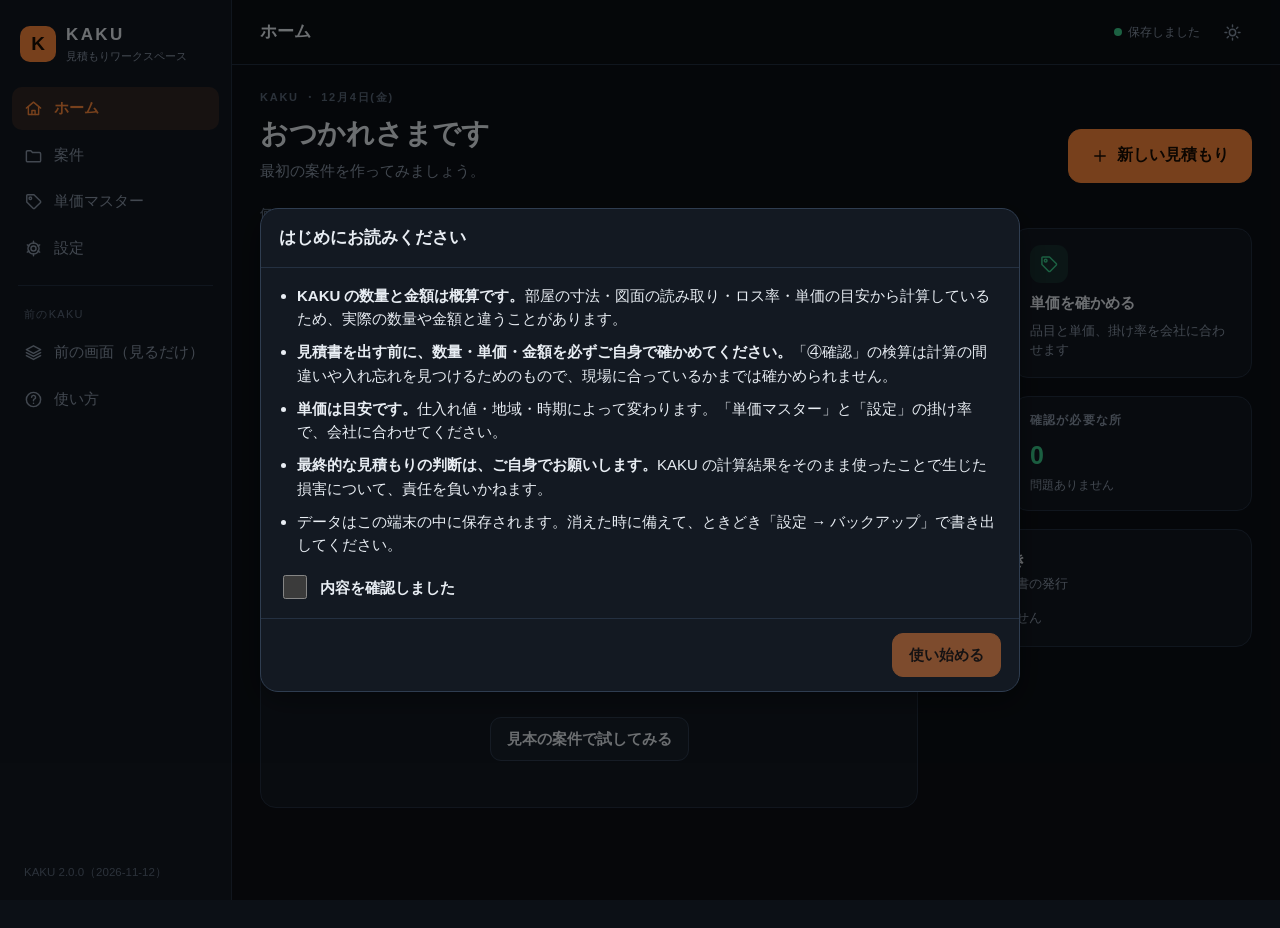
<file: index.html>
<!doctype html>
<html lang="ja" data-theme="dark">
<head>
<meta charset="utf-8">
<meta name="viewport" content="width=device-width,initial-scale=1,viewport-fit=cover">
<meta name="theme-color" content="#0c1016">
<meta name="apple-mobile-web-app-capable" content="yes">
<meta name="mobile-web-app-capable" content="yes">
<meta name="apple-mobile-web-app-status-bar-style" content="black-translucent">
<meta name="apple-mobile-web-app-title" content="KAKU">
<title>KAKU | 見積もりワークスペース</title>
<link rel="manifest" href="./manifest.json">
<link rel="icon" href="./icon-192.png">
<link rel="apple-touch-icon" href="./icon-192.png">
<link rel="stylesheet" href="./css/app.css">
<script>
  /* 画面が出る前に明るさを合わせる（ちらつき防止）。正式な設定は保存場所から読む */
  try { var t = localStorage.getItem('kaku2-theme'); if (t) document.documentElement.dataset.theme = t; } catch (e) {}
</script>
</head>
<body>
<div class="shell">
  <aside class="side" id="side"></aside>
  <div class="main">
    <header class="top" id="top"></header>
    <main class="content" id="view"><div class="empty">読み込んでいます…</div></main>
  </div>
</div>
<nav class="bottom" id="bottom"></nav>
<div id="print"></div>
<noscript>KAKU を使うには JavaScript を有効にしてください。</noscript>
<script type="module" src="./js/main.js"></script>
</body>
</html>
</file>
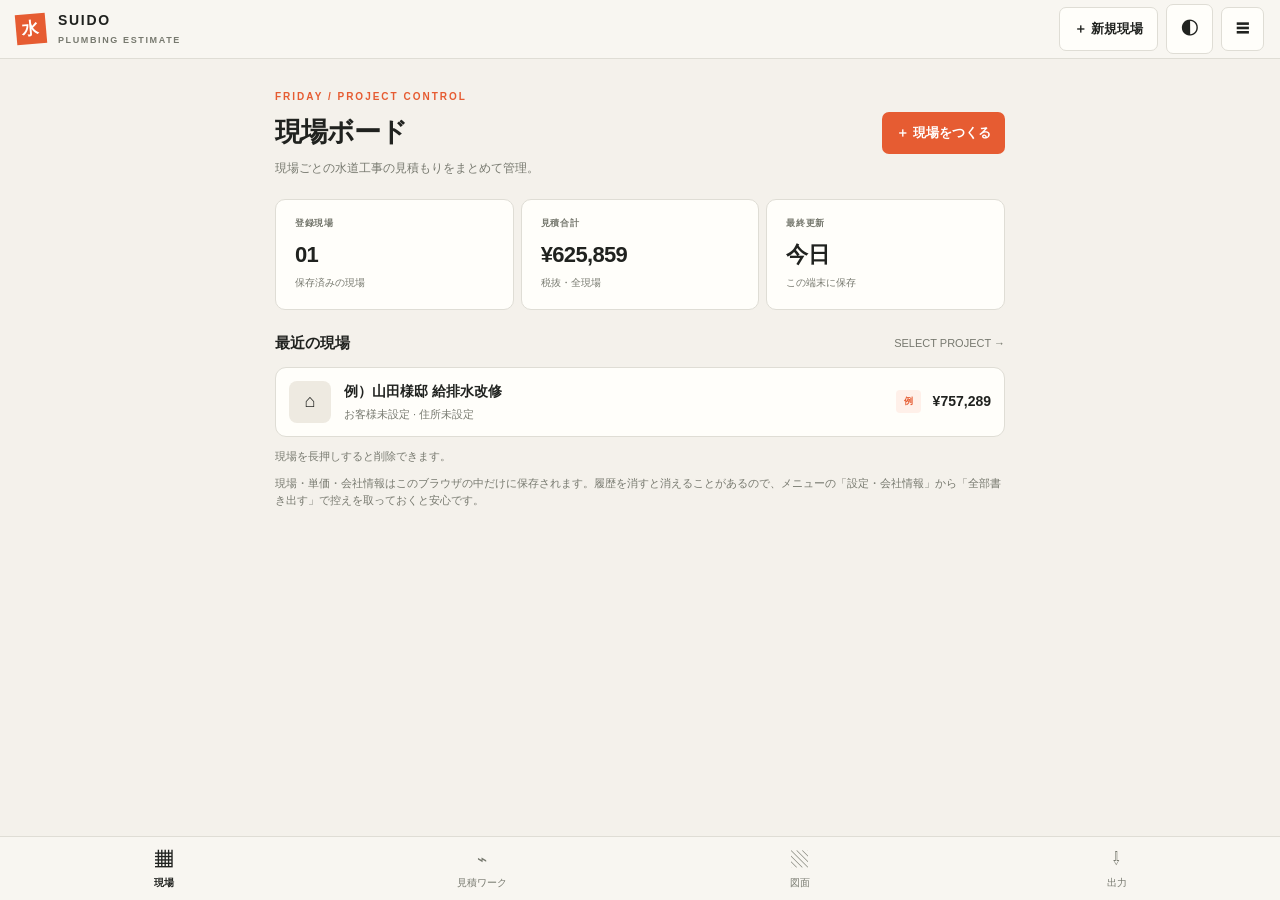
<file: suido/index.html>
<!doctype html><html lang="ja"><head><meta charset="utf-8"><meta name="viewport" content="width=device-width,initial-scale=1,maximum-scale=1,viewport-fit=cover">
<style>:root{color-scheme:light;padding-top:env(safe-area-inset-top,0px);padding-bottom:env(safe-area-inset-bottom,0px)}body{margin:0;font:14px system-ui,sans-serif;-webkit-text-size-adjust:100%}img{max-width:100%}[hidden]{display:none!important}</style>
</head><body>
<title>水道概算</title>
<link rel="manifest" href="manifest.json"><link rel="apple-touch-icon" href="icon-192.png"><meta name="theme-color" content="#f8f6f1"><meta name="apple-mobile-web-app-capable" content="yes"><meta name="apple-mobile-web-app-title" content="水道概算">
<meta name="claude:viewport-fit-sides" content="cover">
<style>
/* Layout: one phone-width column — rooms you measure on site, then the take-off by trade, then the total like the foot of an estimate sheet */
:root{
  --bg:#f2f1ee; --card:#ffffff; --fg:#22211f; --muted:#6d6a63; --line:#dedbd4;
  --ink:#1f4f66; --ink-soft:#e2edf2; --shu:#b7322c; --shu-soft:#f7e3e1;
  --f-display:"Dela Gothic One","Hiragino Sans","Noto Sans JP",sans-serif;
  --f-body:"Zen Kaku Gothic New","Hiragino Sans","Noto Sans JP",system-ui,sans-serif;
  --f-mono:"IBM Plex Mono",ui-monospace,"SF Mono",Menlo,monospace;
}
@media (prefers-color-scheme:dark){:root:not([data-theme="light"]){
  --bg:#141619; --card:#1d2024; --fg:#ebe9e4; --muted:#9c9890; --line:#30343a;
  --ink:#7fc0dd; --ink-soft:#1c3340; --shu:#f07a6f; --shu-soft:#3a1f1d; color-scheme:dark}}
:root[data-theme="dark"]{
  --bg:#141619; --card:#1d2024; --fg:#ebe9e4; --muted:#9c9890; --line:#30343a;
  --ink:#7fc0dd; --ink-soft:#1c3340; --shu:#f07a6f; --shu-soft:#3a1f1d; color-scheme:dark}
*{box-sizing:border-box}
body{background:var(--bg);color:var(--fg);font-family:var(--f-body);font-size:15px;line-height:1.6}
.wrap{max-width:600px;margin:0 auto;padding-block:20px 56px;padding-left:max(16px,env(safe-area-inset-left,0px));padding-right:max(16px,env(safe-area-inset-right,0px));display:flex;flex-direction:column;gap:20px}
h1{font-family:var(--f-display);font-size:24px;margin:0;letter-spacing:.02em}
.lead{margin:2px 0 0;color:var(--muted);font-size:13px}
h2{font-size:15px;margin:0 0 8px;font-weight:700;display:flex;align-items:center;justify-content:space-between;gap:8px}
.num{font-family:var(--f-mono);font-variant-numeric:tabular-nums}
button{font:inherit;color:inherit;cursor:pointer}
button:focus-visible,input:focus-visible,select:focus-visible{outline:2px solid var(--ink);outline-offset:2px}
input,select{font:inherit;font-size:16px;color:var(--fg);background:var(--bg);border:1px solid var(--line);border-radius:9px;padding:8px 9px;width:100%;min-width:0}
input[type=number]{font-family:var(--f-mono);text-align:right}

.total-card{background:var(--card);border:1px solid var(--line);border-radius:14px;padding:16px 18px;display:flex;flex-direction:column;gap:4px}
.total-card .label{font-size:12px;color:var(--muted);letter-spacing:.08em}
.big{font-family:var(--f-display);font-size:38px;line-height:1.1;color:var(--shu)}
.big small{font-size:16px;margin-left:4px}
.total-card .meta{font-size:12px;color:var(--muted)}

.room{background:var(--card);border:1px solid var(--line);border-radius:14px;padding:14px;display:flex;flex-direction:column;gap:10px}
.room-top{display:flex;gap:8px;align-items:center}
.room-top input{font-weight:700;font-family:var(--f-body);text-align:left}
.rm{border:1px solid var(--line);background:transparent;border-radius:9px;padding:8px 10px;color:var(--muted);font-size:13px;white-space:nowrap}
.rm.armed{background:var(--shu-soft);color:var(--shu);border-color:var(--shu)}
.dims{display:grid;grid-template-columns:repeat(3,1fr);gap:8px}
.dims2{display:grid;grid-template-columns:repeat(3,1fr);gap:8px}
.f{display:flex;flex-direction:column;gap:3px;min-width:0}
.f label{font-size:11px;color:var(--muted)}
.room-calc{display:flex;flex-wrap:wrap;gap:6px 14px;font-size:12px;color:var(--muted);border-top:1px dashed var(--line);padding-top:8px}
.room-calc b{color:var(--fg);font-family:var(--f-mono);font-weight:600}
.example{font-size:10px;background:var(--ink-soft);color:var(--ink);border-radius:4px;padding:1px 6px;font-weight:500}
.keep{display:flex;flex-direction:column;gap:6px;background:var(--bg);border-radius:10px;padding:10px}
.keep-title{font-size:12px;font-weight:700;color:var(--ink)}
.keep-row{display:grid;grid-template-columns:1fr 1fr;gap:8px}
.kin{display:flex;gap:6px}
.kin input{background:var(--card)}
.all{border:1px solid var(--line);background:var(--card);border-radius:9px;padding:0 10px;font-size:12px;color:var(--ink);white-space:nowrap}
.add{border:1px dashed var(--ink);background:transparent;color:var(--ink);border-radius:12px;padding:12px;font-weight:700}

.sheet{background:var(--card);border:1px solid var(--line);border-radius:14px;overflow:hidden}
.grp{padding:8px 14px;background:var(--ink-soft);color:var(--ink);font-size:12px;font-weight:700;letter-spacing:.06em}
.line{display:grid;grid-template-columns:22px 1fr auto;gap:4px 10px;padding:10px 14px;border-top:1px solid var(--line);align-items:center}
.line.off{opacity:.45}
.line input[type=checkbox]{width:18px;height:18px;padding:0;accent-color:var(--ink)}
.line .nm{font-weight:500;min-width:0}
.line .nm small{display:block;color:var(--muted);font-size:11px;font-family:var(--f-mono)}
.line .amt{font-family:var(--f-mono);font-weight:600;text-align:right}
.line .price{grid-column:2/4;display:flex;align-items:center;gap:6px;font-size:12px;color:var(--muted)}
.line .price input{width:90px;padding:5px 7px;font-size:14px}
.lump{display:grid;grid-template-columns:1fr auto 28px;gap:8px;padding:8px 14px;border-top:1px solid var(--line);align-items:center}
.lump .ln{font-family:var(--f-body);text-align:left;padding:6px 8px;font-size:14px}
.lamt{display:flex;align-items:center;gap:4px;font-size:12px;color:var(--muted)}
.lamt input{width:100px;padding:6px 7px;font-size:14px}
.lx{width:28px;height:28px;border:0;background:transparent;color:var(--muted);font-size:16px;border-radius:8px}
.ladd{display:block;width:100%;border:0;border-top:1px solid var(--line);background:transparent;color:var(--ink);padding:10px;font-weight:700;font-size:14px}
.line .price{flex-wrap:wrap}
.line .price .qty{width:70px}
.foot{padding:12px 14px;border-top:2px solid var(--fg);display:flex;flex-direction:column;gap:6px}
.fr{display:flex;justify-content:space-between;align-items:center;gap:8px;font-size:14px}
.fr .num{font-weight:600}
.fr input{width:64px;padding:4px 6px;font-size:14px}
.fr.grand{font-size:17px;font-weight:700;color:var(--shu)}
.note{font-size:12px;color:var(--muted)}
.settings{background:var(--card);border:1px solid var(--line);border-radius:14px;padding:14px;display:grid;grid-template-columns:1fr 1fr;gap:10px}
.settings .note{grid-column:1/-1}
details summary{cursor:pointer;font-weight:700;font-size:15px;margin-bottom:8px}
.reset{border:1px solid var(--line);background:transparent;border-radius:9px;padding:8px 12px;font-size:13px;color:var(--muted)}
.ck{width:24px;height:24px;padding:0;border:2px solid var(--ink);border-radius:6px;background:var(--card);display:grid;place-items:center;touch-action:manipulation}
.ck[aria-checked="true"]{background:var(--ink)}
.ck[aria-checked="true"]::after{content:"";width:6px;height:11px;border:solid var(--card);border-width:0 2.5px 2.5px 0;transform:translateY(-1px) rotate(45deg)}
.line{grid-template-columns:24px 1fr auto}
.line .nm{cursor:pointer}
.both{display:flex;align-items:center;gap:10px;font-size:13px}
.both span{cursor:pointer}
.both .ml{cursor:pointer}
.netrow{display:flex;flex-wrap:wrap;align-items:center;gap:6px}
.netlabel{font-size:12px;color:var(--muted);margin-right:2px}
.netbtn{font-size:12px;text-decoration:none;color:var(--ink);border:1px solid var(--ink);border-radius:999px;padding:3px 10px}
.netadd{font-size:12px;border:1px dashed var(--line);background:transparent;border-radius:999px;padding:3px 10px;color:var(--fg)}
.sbox{position:relative}
.sbox input{padding-right:40px}
.sclear{position:absolute;right:6px;top:50%;transform:translateY(-50%);width:28px;height:28px;border:0;border-radius:50%;background:var(--line);color:var(--fg);font-size:16px;line-height:1;padding:0;display:grid;place-items:center}
.pcat.fold{display:flex;align-items:center;gap:10px;width:100%;border:0;border-bottom:1px solid var(--line);text-align:left;font-size:14px;letter-spacing:.02em;padding:12px max(16px,env(safe-area-inset-left,0px));cursor:pointer}
.pcat.fold .pm{flex:none;width:22px;height:22px;border-radius:6px;background:var(--card);color:var(--ink);display:grid;place-items:center;font-size:15px;font-weight:700}
.pcat.fold .fn{flex:1}
.pcat.fold .fc{font-size:11px;font-weight:500;color:var(--muted)}
.pcat.fold .fc b{color:var(--shu);font-weight:700}
.matsHead{display:flex;align-items:center;gap:10px;width:100%;text-align:left;background:var(--ink-soft);color:var(--ink);border:0;border-radius:10px;padding:10px 12px;font-weight:700;font-size:14px}
.matsHead .pm{flex:none;width:22px;height:22px;border-radius:6px;background:var(--card);display:grid;place-items:center;font-size:15px}
.matsHead .fn{flex:1}
.matsHead .fc{font-size:11px;font-weight:500;color:var(--muted)}
.errbar{position:fixed;left:0;right:0;top:0;z-index:80;display:flex;gap:10px;align-items:flex-start;background:var(--shu);color:#fff;
  padding:calc(10px + env(safe-area-inset-top,0px)) max(16px,env(safe-area-inset-right,0px)) 12px max(16px,env(safe-area-inset-left,0px));box-shadow:0 4px 16px rgba(0,0,0,.25)}
.errbar[hidden]{display:none!important}
.errtxt{flex:1;display:flex;flex-direction:column;gap:2px;font-size:13px;min-width:0}
.errtxt b{font-size:15px}
.errtxt small{opacity:.85;font-family:var(--f-mono);font-size:11px;word-break:break-all}
#errClose{flex:none;border:1px solid rgba(255,255,255,.7);background:transparent;color:#fff;border-radius:8px;padding:6px 10px;font-size:13px}
.topbar{display:flex;align-items:flex-start;gap:12px}
.menu-btn{flex:none;width:44px;height:44px;border-radius:12px;border:1px solid var(--line);background:var(--card);display:grid;place-items:center;padding:0}
.menu-btn span{display:block;width:18px;height:2px;background:var(--fg);border-radius:2px;box-shadow:0 6px 0 var(--fg),0 -6px 0 var(--fg)}
.warn{display:flex;align-items:center;justify-content:space-between;gap:10px;background:var(--shu-soft);color:var(--shu);border-radius:10px;padding:8px 12px;font-size:13px;font-weight:500}
.warn button{border:1px solid var(--shu);background:transparent;color:var(--shu);border-radius:8px;padding:4px 10px;font-size:12px;white-space:nowrap}
.mats{display:grid;grid-template-columns:1fr 1fr;gap:8px}
.mats .f.wide{grid-column:1/-1}
.pick{display:flex;align-items:center;justify-content:space-between;gap:6px;text-align:left;width:100%;min-width:0;background:var(--bg);border:1px solid var(--line);border-radius:9px;padding:7px 9px;font-size:14px}
.pick .pn{min-width:0;overflow:hidden;text-overflow:ellipsis;white-space:nowrap}
.pick .pn small{color:var(--muted);margin-left:4px;font-size:11px}
.pick .chev{color:var(--muted);flex:none}
.pick.none .pn{color:var(--muted)}
.line .amt.unset{color:var(--shu);font-family:var(--f-body);font-size:12px;font-weight:500}
.xline{display:grid;grid-template-columns:1fr auto 28px;gap:4px 10px;padding:10px 14px;border-top:1px solid var(--line);align-items:center}
.xline .nm{min-width:0;font-weight:500}
.xline .nm small{display:block;color:var(--muted);font-size:11px}
.xline .ctl{grid-column:1/3;display:flex;align-items:center;gap:6px;font-size:12px;color:var(--muted);flex-wrap:wrap}
.xline .ctl input{width:80px;padding:5px 7px;font-size:14px}
.xline .amt{font-family:var(--f-mono);font-weight:600;text-align:right}
.xline .amt.unset{color:var(--shu);font-family:var(--f-body);font-size:12px;font-weight:500}

.jobs{display:flex;gap:6px;overflow-x:auto;padding-bottom:4px;scrollbar-width:none}
.jobs::-webkit-scrollbar{display:none}
.job{flex:none;max-width:12em;overflow:hidden;text-overflow:ellipsis;white-space:nowrap;border:1px solid var(--line);background:var(--card);border-radius:10px;padding:7px 12px;font-size:13px}
.job[aria-pressed="true"]{background:var(--ink);border-color:var(--ink);color:var(--card);font-weight:700}
.job.new{border-style:dashed;color:var(--ink)}
.jobhead{display:flex;flex-direction:column;gap:8px}
.jobhead #jobName{font-family:var(--f-body);text-align:left;font-size:18px;font-weight:700;background:var(--card)}
.jobact{display:flex;gap:8px;flex-wrap:wrap}
.act.paper{flex:none;width:auto;padding:9px 8px;font-size:13px}
.totbar{position:fixed;left:0;right:0;bottom:0;z-index:40;background:var(--card);border-top:1px solid var(--line);box-shadow:0 -2px 10px rgba(0,0,0,.06);padding:8px max(14px,env(safe-area-inset-right,0px)) calc(8px + env(safe-area-inset-bottom,0px)) max(14px,env(safe-area-inset-left,0px))}
.tb-in{max-width:720px;margin:0 auto;display:flex;align-items:center;justify-content:space-between;gap:10px}
.tb-l{display:flex;flex-direction:column;min-width:0}
.tb-label{font-size:11px;color:var(--muted);letter-spacing:.06em}
.tb-meta{font-size:clamp(10px,2.8vw,12px);color:var(--muted);white-space:nowrap;overflow:hidden;text-overflow:ellipsis}
.tb-big{font-size:clamp(22px,6.5vw,28px);font-weight:700;font-variant-numeric:tabular-nums;white-space:nowrap;color:var(--shu,#c0392b)}
.tb-big small{font-size:13px;margin-left:2px}
.wrap{padding-bottom:calc(84px + env(safe-area-inset-bottom,0px))!important}
.impcard{border:1px solid var(--line);border-radius:12px;background:var(--card);padding:clamp(8px,2.5vw,12px);display:flex;flex-direction:column;gap:6px}
.improw{display:flex;gap:8px;align-items:center}
.redhint{color:#c62828;font-weight:700;font-size:clamp(11px,3.1vw,13px);margin:0;line-height:1.4}
@media (prefers-color-scheme: dark){.redhint{color:#ff6b6b}}
.qbtn{flex:none;width:32px;height:32px;border-radius:50%;border:2px solid currentColor;background:transparent;color:inherit;font-weight:700;font-size:15px;padding:0;line-height:1}
.impguide{border:1px solid var(--line);border-radius:8px;padding:4px 8px;font-size:clamp(11px,3.2vw,13px)}
.impguide table{border-collapse:collapse;width:100%}
.impguide td{padding:5px 4px;border-bottom:1px solid var(--line);vertical-align:top;text-align:left}
.impguide .gr{font-size:16px;font-weight:700;width:1.5em;text-align:center}
.filebtn{position:relative;flex:1;min-width:0;display:flex;align-items:center;justify-content:center;border-radius:10px;padding:9px 10px;font-weight:700;font-size:clamp(13px,3.6vw,15px);background:var(--ink);color:var(--card);cursor:pointer;white-space:nowrap}
.filebtn input{position:absolute;inset:0;opacity:0;cursor:pointer}
.impunit{display:flex;gap:6px;align-items:center;flex-wrap:wrap;font-size:12px}
.impunit select{width:auto;min-width:5em;padding:4px 8px;font-size:13px;flex:none}
.impunit label{font-size:12px;color:inherit}
.imprm{border:1px solid var(--line);border-radius:10px;padding:6px 8px;margin-top:6px;display:flex;flex-direction:column;gap:4px}
.imprm.off{opacity:.5}
.imptop{display:flex;gap:6px;align-items:center}
.imptop input{flex:1;min-width:0;font-weight:700;font-size:15px;text-align:left}
.impgrid{display:grid;grid-template-columns:repeat(auto-fit,minmax(min(30%,96px),1fr));gap:4px}
.impgrid label{font-size:10px}
.impgrid input{font-size:14px;padding:6px;min-width:0;width:100%}
.impreplace{display:flex;gap:6px;align-items:center;margin:6px 0;font-size:12px}
.rgtools{display:flex;flex-wrap:wrap;gap:6px 12px;align-items:center;font-size:12px;margin-top:4px}
.rgtools select,.rgtools input{width:auto;min-width:0;padding:4px 6px;font-size:13px}
.rgtools input[type=number]{width:4.5em}
.rgzoom{margin-left:auto;display:flex;gap:4px}.rgzoom button{width:36px;height:32px;border:1px solid var(--line);border-radius:8px;background:var(--card);font-size:16px}
.rgview{max-height:60vh;overflow:auto;border:1px solid var(--line);border-radius:8px;background:#fff;margin-top:6px;-webkit-overflow-scrolling:touch}
.rgview svg{display:block;height:auto}
.rgview line{stroke:#555;stroke-width:1;vector-effect:non-scaling-stroke}
.rgview .rgoff line{stroke:#bbb;stroke-dasharray:2 2}
.rgview .rgfill rect{fill:rgba(216,90,40,.42);stroke:none}
.rgview svg{cursor:pointer}
.rgview text{fill:#1f6fb2;font-weight:700;text-anchor:middle;dominant-baseline:middle;cursor:pointer;paint-order:stroke;stroke:#fff;stroke-width:3px;vector-effect:non-scaling-stroke}
.rgview text.on{fill:#b23b0e}
.rgsum{display:flex;justify-content:space-between;flex-wrap:wrap;gap:6px;font-size:13px;margin-top:6px}
.rgno{flex:none;min-width:1.8em;height:1.8em;border-radius:50%;background:#b23b0e;color:#fff;font-weight:700;font-size:12px;display:flex;align-items:center;justify-content:center}
.rggroups{margin-top:8px;font-size:12px}.rggroups summary{font-weight:700;padding:6px 0;cursor:pointer}
.rgg{display:flex;gap:6px;align-items:center;padding:4px 0;border-bottom:1px solid var(--line)}
.rgg .gn{flex:1;min-width:0;overflow:hidden;text-overflow:ellipsis;white-space:nowrap}.rgg .gl{font-variant-numeric:tabular-nums;white-space:nowrap}
.swp{display:inline-block;margin-left:6px;font-size:10px;font-weight:700;padding:0 5px;border-radius:4px;border:1px solid currentColor;opacity:.8}
.line .chg{color:var(--muted);font-weight:400}
.docbox{border:1px solid var(--line);border-radius:12px;background:var(--card);padding:4px 12px}
.docbox summary{font-size:13px;font-weight:700;padding:8px 0;cursor:pointer}
.docgrid{display:grid;grid-template-columns:1fr 1fr;gap:8px;padding-bottom:10px}
.docgrid .wide{grid-column:1/-1}
.docgrid input,.docgrid select,.docgrid textarea,.cogrid input,.cogrid textarea{font-family:var(--f-body);text-align:left;font-size:15px;width:100%;border:1px solid var(--line);border-radius:8px;padding:8px 10px;background:var(--bg,#fff);color:inherit}
.docgrid textarea,.cogrid textarea{min-height:64px;resize:vertical}
.cogrid{display:grid;grid-template-columns:1fr 1fr;gap:8px}
.cogrid .wide{grid-column:1/-1}
.act{border:1px solid var(--line);background:var(--card);border-radius:10px;padding:9px 12px;font-size:13px}
.act.strong{flex:1;background:var(--ink);border-color:var(--ink);color:var(--card);font-weight:700}
.act.armed{background:var(--shu-soft);color:var(--shu);border-color:var(--shu)}
.act:disabled{opacity:.6}
.overlay{position:fixed;inset:0;z-index:50;background:rgba(10,12,14,.45);display:flex}
.panel{background:var(--card);color:var(--fg);display:flex;flex-direction:column;width:100%;max-width:520px;height:100%;padding-top:env(safe-area-inset-top,0px);padding-bottom:env(safe-area-inset-bottom,0px)}
[hidden]{display:none!important}
.overlay[hidden]{display:none!important}
.overlay.sheet-mode{align-items:flex-end;justify-content:center}
.overlay.sheet-mode .panel{height:82%;border-radius:16px 16px 0 0;padding-top:0}
.ph{display:flex;align-items:center;gap:10px;padding:14px max(16px,env(safe-area-inset-left,0px)) 10px;border-bottom:1px solid var(--line)}
.ph h3{margin:0;font-size:16px;flex:1}
.close{border:1px solid var(--line);background:var(--bg);border-radius:10px;padding:6px 12px;font-size:14px}
.psearch{padding:10px max(16px,env(safe-area-inset-left,0px));display:flex;flex-direction:column;gap:8px;border-bottom:1px solid var(--line)}
.psearch input{font-family:var(--f-body);text-align:left}
.chiprow{display:flex;gap:6px;overflow-x:auto;padding-bottom:2px}
.chip{flex:none;border:1px solid var(--line);background:var(--bg);border-radius:999px;padding:4px 11px;font-size:12px}
.chip[aria-pressed="true"]{background:var(--ink);border-color:var(--ink);color:var(--card)}
.plist{flex:1;overflow-y:auto;-webkit-overflow-scrolling:touch}
.pcat{position:sticky;top:0;background:var(--ink-soft);color:var(--ink);font-size:11px;font-weight:700;letter-spacing:.06em;padding:6px max(16px,env(safe-area-inset-left,0px))}
.popt{display:flex;flex-direction:column;align-items:flex-start;gap:1px;width:100%;text-align:left;border:0;border-bottom:1px solid var(--line);background:transparent;padding:11px max(16px,env(safe-area-inset-left,0px))}
.popt small{color:var(--muted);font-size:12px}
.popt.cur{background:var(--ink-soft)}
.mrow{display:grid;grid-template-columns:1fr auto;gap:2px 10px;align-items:center;padding:10px max(16px,env(safe-area-inset-left,0px));border-bottom:1px solid var(--line)}
.mrow .nm{min-width:0;font-size:14px;font-weight:500}
.mrow .nm small{display:block;color:var(--muted);font-size:11px;font-weight:400}
.mrow .pin{display:flex;align-items:center;gap:4px;font-size:11px;color:var(--muted)}
.mrow .pin input{width:96px;padding:6px 7px;font-size:15px}
.mrow .del{grid-column:1/-1;justify-self:start;border:0;background:transparent;color:var(--shu);font-size:12px;padding:0}
.mrow.unset .pin input{border-color:var(--shu)}
.tag{display:inline-block;margin-left:6px;font-size:10px;background:var(--ink-soft);color:var(--ink);border-radius:4px;padding:0 5px}
.tag.est{background:var(--shu-soft);color:var(--shu)}
.msec{padding:14px max(16px,env(safe-area-inset-left,0px));display:flex;flex-direction:column;gap:10px;border-bottom:1px solid var(--line)}
.msec h4{margin:0;font-size:14px}
.g2{display:grid;grid-template-columns:1fr 1fr;gap:8px}
.primary{background:var(--ink);color:var(--card);border:0;border-radius:10px;padding:10px;font-weight:700}
.empty-list{padding:24px 16px;color:var(--muted);font-size:13px;text-align:center}
</style>
<style>
/* 水道概算の追加分 */
.seg{display:flex;border:1px solid var(--line);border-radius:9px;overflow:hidden}
.seg button{flex:1;border:0;background:var(--bg);padding:7px 4px;font-size:13px;white-space:nowrap}
.seg button[aria-pressed="true"]{background:var(--ink);color:var(--card);font-weight:700}
.sysbadge{flex:none;font-size:12px;font-weight:700;border-radius:6px;padding:3px 8px;color:#fff}
.sys-w{background:#2f7fc1}.sys-h{background:#d0573e}.sys-d{background:#6b6f76}.sys-v{background:#8a7a5c}.sys-r{background:#3c9a8c}
.run{border-left:5px solid var(--line)}
.run.s-w{border-left-color:#2f7fc1}.run.s-h{border-left-color:#d0573e}.run.s-d{border-left-color:#6b6f76}.run.s-v{border-left-color:#8a7a5c}.run.s-r{border-left-color:#3c9a8c}
.g3{display:grid;grid-template-columns:repeat(3,1fr);gap:8px}
.chk{display:flex;flex-wrap:wrap;gap:8px 16px}
.quick{display:flex;flex-wrap:wrap;gap:6px}
.quick button{border:1px solid var(--ink);color:var(--ink);background:transparent;border-radius:999px;padding:5px 12px;font-size:13px}
.line .price .auto{font-size:11px;color:var(--ink);border:0;background:transparent;padding:0 2px;text-decoration:underline}
.line .nm .rn{display:block;color:var(--muted);font-size:11px;font-family:var(--f-body)}
.intro{background:var(--ink-soft);color:var(--ink);border-radius:12px;padding:10px 12px;font-size:13px;display:flex;gap:10px;align-items:flex-start;justify-content:space-between}
.intro button{flex:none;border:1px solid var(--ink);background:transparent;color:var(--ink);border-radius:8px;padding:4px 10px;font-size:12px}
.jf{display:grid;grid-template-columns:1fr 1fr 1fr;gap:6px}
.jf .f label{font-size:10px}
.cadd{display:grid;grid-template-columns:1fr 1fr;gap:8px}
.cadd .wide{grid-column:1/-1}

/* ===== KAKUと同じ見た目（水道版） ===== */
:root,:root:not([data-theme="light"]),:root[data-theme="dark"]{
  --bg:#f4f1eb;--card:#fffefa;--fg:#20221f;--muted:#77796f;--line:#dfddd5;
  --ink:#20221f;--ink-soft:#efebe3;--shu:#e65c32;--shu-soft:#fff0e9;--green:#496b58;
  --f-display:-apple-system,BlinkMacSystemFont,"Hiragino Kaku Gothic ProN","Hiragino Sans",Meiryo,sans-serif;
  --f-body:-apple-system,BlinkMacSystemFont,"Hiragino Kaku Gothic ProN","Hiragino Sans",Meiryo,sans-serif;
  --f-mono:-apple-system,BlinkMacSystemFont,"Hiragino Kaku Gothic ProN",sans-serif;color-scheme:light}
body{background:var(--bg);color:var(--fg);font-size:14px;line-height:1.5}
.top{height:58px;padding:0 16px;padding-top:env(safe-area-inset-top,0px);box-sizing:content-box;display:flex;align-items:center;justify-content:space-between;border-bottom:1px solid var(--line);background:#f8f6f1;position:sticky;top:0;z-index:30}
.brand{display:flex;align-items:center;gap:12px;font-weight:850;letter-spacing:.12em}
.mark{width:30px;height:30px;background:var(--shu);color:#fff;display:grid;place-items:center;font-size:17px;font-weight:900;transform:rotate(-5deg)}
.brand small{display:block;color:var(--muted);font-size:9px;letter-spacing:.18em;font-weight:600;margin-top:3px}
.topright{display:flex;align-items:center;gap:8px}
.btn{border:0;border-radius:7px;padding:11px 14px;background:var(--ink);color:#fff;font-weight:750;font-size:13px;white-space:nowrap}
.btn.orange{background:var(--shu)}.btn.light{background:var(--card);color:var(--ink);border:1px solid var(--line)}.btn.ghost{background:transparent;color:var(--muted);padding:8px}
.app{max-width:760px;margin:0 auto;padding:22px max(15px,env(safe-area-inset-left,0px)) calc(150px + env(safe-area-inset-bottom,0px)) max(15px,env(safe-area-inset-right,0px))}
.eyebrow{font-size:10px;letter-spacing:.2em;color:var(--shu);font-weight:850}
.headline{display:flex;justify-content:space-between;align-items:flex-start;gap:14px;margin:8px 0 22px}
.headline h1,.workhead h1{font-family:var(--f-body);font-size:27px;letter-spacing:-.04em;margin:0;font-weight:850}
.workhead h1{font-size:24px;margin:4px 0 2px;word-break:break-all}
.sub{color:var(--muted);font-size:12px;margin-top:6px}
.stats{display:grid;grid-template-columns:repeat(3,1fr);gap:7px;margin-bottom:22px}
.stat{background:var(--card);border:1px solid var(--line);border-radius:10px;padding:12px}
.stat label{display:block;color:var(--muted);font-size:9px;font-weight:700;letter-spacing:.08em}
.stat strong{display:block;font-size:18px;margin-top:8px;letter-spacing:-.03em;word-break:break-all}
.stat small{color:var(--muted);font-size:10px}
.sectionhead{display:flex;justify-content:space-between;align-items:center;gap:8px;margin:0 0 12px}
.sectionhead h2{font-size:15px;margin:0;font-weight:850;display:block}
.sectionhead h2 .note{font-weight:500;margin-left:4px}
.dash .sectionhead{margin-top:6px}
.project{background:var(--card);border:1px solid var(--line);border-radius:11px;padding:13px;display:flex;align-items:center;justify-content:space-between;gap:12px;margin-bottom:9px;cursor:pointer;-webkit-touch-callout:none;-webkit-user-select:none;user-select:none;transition:transform .15s,box-shadow .15s}
.project.pressing{transform:scale(.97);box-shadow:0 0 0 2px var(--shu) inset}
.project-left{display:flex;align-items:center;gap:13px;min-width:0}
.project-icon{flex:none;width:42px;height:42px;border-radius:8px;background:#eeeae1;display:grid;place-items:center;font-size:18px}
.project h3{font-size:14px;margin:0 0 4px;overflow:hidden;text-overflow:ellipsis;white-space:nowrap}
.project p{margin:0;color:var(--muted);font-size:11px}
.pright{display:flex;align-items:center;gap:12px;flex:none}
.ptag{font-size:9px;background:#edf1e9;color:var(--green);padding:5px 8px;border-radius:4px;font-weight:800}
.ptag.ex{background:var(--shu-soft);color:var(--shu)}
.money{font-weight:850;font-size:14px;white-space:nowrap}
.mini{font-size:11px;color:var(--muted)}
.workspace{display:none}.workspace.show{display:block}.dash.hide{display:none}
.back{border:0;background:none;padding:0;color:var(--muted);font-size:12px;font-weight:700;margin-bottom:14px}
.workhead{margin-bottom:12px}
.tabs{display:flex;gap:2px;border-bottom:1px solid var(--line);margin:12px 0 16px;overflow-x:auto;scrollbar-width:none;position:sticky;top:calc(58px + env(safe-area-inset-top,0px));background:var(--bg);z-index:20}
.tabs::-webkit-scrollbar{display:none}
.tab{border:0;background:none;padding:12px 13px;color:var(--muted);font-size:13px;font-weight:750;white-space:nowrap;border-bottom:2px solid transparent}
.tab.on{color:var(--shu);border-color:var(--shu)}
.tpanel{display:none}.tpanel.on{display:block}
.card{background:var(--card);border:1px solid var(--line);border-radius:10px;padding:16px;margin-bottom:13px}
.card>.note{margin:8px 0 0}
.stack{display:flex;flex-direction:column;gap:12px}
.room{background:#fff;border-radius:9px;border:1px solid var(--line)}
.add{display:block;width:100%;margin-top:12px;border:1px dashed #c8c4b9;background:#faf9f5;color:var(--ink);border-radius:9px;padding:13px;font-weight:750}
input,select{background:#fff;border-radius:6px}
.seg button[aria-pressed="true"]{background:var(--ink)}
.quick{display:flex;flex-wrap:wrap;gap:6px;margin-bottom:6px}
.quick button{border:1px solid var(--line);color:var(--ink);background:#fff;border-radius:999px;padding:7px 12px;font-size:13px;font-weight:650}
#quickSpecial button{border-color:var(--shu);color:var(--shu);background:var(--shu-soft)}
.grp{background:var(--ink-soft);color:var(--ink)}
.intro{background:var(--shu-soft);color:var(--fg);margin-bottom:10px}
.intro button{border-color:var(--shu);color:var(--shu)}
.warn{margin-bottom:10px}
.jobhead{display:flex;flex-direction:column;gap:10px}
.jobhead #jobName{font-size:17px;font-weight:700}
.act.strong{background:var(--shu);border-color:var(--shu);color:#fff}
.docbox{border:0;padding:0;background:transparent}
.mobilebar{display:flex;position:fixed;bottom:0;left:0;right:0;background:#f8f6f1;border-top:1px solid var(--line);justify-content:space-around;padding:9px 5px calc(9px + env(safe-area-inset-bottom,0px));z-index:35}
.mobilebar button{border:0;background:none;color:var(--muted);font-size:10px;display:grid;gap:3px;justify-items:center;min-width:60px}
.mobilebar button.on{color:var(--ink);font-weight:800}
.mobilebar span{font-size:17px}
.totbar{position:fixed;left:12px;right:12px;bottom:calc(64px + env(safe-area-inset-bottom,0px));z-index:34;background:var(--ink);color:#fff;border-radius:12px;padding:10px 14px;display:flex;align-items:center;justify-content:space-between;gap:10px;box-shadow:0 10px 26px #20221f40;border:0;max-width:736px;margin:0 auto;cursor:pointer}
.totbar[hidden]{display:none!important}
.tb-l{display:flex;align-items:baseline;gap:10px;min-width:0;flex-direction:row}
.tb-label{font-size:11px;color:#b9bbb2;letter-spacing:.04em;white-space:nowrap}
.tb-big{font-size:22px;font-weight:850;color:#fff;letter-spacing:-.02em;white-space:nowrap}
.tb-big small{font-size:12px;margin-left:2px;color:#d4d5ce}
.tb-meta{font-size:11px;color:#d4d5ce;white-space:nowrap;overflow:hidden;text-overflow:ellipsis}
.toast{position:fixed;bottom:calc(130px + env(safe-area-inset-bottom,0px));left:50%;transform:translateX(-50%);background:#20221f;color:#fff;padding:11px 18px;border-radius:30px;font-size:12px;z-index:90;opacity:0;pointer-events:none;transition:.2s;max-width:86vw;text-align:center}
.toast.show{opacity:1}
.overlay#askBox{align-items:center;justify-content:center;z-index:95}
.askin{background:var(--card);border-radius:12px;padding:18px;width:min(340px,88vw);display:flex;flex-direction:column;gap:14px}
.askin p{margin:0;font-size:14px;line-height:1.6;white-space:pre-line}
.askbtn{display:flex;gap:8px;justify-content:flex-end}
.lenrow{display:flex;gap:6px;align-items:flex-end}
.lenrow .f{flex:1}
.measure{flex:none;border:1px solid var(--line);background:#faf9f5;border-radius:6px;padding:8px 10px;font-size:12px;font-weight:700;color:var(--ink);white-space:nowrap}
.layers{display:flex;flex-direction:column;gap:6px}
.layers .lt{font-size:11px;color:var(--muted)}
.lay{display:grid;grid-template-columns:1fr auto;gap:6px;align-items:center}
.laddb{align-self:flex-start;border:0;background:none;color:var(--muted);font-size:12px;font-weight:700;padding:4px 0}
.hchk{display:flex;flex-wrap:wrap;gap:8px 16px}
/* なぞって長さ */
.trbar{display:flex;flex-wrap:wrap;gap:6px;align-items:center;margin:8px 0}
.trview{position:relative;overflow:auto;max-height:62vh;border:1px solid var(--line);border-radius:8px;background:#e9e6de;-webkit-overflow-scrolling:touch;touch-action:pan-x pan-y}
.trview svg{display:block}
.trhint{font-size:13px;font-weight:700;margin:6px 0}
.trlen{font-size:22px;font-weight:850}
.trfile{position:relative;display:inline-flex;align-items:center;justify-content:center;border:1px dashed #c8c4b9;border-radius:10px;padding:28px 14px;background:#faf9f5;text-align:center;width:100%;flex-direction:column;gap:4px}
.trfile input{position:absolute;inset:0;opacity:0}
.trrow{display:grid;grid-template-columns:1fr auto auto;gap:8px;align-items:center;padding:8px 0;border-top:1px solid var(--line);font-size:13px}
.helpsec{border-bottom:1px solid var(--line);padding:4px 0}.helpsec summary{font-weight:700;padding:10px 0;cursor:pointer}.helpsec p{margin:0 0 10px;font-size:13px;line-height:1.7}
@media(min-width:761px){.app{padding-top:30px}.stat{padding:17px 19px}.stat strong{font-size:22px}}
.jobact .act{white-space:nowrap}
.estmark{margin-left:6px;font-size:10px;font-weight:700;color:var(--shu);background:var(--shu-soft);border-radius:4px;padding:1px 5px}
.tb-l{gap:8px}.tb-meta{max-width:42%;font-size:10px}
@media(max-width:400px){.tb-big{font-size:20px}}

/* 合計バー：原価と見積金額の2段、利益%をその場で変える */
.totbar{flex-direction:column;align-items:stretch;gap:4px;padding:9px 12px 8px;cursor:default}
.tb-row{display:flex;align-items:center;justify-content:space-between;gap:8px}
.tb-cost{font-size:12px;color:#d4d5ce;border-bottom:1px solid #ffffff22;padding-bottom:5px;cursor:pointer}
.tb-cv{font-weight:750;color:#fff;font-size:14px}.tb-cv small{font-size:11px;color:#d4d5ce;margin-left:2px}
.tb-main .tb-l{display:flex;flex-direction:column;gap:0;cursor:pointer;min-width:0}
.tb-main .tb-label{font-size:10px}
.mk{display:flex;align-items:center;gap:4px;flex:none;background:#ffffff14;border-radius:9px;padding:3px}
.mkb{width:34px;height:34px;border:0;border-radius:7px;background:#ffffff22;color:#fff;font-size:18px;font-weight:700;padding:0}
.mkl{display:flex;align-items:center;gap:3px;font-size:11px;color:#d4d5ce;font-weight:700}
.mkl input{width:46px;padding:5px 4px;font-size:16px;font-weight:800;text-align:center;border:0;border-radius:6px;background:#fff;color:#20221f}
.tb-meta{max-width:none;font-size:10px;color:#b9bbb2;cursor:pointer}
.app{padding-bottom:calc(200px + env(safe-area-inset-bottom,0px))}
.toast{bottom:calc(180px + env(safe-area-inset-bottom,0px))}
.foot .fr.cost{color:var(--muted);font-size:13px}
/* CAD図面から器具を数える */
.cadview{border:1px solid #e3dfd5;border-radius:10px;background:#fff;overflow:auto;max-height:62vh;margin:6px 0;-webkit-overflow-scrolling:touch}
.cadview svg{display:block;height:auto;max-width:none}
.cadsel{display:flex;gap:8px;align-items:center;margin:8px 0}.cadsel select{flex:1}
.cadtbl{width:100%;border-collapse:collapse;margin-top:6px}.cadtbl td{padding:7px 4px;border-bottom:1px solid #eee9de}.cadtbl td.num{text-align:right;font-weight:700}
.cadsw{display:inline-block;width:10px;height:10px;border-radius:3px;margin-right:6px;vertical-align:-1px}
p.note.warn{color:#a34a17}
.cadtbl select{font-size:14px;padding:6px 4px;max-width:100%}
</style>
<style id="suido-theme">html[data-sk=dark] #errClose{border:1px solid rgba(42,52,70,0.7)!important}html[data-sk=dark] .rgview{background:#151b27!important}html[data-sk=dark] .rgview line{stroke:#556074!important}html[data-sk=dark] .rgview .rgoff line{stroke:#2a3446!important}html[data-sk=dark] .rgview .rgfill rect{fill:rgba(47,127,245,0.42)!important}html[data-sk=dark] .rgview text{stroke:#2a3446!important}html[data-sk=dark] .docgrid input,html[data-sk=dark] .docgrid select,html[data-sk=dark] .docgrid textarea,html[data-sk=dark] .cogrid input,html[data-sk=dark] .cogrid textarea{background:var(--bg,#151b27)!important}html[data-sk=dark] .overlay{background:rgba(7,10,16,0.45)!important}html[data-sk=dark] .sys-h{background:#2f7ff5!important}html[data-sk=dark] .run.s-h{border-left-color:#2f7ff5!important}html[data-sk=dark] .run.s-d{border-left-color:#556074!important}html[data-sk=dark] .run.s-v{border-left-color:#556074!important}html[data-sk=dark] .top{background:#1b2331!important}html[data-sk=dark] .project-icon{background:#1b2331!important}html[data-sk=dark] .ptag{background:#1b2331!important}html[data-sk=dark] .room{background:#151b27!important}html[data-sk=dark] .add{border:1px dashed #2a3446!important;background:#151b27!important}html[data-sk=dark] input,html[data-sk=dark] select{background:#151b27!important}html[data-sk=dark] .quick button{background:#151b27!important}html[data-sk=dark] .mobilebar{background:#1b2331!important}html[data-sk=dark] .toast{background:#070a10!important}html[data-sk=dark] .measure{background:#151b27!important}html[data-sk=dark] .trview{background:#1b2331!important}html[data-sk=dark] .trfile{border:1px dashed #2a3446!important;background:#151b27!important}html[data-sk=dark] .tb-cost{border-bottom:1px solid rgba(42,52,70,0.133)!important}html[data-sk=dark] .mk{background:rgba(21,27,39,0.078)!important}html[data-sk=dark] .mkb{background:rgba(21,27,39,0.133)!important}html[data-sk=dark] .mkl input{background:#151b27!important;color:#e7ecf4!important}html[data-sk=dark] .cadview{border:1px solid #2a3446!important;background:#151b27!important}html[data-sk=dark] .cadtbl td{border-bottom:1px solid #2a3446!important}/* ---- 暗い画面（KAKUの暗い画面と同じ色） ---- */
html:root[data-sk=dark]{--bg:#0d1119;--card:#151b27;--fg:#e7ecf4;--muted:#98a3b3;--line:#2a3446;--ink:#e7ecf4;--ink-soft:#1b2331;--shu:#2f7ff5;--shu-soft:#16233a;--green:#5fbf8f;color-scheme:dark;background:#0d1119}
html[data-sk=dark] body{background:radial-gradient(1200px 600px at 20% -10%,#14203a 0,#0d1119 60%) fixed,#0d1119!important;color:#e7ecf4}
html[data-sk=dark] .top{background:rgba(13,17,25,.86)!important;backdrop-filter:blur(12px);-webkit-backdrop-filter:blur(12px)}
html[data-sk=dark] .mark{background:linear-gradient(135deg,#2f7ff5,#5cc8ff)!important;box-shadow:0 0 18px #2f7ff566}
html[data-sk=dark] .btn.orange{background:linear-gradient(180deg,#3b8bff,#1f6fe8)!important;border-color:#3b8bff!important;color:#fff!important;box-shadow:0 6px 18px #2f7ff540}
html[data-sk=dark] .btn.light,html[data-sk=dark] .btn.ghost{background:#1b2331!important;color:#e7ecf4!important;border-color:#2a3446!important}
html[data-sk=dark] input,html[data-sk=dark] select,html[data-sk=dark] textarea{background:#151b27!important;color:#e7ecf4!important;border-color:#2a3446!important}
html[data-sk=dark] .cadview{background-color:#0a0e15!important;background-image:linear-gradient(#ffffff08 1px,transparent 1px),linear-gradient(90deg,#ffffff08 1px,transparent 1px);background-size:22px 22px;border-color:#2a3446!important}
html[data-sk=dark] .cadview svg>path{stroke:#cfd7e3!important}
html[data-sk=dark] .cadview svg g[data-fx] rect{filter:drop-shadow(0 0 2px currentColor)}
html[data-sk=dark] .cadview svg g[data-fx]{color:#ffc940}
.skbtn{font-size:17px}
/* 明るい画面で「黒い背景に白い文字」だった所：暗い画面では青か濃い紺にする */
html[data-sk=dark] .totbar{background:linear-gradient(180deg,#1a2740,#111a2b)!important;color:#fff!important;border:1px solid #2f4366!important;box-shadow:0 10px 30px #000a!important}
html[data-sk=dark] .chip[aria-pressed="true"],html[data-sk=dark] .seg button[aria-pressed="true"],html[data-sk=dark] .job[aria-pressed="true"],html[data-sk=dark] .ck[aria-checked="true"],html[data-sk=dark] .act.strong,html[data-sk=dark] .primary{background:#2f7ff5!important;color:#fff!important;border-color:#2f7ff5!important}
html[data-sk=dark] .btn,html[data-sk=dark] .filebtn{background:#26324a;color:#fff;border-color:#33425f}
html[data-sk=dark] .menu-btn span{background:#e7ecf4}
/* ---- iPhoneを横にした時：上の帯・合計・下のボタンを小さくして、中身を広く ---- */
@media (max-height:500px) and (orientation:landscape){
  .top{height:42px!important}.topright .btn{padding:5px 10px!important;min-height:0!important}.brand small{display:none}.mark{width:26px;height:26px;font-size:15px}
  .tabs{top:calc(42px + env(safe-area-inset-top,0px))!important;margin:6px 0 10px!important}
  .app{max-width:none!important;padding-top:12px!important;padding-bottom:calc(110px + env(safe-area-inset-bottom,0px))!important}
  .mobilebar{padding:4px max(5px,env(safe-area-inset-right,0px)) calc(3px + env(safe-area-inset-bottom,0px)) max(5px,env(safe-area-inset-left,0px))!important}.mobilebar span{font-size:15px!important}
  .totbar{left:auto!important;right:max(12px,env(safe-area-inset-right,0px))!important;width:min(560px,70vw);margin:0!important;bottom:calc(46px + env(safe-area-inset-bottom,0px))!important;padding:5px 12px!important;gap:0!important}
  .totbar .tb-cost,.totbar .tb-meta{display:none!important}
  .totbar .tb-big{font-size:20px!important}
  .cadview{max-height:calc(100vh - 150px)!important}
}
</style>
<script>
/* 画面の明るさ（自動・暗い・明るい）。iPhoneの設定に合わせるのが最初の設定 */
(function(){const K='suido-theme';const get=()=>{try{return localStorage.getItem(K)||'auto'}catch(e){return'auto'}};
  const L={auto:'iPhoneの設定に合わせる',dark:'暗い画面',light:'明るい画面'};
  function apply(){const m=get(),dark=m==='dark'||(m==='auto'&&window.matchMedia&&matchMedia('(prefers-color-scheme: dark)').matches);
    document.documentElement.setAttribute('data-sk',dark?'dark':'light');const mt=document.querySelector('meta[name=theme-color]');if(mt)mt.setAttribute('content',dark?'#0d1119':'#f8f6f1');
    const b=document.getElementById('skThemeBtn');if(b){b.textContent=m==='auto'?'◐':m==='dark'?'☾':'☀';b.setAttribute('aria-label','画面の明るさ：'+L[m])}}
  window.skThemeCycle=function(){const o=['auto','dark','light'],m=o[(o.indexOf(get())+1)%3];try{localStorage.setItem(K,m)}catch(e){}apply();if(typeof toast==='function')toast('画面の明るさ：'+L[m])};
  apply();try{matchMedia('(prefers-color-scheme: dark)').addEventListener('change',apply)}catch(e){}
  const add=()=>{const t=document.querySelector('.top .topright');if(!t||document.getElementById('skThemeBtn'))return;const b=document.createElement('button');b.id='skThemeBtn';b.className='btn light skbtn';b.onclick=window.skThemeCycle;t.insertBefore(b,document.getElementById('menuBtn'));apply()};
  if(document.readyState==='loading')document.addEventListener('DOMContentLoaded',add);else add()})();
</script>


<header class="top">
  <div class="brand"><div class="mark">水</div><div>SUIDO<small>PLUMBING ESTIMATE</small></div></div>
  <div class="topright"><button class="btn light" id="newJobTop">＋ 新規現場</button><button class="btn light" id="menuBtn" aria-label="メニュー（単価・設定・使い方）">☰</button></div>
</header>
<main class="app">
  <!-- 現場ボード -->
  <section class="dash" id="dash">
    <div class="eyebrow" id="dashDay">PROJECT CONTROL</div>
    <div class="headline"><div><h1>現場ボード</h1><div class="sub">現場ごとの水道工事の見積もりをまとめて管理。</div></div><button class="btn orange" id="newJobDash">＋ 現場をつくる</button></div>
    <div class="stats">
      <div class="stat"><label>登録現場</label><strong id="stCount">00</strong><small>保存済みの現場</small></div>
      <div class="stat"><label>見積合計</label><strong id="stSum">¥0</strong><small>税抜・全現場</small></div>
      <div class="stat"><label>最終更新</label><strong>今日</strong><small>この端末に保存</small></div>
    </div>
    <div class="sectionhead"><h2>最近の現場</h2><span class="mini">SELECT PROJECT →</span></div>
    <div id="jobList"></div>
    <p class="mini" id="jobListHint">現場を長押しすると削除できます。</p>
    <p class="mini" id="storeNote"></p>
  </section>

  <!-- 見積ワーク -->
  <section class="workspace" id="ws">
    <button class="back" id="backBtn">← 現場ボード</button>
    <div class="workhead"><div><div class="eyebrow">ESTIMATE WORKSPACE</div><h1 id="wsTitle">現場</h1><div class="sub" id="wsMeta"></div></div></div>
    <div class="intro" id="exNote" hidden><span>最初は使い方が分かるように<b>例</b>が入っています。自分の現場を入れる時は、現場ボードの「＋ 現場をつくる」から始めてください。</span><button id="exClear">例を消す</button></div>
    <div class="warn" id="warn" hidden><span id="warnText"></span><button id="warnBtn">単価を入れる</button></div>
    <div class="tabs" role="tablist">
      <button class="tab on" data-tab="work">見積ワーク</button><button class="tab" data-tab="sheet">見積明細</button><button class="tab" data-tab="draw">図面・写真</button><button class="tab" data-tab="info">出力・宛名</button>
    </div>

    <div class="tpanel on" id="tp-work">
      <section class="card" aria-label="配管">
        <div class="sectionhead"><h2>配管 <span class="note">系統・管の種類・長さ（m）</span></h2></div>
        <div id="runs" class="stack"></div>
        <button class="add" id="addRun">＋ 配管を追加</button>
        <p class="note">継手と支持金具は長さから目安の数を出します。多い・少ないは各配管の「継手の多さ」か、見積明細で数を直してください。</p>
      </section>
      <section class="card" aria-label="器具">
        <div class="sectionhead"><h2>器具の取付・交換 <span class="note">トイレ・水栓・給湯器・桝など</span></h2></div>
        <div id="fixes" class="stack"></div>
        <button class="add" id="addFix">＋ 器具を追加</button>
      </section>
      <section class="card" aria-label="屋外の掘削">
        <div class="sectionhead"><h2>屋外の掘削・埋め戻し <span class="note">引込み・屋外排水など</span></h2></div>
        <div id="digs" class="stack"></div>
        <button class="add" id="addDig">＋ 掘る所を追加</button>
      </section>
      <section class="card" aria-label="床・壁の解体と復旧" id="restCard" hidden>
        <div class="sectionhead"><h2>床・壁の解体と復旧 <span class="note">配管のために開ける所</span></h2></div>
        <div id="rests" class="stack"></div>
        <button class="add" id="addRest">＋ 開ける所を追加</button>
      </section>
      <section class="card" aria-label="室内の土間のカッター・はつり" id="hatsuCard" hidden>
        <div class="sectionhead"><h2>室内の土間のカッター・はつり <span class="note">トイレの排水の付け替えなど</span></h2></div>
        <div id="hatsus" class="stack"></div>
        <button class="add" id="addHatsu">＋ はつる所を追加</button>
      </section>
      <section class="card" aria-label="申請・検査・修理">
        <div class="sectionhead"><h2>追加する工事・申請・修理など</h2></div>
        <div class="quick" id="quickSpecial"></div>
        <div class="quick" id="quick"></div>
        <p class="note">押すと一覧から選べます。選んだ項目は見積明細の「追加した項目」に入ります。</p>
      </section>
    </div>

    <div class="tpanel" id="tp-sheet">
      <section class="card" aria-label="工事ごとの数量と金額">
        <div class="sectionhead"><h2>工事ごとの数量と金額</h2></div>
        <div class="sheet" id="sheet"></div>
        <p class="note" style="margin-top:8px">チェックを外すとその行は計算から外れます。数量は手で直せます（「自動」で元に戻ります）。単価が空の行は金額に入りません。単価はどの現場でも共通です。</p>
      </section>
    </div>

    <div class="tpanel" id="tp-draw">
      <section class="card" id="cadCard"></section>
      <section class="card" id="traceCard"></section>
    </div>

    <div class="tpanel" id="tp-info">
      <section class="card jobhead" aria-label="現場">
        <div class="f"><label for="jobName">現場名</label><input id="jobName" placeholder="例）山田様邸 給排水改修" autocomplete="off"></div>
        <div class="jobact">
          <button id="pdfBtn" class="act strong">見積書PDF</button>
          <select id="paperSel" class="act paper" aria-label="用紙と向き"></select>
          <button id="csvBtn" class="act">CSV</button>
          <button id="dupBtn" class="act">複製</button>
          <button id="delBtn" class="act">消す</button>
        </div>
        <span class="note" id="jobMsg" role="status"></span>
      </section>
      <section class="card"><details class="docbox" id="docBox" open><summary>見積書の情報（宛名・工事名・工期など）</summary><div class="docgrid" id="docGrid"></div></details></section>
    </div>
  </section>
</main>

<nav class="mobilebar" aria-label="切り替え">
  <button data-go="board"><span>▦</span>現場</button><button data-go="work"><span>⌁</span>見積ワーク</button><button data-go="draw"><span>▧</span>図面</button><button data-go="info"><span>⇩</span>出力</button>
</nav>

<div class="totbar" id="totbar" hidden>
  <div class="tb-row tb-cost" data-go-sheet><span class="tb-label">原価（税抜）</span><span class="tb-cv"><span id="costTop">0</span><small>円</small></span></div>
  <div class="tb-row tb-main"><div class="tb-l" data-go-sheet><span class="tb-label">見積金額（税込）</span><span class="tb-big"><span id="grandTop">0</span><small>円</small></span></div>
    <div class="mk" aria-label="原価に乗せる利益"><button type="button" class="mkb" data-mk="-5" aria-label="5%下げる">－</button><label class="mkl">利益<input id="mkIn" type="number" inputmode="numeric" min="0" max="300" step="1">%</label><button type="button" class="mkb" data-mk="5" aria-label="5%上げる">＋</button></div></div>
  <div class="tb-meta" id="metaTop" data-go-sheet></div>
</div>
<div class="toast" id="toast" role="status"></div>
<div class="overlay" id="askBox" hidden><div class="askin" role="dialog" aria-modal="true"><p id="askText"></p><div class="askbtn"><button class="btn light" id="askNo">やめる</button><button class="btn orange" id="askYes">削除する</button></div></div></div>
<div id="jobs" hidden></div><span id="jobCount" hidden></span>

<div class="errbar" id="errbar" role="alert" hidden>
  <div class="errtxt"><b>計算でエラーが出ました</b><span>今表示されている金額は正しくない可能性があります。この画面をくらちゃんに見せてください。</span><small id="errDetail"></small></div>
  <button type="button" id="errClose" aria-label="エラー表示を閉じる">閉じる</button>
</div>

<div class="overlay" id="picker" hidden>
  <div class="panel" role="dialog" aria-modal="true" aria-labelledby="pkTitle">
    <div class="ph"><h3 id="pkTitle">選ぶ</h3><button class="close" id="pkClose">閉じる</button></div>
    <div class="psearch"><div class="sbox"><input id="pkQ" type="text" enterkeyhint="search" placeholder="検索（例：HIVP、20、エルボ）" autocomplete="off"><button type="button" class="sclear" data-for="pkQ" aria-label="検索の文字を全部消す" hidden>×</button></div></div>
    <div class="plist" id="pkList"></div>
  </div>
</div>

<div class="overlay" id="menu" hidden>
  <div class="panel" role="dialog" aria-modal="true" aria-labelledby="mnTitle">
    <div class="ph"><h3 id="mnTitle">メニュー</h3><button class="close" id="mnClose">閉じる</button></div>
    <div class="psearch">
      <div class="sbox"><input id="mnQ" type="text" enterkeyhint="search" placeholder="品目を検索（例：VU100、トイレ）" autocomplete="off"><button type="button" class="sclear" data-for="mnQ" aria-label="検索の文字を全部消す" hidden>×</button></div>
      <div class="netrow" id="mnNet" hidden></div>
      <div class="chiprow" id="mnChips"></div>
    </div>
    <div class="plist" id="mnList"></div>
  </div>
</div>

<script>
const $=id=>document.getElementById(id);
const yen=n=>Math.round(n).toLocaleString("ja-JP");
const r2=n=>(Math.round(n*100)/100).toLocaleString("ja-JP",{maximumFractionDigits:2});
const esc=t=>String(t??"").replace(/[&<>"]/g,c=>({"&":"&amp;","<":"&lt;",">":"&gt;",'"':"&quot;"}[c]));
const uid=()=>Math.random().toString(36).slice(2,9);
const today=()=>{const d=new Date();return d.getFullYear()+"-"+String(d.getMonth()+1).padStart(2,"0")+"-"+String(d.getDate()).padStart(2,"0")};
const num=v=>{const n=parseFloat(v);return isFinite(n)?n:0};

/* ================= 品目 ================= */
const SYS={w:"給水",h:"給湯",d:"排水",v:"通気",r:"雨水"};
const SYS_GRP={w:"給水設備工事",h:"給湯設備工事",d:"排水設備工事",v:"排水設備工事",r:"雨水設備工事"};
const PLACE={in:"屋内（隠ぺい）",ex:"露出",bur:"屋外（地中）"};
const G_OUT="屋外配管・土工",G_FIX="器具取付・交換工事";

/* 継手の種類と、配管1mあたりの目安の数（設定で変えられる） */
const FAM={
  ts:{n:"TS継手",j:[["el","エルボ",0.4],["te","チーズ",0.15],["so","ソケット",0.25]]},
  ht:{n:"HT継手",j:[["el","エルボ",0.4],["te","チーズ",0.15],["so","ソケット",0.25]]},
  flex:{n:"樹脂管用継手",j:[["el","エルボ",0.15],["te","チーズ",0.08],["so","ソケット",0.08]]},
  sgp:{n:"ねじ込み継手（管端コア付）",j:[["el","エルボ",0.4],["te","チーズ",0.15],["so","ソケット",0.25]]},
  sus:{n:"プレス継手",j:[["el","エルボ",0.35],["te","チーズ",0.15],["so","ソケット",0.2]]},
  pe:{n:"PE管用継手",j:[["el","エルボ",0.05],["te","チーズ",0.03],["so","ソケット",0.05]]},
  dv:{n:"DV継手",j:[["el","大曲がりエルボ",0.2],["e45","45°エルボ",0.15],["y","45°Y",0.12],["so","ソケット",0.25]]},
  fdp:{n:"耐火DV継手",j:[["el","大曲がりエルボ",0.2],["e45","45°エルボ",0.15],["y","45°Y",0.12],["so","ソケット",0.25]]},
};
/* [記号, 継手, 名前, 使う系統, 呼び径] */
const PIPE_DEF=[
  ["hivp","ts","HIVP管（耐衝撃性塩ビ管）","w",[13,16,20,25,30,40,50]],
  ["htvp","ht","HTVP管（耐熱性塩ビ管）","h",[13,16,20,25,30,40]],
  ["px","flex","架橋ポリエチレン管","wh",[10,13,16,20]],
  ["pb","flex","ポリブテン管","wh",[10,13,16,20]],
  ["sgp","sgp","硬質塩ビライニング鋼管（SGP-VA）","w",[15,20,25,32,40,50]],
  ["sus","sus","水道用ステンレス鋼管","wh",[13,20,25,30,40,50]],
  ["pe","pe","水道用ポリエチレン管（1種2層）","w",[13,20,25,30,40,50]],
  ["vp","dv","VP管（硬質塩ビ管）","dvr",[30,40,50,65,75,100,125,150]],
  ["vu","dv","VU管（薄肉塩ビ管）","dvr",[40,50,65,75,100,125,150,200]],
  ["fdp","fdp","耐火二層管","dvr",[40,50,65,75,100,125,150]],
];
const HOON_D=[10,13,16,20,25,30,40,50];

const CATS=[["pipe","管"],["fit","継手"],["sup","支持金具・保温材"],["body","器具（本体）"],["part","接続部材"],["lab","手間（工事代）"],["out","屋外・土工"],["app","申請・検査・諸費用"],["rep","修理・点検"],["int","室内の解体・復旧"],["disp","処分"],["etc","その他（自分で追加）"]];
const CAT_NAME=Object.fromEntries(CATS);
const C=(cat,id,name,spec,u,x)=>Object.assign({cat,id,name,spec:spec||"",u},x||{});
const BUILTIN=[];
PIPE_DEF.forEach(([k,fam,name,use,ds])=>ds.forEach(d=>{
  BUILTIN.push(C("pipe","p-"+k+d,name,"呼び径 "+d,"m",{pipe:k,fam,use,d}));
}));
PIPE_DEF.forEach(([k,fam,name,use,ds])=>ds.forEach(d=>FAM[fam].j.forEach(([jk,jn])=>{
  BUILTIN.push(C("fit","j-"+k+d+"-"+jk,jn+"（"+FAM[fam].n+"）",name.replace(/（.*）/,"")+" 呼び径 "+d,"個"));
})));
HOON_D.forEach(d=>BUILTIN.push(C("sup","h-"+d,"保温材（給水・給湯管用）","呼び径 "+d,"m")));
BUILTIN.push(
  C("sup","s-w","配管支持金具（給水・給湯）","吊りバンド・サドルなど","個"),
  C("sup","s-d","配管支持金具（排水・通気・雨水）","吊りバンド・サドルなど","個"),

  C("body","b-wc1","洋式便器（組み合わせ・普及品）","","台"),C("body","b-wc2","タンクレストイレ","","台"),C("body","b-wcs","温水洗浄便座","","台"),
  C("body","b-wb600","洗面化粧台","間口600","台"),C("body","b-wb750","洗面化粧台","間口750","台"),
  C("body","b-kf","キッチン水栓（シングルレバー）","","個"),C("body","b-kfd","キッチン水栓（食洗機分岐付）","","個"),
  C("body","b-bf","浴室水栓（サーモスタット混合）","","個"),C("body","b-lf","洗面水栓（シングルレバー）","","個"),
  C("body","b-sf","単水栓（横水栓）","","個"),C("body","b-dwv","食洗機用分岐水栓","","個"),
  C("body","b-wf","洗濯機用水栓（緊急止水弁付）","","個"),C("body","b-pan","洗濯機防水パン","640","台"),
  C("body","b-gh16","ガス給湯器 オート","16号","台"),C("body","b-gh20","ガス給湯器 オート","20号","台"),C("body","b-gh24","ガス給湯器 オート","24号","台"),
  C("body","b-eco370","エコキュート","370L","台"),C("body","b-eco460","エコキュート","460L","台"),
  C("body","b-hw","手洗器","","台"),C("body","b-ur","小便器","","台"),C("body","b-sk","掃除流し（SK）","","台"),
  C("body","b-ss","散水栓（ボックス付）","","か所"),C("body","b-rs","立水栓（ユニット）","","か所"),
  C("body","b-stop","止水栓","","個"),
  C("body","b-ms","汚水桝（塩ビ小口径）","φ150","個"),C("body","b-mr","雨水桝（塩ビ・泥溜め付）","φ150","個"),
  C("body","b-mb","量水器ボックス（メーターボックス）","13〜20mm用","個"),
  C("body","b-hd4","ヘッダー（給水・給湯）","4口","個"),C("body","b-hd6","ヘッダー（給水・給湯）","6口","個"),

  C("part","pt-wc","便器の接続部材","フランジ・給水管・パッキンなど","式"),
  C("part","pt-wcs","便座の接続部材","分岐金具など","式"),
  C("part","pt-wb","洗面台の接続部材","給水給湯管・排水ホースなど","式"),
  C("part","pt-f","水栓の取付部材","フレキ・パッキン・シールなど","式"),
  C("part","pt-pan","防水パンの排水トラップ","","個"),
  C("part","pt-gh","給湯器の接続部材","配管・保温・リモコン線など","式"),
  C("part","pt-eco","エコキュートの接続部材","配管・保温・脚部カバーなど","式"),
  C("part","pt-ki","キッチンの接続部材","止水栓・排水ホースなど","式"),
  C("part","pt-ub","ユニットバスの接続部材","","式"),

  C("lab","l-pw","給水配管（手間）","","m"),C("lab","l-ph","給湯配管（手間）","","m"),C("lab","l-pd","排水配管（手間）","","m"),
  C("lab","l-pv","通気配管（手間）","","m"),C("lab","l-pr","雨水配管（手間）","","m"),C("lab","l-pbur","屋外埋設配管（手間）","","m"),
  C("lab","l-prm","既設配管の撤去（手間）","","m"),
  C("lab","l-wc-on","トイレ取付","","台"),C("lab","l-wc-off","トイレ撤去","","台"),
  C("lab","l-wcs-on","温水洗浄便座取付","","台"),C("lab","l-wcs-off","温水洗浄便座撤去","","台"),
  C("lab","l-wb-on","洗面化粧台取付","","台"),C("lab","l-wb-off","洗面化粧台撤去","","台"),
  C("lab","l-f-on","水栓取付","","か所"),C("lab","l-f-off","水栓撤去","","か所"),
  C("lab","l-dw-on","食洗機分岐水栓取付","","か所"),
  C("lab","l-pan-on","防水パン設置","","台"),C("lab","l-pan-off","防水パン撤去","","台"),
  C("lab","l-gh-on","給湯器取付","","台"),C("lab","l-gh-off","給湯器撤去","","台"),
  C("lab","l-eco-on","エコキュート設置（基礎は別）","","台"),C("lab","l-eco-off","電気温水器・エコキュート撤去","","台"),
  C("lab","l-ki-on","キッチン給排水接続","","か所"),C("lab","l-ki-off","キッチン給排水切り離し","","か所"),
  C("lab","l-ub-on","ユニットバス給排水接続","","か所"),C("lab","l-ub-off","浴室給排水切り離し","","か所"),
  C("lab","l-hw-on","手洗器取付","","台"),C("lab","l-hw-off","手洗器撤去","","台"),
  C("lab","l-ur-on","小便器取付","","台"),C("lab","l-ur-off","小便器撤去","","台"),
  C("lab","l-sk-on","掃除流し取付","","台"),C("lab","l-sk-off","掃除流し撤去","","台"),
  C("lab","l-ss-on","散水栓・立水栓取付","","か所"),C("lab","l-ss-off","散水栓・立水栓撤去","","か所"),
  C("lab","l-stop-on","止水栓取付","","個"),
  C("lab","l-ms-on","桝設置","","個"),C("lab","l-ms-off","桝撤去","","個"),
  C("lab","l-mb-on","量水器ボックス設置","","個"),C("lab","l-mb-off","量水器ボックス撤去","","個"),
  C("lab","l-hd-on","ヘッダー取付","","個"),
  C("lab","l-disp","撤去した器具の処分","","台"),

  C("out","o-dig","掘削","","m³"),C("out","o-sand","管まわりの砂（山砂）","","m³"),
  C("out","o-bsoil","埋め戻し（掘った土）","","m³"),C("out","o-bsand","埋め戻し（山砂）","","m³"),C("out","o-brc","埋め戻し（再生砕石）","","m³"),
  C("out","o-zan","残土処分","","m³"),C("out","o-tape","埋設表示シート","","m"),
  C("out","o-cut","舗装カッター","","m"),
  C("out","o-asrm","アスファルト撤去・処分","","㎡"),C("out","o-as","アスファルト復旧","t=50","㎡"),
  C("out","o-corm","コンクリート撤去・処分","","㎡"),C("out","o-co","土間コンクリート復旧","t=100","㎡"),
  C("out","o-base","路盤（再生砕石）","t=100","㎡"),
  C("out","o-machine","重機回送費","","回"),

  C("app","a-shinsei","給水装置工事 申請手数料","市町村で金額がちがう","件"),
  C("app","a-design","設計審査手数料","","件"),C("app","a-kensa","竣工検査手数料","","件"),
  C("app","a-kanyu13","水道加入金（分担金）","13mm","件"),C("app","a-kanyu20","水道加入金（分担金）","20mm","件"),C("app","a-kanyu25","水道加入金（分担金）","25mm","件"),
  C("app","a-meter","量水器（メーター）設置・貸与","","件"),
  C("app","a-gesui","排水設備 申請（下水道）","","件"),C("app","a-zu","申請図面の作成","","件"),
  C("app","a-road","道路占用・使用許可の申請","","件"),C("app","a-guard","交通誘導員","","人日"),
  C("app","a-suiatsu","給水管 水圧試験","","回"),C("app","a-tsusui","排水 通水試験","","回"),

  C("rep","r-shutcho","出張費","","回"),C("rep","r-leak","漏水調査","","回"),
  C("rep","r-wash","排水管 高圧洗浄","","回"),C("rep","r-tsumari","つまり除去","","回"),
  C("rep","r-cart","水栓のパッキン・カートリッジ交換","","か所"),C("rep","r-ball","ボールタップ交換","","個"),
  C("rep","r-trap","排水トラップ交換","","個"),C("rep","r-leakfix","漏水箇所の修理","","か所"),
);

/* 室内の解体・復旧（配管のために開けて戻す所）。k=床F・壁W・天井C、w=廃材の種類、t=厚み(m) */
BUILTIN.push(
  C("int","i-dF-cf","床の解体 クッションフロア","","㎡",{k:"F",w:"mix"}),
  C("int","i-dF-fl","床の解体 フローリング","","㎡",{k:"F",w:"wood"}),
  C("int","i-dF-ply","床の解体 下地合板","","㎡",{k:"F",w:"wood"}),
  C("int","i-dF-tile","床の解体 タイル（モルタル共）","","㎡",{k:"F",w:"gara",t:0.04}),
  C("int","i-dF-co","床の解体 土間コンクリート","厚100","㎡",{k:"F",w:"gara",t:0.1}),
  C("int","i-dW-cloth","壁の解体 クロスだけ","","㎡",{k:"W",w:"mix",t:0.005}),
  C("int","i-dW-board","壁の解体 ボード（クロス共）","","㎡",{k:"W",w:"gyp"}),
  C("int","i-dW-tile","壁の解体 タイル","","㎡",{k:"W",w:"gara",t:0.03}),
  C("int","i-dW-cb","壁の解体 CBブロック","厚100","㎡",{k:"W",w:"gara",t:0.1}),
  C("int","i-dW-lath","壁の解体 ラス下地モルタル（ラス共）","","㎡",{k:"W",w:"gara",t:0.03}),
  C("int","i-dC-board","天井の解体 ボード（クロス共）","","㎡",{k:"C",w:"gyp"}),
  C("int","i-rF-ply","床の復旧 下地合板 張り","","㎡",{k:"F",r:1}),
  C("int","i-rF-cf","床の復旧 クッションフロア 張り","","㎡",{k:"F",r:1}),
  C("int","i-rF-fl","床の復旧 フローリング 張り","","㎡",{k:"F",r:1}),
  C("int","i-rF-tile","床の復旧 タイル 張り","","㎡",{k:"F",r:1}),
  C("int","i-rF-mo","床の復旧 モルタル 補修","","㎡",{k:"F",r:1}),
  C("int","i-rW-board","壁の復旧 ボード 張り","","㎡",{k:"W",r:1}),
  C("int","i-rW-cloth","壁の復旧 クロス 張り","","㎡",{k:"W",r:1}),
  C("int","i-rW-tile","壁の復旧 タイル 張り","","㎡",{k:"W",r:1}),
  C("int","i-rW-mo","壁の復旧 モルタル 補修","","㎡",{k:"W",r:1}),
  C("int","i-rW-cb","壁の復旧 CBブロック 積み","厚100","㎡",{k:"W",r:1}),
  C("int","i-rC-board","天井の復旧 ボード 張り","","㎡",{k:"C",r:1}),
  C("int","i-rC-cloth","天井の復旧 クロス 張り","","㎡",{k:"C",r:1}),
  C("int","i-tenken","点検口 取付","450角","か所",{k:"FWC",r:1,each:1}),

  C("out","h-cut","土間カッター（コンクリート）","","m"),
  C("out","h-hatsu","土間はつり（コンクリート）","","㎡"),
  C("out","h-co","土間コンクリート 打設（復旧）","","㎡"),

  C("disp","d-toki","陶器くずの処分","便器・洗面器など","台"),
  C("disp","d-mix1","混合廃棄物の処分","洗面台など","台"),
  C("disp","d-pla1","廃プラの処分","防水パンなど","台"),
  C("disp","d-elec","小型家電・金属くずの処分","便座・給湯器など","台"),
  C("disp","d-big","大型機器の処分","エコキュート・電気温水器","台"),
  C("disp","d-pipe-pla","撤去した配管の処分","塩ビ・樹脂管","m"),
  C("disp","d-pipe-met","撤去した配管の処分","鋼管・ステンレス","m"),
  C("disp","d-gara","がれき類の処分","コンクリート・タイル・モルタル・ブロック","m³"),
  C("disp","d-gyp","石膏ボードの処分","","m³"),
  C("disp","d-wood","木くずの処分","","m³"),
  C("disp","d-mix","混合廃棄物の処分（混載）","","m³"),
);
/* 目安の単価（2026年11月にネットの相場・公共の単価表・メーカー価格から出した数字。自分で入れた単価が優先されます） */
const DEF_PRICES={"p-hivp13":325,"p-hivp16":453,"p-hivp20":540,"p-hivp25":760,"p-hivp30":915,"p-hivp40":1318,"p-hivp50":1820,"p-htvp13":520,"p-htvp16":720,"p-htvp20":870,"p-htvp25":1220,"p-htvp30":1460,"p-htvp40":2100,"p-px10":220,"p-px13":263,"p-px16":350,"p-px20":480,"p-pb10":230,"p-pb13":270,"p-pb16":350,"p-pb20":480,"p-vp30":888,"p-vp40":1130,"p-vp50":1613,"p-vp65":2298,"p-vp75":3238,"p-vp100":4223,"p-vp125":6500,"p-vp150":8500,"p-vu40":663,"p-vu50":713,"p-vu65":1348,"p-vu75":1438,"p-vu100":1760,"p-vu125":3970,"p-vu150":4490,"p-vu200":7500,"p-sgp15":1300,"p-sgp20":1600,"p-sgp25":2300,"p-sgp32":3000,"p-sgp40":3500,"p-sgp50":4800,"p-sus13":1200,"p-sus20":1700,"p-sus25":2300,"p-sus30":3000,"p-sus40":3700,"p-sus50":4800,"p-pe13":250,"p-pe20":350,"p-pe25":500,"p-pe30":700,"p-pe40":950,"p-pe50":1400,"p-fdp40":1500,"p-fdp50":1800,"p-fdp65":2600,"p-fdp75":3000,"p-fdp100":4200,"p-fdp125":6500,"p-fdp150":8000,"j-hivp13-el":40,"j-hivp13-te":50,"j-hivp13-so":30,"j-hivp16-el":50,"j-hivp16-te":70,"j-hivp16-so":40,"j-hivp20-el":70,"j-hivp20-te":100,"j-hivp20-so":60,"j-hivp25-el":100,"j-hivp25-te":130,"j-hivp25-so":80,"j-hivp30-el":120,"j-hivp30-te":170,"j-hivp30-so":100,"j-hivp40-el":180,"j-hivp40-te":250,"j-hivp40-so":150,"j-hivp50-el":250,"j-hivp50-te":340,"j-hivp50-so":200,"j-htvp13-el":70,"j-htvp13-te":90,"j-htvp13-so":50,"j-htvp16-el":90,"j-htvp16-te":120,"j-htvp16-so":70,"j-htvp20-el":120,"j-htvp20-te":160,"j-htvp20-so":90,"j-htvp25-el":160,"j-htvp25-te":220,"j-htvp25-so":120,"j-htvp30-el":210,"j-htvp30-te":280,"j-htvp30-so":160,"j-htvp40-el":320,"j-htvp40-te":420,"j-htvp40-so":240,"j-px10-el":620,"j-px10-te":900,"j-px10-so":550,"j-px13-el":900,"j-px13-te":1300,"j-px13-so":800,"j-px16-el":1200,"j-px16-te":1750,"j-px16-so":1050,"j-px20-el":1650,"j-px20-te":2400,"j-px20-so":1450,"j-pb10-el":620,"j-pb10-te":900,"j-pb10-so":550,"j-pb13-el":900,"j-pb13-te":1300,"j-pb13-so":800,"j-pb16-el":1200,"j-pb16-te":1750,"j-pb16-so":1050,"j-pb20-el":1650,"j-pb20-te":2400,"j-pb20-so":1450,"j-sgp15-el":470,"j-sgp15-te":600,"j-sgp15-so":400,"j-sgp20-el":700,"j-sgp20-te":900,"j-sgp20-so":600,"j-sgp25-el":960,"j-sgp25-te":1250,"j-sgp25-so":820,"j-sgp32-el":1350,"j-sgp32-te":1750,"j-sgp32-so":1150,"j-sgp40-el":1850,"j-sgp40-te":2400,"j-sgp40-so":1600,"j-sgp50-el":2500,"j-sgp50-te":3250,"j-sgp50-so":2150,"j-sus13-el":820,"j-sus13-te":1200,"j-sus13-so":660,"j-sus20-el":1500,"j-sus20-te":2200,"j-sus20-so":1200,"j-sus25-el":2050,"j-sus25-te":3000,"j-sus25-so":1650,"j-sus30-el":2650,"j-sus30-te":3900,"j-sus30-so":2100,"j-sus40-el":3950,"j-sus40-te":5800,"j-sus40-so":3150,"j-sus50-el":5400,"j-sus50-te":7950,"j-sus50-so":4350,"j-pe13-el":660,"j-pe13-te":880,"j-pe13-so":550,"j-pe20-el":1200,"j-pe20-te":1600,"j-pe20-so":1000,"j-pe25-el":1650,"j-pe25-te":2200,"j-pe25-so":1350,"j-pe30-el":2100,"j-pe30-te":2800,"j-pe30-so":1750,"j-pe40-el":3150,"j-pe40-te":4200,"j-pe40-so":2650,"j-pe50-el":4350,"j-pe50-te":5750,"j-pe50-so":3600,"j-vp30-el":200,"j-vp30-e45":150,"j-vp30-y":290,"j-vp30-so":70,"j-vp40-el":290,"j-vp40-e45":220,"j-vp40-y":440,"j-vp40-so":110,"j-vp50-el":400,"j-vp50-e45":300,"j-vp50-y":600,"j-vp50-so":150,"j-vp65-el":580,"j-vp65-e45":430,"j-vp65-y":870,"j-vp65-so":220,"j-vp75-el":710,"j-vp75-e45":530,"j-vp75-y":1050,"j-vp75-so":260,"j-vp100-el":1050,"j-vp100-e45":790,"j-vp100-y":1600,"j-vp100-so":400,"j-vp125-el":1450,"j-vp125-e45":1100,"j-vp125-y":2150,"j-vp125-so":540,"j-vp150-el":1850,"j-vp150-e45":1400,"j-vp150-y":2800,"j-vp150-so":700,"j-vu40-el":290,"j-vu40-e45":220,"j-vu40-y":440,"j-vu40-so":110,"j-vu50-el":400,"j-vu50-e45":300,"j-vu50-y":600,"j-vu50-so":150,"j-vu65-el":580,"j-vu65-e45":430,"j-vu65-y":870,"j-vu65-so":220,"j-vu75-el":710,"j-vu75-e45":530,"j-vu75-y":1050,"j-vu75-so":260,"j-vu100-el":1050,"j-vu100-e45":790,"j-vu100-y":1600,"j-vu100-so":400,"j-vu125-el":1450,"j-vu125-e45":1100,"j-vu125-y":2150,"j-vu125-so":540,"j-vu150-el":1850,"j-vu150-e45":1400,"j-vu150-y":2800,"j-vu150-so":700,"j-vu200-el":2800,"j-vu200-e45":2100,"j-vu200-y":4200,"j-vu200-so":1050,"j-fdp40-el":1100,"j-fdp40-e45":950,"j-fdp40-y":1850,"j-fdp40-so":660,"j-fdp50-el":1500,"j-fdp50-e45":1300,"j-fdp50-y":2500,"j-fdp50-so":900,"j-fdp65-el":2150,"j-fdp65-e45":1900,"j-fdp65-y":3600,"j-fdp65-so":1300,"j-fdp75-el":2650,"j-fdp75-e45":2300,"j-fdp75-y":4400,"j-fdp75-so":1600,"j-fdp100-el":3950,"j-fdp100-e45":3450,"j-fdp100-y":6600,"j-fdp100-so":2400,"j-fdp125-el":5400,"j-fdp125-e45":4700,"j-fdp125-y":9000,"j-fdp125-so":3250,"j-fdp150-el":7000,"j-fdp150-e45":6050,"j-fdp150-y":11650,"j-fdp150-so":4200,"s-w":150,"s-d":300,"h-10":140,"h-13":150,"h-16":170,"h-20":200,"h-25":240,"h-30":280,"h-40":350,"h-50":450,"b-wc1":70000,"b-wc2":200000,"b-wcs":30000,"b-wb600":50000,"b-wb750":70000,"b-kf":20000,"b-kfd":45000,"b-bf":25000,"b-lf":15000,"b-sf":3000,"b-wf":4000,"b-pan":10000,"b-gh16":100000,"b-gh20":115000,"b-gh24":130000,"b-eco370":250000,"b-eco460":300000,"b-hw":35000,"b-ur":50000,"b-sk":40000,"b-ss":8000,"b-rs":20000,"b-stop":3000,"b-ms":6000,"b-mr":7000,"b-mb":5000,"b-hd4":12000,"b-hd6":16000,"b-dwv":15000,"pt-wc":5000,"pt-wcs":2000,"pt-wb":5000,"pt-f":2000,"pt-pan":3000,"pt-gh":10000,"pt-eco":20000,"pt-ki":5000,"pt-ub":10000,"l-pw":2000,"l-ph":2000,"l-pd":2500,"l-pv":2500,"l-pr":2500,"l-pbur":1200,"l-prm":800,"l-wc-on":25000,"l-wc-off":8000,"l-wcs-on":10000,"l-wcs-off":3000,"l-wb-on":20000,"l-wb-off":8000,"l-f-on":12000,"l-f-off":3000,"l-dw-on":10000,"l-pan-on":15000,"l-pan-off":5000,"l-gh-on":45000,"l-gh-off":10000,"l-eco-on":100000,"l-eco-off":30000,"l-ki-on":15000,"l-ki-off":8000,"l-ub-on":30000,"l-ub-off":15000,"l-hw-on":20000,"l-hw-off":5000,"l-ur-on":30000,"l-ur-off":8000,"l-sk-on":25000,"l-sk-off":8000,"l-ss-on":15000,"l-ss-off":5000,"l-stop-on":5000,"l-ms-on":15000,"l-ms-off":8000,"l-mb-on":18000,"l-mb-off":5000,"l-hd-on":10000,"l-disp":5000,"o-dig":15000,"o-sand":8000,"o-bsoil":12000,"o-bsand":15000,"o-brc":14000,"o-zan":12000,"o-tape":150,"o-cut":1400,"o-asrm":8000,"o-as":5700,"o-corm":7000,"o-co":7000,"o-base":1800,"o-machine":20000,"h-cut":1200,"h-hatsu":5000,"h-co":7000,"a-kanyu13":96800,"a-kanyu20":228800,"a-kanyu25":357500,"a-zu":20000,"a-road":15000,"a-guard":26000,"a-suiatsu":5000,"a-tsusui":5000,"r-shutcho":3000,"r-leak":15000,"r-wash":18000,"r-tsumari":12000,"r-cart":8000,"r-ball":8000,"r-trap":8000,"r-leakfix":15000,"i-dF-cf":900,"i-dF-fl":1500,"i-dF-ply":2200,"i-dF-tile":4000,"i-dF-co":5000,"i-dW-cloth":650,"i-dW-board":1400,"i-dW-tile":4000,"i-dW-cb":5000,"i-dW-lath":3500,"i-dC-board":1800,"i-rF-ply":2950,"i-rF-cf":2100,"i-rF-fl":5200,"i-rF-tile":12600,"i-rF-mo":3500,"i-rW-board":1700,"i-rW-cloth":1700,"i-rW-tile":9500,"i-rW-mo":3500,"i-rW-cb":8000,"i-rC-board":1600,"i-rC-cloth":1700,"i-tenken":12000,"d-toki":3000,"d-mix1":5000,"d-pla1":2000,"d-elec":3000,"d-big":15000,"d-pipe-pla":100,"d-pipe-met":50,"d-gara":15000,"d-gyp":30000,"d-wood":15000,"d-mix":47000};

/* 器具：本体の候補、取付・撤去の手間、接続部材、処分するかどうか */
const FX=[
  {k:"wc",n:"トイレ（便器）",b:["b-wc1","b-wc2"],on:"l-wc-on",off:"l-wc-off",pt:"pt-wc",disp:1},
  {k:"wcs",n:"温水洗浄便座",b:["b-wcs"],on:"l-wcs-on",off:"l-wcs-off",pt:"pt-wcs",disp:1},
  {k:"wb",n:"洗面化粧台",b:["b-wb600","b-wb750"],on:"l-wb-on",off:"l-wb-off",pt:"pt-wb",disp:1},
  {k:"kf",n:"キッチン水栓",b:["b-kf","b-kfd"],on:"l-f-on",off:"l-f-off",pt:"pt-f"},
  {k:"bf",n:"浴室水栓",b:["b-bf"],on:"l-f-on",off:"l-f-off",pt:"pt-f"},
  {k:"lf",n:"洗面水栓",b:["b-lf"],on:"l-f-on",off:"l-f-off",pt:"pt-f"},
  {k:"sf",n:"単水栓",b:["b-sf"],on:"l-f-on",off:"l-f-off",pt:"pt-f"},
  {k:"wf",n:"洗濯機用水栓",b:["b-wf"],on:"l-f-on",off:"l-f-off",pt:"pt-f"},
  {k:"dw",n:"食洗機の分岐水栓",b:["b-dwv"],on:"l-dw-on",off:null,pt:null},
  {k:"pan",n:"洗濯機防水パン",b:["b-pan"],on:"l-pan-on",off:"l-pan-off",pt:"pt-pan",disp:1},
  {k:"gh",n:"ガス給湯器",b:["b-gh16","b-gh20","b-gh24"],on:"l-gh-on",off:"l-gh-off",pt:"pt-gh",disp:1},
  {k:"eco",n:"エコキュート",b:["b-eco370","b-eco460"],on:"l-eco-on",off:"l-eco-off",pt:"pt-eco",disp:1},
  {k:"ki",n:"キッチン（給排水の接続）",b:[],on:"l-ki-on",off:"l-ki-off",pt:"pt-ki"},
  {k:"ub",n:"ユニットバス（給排水の接続）",b:[],on:"l-ub-on",off:"l-ub-off",pt:"pt-ub"},
  {k:"hw",n:"手洗器",b:["b-hw"],on:"l-hw-on",off:"l-hw-off",pt:"pt-f",disp:1},
  {k:"ur",n:"小便器",b:["b-ur"],on:"l-ur-on",off:"l-ur-off",pt:"pt-wc",disp:1},
  {k:"sk",n:"掃除流し（SK）",b:["b-sk"],on:"l-sk-on",off:"l-sk-off",pt:"pt-f",disp:1},
  {k:"ss",n:"散水栓・立水栓",b:["b-ss","b-rs"],on:"l-ss-on",off:"l-ss-off",pt:"pt-f"},
  {k:"stop",n:"止水栓",b:["b-stop"],on:"l-stop-on",off:"l-f-off",pt:null},
  {k:"hd",n:"ヘッダー（給水・給湯）",b:["b-hd4","b-hd6"],on:"l-hd-on",off:null,pt:null},
  {k:"ms",n:"汚水桝",b:["b-ms"],on:"l-ms-on",off:"l-ms-off",pt:null},
  {k:"mr",n:"雨水桝",b:["b-mr"],on:"l-ms-on",off:"l-ms-off",pt:null},
  {k:"mb",n:"量水器ボックス",b:["b-mb"],on:"l-mb-on",off:"l-mb-off",pt:null},
];
const FXM=Object.fromEntries(FX.map(f=>[f.k,f]));
const MODES=[["swap","交換"],["new","新設"],["off","撤去だけ"]];

const DEFAULT_OPTS={tax:10,loss:5,supW:0.8,supD:0.6,stdLen:4,keihi:10,jf:{}};
const DEFAULT_LUMPS=()=>[{id:uid(),name:"養生",amt:0},{id:uid(),name:"運搬費",amt:0},{id:uid(),name:"現場管理費",amt:0}];

let state={jobs:[],cur:"",prices:{},custom:[],opts:{...DEFAULT_OPTS},company:{}};
const MAX_JOBS=30;
const J=()=>state.jobs.find(j=>j.id===state.cur)||state.jobs[0];
const ITEM_MAP=Object.fromEntries(BUILTIN.map(i=>[i.id,i]));
function item(id){if(!id)return null;return ITEM_MAP[id]||state.custom.find(c=>c.id===id)||null}
function allItems(){return BUILTIN.concat(state.custom)}
function ownPrice(id){const v=state.prices[id];return v===undefined||v===null||v===""||!isFinite(+v)?null:+v}
function isDefPrice(id){return ownPrice(id)===null&&state.opts.useDef!==false&&typeof DEF_PRICES!=="undefined"&&DEF_PRICES[id]!=null}
function price(id){const o=ownPrice(id);if(o!==null)return o;return isDefPrice(id)?DEF_PRICES[id]:null}
const label=it=>it?(it.name+(it.spec?" "+it.spec:"")):"";

const DEF_PIPE={w:"p-hivp13",h:"p-px13",d:"p-vp50",v:"p-vp40",r:"p-vu75"};
const DEF_PIPE_BUR={w:"p-pe20",h:"p-px13",d:"p-vu100",v:"p-vu100",r:"p-vu100"};
function newRun(sys,name){sys=sys||"w";return {id:uid(),name:name||"",sys,place:"in",pipe:DEF_PIPE[sys],len:"",many:"1",hoon:sys==="h",rm:false}}
function newFix(k){const f=FXM[k||"wc"];return {id:uid(),k:f.k,mode:"swap",body:f.b[0]||"",qty:1,where:""}}
function newDig(name){return {id:uid(),name:name||"",len:"",w:0.4,dep:0.6,sand:0.2,back:"soil",pave:"none",pw:0.6,tape:true}}
function newJob(name){return {id:uid(),name:name||"",date:today(),runs:[],fixes:[],digs:[],rests:[],hatsus:[],on:{},qo:{},extras:[],lumps:DEFAULT_LUMPS(),keihi:state.opts.keihi??10,doc:{}}}
function exampleJob(){
  const j=newJob("例）山田様邸 給排水改修");j.ex=true;
  const a=newRun("w","1階 キッチン・洗面へ");a.len=12;
  const b=newRun("h","給湯器から浴室・キッチンへ");b.len=10;
  const c=newRun("d","キッチン・洗面の排水");c.len=6;
  const d=newRun("d","トイレの排水");d.pipe="p-vp75";d.len=3;
  const e=newRun("w","メーターから建物まで");e.place="bur";e.pipe="p-pe20";e.len=8;
  j.runs=[a,b,c,d,e];
  const f1=newFix("wc");f1.where="1階トイレ";
  const f2=newFix("kf");f2.where="キッチン";
  const f3=newFix("gh");f3.body="b-gh24";
  j.fixes=[f1,f2,f3];
  const g=newDig("給水の引込み");g.len=8;g.pave="as";
  j.digs=[g];
  return j;
}

/* ================= 計算 ================= */
const jfac=(fam,jk,def)=>{const v=(state.opts.jf[fam]||{})[jk];return v===undefined||v===""?def:+v};
function pipeQty(len){return len*(1+(+state.opts.loss||0)/100)}
function hoonId(d){const x=HOON_D.find(h=>h>=d)||HOON_D[HOON_D.length-1];return "h-"+x}
function runParts(r){
  const out=[],len=num(r.len),p=item(r.pipe);if(len<=0)return out;
  const g=r.place==="bur"?G_OUT:SYS_GRP[r.sys];
  out.push([g,r.pipe,pipeQty(len)]);
  if(p&&p.pipe){const m=num(r.many)||1;
    FAM[p.fam].j.forEach(([jk,jn,def])=>{const n=Math.ceil(len*jfac(p.fam,jk,def)*m);if(n>0)out.push([g,"j-"+p.pipe+p.d+"-"+jk,n])});
    if(r.hoon&&(r.sys==="w"||r.sys==="h"))out.push([g,hoonId(p.d),len]);
  }
  if(r.place!=="bur"){const per=(r.sys==="w"||r.sys==="h")?+state.opts.supW:+state.opts.supD;const n=Math.ceil(len*(per||0));if(n>0)out.push([g,(r.sys==="w"||r.sys==="h")?"s-w":"s-d",n])}
  out.push([g,r.place==="bur"?"l-pbur":"l-p"+r.sys,len]);
  if(r.rm){out.push([g,"l-prm",len]);out.push([g,p&&(p.fam==="sgp"||p.fam==="sus")?"d-pipe-met":"d-pipe-pla",len])}
  return out;
}
function fixParts(x){
  const f=FXM[x.k],q=num(x.qty),out=[];if(!f||q<=0)return out;
  if(x.mode!=="off"){if(x.body)out.push([G_FIX,x.body,q]);if(f.pt)out.push([G_FIX,f.pt,q]);out.push([G_FIX,f.on,q])}
  if(x.mode!=="new"&&f.off){out.push([G_FIX,f.off,q]);if(f.disp)out.push([G_FIX,FX_DISP[f.k]||"l-disp",q])}
  return out;
}
function digCalc(g){
  const L=num(g.len),W=num(g.w),D=num(g.dep),S=Math.min(num(g.sand),D);
  const dig=L*W*D,sand=L*W*S,paved=g.pave==="as"||g.pave==="co";
  const area=paved?L*Math.max(num(g.pw),W):0,baseVol=paved?L*W*0.15:0;
  const back=Math.max(0,dig-sand-baseVol);
  const zan=g.back==="soil"?Math.max(0,dig-back):dig;
  return {L,dig,sand,back,zan,area,paved};
}
function digParts(g){
  const c=digCalc(g),out=[];if(c.L<=0)return out;
  out.push([G_OUT,"o-dig",c.dig]);
  if(c.sand>0)out.push([G_OUT,"o-sand",c.sand]);
  if(c.back>0)out.push([G_OUT,g.back==="sand"?"o-bsand":g.back==="rc"?"o-brc":"o-bsoil",c.back]);
  if(c.zan>0)out.push([G_OUT,"o-zan",c.zan]);
  if(g.tape)out.push([G_OUT,"o-tape",c.L]);
  if(c.paved){out.push([G_OUT,"o-cut",c.L*2]);out.push([G_OUT,g.pave==="as"?"o-asrm":"o-corm",c.area]);out.push([G_OUT,"o-base",c.area]);out.push([G_OUT,g.pave==="as"?"o-as":"o-co",c.area])}
  return out;
}
const GRP_ORDER=["給水設備工事","給湯設備工事","排水設備工事","雨水設備工事",G_OUT,"室内の土間（はつり）","室内の解体・復旧",G_FIX];
function buildLines(){
  const j=J(),L=[];
  const add=(grp,itemId,qty,note)=>{if(!itemId||!(qty>0))return;const key=grp+"|"+itemId;let x=L.find(z=>z.key===key);
    if(!x){x={key,grp,itemId,auto:0,notes:[]};L.push(x)}x.auto+=qty;if(note&&!x.notes.includes(note))x.notes.push(note)};
  j.runs.forEach(r=>runParts(r).forEach(([g,id,q])=>add(g,id,q,r.name)));
  j.fixes.forEach(x=>fixParts(x).forEach(([g,id,q])=>add(g,id,q,x.where)));
  j.digs.forEach(d=>digParts(d).forEach(([g,id,q])=>add(g,id,q,d.name)));
  (j.rests||[]).forEach(x=>restParts(x).forEach(([g,id,q])=>add(g,id,q,x.name)));
  (j.hatsus||[]).forEach(h=>hatsuParts(h).forEach(([g,id,q])=>add(g,id,q,h.name)));
  L.forEach(x=>{const o=j.qo[x.key];x.qty=(o!==undefined&&o!==""&&isFinite(+o))?+o:x.auto;x.over=x.qty!==x.auto});
  L.sort((a,b)=>GRP_ORDER.indexOf(a.grp)-GRP_ORDER.indexOf(b.grp));
  return L;
}
function totals(){
  const j=J(),L=buildLines();let sub=0,un=0;
  const mk=1+num(j.markup)/100,sp=p=>Math.round(p*mk);let sell=0;
  L.forEach(x=>{if(j.on[x.key]===false||x.qty<=0)return;const p=price(x.itemId);if(p===null){un++;return}sub+=x.qty*p;sell+=Math.round(x.qty*sp(p))});
  j.extras.forEach(e=>{const q=num(e.qty);if(q<=0)return;const p=price(e.item);if(p===null){un++;return}sub+=q*p;sell+=Math.round(q*sp(p))});
  j.lumps.forEach(l=>{sub+=num(l.amt);sell+=sp(num(l.amt))});
  const cost=sub;sub=sell;
  const keihi=sub*num(j.keihi)/100,tax=Math.floor((sub+keihi)*num(state.opts.tax)/100);
  return {L,cost,profit:sub-cost,sub,keihi,tax,grand:sub+keihi+tax,un};
}

/* ================= 画面：配管 ================= */
function pickBtnHTML(id,none){const it=item(id);return it?`<span class="pn">${esc(it.name)}<small>${esc(it.spec)}</small></span><span class="chev">›</span>`:`<span class="pn">${esc(none||"選ぶ")}</span><span class="chev">›</span>`}
function armDel(btn,fn){btn.onclick=()=>{if(!btn.classList.contains("armed")){btn.classList.add("armed");btn.textContent="本当に消す";setTimeout(()=>{btn.classList.remove("armed");btn.textContent="消す"},2500);return}fn()}}
function runCalcText(r){
  const len=num(r.len),p=item(r.pipe);if(len<=0)return "長さを入れると数量が出ます";
  const parts=runParts(r);const q=pipeQty(len),std=+state.opts.stdLen||4;
  const t=[`<span>管 <b>${r2(q)}</b>m（定尺${std}m × <b>${Math.ceil(q/std)}</b>本）</span>`];
  parts.forEach(([g,id,n])=>{const it=item(id);if(!it||id===r.pipe||it.cat==="lab")return;
    t.push(`<span>${esc(it.name.replace(/（.*）/,""))} <b>${r2(n)}</b>${esc(it.u)}</span>`)});
  return t.join("");
}
function renderRuns(){
  const box=$("runs");box.innerHTML="";const j=J();
  if(!j.runs.length){box.innerHTML=`<p class="note" style="margin:0">配管がまだありません。「＋ 配管を追加」から、系統ごと・管の太さごとに入れてください。</p>`}
  j.runs.forEach(r=>{
    const d=document.createElement("div");d.className="room run s-"+r.sys;d.dataset.id=r.id;
    d.innerHTML=`<div class="room-top"><span class="sysbadge sys-${r.sys}">${SYS[r.sys]}</span><input data-k="name" aria-label="配管の名前" placeholder="例）キッチンまで"><button class="rm">消す</button></div>
      <div class="seg" data-seg="sys">${Object.entries(SYS).map(([k,n])=>`<button type="button" data-v="${k}" aria-pressed="${r.sys===k}">${n}</button>`).join("")}</div>
      <div class="seg" data-seg="place">${Object.entries(PLACE).map(([k,n])=>`<button type="button" data-v="${k}" aria-pressed="${r.place===k}">${n}</button>`).join("")}</div>
      <div class="f"><label>管の種類・太さ</label><button class="pick" data-pick>${pickBtnHTML(r.pipe)}</button></div>
      <div class="dims" style="grid-template-columns:1fr 1fr">
        <div class="f"><label>長さ（m）</label><div class="lenrow"><input data-k="len" data-m type="number" step="0.5" min="0" inputmode="decimal" placeholder="0"><button type="button" class="measure" data-measure>写真で測る</button></div></div>
        <div class="f"><label>継手の多さ</label><select data-k="many"><option value="0.6">少ない（まっすぐ）</option><option value="1">ふつう</option><option value="1.5">多い（曲がりが多い）</option></select></div>
      </div>
      <div class="chk">
        ${(r.sys==="w"||r.sys==="h")?`<div class="both"><button type="button" class="ck" data-ck="hoon" role="checkbox" aria-checked="${!!r.hoon}"></button><span data-ckl="hoon">保温材を巻く</span></div>`:""}
        <div class="both"><button type="button" class="ck" data-ck="rm" role="checkbox" aria-checked="${!!r.rm}"></button><span data-ckl="rm">既設配管の撤去も入れる</span></div>
      </div>
      <div class="room-calc"></div>`;
    const calc=()=>{d.querySelector(".room-calc").innerHTML=runCalcText(r)};
    d.querySelectorAll("[data-k]").forEach(i=>{i.value=r[i.dataset.k]??"";const ev=i.tagName==="SELECT"?"onchange":"oninput";i[ev]=()=>{r[i.dataset.k]=i.value;calc();update();save()}});
    d.querySelectorAll("[data-seg]").forEach(sg=>sg.querySelectorAll("button").forEach(b=>b.onclick=()=>{
      const k=sg.dataset.seg,v=b.dataset.v;if(r[k]===v)return;r[k]=v;
      const p=item(r.pipe);
      if(k==="sys"){if(!p||!p.use||!p.use.includes(r.sys))r.pipe=(r.place==="bur"?DEF_PIPE_BUR:DEF_PIPE)[r.sys];r.hoon=r.sys==="h"}
      if(k==="place"&&v==="bur"&&(r.pipe===DEF_PIPE[r.sys]))r.pipe=DEF_PIPE_BUR[r.sys];
      if(k==="place"&&v!=="bur"&&(r.pipe===DEF_PIPE_BUR[r.sys]))r.pipe=DEF_PIPE[r.sys];
      renderRuns();update();save()}));
    d.querySelector("[data-pick]").onclick=()=>openPicker({title:SYS[r.sys]+"の管を選ぶ",cur:r.pipe,filter:it=>it.cat==="pipe"&&(!it.use||it.use.includes(r.sys)),
      onPick:id=>{r.pipe=id;renderRuns();update();save()}});
    d.querySelectorAll("[data-ck]").forEach(b=>{const k=b.dataset.ck;const tg=e=>{e.preventDefault();r[k]=!r[k];b.setAttribute("aria-checked",String(r[k]));calc();update();save()};
      b.onclick=tg;d.querySelector(`[data-ckl="${k}"]`).onclick=tg});
    d.querySelector("[data-measure]").onclick=()=>{TR.target=r.id;setTab("draw")};
    armDel(d.querySelector(".rm"),()=>{j.runs=j.runs.filter(z=>z!==r);renderRuns();update();save()});
    calc();box.appendChild(d);
  });
}
$("addRun").onclick=()=>{const j=J();const last=j.runs[j.runs.length-1];const r=newRun(last?last.sys:"w");if(last){r.place=last.place;r.pipe=last.pipe;r.hoon=last.hoon}j.runs.push(r);renderRuns();update();save();
  setTimeout(()=>{const el=$("runs").lastElementChild;if(el){el.scrollIntoView({block:"center",behavior:"smooth"});const i=el.querySelector('[data-k="len"]');i&&i.focus()}},50)};

/* ================= 画面：器具 ================= */
function fixCalcText(x){
  const parts=fixParts(x);if(!parts.length)return "数量を入れると明細に入ります";
  return parts.map(([g,id,q])=>{const it=item(id);return `<span>${esc(it?it.name:"")} <b>${r2(q)}</b>${esc(it?it.u:"")}</span>`}).join("");
}
function renderFixes(){
  const box=$("fixes");box.innerHTML="";const j=J();
  if(!j.fixes.length){box.innerHTML=`<p class="note" style="margin:0">器具の交換・新設・撤去があれば「＋ 器具を追加」で入れてください。</p>`}
  j.fixes.forEach(x=>{
    const f=FXM[x.k];const d=document.createElement("div");d.className="room";
    d.innerHTML=`<div class="room-top"><select data-k="k" aria-label="器具の種類" style="font-weight:700">${FX.map(z=>`<option value="${z.k}">${esc(z.n)}</option>`).join("")}</select><button class="rm">消す</button></div>
      <div class="seg" data-seg="mode">${MODES.map(([k,n])=>`<button type="button" data-v="${k}" aria-pressed="${x.mode===k}">${n}</button>`).join("")}</div>
      ${x.mode!=="off"&&f.b.length?`<div class="f"><label>本体（材料）</label><button class="pick${x.body?"":" none"}" data-pick>${pickBtnHTML(x.body,"本体なし（施主支給など）")}</button></div>`:""}
      <div class="dims" style="grid-template-columns:2fr 1fr">
        <div class="f"><label>場所</label><input data-k="where" placeholder="例）1階トイレ" autocomplete="off"></div>
        <div class="f"><label>数</label><input data-k="qty" type="number" step="1" min="0" inputmode="numeric"></div>
      </div>
      <div class="room-calc"></div>`;
    const calc=()=>{d.querySelector(".room-calc").innerHTML=fixCalcText(x)};
    d.querySelectorAll("[data-k]").forEach(i=>{i.value=x[i.dataset.k]??"";const ev=i.tagName==="SELECT"?"onchange":"oninput";
      i[ev]=()=>{x[i.dataset.k]=i.value;if(i.dataset.k==="k"){x.body=FXM[x.k].b[0]||"";renderFixes()}else calc();update();save()}});
    d.querySelectorAll("[data-seg] button").forEach(b=>b.onclick=()=>{x.mode=b.dataset.v;renderFixes();update();save()});
    const pk=d.querySelector("[data-pick]");
    if(pk)pk.onclick=()=>openPicker({title:f.n+"の本体",cur:x.body,allowNone:"本体なし（施主支給など）",filter:it=>f.b.includes(it.id)||(it.cat==="body"&&it.custom),
      onPick:id=>{x.body=id;renderFixes();update();save()}});
    armDel(d.querySelector(".rm"),()=>{j.fixes=j.fixes.filter(z=>z!==x);renderFixes();update();save()});
    calc();box.appendChild(d);
  });
}
$("addFix").onclick=()=>{J().fixes.push(newFix("wc"));renderFixes();update();save();
  setTimeout(()=>{const el=$("fixes").lastElementChild;el&&el.scrollIntoView({block:"center",behavior:"smooth"})},50)};

/* ================= 画面：掘削 ================= */
function renderDigs(){
  const box=$("digs");box.innerHTML="";const j=J();
  if(!j.digs.length){box.innerHTML=`<p class="note" style="margin:0">屋外で掘る所があれば「＋ 掘る所を追加」。長さ×幅×深さから掘削・砂・埋め戻し・残土・舗装の復旧を出します。</p>`}
  j.digs.forEach(g=>{
    const d=document.createElement("div");d.className="room";
    d.innerHTML=`<div class="room-top"><input data-k="name" aria-label="場所の名前" placeholder="例）給水の引込み"><button class="rm">消す</button></div>
      <div class="g3">
        <div class="f"><label>長さ（m）</label><input data-k="len" data-m type="number" step="0.5" min="0" inputmode="decimal" placeholder="0"></div>
        <div class="f"><label>幅（m）</label><input data-k="w" data-m type="number" step="0.05" min="0" inputmode="decimal"></div>
        <div class="f"><label>深さ（m）</label><input data-k="dep" data-m type="number" step="0.05" min="0" inputmode="decimal"></div>
        <div class="f"><label>管まわりの砂（m）</label><input data-k="sand" data-m type="number" step="0.05" min="0" inputmode="decimal"></div>
        <div class="f" style="grid-column:span 2"><label>埋め戻し</label><select data-k="back"><option value="soil">掘った土を戻す</option><option value="sand">山砂（土は全部処分）</option><option value="rc">再生砕石（土は全部処分）</option></select></div>
      </div>
      <div class="dims" style="grid-template-columns:2fr 1fr">
        <div class="f"><label>上の舗装</label><select data-k="pave"><option value="none">なし（土・砂利）</option><option value="as">アスファルト</option><option value="co">コンクリート</option></select></div>
        <div class="f"><label>壊す幅（m）</label><input data-k="pw" data-m type="number" step="0.05" min="0" inputmode="decimal"></div>
      </div>
      <div class="both"><button type="button" class="ck" role="checkbox" aria-checked="${!!g.tape}"></button><span class="ml">埋設表示シートを入れる</span></div>
      <div class="room-calc"></div>`;
    const calc=()=>{const c=digCalc(g);d.querySelector(".room-calc").innerHTML=c.L<=0?"長さを入れると数量が出ます":
      `<span>掘削 <b>${r2(c.dig)}</b>m³</span><span>砂 <b>${r2(c.sand)}</b>m³</span><span>埋め戻し <b>${r2(c.back)}</b>m³</span><span>残土 <b>${r2(c.zan)}</b>m³</span>${c.paved?`<span>舗装 <b>${r2(c.area)}</b>㎡</span><span>カッター <b>${r2(c.L*2)}</b>m</span>`:""}`;
      d.querySelector('[data-k="pw"]').disabled=g.pave==="none"};
    d.querySelectorAll("[data-k]").forEach(i=>{i.value=g[i.dataset.k]??"";const ev=i.tagName==="SELECT"?"onchange":"oninput";i[ev]=()=>{g[i.dataset.k]=i.value;calc();update();save()}});
    const tg=e=>{e.preventDefault();g.tape=!g.tape;d.querySelector(".ck").setAttribute("aria-checked",String(g.tape));update();save()};
    d.querySelector(".ck").onclick=tg;d.querySelector(".ml").onclick=tg;
    armDel(d.querySelector(".rm"),()=>{j.digs=j.digs.filter(z=>z!==g);renderDigs();update();save()});
    calc();box.appendChild(d);
  });
}
$("addDig").onclick=()=>{J().digs.push(newDig("掘る所"+(J().digs.length+1)));renderDigs();update();save()};

/* ================= 画面：申請・修理（ボタン） ================= */
const QUICK=[["申請・検査・諸費用","app"],["修理・点検","rep"],["屋外・土工","out"],["器具（本体）","body"],["接続部材","part"],["継手","fit"],["管","pipe"],["自分で追加した品目","etc"]];
function renderQuick(){
  $("quick").innerHTML=QUICK.map(([n,c])=>`<button type="button" data-c="${c}">＋ ${n}</button>`).join("");
  $("quick").querySelectorAll("button").forEach(b=>b.onclick=()=>addExtra(b.dataset.c));
}
function addExtra(cat){
  openPicker({title:"追加する項目を選ぶ",filter:it=>it.cat===cat,onPick:id=>{if(!id)return;const j=J();const ex=j.extras.find(e=>e.item===id);
    if(ex)ex.qty=num(ex.qty)+1;else j.extras.push({id:uid(),item:id,qty:1});update();save();flash("「"+label(item(id))+"」を明細に追加しました")}});
}

/* ================= 明細 ================= */
function amtText(qty,p){return p===null?"単価なし":yen(qty*p)}
function renderSheet(){
  const j=J(),T=totals(),s=$("sheet");let h="",grp="";
  T.L.forEach(x=>{
    if(x.grp!==grp){grp=x.grp;h+=`<div class="grp">${esc(grp)}</div>`}
    const it=item(x.itemId),p=price(x.itemId),on=j.on[x.key]!==false;
    h+=`<div class="line${on?"":" off"}" data-key="${esc(x.key)}">
      <button type="button" class="ck" role="checkbox" aria-checked="${on}" aria-label="計算に入れる"></button>
      <div class="nm">${esc(it?it.name:"(不明な品目)")}<small>${esc(it?it.spec:"")}</small>${x.notes.length?`<span class="rn">${esc(x.notes.filter(Boolean).join("・"))}</span>`:""}</div>
      <div class="amt${p===null?" unset":""}">${amtText(x.qty,p)}</div>
      <div class="price"><input class="qty" type="number" step="any" min="0" inputmode="decimal" aria-label="数量" value="${r2(x.qty).replace(/,/g,"")}"> ${esc(it?it.u:"")}${x.over?` <button type="button" class="auto">自動（${r2(x.auto)}）</button>`:""} × <input class="pr" type="number" step="1" min="0" inputmode="numeric" aria-label="単価" placeholder="単価" value="${p===null?"":p}"> 円${isDefPrice(x.itemId)?'<span class="estmark">目安</span>':""}</div>
    </div>`;
  });
  if(j.extras.length){h+=`<div class="grp">追加した項目</div>`;
    j.extras.forEach(e=>{const it=item(e.item),p=price(e.item);
      h+=`<div class="xline" data-ex="${e.id}"><div class="nm">${esc(it?it.name:"(消した品目)")}<small>${esc(it?(it.spec?it.spec+"・":"")+CAT_NAME[it.cat]:"")}</small></div>
        <div class="amt${p===null?" unset":""}">${amtText(num(e.qty),p)}</div><button class="lx" aria-label="消す">×</button>
        <div class="ctl"><input class="qty" type="number" step="any" min="0" inputmode="decimal" value="${esc(e.qty)}"> ${esc(it?it.u:"")} × <input class="pr" type="number" step="1" min="0" inputmode="numeric" placeholder="単価" value="${p===null?"":p}"> 円${isDefPrice(e.item)?'<span class="estmark">目安</span>':""}</div></div>`})}
  h+=`<div class="grp">一式（金額を直接入れる）</div>`;
  j.lumps.forEach(l=>{h+=`<div class="lump" data-lump="${l.id}"><input class="ln" value="${esc(l.name)}" aria-label="項目名"><span class="lamt"><input type="number" step="100" min="0" inputmode="numeric" value="${num(l.amt)||""}" placeholder="0" aria-label="金額"> 円</span><button class="lx" aria-label="消す">×</button></div>`});
  h+=`<button class="ladd" id="addLump">＋ 一式を追加</button>`;
  h+=`<div class="foot"><div class="fr cost"><span>原価 小計</span><span class="num" id="fCost"></span></div>
    <div class="fr cost"><span>利益（原価に <b id="fMk"></b>% 乗せ）</span><span class="num" id="fProfit"></span></div>
    <div class="fr"><span>見積 小計</span><span class="num" id="fSub"></span></div>
    <div class="fr"><span>諸経費 <input id="fKeihi" type="number" step="1" min="0" inputmode="decimal" value="${num(j.keihi)}"> %</span><span class="num" id="fKeihiAmt"></span></div>
    <div class="fr"><span>消費税（${num(state.opts.tax)}%）</span><span class="num" id="fTax"></span></div>
    <div class="fr grand"><span>合計（税込）</span><span class="num" id="fGrand"></span></div></div>`;
  s.innerHTML=h;
  s.querySelectorAll(".line").forEach(row=>{
    const key=row.dataset.key,x=T.L.find(z=>z.key===key);
    const ck=row.querySelector(".ck");ck.onclick=()=>{const on=j.on[key]===false;if(on)delete j.on[key];else j.on[key]=false;ck.setAttribute("aria-checked",String(on));row.classList.toggle("off",!on);updateTotals();save()};
    const qi=row.querySelector(".qty");qi.oninput=()=>{j.qo[key]=qi.value;refreshLine(row,key);updateTotals();save()};
    qi.onchange=()=>{if(qi.value==="")delete j.qo[key];renderSheet();updateTotals();save()};
    const au=row.querySelector(".auto");if(au)au.onclick=()=>{delete j.qo[key];renderSheet();updateTotals();save()};
    const pi=row.querySelector(".pr");pi.oninput=()=>{setPrice(x.itemId,pi.value);refreshLine(row,key);updateTotals()};
    pi.onchange=()=>{renderSheet();updateTotals()};
  });
  s.querySelectorAll(".xline").forEach(row=>{
    const e=j.extras.find(z=>z.id===row.dataset.ex);
    const qi=row.querySelector(".qty"),pi=row.querySelector(".pr"),am=row.querySelector(".amt");
    const ref=()=>{const p=price(e.item);am.textContent=amtText(num(e.qty),p);am.classList.toggle("unset",p===null)};
    qi.oninput=()=>{e.qty=qi.value;ref();updateTotals();save()};
    pi.oninput=()=>{setPrice(e.item,pi.value);ref();updateTotals()};
    row.querySelector(".lx").onclick=()=>{j.extras=j.extras.filter(z=>z!==e);renderSheet();updateTotals();save()};
  });
  s.querySelectorAll(".lump").forEach(row=>{
    const l=j.lumps.find(z=>z.id===row.dataset.lump);
    row.querySelector(".ln").oninput=ev=>{l.name=ev.target.value;save()};
    row.querySelector(".lamt input").oninput=ev=>{l.amt=ev.target.value;updateTotals();save()};
    row.querySelector(".lx").onclick=()=>{j.lumps=j.lumps.filter(z=>z!==l);renderSheet();updateTotals();save()};
  });
  $("addLump").onclick=()=>{j.lumps.push({id:uid(),name:"",amt:0});renderSheet();updateTotals();save();const ls=s.querySelectorAll(".lump .ln");ls.length&&ls[ls.length-1].focus()};
  $("fKeihi").oninput=ev=>{j.keihi=ev.target.value;updateTotals();save()};
}
function refreshLine(row,key){
  const x=buildLines().find(z=>z.key===key);if(!x)return;const p=price(x.itemId),am=row.querySelector(".amt");
  am.textContent=amtText(x.qty,p);am.classList.toggle("unset",p===null);
}
function setPrice(id,v){if(v===""||v===null)delete state.prices[id];else state.prices[id]=+v;save()}
function updateTotals(){
  const T=totals(),j=J();
  $("grandTop").textContent=yen(T.grand);$("costTop").textContent=yen(T.cost);
  if(document.activeElement!==$("mkIn"))$("mkIn").value=num(j.markup);
  $("metaTop").textContent=T.sub>0?`利益 ${yen(T.profit)}円（粗利率 ${(T.profit/T.sub*100).toFixed(1)}%）・諸経費 ${num(j.keihi)}%・税 ${num(state.opts.tax)}%`:`諸経費 ${num(j.keihi)}%・税 ${num(state.opts.tax)}%`;
  if($("fCost")){$("fCost").textContent=yen(T.cost);$("fProfit").textContent=yen(T.profit);$("fMk").textContent=num(j.markup)}
  if($("fSub")){$("fSub").textContent=yen(T.sub);$("fKeihiAmt").textContent=yen(T.keihi);$("fTax").textContent=yen(T.tax);$("fGrand").textContent=yen(T.grand)}
  $("warn").hidden=!T.un;$("warnText").textContent=`単価が入っていない項目が ${T.un} 件あります（金額に入っていません）`;
  $("exNote").hidden=!j.ex;
}
function update(){
  try{renderSheet();updateTotals();$("errbar").hidden=true}catch(e){showErr(e)}
}
function showErr(e){$("errDetail").textContent=String(e&&e.stack||e).slice(0,400);$("errbar").hidden=false}
window.addEventListener("error",ev=>showErr(ev.error||ev.message));
$("errClose").onclick=()=>$("errbar").hidden=true;
$("warnBtn").onclick=()=>{openMenu("");mnUnset=true;renderMenu()};

/* ================= 選ぶ画面 ================= */
let pk=null;
function openPicker(o){pk=o;$("pkTitle").textContent=o.title||"選ぶ";$("pkQ").value="";$("picker").hidden=false;renderPicker();syncClear()}
const norm=s=>String(s||"").toLowerCase().normalize("NFKC").replace(/[\s　]/g,"");
function matchQ(it,q){if(!q)return true;const t=norm(it.name+it.spec+CAT_NAME[it.cat]+it.u);return q.split(/[\s　]+/).filter(Boolean).every(w=>t.includes(norm(w)))}
function renderPicker(){
  const q=$("pkQ").value.trim(),list=allItems().filter(it=>pk.filter(it)&&matchQ(it,q));let h="";
  if(pk.allowNone)h+=`<button class="popt${!pk.cur?" cur":""}" data-id=""><span>${esc(pk.allowNone)}</span></button>`;
  let last="";list.forEach(it=>{const g=it.cat==="pipe"?it.name:CAT_NAME[it.cat];if(g!==last){last=g;h+=`<div class="pcat">${esc(g)}</div>`}
    const p=price(it.id);h+=`<button class="popt${pk.cur===it.id?" cur":""}" data-id="${esc(it.id)}"><span>${esc(it.cat==="pipe"?it.spec:it.name)}${it.cat!=="pipe"&&it.spec?` <small>${esc(it.spec)}</small>`:""}</span><small>${p===null?"単価なし":yen(p)+"円／"+esc(it.u)}</small></button>`});
  if(!list.length)h+=`<div class="empty-list">見つかりません。メニューの「単価・設定」から自分の品目を追加できます。</div>`;
  $("pkList").innerHTML=h;
  $("pkList").querySelectorAll(".popt").forEach(b=>b.onclick=()=>{const f=pk.onPick,id=b.dataset.id;closePicker();f(id)});
}
function closePicker(){$("picker").hidden=true;pk=null}
$("pkClose").onclick=closePicker;$("pkQ").oninput=()=>{renderPicker();syncClear()};
function syncClear(){document.querySelectorAll(".sclear").forEach(b=>{b.hidden=!$(b.dataset.for).value})}
document.querySelectorAll(".sclear").forEach(b=>b.onclick=()=>{const i=$(b.dataset.for);i.value="";i.dispatchEvent(new Event("input"));i.focus()});

/* ================= メニュー（単価・設定） ================= */
let mnCat="",mnUnset=false;
function openMenu(q){$("menu").hidden=false;$("mnQ").value=q||"";mnCat="";mnUnset=false;renderMenu();syncClear()}
function closeMenu(){$("menu").hidden=true;boot()}
$("menuBtn").onclick=()=>openMenu("");$("mnClose").onclick=closeMenu;
$("mnQ").oninput=()=>{renderMenu();syncClear()};
const NET=[["Google",q=>"https://www.google.com/search?q="+encodeURIComponent(q+" 価格")],["モノタロウ",q=>"https://www.monotaro.com/s/?q="+encodeURIComponent(q)]];
function usedIds(){const s=new Set();state.jobs.forEach(j=>{const keep=state.cur;state.cur=j.id;buildLines().forEach(x=>s.add(x.itemId));j.extras.forEach(e=>s.add(e.item));state.cur=keep});return s}
function renderMenu(){
  const q=$("mnQ").value.trim();
  $("mnNet").hidden=!q;$("mnNet").innerHTML=q?`<span class="netlabel">ネットで値段を調べる</span>`+NET.map(([n,f])=>`<a class="netbtn" href="${f(q)}" target="_blank" rel="noopener">${n}</a>`).join(""):"";
  const chips=[["","全部"],["__help","使い方"],["__unset","単価なし（使っている物）"],["__set","設定・会社情報"]].concat(CATS);
  $("mnChips").innerHTML=chips.map(([k,n])=>`<button class="chip" data-c="${k}" aria-pressed="${(mnUnset&&k==="__unset")||(!mnUnset&&mnCat===k)}">${esc(n)}</button>`).join("");
  $("mnChips").querySelectorAll(".chip").forEach(b=>b.onclick=()=>{const c=b.dataset.c;mnUnset=c==="__unset";mnCat=mnUnset?"":c;renderMenu()});
  const L=$("mnList");L.innerHTML="";
  if(mnCat==="__help"&&!q){L.appendChild(helpSection());return}
  if(mnCat==="__set"&&!q){L.appendChild(optsSection());L.appendChild(companySection());L.appendChild(dataSection());return}
  if(mnCat==="etc"&&!q)L.appendChild(customAddSection());
  const used=mnUnset?usedIds():null;
  const list=allItems().filter(it=>(!mnCat||mnCat==="__set"||it.cat===mnCat)&&matchQ(it,q)&&(!mnUnset||(used.has(it.id)&&price(it.id)===null)));
  let last="";
  list.slice(0,400).forEach(it=>{
    const g=it.cat==="pipe"?it.name:CAT_NAME[it.cat];
    if(g!==last){last=g;const c=document.createElement("div");c.className="pcat";c.textContent=g;L.appendChild(c)}
    const p=price(it.id),r=document.createElement("div");r.className="mrow"+(p===null?" unset":"");
    r.innerHTML=`<div class="nm">${esc(it.cat==="pipe"?it.spec:it.name)}${it.custom?`<span class="tag">自分で追加</span>`:""}${isDefPrice(it.id)?`<span class="tag est">目安</span>`:""}<small>${esc(it.cat==="pipe"?"":it.spec)}</small></div>
      <label class="pin"><input type="number" step="1" min="0" inputmode="numeric" placeholder="単価" value="${p===null?"":p}" aria-label="${esc(label(it))}の単価">円/${esc(it.u)}</label>
      ${it.custom?`<button class="del">この品目を消す</button>`:""}`;
    const inp=r.querySelector("input");inp.oninput=()=>{setPrice(it.id,inp.value);r.classList.toggle("unset",inp.value==="");const tg=r.querySelector(".tag.est");if(tg)tg.remove()};
    const del=r.querySelector(".del");if(del)del.onclick=()=>{if(del.dataset.armed){state.custom=state.custom.filter(c=>c!==it);delete state.prices[it.id];save();renderMenu()}else{del.dataset.armed=1;del.textContent="本当に消す（使っている見積もりからも消えます）"}};
    L.appendChild(r);
  });
  if(list.length>400){const n=document.createElement("div");n.className="empty-list";n.textContent=`多いので最初の400件だけ出しています。検索で絞ってください。`;L.appendChild(n)}
  if(!list.length&&!(mnCat==="etc"&&!q)){const n=document.createElement("div");n.className="empty-list";n.textContent=mnUnset?"単価が入っていない項目はありません。":"見つかりません。「その他（自分で追加）」から品目を作れます。";L.appendChild(n)}
}
function customAddSection(){
  const s=document.createElement("div");s.className="msec";
  s.innerHTML=`<h4>品目を自分で追加</h4><div class="cadd">
    <div class="f wide"><label for="cuN">品名</label><input id="cuN" type="text" placeholder="例）ネジ込み 鋳鉄管継手" autocomplete="off"></div>
    <div class="f"><label for="cuS">規格・型番</label><input id="cuS" type="text" placeholder="例）呼び径 20" autocomplete="off"></div>
    <div class="f"><label for="cuU">単位</label><input id="cuU" type="text" placeholder="例）個・m・式" autocomplete="off"></div>
    <div class="f"><label for="cuC">区分</label><select id="cuC">${CATS.map(([k,n])=>`<option value="${k}"${k==="etc"?" selected":""}>${esc(n)}</option>`).join("")}</select></div>
    <div class="f"><label for="cuP">単価（円）</label><input id="cuP" type="number" min="0" inputmode="numeric"></div>
    <button class="primary wide" id="cuAdd">追加する</button></div>
    <p class="note">追加した品目は「申請・検査・修理など」のボタンや、器具の本体からも選べます。</p>`;
  s.querySelector("#cuAdd").onclick=()=>{const n=s.querySelector("#cuN").value.trim();if(!n){s.querySelector("#cuN").focus();return}
    const it={id:"c-"+uid(),cat:s.querySelector("#cuC").value,name:n,spec:s.querySelector("#cuS").value.trim(),u:s.querySelector("#cuU").value.trim()||"式",custom:true};
    state.custom.push(it);const p=s.querySelector("#cuP").value;if(p!=="")state.prices[it.id]=+p;save();renderMenu()};
  return s;
}
function optsSection(){
  const s=document.createElement("div");s.className="msec";const o=state.opts;
  const F=[["tax","消費税（%）",1],["keihi","新しい現場の諸経費（%）",1],["loss","管のロス（%）",1],["stdLen","管の定尺（m）",0.5],["supW","支持金具 給水・給湯（個/m）",0.1],["supD","支持金具 排水・雨水（個/m）",0.1]];
  s.innerHTML=`<h4>目安の単価</h4><p class="note" style="margin:0">単価を入れていない品目には、ネットの相場や公共の単価表から出した「目安」の単価を使っています。自分で入れた単価が優先されます。地域や仕入れで変わるので、会社の単価に直して使ってください。</p><div class="both"><button type="button" class="ck" id="o-useDef" role="checkbox" aria-checked="${state.opts.useDef!==false}"></button><span id="o-useDefL">目安の単価を使う</span></div>
    <h4>計算の設定</h4><div class="g2">${F.map(([k,n,st])=>`<div class="f"><label for="o-${k}">${n}</label><input id="o-${k}" type="number" step="${st}" min="0" inputmode="decimal"></div>`).join("")}</div>
    <h4>継手の目安（配管1mあたりの個数）</h4><p class="note" style="margin:0">「継手の多さ：ふつう」の時の数です。少ない＝0.6倍、多い＝1.5倍。</p>
    ${Object.entries(FAM).map(([fk,f])=>`<div><div class="keep-title" style="margin:4px 0">${esc(f.n)}</div><div class="jf">${f.j.map(([jk,jn,def])=>`<div class="f"><label>${esc(jn)}</label><input data-jf="${fk}|${jk}" type="number" step="0.01" min="0" inputmode="decimal" placeholder="${def}"></div>`).join("")}</div></div>`).join("")}`;
  {const b=s.querySelector("#o-useDef"),tg=e=>{e.preventDefault();state.opts.useDef=state.opts.useDef===false;b.setAttribute("aria-checked",String(state.opts.useDef!==false));save()};b.onclick=tg;s.querySelector("#o-useDefL").onclick=tg}
  F.forEach(([k])=>{const i=s.querySelector("#o-"+k);i.value=o[k];i.oninput=()=>{o[k]=i.value===""?DEFAULT_OPTS[k]:+i.value;save()}});
  s.querySelectorAll("[data-jf]").forEach(i=>{const [fk,jk]=i.dataset.jf.split("|");const cur=(o.jf[fk]||{})[jk];i.value=cur===undefined?"":cur;
    i.oninput=()=>{if(!o.jf[fk])o.jf[fk]={};if(i.value==="")delete o.jf[fk][jk];else o.jf[fk][jk]=+i.value;save()}});
  return s;
}
function dataSection(){
  const s=document.createElement("div");s.className="msec";
  s.innerHTML=`<h4>データの引っ越し・控え</h4><p class="note" style="margin:0">単価と自分で追加した品目だけをファイルにします。別の携帯や別の人に渡せます。</p>
    <div class="g2"><button class="act" id="pxOut">書き出す</button><label class="act" style="text-align:center;position:relative">読み込む<input id="pxIn" type="file" accept=".json,application/json" style="position:absolute;inset:0;opacity:0"></label></div><span class="note" id="pxMsg"></span>`;
  const all=document.createElement("div");all.className="g2";
  all.innerHTML=`<button class="act" id="allOut">全部（現場も）書き出す</button><label class="act" style="text-align:center;position:relative">全部を読み込む<input id="allIn" type="file" accept=".json,application/json" style="position:absolute;inset:0;opacity:0"></label>`;
  s.insertBefore(all,s.querySelector("#pxMsg"));
  const allNote=document.createElement("p");allNote.className="note";allNote.style.margin="0";allNote.textContent="「全部」は現場・単価・会社情報をまとめて保存します。読み込むと今のデータと入れ替わります。";s.insertBefore(allNote,all);
  s.querySelector("#allOut").onclick=()=>deliverCSV("水道概算_全部_"+today().replace(/-/g,"")+".json",JSON.stringify({kind:"suido-all",v:1,...state}));
  s.querySelector("#allIn").onchange=async ev=>{const f=ev.target.files[0];if(!f)return;try{const d=JSON.parse(await f.text());if(d.kind!=="suido-all")throw 0;
    const before=state.jobs.length;apply(d);if(!state.jobs.length)throw 0;save();boot();s.querySelector("#pxMsg").textContent="読み込みました。現場 "+state.jobs.length+" 件";}catch(e){s.querySelector("#pxMsg").textContent="このファイルは読み込めませんでした。"}};
  s.querySelector("#pxOut").onclick=()=>deliverCSV("水道概算_単価_"+today().replace(/-/g,"")+".json",JSON.stringify({kind:"suido-prices",prices:state.prices,custom:state.custom},null,1));
  s.querySelector("#pxIn").onchange=async ev=>{const f=ev.target.files[0];if(!f)return;try{const d=JSON.parse(await f.text());if(d.kind!=="suido-prices")throw 0;
    Object.assign(state.prices,d.prices||{});(d.custom||[]).forEach(c=>{if(!state.custom.some(x=>x.id===c.id))state.custom.push(c)});save();s.querySelector("#pxMsg").textContent="読み込みました。"}catch(e){s.querySelector("#pxMsg").textContent="このファイルは読み込めませんでした。"}};
  return s;
}

/* ================= 会社情報・見積書 ================= */
const CO_FIELDS=[["name","会社名・屋号",""],["rep","代表者名",""],["person","担当者",""],["zip","郵便番号","例）489-0000"],["addr","住所","",1],["tel","電話番号",""],["fax","FAX",""],["mail","メール","",1],["license","指定給水装置工事事業者 番号","例）第〇〇号",1],["invoice","インボイス登録番号","例）T1234567890123",1],["bank","振込先","例）〇〇銀行 〇〇支店 普通 1234567",1],["validDays","見積書の有効期限（日数）","30"],["pay","支払条件（いつもの）","例）工事完了後 翌月末 現金振込"],["memo","備考（いつもの）","",1,1]];
function CO(){if(!state.company)state.company={};return state.company}
function companySection(){
  const s=document.createElement("div");s.className="msec";const c=CO();
  s.innerHTML=`<h4>会社情報</h4><p class="note">見積書のPDFに載る情報です。空欄の項目は見積書に出ません。</p><div class="cogrid">${CO_FIELDS.map(([k,n,ph,wide,area])=>`<div class="f${wide?" wide":""}"><label for="co-${k}">${n}</label>${area?`<textarea id="co-${k}" placeholder="${esc(ph)}"></textarea>`:`<input id="co-${k}" ${k==="validDays"?'type="number" inputmode="numeric" min="0"':'type="text"'} placeholder="${esc(ph)}" autocomplete="off">`}</div>`).join("")}</div>`;
  CO_FIELDS.forEach(([k])=>{const i=s.querySelector("#co-"+k);i.value=c[k]??"";i.oninput=()=>{c[k]=i.value;save()}});
  return s;
}
const DOC_FIELDS=[["client","宛名（お客様）","例）山田 太郎"],["hon","敬称",""],["title","工事名","空欄なら現場名"],["place","工事場所",""],["term","工期","例）2026年11月中旬（約3日）",1],["no","見積番号",""],["date","見積日",""],["valid","有効期限","空欄なら会社情報の日数"],["pay","支払条件","空欄なら会社情報の内容",1],["memo","備考","空欄なら会社情報の内容",1,1]];
function DOC(){const j=J();if(!j.doc)j.doc={};const d=j.doc;if(!d.no)d.no=(j.date||today()).replace(/-/g,"")+"-"+String(state.jobs.indexOf(j)+1).padStart(2,"0");if(!d.date)d.date=today();if(d.hon===undefined)d.hon="様";return d}
function renderDoc(){
  const d=DOC(),g=$("docGrid");
  g.innerHTML=DOC_FIELDS.map(([k,n,ph,wide,area])=>`<div class="f${wide?" wide":""}"><label for="dc-${k}">${n}</label>${
    k==="hon"?`<select id="dc-${k}"><option>様</option><option>御中</option><option>殿</option><option value="">（なし）</option></select>`
    :area?`<textarea id="dc-${k}" placeholder="${esc(ph)}"></textarea>`
    :`<input id="dc-${k}" type="${k==="date"?"date":"text"}" placeholder="${esc(ph)}" autocomplete="off">`}</div>`).join("");
  DOC_FIELDS.forEach(([k])=>{const i=$("dc-"+k);i.value=d[k]??"";const ev=i.tagName==="SELECT"?"onchange":"oninput";i[ev]=()=>{d[k]=i.value;save();renderWsHead()}});
}
const _price=id=>price(id);
function estRows(){
  const j=J(),T=totals(),rows=[];const rn=v=>Math.round(v*100)/100;const mk=1+num(j.markup)/100;const price=id=>{const p=_price(id);return p===null?null:Math.round(p*mk)};
  T.L.forEach(x=>{if(j.on[x.key]===false||x.qty<=0)return;const it=item(x.itemId),p=price(x.itemId);
    rows.push({grp:x.grp,name:it?it.name:"",spec:it?it.spec:"",qty:rn(x.qty),u:it?it.u:"",price:p,amt:p===null?null:Math.round(x.qty*p),note:x.notes.filter(Boolean).join("・")})});
  j.extras.forEach(e=>{const it=item(e.item),q=num(e.qty);if(!it||q<=0)return;const p=price(e.item);
    rows.push({grp:it.cat==="app"?"申請・検査・諸費用":it.cat==="rep"?"修理・点検":"その他",name:it.name,spec:it.spec,qty:rn(q),u:it.u,price:p,amt:p===null?null:Math.round(q*p),note:""})});
  j.lumps.forEach(l=>{if(!(num(l.amt)>0))return;const a=Math.round(num(l.amt)*mk);rows.push({grp:"一式",name:l.name||"一式",spec:"",qty:1,u:"式",price:a,amt:a,note:""})});
  return rows;
}
const jpDate=s=>{if(!s)return"";const m=String(s).match(/^(\d{4})-(\d{1,2})-(\d{1,2})$/);return m?`${m[1]}年${+m[2]}月${+m[3]}日`:s};
function validText(d){if(d.valid)return d.valid;const n=+CO().validDays||30;const t=new Date((d.date||today())+"T00:00:00");t.setDate(t.getDate()+n);return `${t.getFullYear()}年${t.getMonth()+1}月${t.getDate()}日（見積日から${n}日）`}
const PAPERS={"A4縦":[595.2,841.8],"A4横":[841.8,595.2],"B4縦":[728.5,1031.8],"B4横":[1031.8,728.5],"A3横":[1190.5,841.8],"B5縦":[515.9,728.5]};
const paperKey=()=>PAPERS[CO().paper]?CO().paper:"A4縦";
function estimateHTML(){
  const j=J(),T=totals(),d=DOC(),c=CO(),rows=estRows();const [PW,PH]=PAPERS[paperKey()];const land=PW>PH;
  const e=t=>esc(t??"").replace(/\n/g,"<br>");
  const groups=[];rows.forEach(r=>{let g=groups.find(x=>x.grp===r.grp);if(!g){g={grp:r.grp,rows:[],sum:0};groups.push(g)}g.rows.push(r);g.sum+=r.amt||0});
  const taxRate=num(state.opts.tax),base=Math.round(T.sub+T.keihi);
  const coBlock=`<div class="co">${c.name?`<div class="coname">${e(c.name)}</div>`:""}${c.rep?`<div>代表 ${e(c.rep)}</div>`:""}${(c.zip||c.addr)?`<div>${c.zip?"〒"+e(c.zip)+" ":""}${e(c.addr)}</div>`:""}${(c.tel||c.fax)?`<div>${c.tel?"TEL "+e(c.tel):""}${c.tel&&c.fax?"　":""}${c.fax?"FAX "+e(c.fax):""}</div>`:""}${c.mail?`<div>${e(c.mail)}</div>`:""}${c.license?`<div>指定給水装置工事事業者 ${e(c.license)}</div>`:""}${c.invoice?`<div>登録番号 ${e(c.invoice)}</div>`:""}${c.person?`<div>担当 ${e(c.person)}</div>`:""}<div class="seal"><span>印</span></div></div>`;
  const info=[["工事名",d.title||j.name],["工事場所",d.place],["工期",d.term],["有効期限",validText(d)],["支払条件",d.pay||c.pay]].filter(x=>x[1]);
  const pay=c.bank?`<tr><th>振込先</th><td>${e(c.bank)}</td></tr>`:"";
  const memo=d.memo||c.memo,un=rows.some(r=>r.amt===null);
  let html=`<div class="page"><h1>御 見 積 書</h1>
    <div class="meta">見積番号　${e(d.no)}<br>見積日　${jpDate(d.date)}</div>
    <div class="top"><div class="left">
      <div class="client">${e(d.client)||"　　　　　　　　"} ${e(d.hon)}</div>
      <p>下記のとおり御見積申し上げます。</p>
      <div class="amount"><span>御見積金額</span><b>￥${yen(T.grand)}－</b><small>（税込）</small></div>
      <table class="info">${info.map(([k,v])=>`<tr><th>${k}</th><td>${e(v)}</td></tr>`).join("")}${pay}</table>
    </div>${coBlock}</div>
    <table class="sum"><thead><tr><th>工事区分</th><th class="r">金額（円）</th></tr></thead><tbody>
      ${groups.map(g=>`<tr><td>${e(g.grp)}</td><td class="r">${yen(g.sum)}</td></tr>`).join("")}
      <tr class="sub"><td>小計</td><td class="r">${yen(T.sub)}</td></tr>
      ${T.keihi?`<tr><td>諸経費（${num(j.keihi)}%）</td><td class="r">${yen(T.keihi)}</td></tr>`:""}
      <tr class="sub"><td>${taxRate}%対象 合計（税抜）</td><td class="r">${yen(base)}</td></tr>
      <tr><td>消費税（${taxRate}%）</td><td class="r">${yen(T.tax)}</td></tr>
      <tr class="tot"><td>合計（税込）</td><td class="r">${yen(T.grand)}</td></tr>
    </tbody></table>
    ${memo?`<div class="memo"><b>備考</b><br>${e(memo)}</div>`:""}
    ${un?`<p class="warnp">※ 単価が未設定の項目は、金額に含まれていません。</p>`:""}
  </div>`;
  const lines=[];groups.forEach(g=>{lines.push({h:g.grp});g.rows.forEach(r=>lines.push({r}));lines.push({s:g})});
  const PER=Math.max(8,Math.floor(29*(PH-76)/(841.8-76)));let no=0;
  for(let i=0;i<lines.length;i+=PER){
    const part=lines.slice(i,i+PER);
    html+=`<div class="page"><h2>見積明細書${lines.length>PER?`（${Math.floor(i/PER)+1}/${Math.ceil(lines.length/PER)}）`:""}</h2><div class="sub2">${e(d.title||j.name)}　見積番号 ${e(d.no)}</div>
      <table class="det"><thead><tr><th>No</th><th>品名</th><th>規格・型番</th><th class="r">数量</th><th>単位</th><th class="r">単価</th><th class="r">金額</th><th>備考</th></tr></thead><tbody>
      ${part.map(x=>x.h?`<tr class="grp"><td colspan="8">■ ${e(x.h)}</td></tr>`
        :x.s?`<tr class="gsum"><td></td><td colspan="5">${e(x.s.grp)} 小計</td><td class="r">${yen(x.s.sum)}</td><td></td></tr>`
        :`<tr><td class="c">${++no}</td><td>${e(x.r.name)}</td><td>${e(x.r.spec)}</td><td class="r">${x.r.qty.toLocaleString("ja-JP")}</td><td class="c">${e(x.r.u)}</td><td class="r">${x.r.price===null?"―":yen(x.r.price)}</td><td class="r">${x.r.amt===null?"未設定":yen(x.r.amt)}</td><td class="nt">${e(x.r.note)}</td></tr>`).join("")}
      </tbody></table>
      ${i+PER>=lines.length?`<table class="sum mini"><tbody><tr><td>小計</td><td class="r">${yen(T.sub)}</td></tr>${T.keihi?`<tr><td>諸経費（${num(j.keihi)}%）</td><td class="r">${yen(T.keihi)}</td></tr>`:""}<tr><td>消費税（${taxRate}%）</td><td class="r">${yen(T.tax)}</td></tr><tr class="tot"><td>合計（税込）</td><td class="r">${yen(T.grand)}</td></tr></tbody></table>`:""}
    </div>`;
  }
  const css=`body{font-family:-apple-system,"Hiragino Mincho ProN","Hiragino Sans","Noto Sans JP",sans-serif;color:#111;margin:0;font-size:10pt}
  .page{page-break-after:always;position:relative}.page:last-child{page-break-after:auto}
  h1{text-align:center;font-size:22pt;letter-spacing:.3em;margin:0 0 6pt;border-bottom:3px double #111;padding-bottom:4pt}
  h2{font-size:14pt;margin:0 0 2pt;text-align:center;letter-spacing:.2em}
  .sub2{text-align:center;font-size:9pt;color:#444;margin-bottom:8pt}
  .meta{text-align:right;font-size:9pt;line-height:1.6;margin-bottom:6pt}
  .top{display:flex;gap:14pt;justify-content:space-between;align-items:flex-start}.left{flex:1;min-width:0}
  .client{font-size:15pt;border-bottom:1px solid #111;padding:0 4pt 2pt;display:inline-block;min-width:60%}
  .left p{margin:8pt 0 6pt;font-size:10pt}
  .amount{border:2px solid #111;padding:6pt 10pt;display:flex;align-items:baseline;gap:10pt;margin-bottom:8pt}
  .amount span{font-size:10pt}.amount b{font-size:19pt;letter-spacing:.04em}.amount small{font-size:9pt}
  table{border-collapse:collapse;width:100%}
  .info th{width:5.5em;text-align:left;font-weight:normal;color:#444;padding:3pt 4pt;border-bottom:1px solid #bbb;vertical-align:top;font-size:9pt}
  .info td{padding:3pt 4pt;border-bottom:1px solid #bbb;font-size:9.5pt}
  .co{width:190pt;font-size:9pt;line-height:1.55;position:relative;padding-top:4pt}
  .coname{font-size:12pt;font-weight:bold;margin-bottom:2pt}
  .seal{margin:6pt 0 0 auto;width:42pt;height:42pt;border:1px solid #999;display:flex;align-items:center;justify-content:center;color:#aaa;font-size:9pt}
  .sum{margin-top:12pt}.sum th,.sum td{border:1px solid #888;padding:4pt 6pt;font-size:9.5pt}
  .sum th{background:#eee;font-weight:normal}.sum .sub td{background:#f6f6f6}.sum .tot td{font-weight:bold;font-size:11pt;background:#eee}
  .sum.mini{width:55%;margin-left:auto}.r{text-align:right}.c{text-align:center}
  .memo{margin-top:10pt;border:1px solid #888;padding:6pt 8pt;font-size:9pt;line-height:1.55;min-height:30pt}
  .warnp{font-size:8.5pt;color:#a00}
  .det th,.det td{border:1px solid #999;padding:3pt 4pt;font-size:8.5pt;vertical-align:top}
  .det th{background:#eee;font-weight:normal;white-space:nowrap}.det td.nt{font-size:7.5pt;color:#444;max-width:90pt}
  .det tr.grp td{background:#f3f3f3;font-weight:bold}.det tr.gsum td{font-weight:bold}`;
  const lcss=land?`.top{gap:24pt}.co{width:230pt}.client{min-width:50%}.sum{width:70%}.memo{width:70%}`:"";
  return `<!doctype html><html><head><meta charset="utf-8"><style>${css}${lcss}</style></head><body>${html}</body></html>`;
}
const safeName=s=>String(s).replace(/[\\/:*?"<>|\s]+/g,"_");
function pdfName(){const d=DOC();return "御見積書_"+safeName(d.client||d.title||J().name||"見積もり")+"_"+(d.date||today()).replace(/-/g,"")+".pdf"}
$("pdfBtn").onclick=async()=>{
  const T=totals();if(!estRows().length){flash("明細がまだありません。");return}
  if(T.un)flash("単価が未設定の項目があります（金額に含まれません）");
  const b=$("pdfBtn");b.disabled=true;
  try{const [w,h]=PAPERS[paperKey()];await deliverPDF(pdfName(),estimateHTML(),{w,h})}catch(e){flash("PDFを作れませんでした。もう一度押してください。")}finally{b.disabled=false}
};

/* ================= CSV ================= */
function csvText(){
  const j=J(),T=totals(),q=v=>{v=v===null||v===undefined?"":String(v);return /[",\r\n]/.test(v)?'"'+v.replace(/"/g,'""')+'"':v};
  const rows=[["現場名",j.name||""],["作成日",j.date||""],["書き出し日",today()],[]];
  if(j.runs.length){rows.push(["配管","系統","場所","管","長さ(m)","継手の多さ","保温","既設撤去"]);
    j.runs.forEach(r=>rows.push([r.name,SYS[r.sys],PLACE[r.place],label(item(r.pipe)),r.len,{"0.6":"少ない","1":"ふつう","1.5":"多い"}[r.many]||r.many,r.hoon?"あり":"",r.rm?"あり":""]));rows.push([])}
  if(j.fixes.length){rows.push(["器具","場所","工事","本体","数"]);
    j.fixes.forEach(x=>rows.push([FXM[x.k].n,x.where,Object.fromEntries(MODES)[x.mode],label(item(x.body)),x.qty]));rows.push([])}
  if(j.digs.length){rows.push(["掘る所","長さ(m)","幅(m)","深さ(m)","砂(m)","埋め戻し","舗装","掘削(m³)","残土(m³)"]);
    j.digs.forEach(g=>{const c=digCalc(g);rows.push([g.name,g.len,g.w,g.dep,g.sand,{soil:"掘った土",sand:"山砂",rc:"再生砕石"}[g.back],{none:"なし",as:"アスファルト",co:"コンクリート"}[g.pave],r2(c.dig),r2(c.zan)])});rows.push([])}
  rows.push(["区分","品名","規格・型番","数量","単位","単価","金額","備考"]);
  estRows().forEach(r=>rows.push([r.grp,r.name,r.spec,r.qty,r.u,r.price===null?"":r.price,r.amt===null?"":r.amt,r.price===null?"単価未設定"+(r.note?"・"+r.note:""):r.note]));
  rows.push([]);
  rows.push(["","","","","","小計",Math.round(T.sub)]);
  rows.push(["","","","","","諸経費("+num(j.keihi)+"%)",Math.round(T.keihi)]);
  rows.push(["","","","","","消費税("+num(state.opts.tax)+"%)",Math.round(T.tax)]);
  rows.push(["","","","","","合計",Math.round(T.grand)]);
  return "﻿"+rows.map(r=>r.map(q).join(",")).join("\r\n")+"\r\n";
}
$("csvBtn").onclick=async()=>{const b=$("csvBtn");b.disabled=true;try{await deliverCSV(safeName(J().name||"見積もり")+"_"+today().replace(/-/g,"")+".csv",csvText())}finally{b.disabled=false}};

/* ================= 現場の切り替え ================= */
let flashT=null;
function flash(t){toast(t);const el=$("jobMsg");el.textContent=t;clearTimeout(flashT);flashT=setTimeout(()=>el.textContent="",3500)}
function renderJobs(){renderBoard();renderWsHead()}
function renderJobsOld(){
  const b=$("jobs");b.innerHTML="";
  state.jobs.forEach(j=>{const x=document.createElement("button");x.className="job";x.setAttribute("aria-pressed",String(j.id===state.cur));x.textContent=j.name||"（名前なし）";
    x.onclick=()=>{state.cur=j.id;save();boot()};b.appendChild(x)});
  const n=document.createElement("button");n.className="job new";n.textContent="＋ 新しい現場";
  n.onclick=()=>{if(state.jobs.length>=MAX_JOBS){flash(`現場は${MAX_JOBS}件までです。いらない現場を消してください。`);return}
    const j=newJob("現場"+(state.jobs.length+1));state.jobs.push(j);state.cur=j.id;save();boot();$("jobName").focus();$("jobName").select()};
  b.appendChild(n);$("jobCount").textContent=state.jobs.length>1?`${state.jobs.length}件`:"";
  const cur=b.querySelector('[aria-pressed="true"]');cur&&cur.scrollIntoView({inline:"center",block:"nearest"});
}
$("jobName").oninput=()=>{J().name=$("jobName").value;save();renderJobs()};
$("dupBtn").onclick=()=>{if(state.jobs.length>=MAX_JOBS){flash(`現場は${MAX_JOBS}件までです。`);return}
  const c=JSON.parse(JSON.stringify(J()));c.id=uid();c.name=(c.name||"現場")+"（コピー）";c.ex=false;c.doc={...c.doc,no:""};c.date=today();
  state.jobs.splice(state.jobs.indexOf(J())+1,0,c);state.cur=c.id;save();boot();flash("複製しました")};
armDel($("delBtn"),()=>{removeJob(J().id);goBoard();toast("現場を削除しました")});
$("exClear").onclick=()=>{const j=J();const i=state.jobs.indexOf(j);const n=newJob("現場1");state.jobs.splice(i,1,n);state.cur=n.id;save();boot()};


/* ================= 室内の解体・復旧、室内の土間はつり ================= */
const G_INT="室内の解体・復旧",G_HAT="室内の土間（はつり）";
const REST_KIND={F:"床",W:"壁",C:"天井"};
const REST_DEF={F:{demo:["i-dF-cf"],rest:["i-rF-ply","i-rF-cf"]},W:{demo:["i-dW-board"],rest:["i-rW-board","i-rW-cloth"]},C:{demo:["i-dC-board"],rest:["i-rC-board","i-rC-cloth"]}};
const WASTE_ITEM={gara:"d-gara",gyp:"d-gyp",wood:"d-wood",mix:"d-mix"};
const WASTE_PER_M2=0.03; /* 厚みの決まっていない物の、1㎡あたりの廃材量（m³） */
function newRest(kind){kind=kind||"F";return {id:uid(),name:"",kind,a:"",b:"",n:1,demo:REST_DEF[kind].demo.slice(),rest:REST_DEF[kind].rest.slice()}}
function newHatsu(name){return {id:uid(),name:name||"",wmm:"",l:"",n:1,t:100,d:0,cut:true,back:"sand",restore:true}}
function restArea(x){return num(x.a)*num(x.b)*Math.max(1,num(x.n)||1)}
function restParts(x){const A=restArea(x),out=[];if(A<=0)return out;const W={};
  (x.demo||[]).forEach(id=>{const it=item(id);if(!it)return;out.push([G_INT,id,A]);const k=WASTE_ITEM[it.w]||"d-mix";W[k]=(W[k]||0)+A*(it.t||WASTE_PER_M2)});
  (x.rest||[]).forEach(id=>{const it=item(id);if(!it)return;out.push([G_INT,id,it.each?Math.max(1,num(x.n)||1):A])});
  Object.entries(W).forEach(([k,v])=>out.push([G_INT,k,v]));return out}
function hatsuCalc(h){const w=num(h.wmm)/1000,l=num(h.l),n=Math.max(1,num(h.n)||1),a=w*l*n,t=num(h.t)/1000,d=num(h.d)/1000;
  const dig=a*d,back=h.back==="none"?0:dig,zan=h.back==="soil"?0:dig;
  return {a,cut:h.cut&&a>0?2*(w+l)*n:0,gara:a*t,dig,back,zan}}
function hatsuParts(h){const c=hatsuCalc(h),out=[];if(c.a<=0)return out;
  if(c.cut>0)out.push([G_HAT,"h-cut",c.cut]);out.push([G_HAT,"h-hatsu",c.a]);if(c.gara>0)out.push([G_HAT,"d-gara",c.gara]);
  if(c.dig>0){out.push([G_HAT,"o-dig",c.dig]);if(c.back>0)out.push([G_HAT,h.back==="soil"?"o-bsoil":h.back==="rc"?"o-brc":"o-bsand",c.back]);if(c.zan>0)out.push([G_HAT,"o-zan",c.zan])}
  if(h.restore)out.push([G_HAT,"h-co",c.a]);return out}
/* 撤去した器具の処分：中身ごと */
const FX_DISP={wc:"d-toki",ur:"d-toki",hw:"d-toki",sk:"d-toki",wcs:"d-elec",wb:"d-mix1",pan:"d-pla1",gh:"d-elec",eco:"d-big"};

function layerHTML(list,kind,key,label){return `<div class="layers"><span class="lt">${label}</span>${(list||[]).map((id,k)=>`<div class="lay"><button class="pick" data-lay="${key}|${k}">${pickBtnHTML(id)}</button><button class="lx" data-laydel="${key}|${k}" aria-label="消す">×</button></div>`).join("")}<button class="laddb" data-layadd="${key}">＋ ${key==="demo"?"下の層も解体（タイルの下のブロックなど）":"復旧するものを足す"}</button></div>`}
function renderRests(){
  const box=$("rests"),j=J();box.innerHTML="";$("restCard").hidden=!j.rests.length;
  j.rests.forEach(x=>{const d=document.createElement("div");d.className="room";
    const lab2=x.kind==="W"?"高さ（m）":"奥行（m）";
    d.innerHTML=`<div class="room-top"><input data-k="name" aria-label="場所の名前" placeholder="例）トイレの床"><button class="rm">消す</button></div>
      <div class="seg" data-seg="kind">${Object.entries(REST_KIND).map(([k,n])=>`<button type="button" data-v="${k}" aria-pressed="${x.kind===k}">${n}</button>`).join("")}</div>
      <div class="g3"><div class="f"><label>幅（m）</label><input data-k="a" data-m type="number" step="0.01" min="0" inputmode="decimal" placeholder="0"></div>
        <div class="f"><label>${lab2}</label><input data-k="b" data-m type="number" step="0.01" min="0" inputmode="decimal" placeholder="0"></div>
        <div class="f"><label>か所</label><input data-k="n" type="number" step="1" min="1" inputmode="numeric"></div></div>
      ${layerHTML(x.demo,x.kind,"demo","解体するもの（上から順に）")}${layerHTML(x.rest,x.kind,"rest","復旧するもの")}
      <div class="room-calc"></div>`;
    const calc=()=>{const A=restArea(x);d.querySelector(".room-calc").innerHTML=A>0?`<span>面積 <b>${r2(A)}</b>㎡</span>`+restParts(x).filter(p=>/^d-/.test(p[1])).map(p=>`<span>${esc(item(p[1]).name.replace(/の処分.*/,""))} <b>${r2(p[2])}</b>m³</span>`).join(""):"幅と長さを入れると数量が出ます"};
    d.querySelectorAll("[data-k]").forEach(i=>{i.value=x[i.dataset.k]??"";i.oninput=()=>{x[i.dataset.k]=i.value;calc();update();save()}});
    d.querySelectorAll("[data-seg] button").forEach(b=>b.onclick=()=>{if(x.kind===b.dataset.v)return;x.kind=b.dataset.v;x.demo=REST_DEF[x.kind].demo.slice();x.rest=REST_DEF[x.kind].rest.slice();renderRests();update();save()});
    const flt=(key)=>it=>it.cat==="int"&&(key==="rest"?!!it.r:!it.r)&&String(it.k||"").includes(x.kind);
    d.querySelectorAll("[data-lay]").forEach(b=>b.onclick=()=>{const [key,k]=b.dataset.lay.split("|");openPicker({title:key==="demo"?"解体するもの":"復旧するもの",cur:x[key][+k],filter:flt(key),onPick:id=>{if(id){x[key][+k]=id;renderRests();update();save()}}})});
    d.querySelectorAll("[data-laydel]").forEach(b=>b.onclick=()=>{const [key,k]=b.dataset.laydel.split("|");x[key].splice(+k,1);renderRests();update();save()});
    d.querySelectorAll("[data-layadd]").forEach(b=>b.onclick=()=>{const key=b.dataset.layadd;openPicker({title:key==="demo"?"下の層も解体":"復旧するものを足す",filter:flt(key),onPick:id=>{if(id){x[key].push(id);renderRests();update();save()}}})});
    armDel(d.querySelector(".rm"),()=>{j.rests=j.rests.filter(z=>z!==x);renderRests();update();save()});
    calc();box.appendChild(d)});
}
function renderHatsus(){
  const box=$("hatsus"),j=J();box.innerHTML="";$("hatsuCard").hidden=!j.hatsus.length;
  j.hatsus.forEach(h=>{const d=document.createElement("div");d.className="room";
    d.innerHTML=`<div class="room-top"><input data-k="name" aria-label="場所の名前" placeholder="例）トイレの排水"><button class="rm">消す</button></div>
      <div class="g3"><div class="f"><label>幅（mm）</label><input data-k="wmm" type="number" step="10" min="0" inputmode="numeric" placeholder="例）600"></div>
        <div class="f"><label>長さ（m）</label><input data-k="l" data-m type="number" step="0.1" min="0" inputmode="decimal" placeholder="0"></div>
        <div class="f"><label>か所</label><input data-k="n" type="number" step="1" min="1" inputmode="numeric"></div>
        <div class="f"><label>コンクリート厚（mm）</label><select data-k="t">${[60,80,100,120,150,180,200].map(v=>`<option value="${v}">${v}</option>`).join("")}</select></div>
        <div class="f"><label>掘る深さ（mm）</label><input data-k="d" type="number" step="10" min="0" inputmode="numeric"></div>
        <div class="f"><label>埋め戻し</label><select data-k="back"><option value="sand">山砂</option><option value="rc">再生砕石</option><option value="soil">掘った土</option><option value="none">しない</option></select></div></div>
      <div class="hchk"><div class="both"><button type="button" class="ck" data-ck="cut" role="checkbox" aria-checked="${!!h.cut}"></button><span data-ckl="cut">カッターを入れる</span></div>
        <div class="both"><button type="button" class="ck" data-ck="restore" role="checkbox" aria-checked="${!!h.restore}"></button><span data-ckl="restore">土間コンクリートを打って戻す</span></div></div>
      <div class="room-calc"></div>`;
    const calc=()=>{const c=hatsuCalc(h);d.querySelector(".room-calc").innerHTML=c.a>0?`<span>カッター <b>${r2(c.cut)}</b>m</span><span>はつり <b>${r2(c.a)}</b>㎡</span><span>ガラ <b>${r2(c.gara)}</b>m³</span>${c.dig>0?`<span>掘削 <b>${r2(c.dig)}</b>m³</span><span>残土 <b>${r2(c.zan)}</b>m³</span>`:""}`:"幅と長さを入れると数量が出ます"};
    d.querySelectorAll("[data-k]").forEach(i=>{i.value=h[i.dataset.k]??"";const ev=i.tagName==="SELECT"?"onchange":"oninput";i[ev]=()=>{h[i.dataset.k]=i.value;calc();update();save()}});
    d.querySelectorAll("[data-ck]").forEach(b=>{const k=b.dataset.ck;const tg=e=>{e.preventDefault();h[k]=!h[k];b.setAttribute("aria-checked",String(h[k]));calc();update();save()};b.onclick=tg;d.querySelector(`[data-ckl="${k}"]`).onclick=tg});
    armDel(d.querySelector(".rm"),()=>{j.hatsus=j.hatsus.filter(z=>z!==h);renderHatsus();update();save()});
    calc();box.appendChild(d)});
}
function addRest(){const j=J();j.rests.push(newRest("F"));renderRests();update();save();setTimeout(()=>{const el=$("rests").lastElementChild;el&&el.scrollIntoView({block:"center",behavior:"smooth"})},60)}
function addHatsu(){const j=J();j.hatsus.push(newHatsu("はつる所"+(j.hatsus.length+1)));renderHatsus();update();save();setTimeout(()=>{const el=$("hatsus").lastElementChild;el&&el.scrollIntoView({block:"center",behavior:"smooth"})},60)}
$("addRest").onclick=addRest;$("addHatsu").onclick=addHatsu;
function renderQuickSpecial(){const j=J();const b=[];if(!j.rests.length)b.push(`<button type="button" data-sp="rest">＋ 床・壁の解体と復旧</button>`);if(!j.hatsus.length)b.push(`<button type="button" data-sp="hatsu">＋ 室内の土間のカッター・はつり</button>`);
  $("quickSpecial").innerHTML=b.join("");$("quickSpecial").hidden=!b.length;$("quickSpecial").querySelectorAll("button").forEach(x=>x.onclick=()=>{x.dataset.sp==="rest"?addRest():addHatsu();renderQuickSpecial()})}

/* ================= 画面の切り替え（現場ボード・見積ワーク） ================= */
let VIEW="board",TAB="work";
function toast(t){const el=$("toast");el.textContent=t;el.classList.add("show");clearTimeout(toast.t);toast.t=setTimeout(()=>el.classList.remove("show"),1900)}
function ask(text,yes){$("askText").textContent=text;$("askBox").hidden=false;$("askYes").onclick=()=>{$("askBox").hidden=true;yes()};$("askNo").onclick=()=>{$("askBox").hidden=true}}
function jobTotals(j){const keep=state.cur;state.cur=j.id;try{return totals()}catch(e){return{sub:0,grand:0}}finally{state.cur=keep}}
function renderBoard(){
  const days=["SUNDAY","MONDAY","TUESDAY","WEDNESDAY","THURSDAY","FRIDAY","SATURDAY"];$("dashDay").textContent=days[new Date().getDay()]+" / PROJECT CONTROL";
  let sum=0;const html=state.jobs.map(j=>{const T=jobTotals(j);sum+=T.sub;const d=j.doc||{};
    return `<div class="project" data-id="${j.id}"><div class="project-left"><div class="project-icon">⌂</div><div style="min-width:0"><h3>${esc(j.name||"名前なし")}</h3><p>${esc(d.client||"お客様未設定")} · ${esc(d.place||"住所未設定")}</p></div></div><div class="pright"><span class="ptag${j.ex?" ex":""}">${j.ex?"例":"編集中"}</span><span class="money">¥${yen(T.grand)}</span></div></div>`}).join("");
  $("jobList").innerHTML=html;$("stCount").textContent=String(state.jobs.length).padStart(2,"0");$("stSum").textContent="¥"+yen(sum);
  $("jobList").querySelectorAll(".project").forEach(el=>{const id=el.dataset.id;longPress(el,()=>{const j=state.jobs.find(x=>x.id===id);if(!j)return;
      ask("「"+(j.name||"名前なし")+"」を削除しますか？\n削除すると元に戻せません。",()=>{removeJob(id);toast("現場を削除しました")})});
    el.addEventListener("click",()=>openJob(id))});
}
function removeJob(id){const i=state.jobs.findIndex(j=>j.id===id);if(i<0)return;state.jobs.splice(i,1);try{localStorage.removeItem("suido-photo-"+id)}catch(e){}
  if(!state.jobs.length)state.jobs.push(newJob("現場1"));if(!state.jobs.some(j=>j.id===state.cur))state.cur=state.jobs[0].id;save();boot()}
/* 長押しの後に指を離した時の「開く」だけを止める（確認の画面のボタンは止めない） */
let noClickUntil=0;document.addEventListener("click",e=>{if(Date.now()<noClickUntil&&!(e.target.closest&&e.target.closest("#askBox"))){noClickUntil=0;e.stopImmediatePropagation();e.preventDefault()}},true);
function longPress(el,fn){let t=null,sx=0,sy=0;
  const start=e=>{const q=e.touches?e.touches[0]:e;sx=q.clientX;sy=q.clientY;el.classList.add("pressing");clearTimeout(t);t=setTimeout(()=>{noClickUntil=Date.now()+900;el.classList.remove("pressing");fn()},600)};
  const move=e=>{const q=e.touches?e.touches[0]:e;if(Math.hypot(q.clientX-sx,q.clientY-sy)>10){clearTimeout(t);el.classList.remove("pressing")}};
  const end=()=>{clearTimeout(t);el.classList.remove("pressing")};
  el.addEventListener("touchstart",start,{passive:true});el.addEventListener("touchmove",move,{passive:true});el.addEventListener("touchend",end);el.addEventListener("touchcancel",end);
  el.addEventListener("mousedown",start);el.addEventListener("mousemove",e=>{if(e.buttons)move(e)});el.addEventListener("mouseup",end);el.addEventListener("mouseleave",end);el.addEventListener("contextmenu",e=>e.preventDefault())}
function setView(v){VIEW=v;$("dash").classList.toggle("hide",v!=="board");$("ws").classList.toggle("show",v==="ws");$("totbar").hidden=v!=="ws";
  document.querySelectorAll(".mobilebar button").forEach(b=>b.classList.toggle("on",v==="board"?b.dataset.go==="board":b.dataset.go===TAB||(TAB==="sheet"&&b.dataset.go==="work")))}
function setTab(t){TAB=t;document.querySelectorAll(".tab").forEach(b=>b.classList.toggle("on",b.dataset.tab===t));document.querySelectorAll(".tpanel").forEach(p=>p.classList.toggle("on",p.id==="tp-"+t));
  if(t==="draw"){renderCad();renderTrace()}setView("ws");window.scrollTo({top:0})}
function openJob(id,tab){state.cur=id;save();VIEW="ws";boot();setTab(tab||"work")}
function goBoard(){VIEW="board";boot();setView("board");window.scrollTo({top:0})}
function newJobFlow(){if(state.jobs.length>=MAX_JOBS){toast(`現場は${MAX_JOBS}件までです。いらない現場を消してください。`);return}
  const j=newJob("現場"+(state.jobs.length+1));state.jobs.push(j);openJob(j.id,"info");setTimeout(()=>{$("jobName").focus();$("jobName").select()},80);toast("現場名を入れてください")}
document.querySelectorAll(".tab").forEach(b=>b.onclick=()=>setTab(b.dataset.tab));
document.querySelectorAll(".mobilebar button").forEach(b=>b.onclick=()=>{const g=b.dataset.go;if(g==="board")goBoard();else{if(VIEW!=="ws")openJob(state.cur,g);else setTab(g)}});
$("backBtn").onclick=goBoard;$("newJobTop").onclick=newJobFlow;$("newJobDash").onclick=newJobFlow;
document.querySelectorAll("[data-go-sheet]").forEach(el=>el.addEventListener("click",()=>setTab("sheet")));
/* 原価に乗せる利益（%）：合計バーで変える */
function setMarkup(v){const j=J();j.markup=Math.max(0,Math.min(300,Math.round(num(v))));save();if($("fCost"))renderSheet();updateTotals()}
$("mkIn").addEventListener("input",()=>{const j=J();j.markup=$("mkIn").value===""?0:Math.max(0,Math.min(300,Math.round(num($("mkIn").value))));save();updateTotals()});
$("mkIn").addEventListener("change",()=>{setMarkup($("mkIn").value)});
document.querySelectorAll(".mkb").forEach(b=>b.addEventListener("click",e=>{e.stopPropagation();setMarkup(num(J().markup)+num(b.dataset.mk))}));
function renderWsHead(){const j=J(),d=j.doc||{};$("wsTitle").textContent=j.name||"名前なし";$("wsMeta").textContent=(d.client||"お客様未設定")+" · "+(d.place||"住所未設定")}

/* ================= 長さは mm で入れても m に直す ================= */
document.addEventListener("change",e=>{const i=e.target;if(!i||!i.matches||!i.matches("input[data-m]"))return;const v=parseFloat(i.value);if(!(v>=50))return;
  const m=Math.round(v)/1000;i.value=m;i.dispatchEvent(new Event("input",{bubbles:true}));toast("mm として "+m+" m にしました")},true);

/* ================= 写真・図面の上でなぞって長さを測る ================= */
const TR={job:"",img:null,w:0,h:0,scale:0,sp:[],pts:[],mode:"scale",z:1,ortho:true,target:"",mm:""};
function trLoad(){const j=J();if(TR.job===j.id)return;Object.assign(TR,{job:j.id,img:null,w:0,h:0,sp:[],pts:[],mode:"scale",z:1,mm:""});TR.scale=num((j.tr||{}).scale);if(TR.scale)TR.mode="trace";
  try{const s=localStorage.getItem("suido-photo-"+j.id);if(s){const o=JSON.parse(s);TR.img=o.img;TR.w=o.w;TR.h=o.h}}catch(e){}}
function trFile(f){if(!f)return;if(!/^image\//.test(f.type)){toast("画像を選んでください（PDFは画面のスクショを撮ってから選んでください）");return}
  const rd=new FileReader();rd.onload=()=>{const im=new Image();im.onload=()=>{const k=Math.min(1,2000/Math.max(im.width,im.height));const c=document.createElement("canvas");c.width=Math.round(im.width*k);c.height=Math.round(im.height*k);
    c.getContext("2d").drawImage(im,0,0,c.width,c.height);TR.img=c.toDataURL("image/jpeg",0.82);TR.w=c.width;TR.h=c.height;TR.sp=[];TR.pts=[];TR.scale=0;TR.mode="scale";TR.z=1;const j=J();j.tr={};save();
    try{localStorage.setItem("suido-photo-"+j.id,JSON.stringify({img:TR.img,w:TR.w,h:TR.h}))}catch(e){}renderTrace()};im.src=rd.result};rd.readAsDataURL(f)}
function trLenM(){let s=0;for(let i=1;i<TR.pts.length;i++)s+=Math.hypot(TR.pts[i][0]-TR.pts[i-1][0],TR.pts[i][1]-TR.pts[i-1][1]);return s*TR.scale}
function renderTrace(){trLoad();const box=$("traceCard"),j=J();
  if(!TR.img){box.innerHTML=`<div class="sectionhead"><h2>図面・写真でなぞって長さを測る</h2></div>
    <label class="trfile"><b>写真・図面の画像を選ぶ</b><span class="mini">カメラで撮ってもOK。PDFは画面のスクショを撮ってから選んでください。</span><input type="file" accept="image/*" id="trIn"></label>
    <p class="note">寸法の分かる所で縮尺を合わせてから、配管の通る所をタップでなぞると長さが出ます。測った長さは配管に入れられます。</p>`;
    $("trIn").onchange=e=>trFile(e.target.files[0]);return}
  const runs=j.runs,tgt=TR.target&&runs.some(r=>r.id===TR.target)?TR.target:"";
  const len=trLenM(),hint=TR.mode==="scale"?(TR.sp.length<2?"① 長さの分かる所の両端を2か所タップしてください":"② この2点の間の長さを mm で入れて「縮尺を決める」を押してください"):(TR.pts.length?"配管の通る所を順にタップしてください（曲がる所ごとに）":"③ 配管の始まりの所をタップしてください");
  box.innerHTML=`<div class="sectionhead"><h2>図面・写真でなぞって長さを測る</h2><label class="btn light" style="position:relative;overflow:hidden">画像を替える<input type="file" accept="image/*" id="trIn" style="position:absolute;inset:0;opacity:0"></label></div>
    <div class="seg" id="trMode"><button type="button" data-v="scale" aria-pressed="${TR.mode==="scale"}">縮尺を合わせる${TR.scale?" ✓":""}</button><button type="button" data-v="trace" aria-pressed="${TR.mode==="trace"}" ${TR.scale?"":"disabled"}>なぞる</button></div>
    <p class="trhint">${hint}</p>
    ${TR.mode==="scale"&&TR.sp.length===2?`<div class="lenrow"><div class="f"><label>2点の間の長さ（mm）</label><input id="trMM" type="number" inputmode="numeric" min="1" value="${esc(TR.mm)}" placeholder="例）910"></div><button class="btn orange" id="trSet">縮尺を決める</button></div>`:""}
    <div class="trbar"><button class="btn light" id="trUndo">1つ戻す</button><button class="btn light" id="trClr">やり直す</button><button class="btn light" id="trOrtho">${TR.ortho?"直角に合わせる：オン":"直角に合わせる：オフ"}</button><span style="flex:1"></span><button class="btn light" id="trOut" aria-label="小さく">－</button><button class="btn light" id="trIn2" aria-label="大きく">＋</button></div>
    <div class="trview" id="trView"></div>
    ${TR.mode==="trace"?`<div class="lenrow" style="margin-top:10px;align-items:center"><div><span class="mini">なぞった長さ</span><div class="trlen">${len.toFixed(2)} m</div></div></div>
      <div class="lenrow" style="margin-top:8px"><div class="f"><label>入れる先</label><select id="trTo"><option value="">新しい配管として追加</option>${runs.map(r=>`<option value="${r.id}"${r.id===tgt?" selected":""}>${esc(SYS[r.sys]+"："+(r.name||label(item(r.pipe))))}</option>`).join("")}</select></div><button class="btn orange" id="trPut" ${len>0?"":"disabled"}>この長さを入れる</button></div>`:""}
    <p class="note">画像はこの端末の中だけに置いています。測った長さは配管に入ります。</p>`;
  $("trIn").onchange=e=>trFile(e.target.files[0]);
  $("trMode").querySelectorAll("button").forEach(b=>b.onclick=()=>{TR.mode=b.dataset.v;renderTrace()});
  if($("trSet"))$("trSet").onclick=()=>{const mm=num($("trMM").value);if(!(mm>0)){toast("長さを mm で入れてください");return}const px=Math.hypot(TR.sp[1][0]-TR.sp[0][0],TR.sp[1][1]-TR.sp[0][1]);if(px<3){toast("2点が近すぎます");return}
    TR.scale=mm/1000/px;J().tr={scale:TR.scale};save();TR.mode="trace";TR.mm=String(mm);toast("縮尺を合わせました");renderTrace()};
  if($("trMM"))$("trMM").oninput=e=>{TR.mm=e.target.value};
  $("trUndo").onclick=()=>{if(TR.mode==="scale")TR.sp.pop();else TR.pts.pop();renderTrace()};
  $("trClr").onclick=()=>{if(TR.mode==="scale")TR.sp=[];else TR.pts=[];renderTrace()};
  $("trOrtho").onclick=()=>{TR.ortho=!TR.ortho;renderTrace()};
  const zoom=k=>{const v=$("trView"),cx=(v.scrollLeft+v.clientWidth/2)/v.scrollWidth,cy=(v.scrollTop+v.clientHeight/2)/v.scrollHeight;TR.z=Math.min(6,Math.max(1,TR.z*k));trDraw();const v2=$("trView");v2.scrollLeft=cx*v2.scrollWidth-v2.clientWidth/2;v2.scrollTop=cy*v2.scrollHeight-v2.clientHeight/2};
  $("trOut").onclick=()=>zoom(1/1.5);$("trIn2").onclick=()=>zoom(1.5);
  if($("trPut"))$("trPut").onclick=()=>{const L=Math.round(trLenM()*100)/100;if(!(L>0))return;const to=$("trTo").value;let r=J().runs.find(x=>x.id===to);
    if(!r){const last=J().runs[J().runs.length-1];r=newRun(last?last.sys:"w","なぞって測った配管");if(last){r.place=last.place;r.pipe=last.pipe;r.hoon=last.hoon}J().runs.push(r)}
    r.len=L;TR.pts=[];TR.target="";save();renderRuns();update();toast(L+" m を配管に入れました");setTab("work");setTimeout(()=>{const el=[...$("runs").children].find(c=>c.dataset.id===r.id);el&&el.scrollIntoView({block:"center",behavior:"smooth"})},80)};
  trDraw()}
function trDraw(){const v=$("trView");if(!v)return;const W=v.clientWidth||340,fit=W/TR.w,dw=TR.w*fit*TR.z,dh=TR.h*fit*TR.z,u=TR.w/dw,R=11*u,sw=2.5*u,r=n=>Math.round(n*10)/10;
  const pl=a=>a.map(p=>r(p[0])+","+r(p[1])).join(" ");
  let g="";if(TR.sp.length){g+=`<polyline points="${pl(TR.sp)}" fill="none" stroke="#3d6fb6" stroke-width="${r(sw)}" stroke-dasharray="${r(8*u)} ${r(6*u)}"/>`;TR.sp.forEach(p=>g+=`<circle cx="${r(p[0])}" cy="${r(p[1])}" r="${r(R)}" fill="#3d6fb6" fill-opacity=".35" stroke="#3d6fb6" stroke-width="${r(sw)}"/>`)}
  if(TR.pts.length){g+=`<polyline points="${pl(TR.pts)}" fill="none" stroke="#e65c32" stroke-width="${r(sw*1.6)}" stroke-linejoin="round"/>`;TR.pts.forEach((p,i)=>g+=`<circle cx="${r(p[0])}" cy="${r(p[1])}" r="${r(i===0?R*1.2:R)}" fill="${i===0?"#e65c32":"#fff"}" fill-opacity=".85" stroke="#e65c32" stroke-width="${r(sw)}"/>`)}
  v.innerHTML=`<svg id="trSvg" width="${Math.round(dw)}" height="${Math.round(dh)}" viewBox="0 0 ${TR.w} ${TR.h}"><image href="${TR.img}" x="0" y="0" width="${TR.w}" height="${TR.h}"/>${g}</svg>`;
  $("trSvg").addEventListener("click",ev=>{const s=ev.currentTarget,m=s.getScreenCTM();if(!m)return;const q=new DOMPoint(ev.clientX,ev.clientY).matrixTransform(m.inverse());let p=[q.x,q.y];
    if(TR.mode==="scale"){if(TR.sp.length>=2)TR.sp=[];TR.sp.push(p);renderTrace();return}
    const last=TR.pts[TR.pts.length-1];if(last&&TR.ortho){const dx=p[0]-last[0],dy=p[1]-last[1],a=Math.abs(Math.atan2(dy,dx)*180/Math.PI)%90;if(a<10||a>80)p=Math.abs(dx)>Math.abs(dy)?[p[0],last[1]]:[last[0],p[1]]}
    TR.pts.push(p);renderTrace()})}
window.addEventListener("resize",()=>{if(TAB==="draw"&&VIEW==="ws")trDraw()});

/* ================= 使い方 ================= */
const HELP=[
 ["現場をつくる・消す",["現場ボードの「＋ 現場をつくる」で現場を作ります。現場名・宛名・工事場所は「出力・宛名」で入れます。","現場ボードで現場を長押しすると削除できます（確認が出ます。削除すると元に戻せません）。"]],
 ["配管",["「＋ 配管を追加」で、系統（給水・給湯・排水・通気・雨水）、場所、管の種類と太さ、長さを入れます。継手と支持金具は長さから目安の数が出ます。","長さは m で入れてください。メジャーで測った 3640 のように mm で入れても、m に直します。","「写真で測る」を押すと、図面や写真の上でなぞって長さを測れます。"]],
 ["CAD図面から器具を数える",["「図面・写真」で DXF か JWW の平面図を選ぶと、便器・小便器・洗面カウンター・手洗器などを見つけて数えます。","見つかっていない器具は、図面の何もない所をタップして「ここに足す」で足せます。","図面の四角をタップすると種類を直せます。「？（判定保留）」は見分けがつかなかった物なので、種類を選んでください。器具でない物は「器具ではない」にしてください。","洗面カウンターにボウルが複数ある時は、ボウルの数で入れるか台数で入れるか選べます。","数の表の右の欄で、入れる先の器具を変えられます（例：手洗器・流しを掃除流し（SK）に）。","「この数を器具に入れる」を押すと、見積ワークの器具に「図面から」として入ります。本体の種類はそこで選び直してください。","図面はこの端末の中で読むだけで、外には送りません。"]],
 ["図面・写真でなぞって測る",["「図面・写真」で画像を選びます（PDFはスクショを撮ってから）。","① 長さの分かる所の両端を2か所タップして、その長さを mm で入れ「縮尺を決める」。② 配管の通る所を順にタップすると長さが出ます。「直角に合わせる」がオンだと、縦横にまっすぐ吸い付きます。","「この長さを入れる」で、選んだ配管（または新しい配管）の長さになります。"]],
 ["器具の取付・交換",["器具を選んで「交換・新設・撤去だけ」を選ぶと、本体・接続部材・取付・撤去が入ります。撤去した器具の処分は、中身ごと（陶器・家電・廃プラなど）に分けて入ります。"]],
 ["床・壁の解体と復旧",["配管のために床や壁を開ける時は、「追加する工事」の「＋ 床・壁の解体と復旧」から足します。床・壁・天井を選んで、幅と長さ（壁は高さ）を入れます。","解体するものは上から順に重ねて足せます（タイル → CBブロック → ラス下地モルタル など）。復旧するものも足せます。廃材は中身ごとに分けて処分の行が入ります。"]],
 ["室内の土間のカッター・はつり",["トイレの排水の付け替えなどで土間を壊す時は、「＋ 室内の土間のカッター・はつり」から足します。幅（mm）・長さ・コンクリート厚・掘る深さ・埋め戻しを選ぶと、カッター・はつり・ガラ・掘削・残土・埋め戻し・土間コン復旧が入ります。"]],
 ["屋外の掘削",["長さ×幅×深さから、掘削・砂・埋め戻し・残土・埋設シートを出します。舗装を選ぶとカッター・撤去・路盤・復旧も入ります。"]],
 ["原価と利益",["単価は原価（仕入れ値・職人さんの手間代）で入れてください。下の合計バーの上の段が原価、下の段が利益を乗せた見積金額（税込）です。","利益の % は合計バーの「－」「＋」（5%ずつ）か、数字を直接入れて変えます。現場ごとに覚えます。見積書PDFとCSVは、利益を乗せた単価で出ます。","粗利率は「売値のうち利益の割合」です。原価に30%乗せると、粗利率は約23%になります。"]],
 ["見積明細・単価",["「見積明細」で数量と単価を直せます。単価はどの現場でも共通です。単価が空の行は金額に入りません。","単価はメニュー（☰）の一覧でもまとめて入れられます。"]],
 ["見積書・CSV",["「出力・宛名」で宛名や工事名を入れて「見積書PDF」。CSVで明細を書き出せます。"]],
];
function helpSection(){const s=document.createElement("div");s.className="msec";s.innerHTML=`<h4>使い方</h4>`+HELP.map(([h,ps],k)=>`<details class="helpsec"${k===0?" open":""}><summary>${esc(h)}</summary>${ps.map(p=>`<p>${esc(p)}</p>`).join("")}</details>`).join("");return s}

/* ===== 図面（DXF・JWW）から器具を読む：KAKU と同じ読み取り（mk_sfx.py で作成） ===== */
const SFX=(()=>{let KAKU_plan=null,KAKU_fix=null;
function KAKU_pip(x,y,poly){let c=false;for(let i=0,j=poly.length-1;i<poly.length;j=i++){const [xi,yi]=poly[i],[xj,yj]=poly[j];if(((yi>y)!==(yj>y))&&(x<(xj-xi)*(y-yi)/(yj-yi)+xi))c=!c}return c}
function jwwRead(buf){
  const d=new DataView(buf),u8=new Uint8Array(buf);let p=0;
  const sj=new TextDecoder("shift_jis"),u16d=new TextDecoder("utf-16le");
  const B=()=>u8[p++],W=()=>{const v=d.getUint16(p,true);p+=2;return v},D=()=>{const v=d.getUint32(p,true);p+=4;return v},F=()=>{const v=d.getFloat64(p,true);p+=8;return v};
  const S=()=>{let n=B(),uni=false;if(n===0xFF){n=W();if(n===0xFFFE){uni=true;n=B();if(n===0xFF)n=W()}if(n===0xFFFF)n=D()}
    const s=uni?u16d.decode(u8.subarray(p,p+2*n)):sj.decode(u8.subarray(p,p+n));p+=uni?2*n:n;return s};
  if(sj.decode(u8.subarray(0,8))!=="JwwData.")throw new Error("jwwではありません");
  p=8;const ver=D();
  /* ヘッダ：縮尺とレイヤ名まで */
  S();D();D();const scale=[],lay=[],gst=[],lst=[];
  /* レイヤグループ・レイヤの状態：0=非表示、1=表示のみ、2=編集できる、3=書込 */
  for(let g=0;g<16;g++){gst.push(D());D();scale.push(F());D();const a=[];for(let k=0;k<16;k++){a.push(D());D()}lst.push(a)}
  for(let i=0;i<14;i++)D();for(let i=0;i<5;i++)D();D();D();F();F();F();D();D();F();F();F();F();F();
  for(let g=0;g<16;g++){lay.push([]);for(let k=0;k<16;k++)lay[g].push(S())}
  const glayName=[];for(let g=0;g<16;g++)glayName.push(S());
  /* 図形のリスト：最初のクラス名の手前の個数から読む */
  const find=s=>{const t=new TextEncoder().encode(s);outer:for(let i=p;i<u8.length-t.length;i++){for(let j=0;j<t.length;j++)if(u8[i+j]!==t[j])continue outer;return i}return -1};
  let start=-1;["CDataSen","CDataMoji","CDataEnko","CDataSolid","CDataTen","CDataSunpou","CDataBlock","CDataList"].forEach(n=>{const i=find(n);if(i>=0&&(start<0||i<start))start=i});
  if(start<0)return {ver,items:[],lists:[],scale,lay,glayName,gst,lst};
  const load=[null];
  const base=()=>{const o={grp:D(),style:B(),color:W()};if(ver>=351)o.width=W();o.lay=W();o.glay=W();o.flg=W();return o};
  const sen=()=>{const o=base();o.t="sen";o.x1=F();o.y1=F();o.x2=F();o.y2=F();return o};
  const moji=()=>{const o=base();o.t="moji";o.x1=F();o.y1=F();o.x2=F();o.y2=F();o.shu=D();o.sx=F();o.sy=F();o.kan=F();o.deg=F();o.font=S();o.s=S();return o};
  const ten=()=>{const o=base();o.t="ten";o.x=F();o.y=F();o.kari=D();if(o.style===100){D();F();F()}return o};
  const body=c=>{switch(c){
    case "CDataSen":return sen();case "CDataMoji":return moji();case "CDataTen":return ten();
    case "CDataEnko":{const o=base();o.t="enko";o.x=F();o.y=F();o.r=F();o.a0=F();o.da=F();o.tilt=F();o.flat=F();o.full=D();return o}
    case "CDataSolid":{const o=base();o.t="solid";o.p=[];for(let i=0;i<8;i++)o.p.push(F());if(o.color===10)D();return o}
    case "CDataBlock":{const o=base();o.t="block";o.x=F();o.y=F();o.sx=F();o.sy=F();o.rot=F();o.num=D();return o}
    case "CDataSunpou":{const o=base();o.t="sunpou";o.sen=sen();o.moji=moji();if(ver>=420){W();sen();sen();ten();ten();ten();ten()}return o}
    case "CDataList":{const o=base();o.t="list";o.num=D();D();D();o.name=S();o.items=list();return o}
    default:throw new Error("知らない図形 "+c)}};
  const obj=()=>{const tag=W();let ob=tag===0x7FFF?D():(((tag&0x8000)?0x80000000:0)|(tag&0x7FFF))>>>0;let cls;
    if(tag===0xFFFF){W();const n=W();cls=sj.decode(u8.subarray(p,p+n));p+=n;load.push(["class",cls])}
    else if(ob&0x80000000)cls=load[ob&0x7FFFFFFF][1];
    else return load[ob];
    load.push(null);const i=load.length-1;const o=body(cls);load[i]=o;return o};
  const list=()=>{let n=W();if(n===0xFFFF)n=D();const a=[];for(let i=0;i<n;i++)a.push(obj());return a};
  let items=null,lists=[];
  let listErr=false;
  for(const back of [2,6]){p=start-6-back;load.length=1;try{items=list();try{lists=list()}catch(_){lists=[];listErr=true}break}catch(e){items=null}}
  if(!items)throw new Error("jwwの図形を読めませんでした");
  return {ver,items,lists,scale,lay,glayName,gst,lst,listErr};
}
const KE_U=s=>String(s==null?'':s).replace(/\\U\+([0-9A-Fa-f]{4})/g,(_,h)=>String.fromCharCode(parseInt(h,16)));
function KE_parseDXF(str){
  const ln=str.split(/\r?\n/);let ins=null;
  for(let i=0;i+3<ln.length&&i<40000;i+=2){if(ln[i+1]&&ln[i+1].trim()==='$INSUNITS'){ins=+ln[i+3].trim();break}}
  const blocks={},top=[];let sec='',list=null,cur=null,blk=null,poly=null;
  /* レイヤーの表：非表示（色がマイナス）・フリーズ・線の種類 */
  const ltab={};{let sec0='',o=null,want=false;for(let i=0;i+1<ln.length;i+=2){const c=+ln[i].trim(),v=ln[i+1].trim();
    if(c===0){if(o&&o.name)ltab[o.name]=o;o=null;if(v==='SECTION'){want=true;continue}if(v==='ENDSEC'){if(sec0==='TABLES')break;sec0='';continue}if(sec0==='TABLES'&&v==='LAYER')o={};continue}
    if(want&&c===2){sec0=v;want=false;if(v==='ENTITIES'||v==='BLOCKS')break;continue}
    if(o){if(c===2)o.name=KE_U(v);else if(c===62)o.color=+v;else if(c===70)o.flags=+v;else if(c===6)o.lt=v}}}
  let lastIns=null;
  const flush=()=>{if(!cur)return;const t=cur.type;
    if(t==='VERTEX'){if(poly)poly.v.push(cur)}
    else if(t==='SEQEND'){poly=null;lastIns=null}
    else if(t==='BLOCK'){blk=cur;cur.ents=[];list=cur.ents}
    else if(t==='ENDBLK'){if(blk&&blk.name)blocks[blk.name]=blk;blk=null;list=null}
    else if(t==='ATTRIB'){if(lastIns)(lastIns.att=lastIns.att||[]).push(cur)}
    else if(t==='ATTDEF'){}
    else if(list){if(t==='POLYLINE'){poly=cur;cur.v=[]}else poly=null;lastIns=t==='INSERT'?cur:null;list.push(cur)}
    cur=null};
  for(let i=0;i+1<ln.length;i+=2){const c=+ln[i].trim(),v=ln[i+1];
    if(c===0){flush();const t=v.trim();
      if(t==='SECTION'){sec='?';continue}if(t==='ENDSEC'){sec='';list=null;continue}if(t==='EOF')break;
      if(sec==='ENTITIES'||sec==='BLOCKS'){cur={type:t,g:[]};if(sec==='ENTITIES')list=top}
      continue}
    if(c===2&&sec==='?'){sec=v.trim();if(sec==='ENTITIES')list=top;continue}
    if(cur){cur.g.push([c,v]);if(cur.type==='BLOCK'){if(c===2)cur.name=v.trim();if(c===10)cur.bx=+v;if(c===20)cur.by=+v}}}
  flush();
  const num=(g,k,d)=>{for(const [c,v] of g)if(c===k)return parseFloat(v);return d};
  const str1=(g,k,d)=>{for(const [c,v] of g)if(c===k)return v;return d};
  const P=(m,x,y)=>[m[0]*x+m[2]*y+m[4],m[1]*x+m[3]*y+m[5]];
  const mul=(m,n)=>[m[0]*n[0]+m[2]*n[1],m[1]*n[0]+m[3]*n[1],m[0]*n[2]+m[2]*n[3],m[1]*n[2]+m[3]*n[3],m[0]*n[4]+m[2]*n[5]+m[4],m[1]*n[4]+m[3]*n[5]+m[5]];
  const sc=m=>Math.sqrt(Math.abs(m[0]*m[3]-m[1]*m[2]))||1;
  const out=[];let insId=0;
  const bulgePts=(a,b,bu)=>{if(!bu||Math.abs(bu)<1e-9)return[b];const th=4*Math.atan(bu),dx=b[0]-a[0],dy=b[1]-a[1],cl=Math.hypot(dx,dy);if(!cl)return[b];
    const h=(cl/2)/Math.tan(th/2),cx=(a[0]+b[0])/2-dy/cl*h,cy=(a[1]+b[1])/2+dx/cl*h,r=Math.hypot(a[0]-cx,a[1]-cy),a0=Math.atan2(a[1]-cy,a[0]-cx);
    const k=Math.max(2,Math.ceil(Math.abs(th)/(Math.PI/12))),pts=[];for(let i=1;i<=k;i++){const t=a0+th*i/k;pts.push(i===k?b:[cx+r*Math.cos(t),cy+r*Math.sin(t)])}return pts};
  const walk=(ents,m,inLy,owner,depth)=>{for(const e of ents){const g=e.g;if(num(g,67,0)===1)continue;  /* 紙面（ペーパー空間）は数えない */
    if(num(g,60,0)===1)continue;  /* 図形ごとに非表示にした物（コード60）は数えない */
    let ly=KE_U(String(str1(g,8,'0')).trim());if((ly==='0'||!ly)&&inLy)ly=inLy;const o=owner;
    switch(e.type){
      case 'LINE':out.push({k:'line',ly,a:P(m,num(g,10,0),num(g,20,0)),b:P(m,num(g,11,0),num(g,21,0)),o});break;
      case 'LWPOLYLINE':{const pts=[];for(const [c,v] of g){if(c===10)pts.push([+v,0,0]);else if(c===20&&pts.length)pts[pts.length-1][1]=+v;else if(c===42&&pts.length)pts[pts.length-1][2]=+v}
        const cl=!!(num(g,70,0)&1);if(pts.length<2)break;const res=[[pts[0][0],pts[0][1]]];const n=pts.length;
        for(let k=0;k<(cl?n:n-1);k++){const a=pts[k],b=pts[(k+1)%n];res.push(...bulgePts([a[0],a[1]],[b[0],b[1]],a[2]))}
        out.push({k:'poly',ly,pts:res.map(p=>P(m,p[0],p[1])),closed:cl,o,w:num(g,43,0),bul:pts.some(p=>Math.abs(p[2])>1e-6)});break}
      case 'POLYLINE':{const vs=(e.v||[]).map(v=>[num(v.g,10,0),num(v.g,20,0),num(v.g,42,0)]);const cl=!!(num(g,70,0)&1);if(vs.length<2)break;const res=[[vs[0][0],vs[0][1]]];const n=vs.length;
        for(let k=0;k<(cl?n:n-1);k++){const a=vs[k],b=vs[(k+1)%n];res.push(...bulgePts([a[0],a[1]],[b[0],b[1]],a[2]))}
        out.push({k:'poly',ly,pts:res.map(p=>P(m,p[0],p[1])),closed:cl,o,bul:vs.some(p=>Math.abs(p[2])>1e-6)});break}
      case 'CIRCLE':out.push({k:'circle',ly,c:P(m,num(g,10,0),num(g,20,0)),r:num(g,40,0)*sc(m),o});break;
      case 'ELLIPSE':{const cx=num(g,10,0),cy=num(g,20,0),mx=num(g,11,0),my=num(g,21,0),ra=num(g,40,1),c=P(m,cx,cy),r=Math.hypot(mx,my)*sc(m);let t0=num(g,41,0),t1=num(g,42,2*Math.PI);if(t1<=t0)t1+=2*Math.PI;const ell=[];for(let k=0;k<=24;k++){const t=t0+(t1-t0)*k/24,ct=Math.cos(t),st=Math.sin(t);ell.push(P(m,cx+mx*ct-my*ra*st,cy+my*ct+mx*ra*st))}out.push({k:'circle',ly,c,r,o,ell});break}
      case 'ARC':{const r=num(g,40,0),cx=num(g,10,0),cy=num(g,20,0);let a0=num(g,50,0),a1=num(g,51,360);if(a1<=a0)a1+=360;const pts=[];const n=Math.max(4,Math.ceil((a1-a0)/10));
        for(let k=0;k<=n;k++){const a=(a0+(a1-a0)*k/n)*Math.PI/180;pts.push(P(m,cx+r*Math.cos(a),cy+r*Math.sin(a)))}
        out.push({k:'arc',ly,c:P(m,cx,cy),r:r*sc(m),sweep:a1-a0,pts,o});break}
      case 'SOLID':case 'TRACE':case '3DFACE':{const pts=[[10,20],[11,21],[12,22],[13,23]].map(([x,y])=>[num(g,x,NaN),num(g,y,NaN)]).filter(p=>!isNaN(p[0]));out.push({k:'solid',ly,pts:pts.map(p=>P(m,p[0],p[1])),o});break}
      case 'HATCH':{const pts=[];for(const [c,v] of g){if(c===10)pts.push([+v,0]);else if(c===20&&pts.length)pts[pts.length-1][1]=+v}const p2=pts.slice(1);if(p2.length)out.push({k:'solid',ly,pts:p2.map(p=>P(m,p[0],p[1])),o,h:true});break}
      case 'TEXT':case 'MTEXT':{let t=g.filter(([c])=>c===1||c===3).map(x=>x[1]).join('');t=KE_U(t);
        if(e.type==='MTEXT')t=t.replace(/\\P/gi,' ').replace(/\\[A-Za-z][^;\\]*;/g,'').replace(/[{}]/g,'');t=t.replace(/%%[cC]/g,'φ').trim();if(!t)break;
        out.push({k:'text',ly,t,p:P(m,num(g,10,0),num(g,20,0)),h:num(g,40,100)*sc(m),o});break}
      case 'INSERT':{const name=String(str1(g,2,'')).trim(),b=blocks[name];const nameU=KE_U(name);if(!b||depth>5)break;
        const sx=num(g,41,1)||1,sy=num(g,42,1)||1,rot=num(g,50,0)*Math.PI/180,x=num(g,10,0),y=num(g,20,0);
        const cols=Math.max(1,num(g,70,1)|0),rows=Math.max(1,num(g,71,1)|0),csp=num(g,44,0),rsp=num(g,45,0);   /* 配列（MINSERT） */
        const att=(e.att||[]).map(a=>KE_U(String(str1(a.g,1,'')).trim())).filter(Boolean);
        const cs=Math.cos(rot),sn=Math.sin(rot);
        for(let ri=0;ri<Math.min(rows,100);ri++)for(let ci=0;ci<Math.min(cols,100);ci++){
          const ox=ci*csp,oy=ri*rsp,X=x+ox*cs-oy*sn,Y=y+ox*sn+oy*cs;
          const T=[cs*sx,sn*sx,-sn*sy,cs*sy,X,Y];const B=[1,0,0,1,-(b.bx||0),-(b.by||0)];const M=mul(m,mul(T,B));
          const rec={k:'insert',ly,name:nameU,p:P(m,X,Y),id:++insId,parent:o||null,att,o:o||null,mirror:sx*sy<0};out.push(rec);walk(b.ents,M,ly,rec,depth+1)}
        break}
    }}};
  walk(top,[1,0,0,1,0,0],null,null,0);
  /* 非表示・フリーズのレイヤーの図形は使わない（器具の読み取りでも）。非表示側が半分より多い時は、作業の途中で隠しただけと見て全部使う */
  const hidL=n=>{const t=ltab[n];return!!t&&(t.color<0||!!(t.flags&1))};
  const geo=out.filter(e=>e.k!=='text'&&e.k!=='insert'),nH=geo.filter(e=>hidL(e.ly)).length;
  const ents=nH>0&&nH<=geo.length*0.5?out.filter(e=>!hidL(e.ly)):out;
  return{ents,insunits:ins,ltab,hidden:ents===out?0:nH}}

/* ---------- 読む（JWW、概算くんの読み取りを使う） ---------- */
async function KE_parseJWW(buf,opt){opt=opt||{};const J=jwwRead(buf);const out=[];
  const lname=(g,l)=>{const a=((J.glayName||[])[g]||'').trim(),b=(((J.lay||[])[g]||[])[l]||'').trim();return `${g.toString(16).toUpperCase()}-${l.toString(16).toUpperCase()}`+(b?' '+b:a?' '+a:'')};
  const lists={};(J.lists||[]).forEach(l=>{lists[l.num]=l});
  /* 円弧は、つぶれた円（扁平率）と傾きもそのまま使う（小便器・便器の楕円が散らばらないように）。opt.blocks の時はブロックの中身も広げる */
  const walk=(arr,m,gIn,depth)=>arr.forEach(o=>{const g=gIn!=null?gIn:(o.glay||0),s=(J.scale&&J.scale[g])||1,ly=lname(g,o.lay||0);const Q=(x,y)=>[(m[0]*x+m[2]*y+m[4])*s,(m[1]*x+m[3]*y+m[5])*s];const sx=Math.hypot(m[0],m[1]);
    if(o.t==='sen')out.push({k:'line',ly,a:Q(o.x1,o.y1),b:Q(o.x2,o.y2),dash:o.style>1});
    else if(o.t==='enko'){const flat=o.flat==null?1:o.flat,tilt=o.tilt||0,r=(o.r||0)*s*sx,sw=Math.abs((o.da||0)*180/Math.PI),full=o.full||sw>=359||!o.da;
      const pt=a=>{const ex=o.r*Math.cos(a),ey=o.r*flat*Math.sin(a),ct=Math.cos(tilt),st=Math.sin(tilt);return Q(o.x+ex*ct-ey*st,o.y+ex*st+ey*ct)};
      if(full){const c={k:'circle',ly,c:Q(o.x,o.y),r};if(Math.abs(flat-1)>1e-6){c.ell=Array.from({length:25},(_,k)=>pt(k*2*Math.PI/24))}out.push(c)}
      else{const a0=o.a0||0,pts=[];for(let k=0;k<=12;k++)pts.push(pt(a0+o.da*k/12));out.push({k:'arc',ly,c:Q(o.x,o.y),r,sweep:sw,pts,dash:o.style>1})}}
    else if(o.t==='moji'&&o.s)out.push({k:'text',ly,t:String(o.s).trim(),p:Q(o.x1,o.y1),h:(o.sy||3)*s});
    else if(o.t==='block'){const p=Q(o.x,o.y);out.push({k:'insert',ly,name:'ブロック'+o.num,p,id:out.length+1,o:null,noGeom:true});
      if(opt.blocks&&depth<8){const L=lists[o.num];if(!L)return;const c=Math.cos(o.rot||0),sn=Math.sin(o.rot||0),bx=o.sx||1,by=o.sy||1;const loc=[c*bx,sn*bx,-sn*by,c*by,o.x,o.y];
        walk(L.items||[],[m[0]*loc[0]+m[2]*loc[1],m[1]*loc[0]+m[3]*loc[1],m[0]*loc[2]+m[2]*loc[3],m[1]*loc[2]+m[3]*loc[3],m[0]*loc[4]+m[2]*loc[5]+m[4],m[1]*loc[4]+m[3]*loc[5]+m[5]],g,depth+1)}}});
  /* 非表示のレイヤ・レイヤグループの図形は使わない（Jw_cadの画面にも印刷にも出ない）。非表示側に半分より多くの線がある時は、作業の途中で隠しただけと見て全部使う */
  const hid=o=>!!(J.gst&&J.lst)&&(J.gst[o.glay||0]===0||(J.lst[o.glay||0]||[])[o.lay||0]===0);
  let nAll=0,nHid=0;(J.items||[]).forEach(o=>{if(o.t==='sen'||o.t==='enko'||o.t==='block'){nAll++;if(hid(o))nHid++}});
  const items=nHid>0&&nHid<=nAll*0.5?(J.items||[]).filter(o=>!hid(o)):(J.items||[]);
  walk(items,[1,0,0,1,0,0],null,0);
  return{ents:out,insunits:4,hidden:items.length===(J.items||[]).length?0:nHid}}

/* ---------- 下ごしらえ ---------- */
function KE_len(e){if(e.k==='line')return Math.hypot(e.b[0]-e.a[0],e.b[1]-e.a[1]);if(e.k==='poly'||e.k==='arc'){let s=0;for(let i=1;i<e.pts.length;i++)s+=Math.hypot(e.pts[i][0]-e.pts[i-1][0],e.pts[i][1]-e.pts[i-1][1]);return s}if(e.k==='circle')return 2*Math.PI*e.r;return 0}
function KE_bb(e){let x0=Infinity,y0=Infinity,x1=-Infinity,y1=-Infinity;const a=p=>{if(p[0]<x0)x0=p[0];if(p[0]>x1)x1=p[0];if(p[1]<y0)y0=p[1];if(p[1]>y1)y1=p[1]};
  if(e.k==='line'){a(e.a);a(e.b)}else if(e.k==='circle'){a([e.c[0]-e.r,e.c[1]-e.r]);a([e.c[0]+e.r,e.c[1]+e.r])}else if(e.pts)e.pts.forEach(a);else if(e.p)a(e.p);return[x0,y0,x1,y1]}
function KE_scaleUnits(R){let f=1;const u=R.insunits;if(u===4)f=1;else if(u===5)f=10;else if(u===6)f=1000;else if(u===1)f=25.4;else if(u===2)f=304.8;else{
    let x0=Infinity,x1=-Infinity,y0=Infinity,y1=-Infinity;R.ents.forEach(e=>{if(e.k==='text'||e.k==='insert')return;const b=KE_bb(e);if(b[0]<x0)x0=b[0];if(b[2]>x1)x1=b[2];if(b[1]<y0)y0=b[1];if(b[3]>y1)y1=b[3]});const ext=Math.max(x1-x0,y1-y0);f=ext>0&&ext<200?1000:1}
  if(f!==1){const S=p=>[p[0]*f,p[1]*f];R.ents.forEach(e=>{if(e.a)e.a=S(e.a);if(e.b)e.b=S(e.b);if(e.c)e.c=S(e.c);if(e.r)e.r*=f;if(e.pts)e.pts=e.pts.map(S);if(e.ell)e.ell=e.ell.map(S);if(e.p)e.p=S(e.p);if(e.h)e.h*=f})}
  return f}
const KE_RX={
  elec:/電気|電灯|照明|コンセ|ｺﾝｾﾝﾄ|スイッチ|弱電|強電|^E\d+$|^EL?\d|DENKI|SHOMEI|DENTO|KONSENT|^E[-_ ]|^EL[-_ ]|ELEC|LITE|LIGHT|LTG|POWR|POWER|OUTLET|RECEP|COMM|SWITCH|器具/i,
  wire:/配線|WIRE|ﾊｲｾﾝ|HAISEN|CIRC|CKT|回路|ケーブル|CABLE|配管|幹線|RACEWAY/i,
  old:/撤去|既設|既存|EXIST|DEMO|REMOV|KIZON|TEKKYO|旧/i,
  legend:/凡例|LEGEND|LEGD|HANREI/i,
  memo:/注記|^NOTE|ANNO|引出|コメント|CHUKI|下書|DRAFT/i,
  frame:/図枠|^枠|枠$|FRAME|TITLE|TTLB|表題|BORDER|WAKU/i,
  note:/ANNO|NOTE|注記|TEXT|文字|MOJI|寸法|DIM/i,
  furn:/什器|家具|FURN|備品|厨房|EQPM|EQUIP|KAGU|機器|衛生|SANIT|植栽|PLANT/i,
  arch:/建築|^ARCH|壁|KABE|TOORI|SHIN$|HASHIRA|SUNPO|SHITSU|YUKA|TENJO|KUTAI|WALL|躯体|間仕切|^A[-_ ]|通り?芯|GRID|寸法|DIM|建具|TATEGU|DOOR|WINDOW|GLAZ|室名|部屋|ROOM|文字|MOJI|階段|STAIR|柱|COLUMN|仕上/i};
function KE_layerStats(ents){const L={};const S=n=>L[n]||(L[n]={n:0,ins:0,sym:0,smallCirc:0,bigCirc:0,longLines:0,lines:0,solid:0,text:0,labelText:0,numText:0,dbl:0,doorArc:0});
  const longs={};
  ents.forEach(e=>{const s=S(e.ly);s.n++;
    if(e.k==='insert'){if(!e.o)s.ins++;return}
    if(e.k==='circle'){if(e.r>=40&&e.r<=450){s.smallCirc++;s.sym++}else if(e.r>450)s.bigCirc++;return}
    if(e.k==='solid'){s.solid++;const b=KE_bb(e);if(Math.max(b[2]-b[0],b[3]-b[1])<=600)s.sym++;return}
    if(e.k==='text'){s.text++;if(/^\d{3,}$|^\d{1,3}(,\d{3})+$|^\d+\.\d+$/.test(e.t.trim()))s.numText++;else if(e.t.length<=4)s.labelText++;return}
    if(e.k==='arc'){if(e.sweep>=80&&e.sweep<=100&&e.r>=500&&e.r<=1300)s.doorArc++;return}
    if(e.k==='line'||e.k==='poly'){s.lines++;const L2=KE_len(e);if(L2>1500){s.longLines++;if(e.k==='line')(longs[e.ly]=longs[e.ly]||[]).push(e);else for(let i=1;i<e.pts.length;i++){const a=e.pts[i-1],b=e.pts[i];if(Math.hypot(b[0]-a[0],b[1]-a[1])>1500)(longs[e.ly]=longs[e.ly]||[]).push({k:'line',a,b})}}
      if(e.k==='poly'&&e.closed){const b=KE_bb(e);if(Math.max(b[2]-b[0],b[3]-b[1])<=1700)s.sym++}}});
  /* 壁らしさ：長い線に、50〜350mm離れて平行に並ぶ相方がいる割合 */
  Object.entries(longs).forEach(([n,ls])=>{let pair=0;const sm=ls.slice(0,400);sm.forEach(l=>{const dx=l.b[0]-l.a[0],dy=l.b[1]-l.a[1],L=Math.hypot(dx,dy),ux=dx/L,uy=dy/L;
      if(sm.some(o=>{if(o===l)return false;const ox=o.b[0]-o.a[0],oy=o.b[1]-o.a[1],OL=Math.hypot(ox,oy);if(Math.abs(ux*oy/OL-uy*ox/OL)>0.02)return false;const d=Math.abs((o.a[0]-l.a[0])*uy-(o.a[1]-l.a[1])*ux);if(d<50||d>350)return false;
        const t1=(o.a[0]-l.a[0])*ux+(o.a[1]-l.a[1])*uy,t2=(o.b[0]-l.a[0])*ux+(o.b[1]-l.a[1])*uy;return Math.min(L,Math.max(t1,t2))-Math.max(0,Math.min(t1,t2))>0.4*Math.min(L,OL)}))pair++});
    L[n].dbl=sm.length?pair/sm.length:0});
  return L}
function KE_classify(ents,ltab){const st=KE_layerStats(ents),L={};const X=KE_RX;
  Object.keys(st).sort().forEach(n=>{const lt=ltab[n]||{},s=st[n];let role=null,why='';
    if(n.toUpperCase()==='DEFPOINTS'){role='off';why='印刷しないレイヤー'}
    else if(lt.color<0||(lt.flags&1)){role='off';why='非表示・フリーズ'}
    else if(X.old.test(n)){role='old';why='名前（撤去・既存）'}
    else if(X.legend.test(n)){role='off';why='名前（凡例）'}
    else if(X.frame.test(n)){role='frame';why='名前（図枠）'}
    else if(X.memo.test(n)&&!X.wire.test(n)){role='off';why='名前（注記）'}
    else if(X.elec.test(n)||X.wire.test(n)){
      if(X.wire.test(n))role='wire';else if(X.note.test(n)&&s.sym<3)role='off';else role='dev';why='名前（電気）'}
    else if(X.furn.test(n)){role='furn';why='名前（家具・機器）'}
    else if(X.arch.test(n)){role='arch';why='名前（建築）'}
    L[n]={stat:s,role,why,lt}});
  /* 通り芯の丸（中に X1・Y1 などの文字がある丸） */
  const texts=ents.filter(e=>e.k==='text');const TG={};const G=600;texts.forEach(x=>{const k=Math.floor(x.p[0]/G)+','+Math.floor(x.p[1]/G);(TG[k]=TG[k]||[]).push(x)});
  const textIn=(c,r)=>{const gx=Math.floor(c[0]/G),gy=Math.floor(c[1]/G);for(let dx=-1;dx<=1;dx++)for(let dy=-1;dy<=1;dy++){const a=TG[(gx+dx)+','+(gy+dy)];if(a)for(const x of a)if(Math.hypot(x.p[0]-c[0],x.p[1]-c[1])<r*0.8)return true}return false};
  const bubble={};ents.forEach(e=>{if(e.k==='insert'&&!e.o&&/GRID|BUBBLE|通り?芯|TOORI|符号/i.test(e.name)){bubble[e.ly]=(bubble[e.ly]||0)+1;return}if(e.o||e.k!=='circle'||e.r<200||e.r>700)return;if(textIn(e.c,e.r))bubble[e.ly]=(bubble[e.ly]||0)+1});
  /* 名前で決まらないレイヤーは中身で：壁らしい・扉の円弧・数字の文字が多い・通り芯 → 建築 */
  Object.entries(L).forEach(([n,o])=>{if(o.role)return;const s=o.stat;
    if(s.n===s.text){o.role='off';o.why='文字だけ';return}
    if((s.dbl>=0.35&&s.longLines>=4&&s.sym<=s.longLines*0.2)||s.doorArc>=2||(s.numText>=5&&s.numText>=s.text*0.6&&s.sym<3)){o.role='arch';o.why='中身（壁・建具・寸法）';return}
    if(bubble[n]&&bubble[n]>=s.sym*0.6){o.role='arch';o.why='中身（通り芯）';return}
    o.role='?'});
  /* 器具の候補の中心（電気のレイヤーと、まだ決まらないレイヤーの小さい記号） */
  const symAt=[];ents.forEach(e=>{const r=L[e.ly]&&L[e.ly].role;if(!(r==='dev'||r==='?'||r==='wire'))return;
    if(e.k==='insert'){symAt.push({p:e.p,r:300,ly:e.ly})}else if(!e.o&&e.k==='circle'&&e.r>=40&&e.r<=450&&!(e.r>=200&&textIn(e.c,e.r)))symAt.push({p:e.c,r:e.r,ly:e.ly});
    else if(!e.o&&(e.k==='solid'||(e.k==='poly'&&e.closed))){const b=KE_bb(e);if(Math.max(b[2]-b[0],b[3]-b[1])<=1700)symAt.push({p:[(b[0]+b[2])/2,(b[1]+b[3])/2],r:Math.max(b[2]-b[0],b[3]-b[1])/2,ly:e.ly})}});
  symAt.forEach((s,i)=>s.i=i);
  const grid={};symAt.forEach(s=>{const k=Math.floor(s.p[0]/G)+','+Math.floor(s.p[1]/G);(grid[k]=grid[k]||[]).push(s)});
  const symNear=(p,exLy)=>{const gx=Math.floor(p[0]/G),gy=Math.floor(p[1]/G);let best=null,bd=Infinity;for(let dx=-1;dx<=1;dx++)for(let dy=-1;dy<=1;dy++){const a=grid[(gx+dx)+','+(gy+dy)];if(!a)continue;for(const s of a){if(exLy&&s.ly===exLy)continue;const d=Math.hypot(p[0]-s.p[0],p[1]-s.p[1])-s.r;if(d<=250&&d<bd){bd=d;best=s}}}return best};
  const ends=e=>e.k==='line'?[e.a,e.b]:((e.k==='poly'&&!e.closed)||(e.k==='arc'&&e.r>450))?[e.pts[0],e.pts[e.pts.length-1]]:[];
  /* 線の端が（ほかのレイヤーの）器具の近くに集まっていれば配線 */
  const endRatio=(n,ex)=>{let c=0,near=0;ents.forEach(e=>{if(e.o||e.ly!==n)return;const ps=ends(e);if(!ps.length||KE_len(e)<150)return;ps.forEach(p=>{c++;if(symNear(p,ex?n:null))near++})});return{ends:c,r:c?near/c:0}};
  /* 同じレイヤーの線が、別々の記号どうしをつないでいる割合（配線も同じレイヤーに描いてあるか） */
  const ownConn=n=>{const ls=ents.filter(e=>!e.o&&e.ly===n&&ends(e).length&&KE_len(e)>=300);if(!ls.length)return 0;const T=25,key=p=>Math.round(p[0]/T)+','+Math.round(p[1]/T);
    const par=ls.map((_,i)=>i),f=i=>par[i]===i?i:(par[i]=f(par[i]));const at={};ls.forEach((e,i)=>ends(e).forEach(p=>{const k=key(p);if(at[k]!==undefined)par[f(i)]=f(at[k]);else at[k]=i}));
    const cn={},ce={};ls.forEach((e,i)=>{const r=f(i);ce[r]=(ce[r]||0)+1;(cn[r]=cn[r]||new Set());ends(e).forEach(p=>cn[r].add(key(p)))});
    const comp={};ls.forEach((e,i)=>{if(ce[f(i)]>=cn[f(i)].size&&ce[f(i)]>=3)return;ends(e).forEach(p=>{const s=symNear(p,null);if(s&&s.ly===n){(comp[f(i)]=comp[f(i)]||new Set()).add(s.i)}})});
    const got=new Set();Object.values(comp).forEach(S=>{if(S.size>=2)S.forEach(x=>got.add(x))});const own=symAt.filter(s=>s.ly===n).length;return own?got.size/own:0};
  Object.entries(L).forEach(([n,o])=>{const s=o.stat;if(o.role==='dev'&&s.lines>=8&&(s.sym<3||s.lines>=s.sym*4)&&s.ins<s.lines/4&&endRatio(n,true).r>=0.35){o.role=s.sym<3?'wire':'both';o.why='中身（線の端が器具に集まる）';return}
    if(o.role!=='?')return;
    const own=endRatio(n,false);if(own.ends>=8&&(s.sym<3||s.lines>=s.sym*5)&&endRatio(n,true).r>=0.3){o.role=s.sym<3?'wire':'both';o.why='中身（線の端が器具に集まる）'+(s.sym<3?'':'＋記号が少し')}});
  /* 配線のレイヤーの線の端 */
  const wireEnds=[];ents.forEach(e=>{const r=L[e.ly]&&L[e.ly].role;if(r!=='wire'||e.o)return;wireEnds.push(...ends(e))});
  const WG={};wireEnds.forEach(p=>{const k=Math.floor(p[0]/G)+','+Math.floor(p[1]/G);(WG[k]=WG[k]||[]).push(p)});
  const wired=(p,r)=>{const gx=Math.floor(p[0]/G),gy=Math.floor(p[1]/G);for(let dx=-1;dx<=1;dx++)for(let dy=-1;dy<=1;dy++){const a=WG[(gx+dx)+','+(gy+dy)];if(a)for(const q of a)if(Math.hypot(p[0]-q[0],p[1]-q[1])<=r+120)return true}return false};
  /* 器具の文字（E・ET・WP・3・H・D1・a〜z など）が記号のそばにある割合 */
  const labNear=n=>{const ss=symAt.filter(s=>s.ly===n);if(!ss.length)return 0;let k=0;ss.forEach(s=>{const gx=Math.floor(s.p[0]/G),gy=Math.floor(s.p[1]/G);let hit=false;
    for(let dx=-1;dx<=1&&!hit;dx++)for(let dy=-1;dy<=1&&!hit;dy++){const a=TG[(gx+dx)+','+(gy+dy)];if(a)for(const x of a)if(/^[A-Za-z0-9φΦ\-]{1,4}$/.test(x.t)&&!['arch','frame','furn','off'].includes((L[x.ly]||{}).role)&&Math.hypot(x.p[0]-s.p[0],x.p[1]-s.p[1])<=s.r+400){hit=true;break}}if(hit)k++});return k/ss.length};
  Object.entries(L).forEach(([n,o])=>{if(o.role!=='?'&&o.role!=='dev')return;const ss=symAt.filter(s=>s.ly===n);
    if(o.role==='?'&&!ss.length){o.role='off';o.why='中身（器具なし）';return}
    const w=ss.length?ss.filter(s=>wired(s.p,s.r)).length/ss.length:0,lab=labNear(n),conn=ss.length>=3?ownConn(n):0;
    o.score={w:+w.toFixed(2),lab:+lab.toFixed(2),conn:+conn.toFixed(2)};
    if(o.role==='dev'){if(conn>=0.4)o.role='both',o.why+='＋配線も同じレイヤー';return}
    if(wireEnds.length&&w<0.15&&conn<0.4){const lt=String((o.lt||{}).lt||'');const oldTx=texts.filter(x=>/撤去|既設|既存|移設/.test(x.t)&&ss.some(s=>Math.hypot(x.p[0]-s.p[0],x.p[1]-s.p[1])<=s.r+800)).length;
      if(/DASH|HIDDEN|DOT|破線|点線|BORDER|CENTER/i.test(lt)||oldTx>=Math.max(1,ss.length*0.2)){o.role='old';o.why='中身（配線がなく、破線・撤去の文字）';return}}
    if(w>=0.5||(ss.length<=2&&w>0)||lab>=0.4||conn>=0.4){o.role=conn>=0.4?'both':'dev';o.why=w>=0.5?'中身（配線がつながる記号）':conn>=0.4?'中身（記号と配線）':'中身（器具の文字がある記号）'}
    else{o.role='furn';o.why='中身（配線のない記号＝家具・機器）'}});
  /* 配線のレイヤーが1つもない時は、線の多い電気のレイヤーに配線も描いてある */
  if(!Object.values(L).some(o=>o.role==='wire'||o.role==='both')){let best=null,bl=0;Object.entries(L).forEach(([n,o])=>{if(o.role!=='dev')return;const s=o.stat;if(s.lines>=Math.max(10,s.sym)&&s.lines>bl&&endRatio(n,false).r>=0.25){best=o;bl=s.lines}});
    if(best){best.role='both';best.why+='＋配線も同じレイヤー（ほかに配線のレイヤーがない）'}}
  return L}
/* ---------- 数える ---------- */
const KF_T={toilet:'便器',counter:'洗面カウンター',sink:'手洗器・流し',urinal:'小便器',bath:'浴槽',kitchen:'キッチン',unknown:'？（判定保留）',other:'器具ではない'};
function KF_rot(){return(KAKU_fix&&KAKU_fix.rot)||0}
function KF_L(p,r){r=r==null?KF_rot():r;if(!r)return p;const c=Math.cos(-r),s=Math.sin(-r);return[c*p[0]-s*p[1],s*p[0]+c*p[1]]}
function KF_G(p,r){r=r==null?KF_rot():r;if(!r)return p;const c=Math.cos(r),s=Math.sin(r);return[c*p[0]-s*p[1],s*p[0]+c*p[1]]}
/* 器具の四角を、元の図面の向きで囲んだ四角（確認用） */
function KF_gbox(b){const c=[[b[0],b[1]],[b[2],b[1]],[b[2],b[3]],[b[0],b[3]]].map(p=>KF_G(p));return[Math.min(...c.map(p=>p[0])),Math.min(...c.map(p=>p[1])),Math.max(...c.map(p=>p[0])),Math.max(...c.map(p=>p[1]))]}
/* 背面の向きを元の図面の向き（一番近い東西南北）で */
function KF_gback(sd){if(!sd)return sd;const v=KF_G(KF_SIDES[sd]);return Math.abs(v[0])>Math.abs(v[1])?(v[0]>0?'E':'W'):(v[1]>0?'N':'S')}
let KF_Pc=null;
function KF_P(){const r=KF_rot();if(!r||!KAKU_plan)return KAKU_plan;if(KF_Pc&&KF_Pc.src===KAKU_plan&&KF_Pc.r===r)return KF_Pc.P;
  const P={segs:KAKU_plan.segs.map(q=>[...KF_L([q[0],q[1]],r),...KF_L([q[2],q[3]],r)]),faces:KAKU_plan.faces.map(f=>({...f,poly:f.poly.map(p=>KF_L(p,r))}))};KF_Pc={src:KAKU_plan,r,P};return P}
function KF_face(i){const P=KF_P();return P&&P.faces.find(f=>f.i===i)}
/* 壁の主な向き（長さで重みを付けた、90°で割った余りの角度） */
function KF_angle(P){const H=new Array(180).fill(0);P.segs.forEach(q=>{const L=Math.hypot(q[2]-q[0],q[3]-q[1]);if(L<.3)return;let a=Math.atan2(q[3]-q[1],q[2]-q[0])*180/Math.PI;a=((a%90)+90)%90;H[Math.floor(a*2)%180]+=L});
  let k=0;H.forEach((v,i)=>{if(v>H[k])k=i});const c=(k+.5)/2;let sw=0,sa=0;P.segs.forEach(q=>{const L=Math.hypot(q[2]-q[0],q[3]-q[1]);if(L<.3)return;let a=Math.atan2(q[3]-q[1],q[2]-q[0])*180/Math.PI;a=((a%90)+90)%90;let d=a-c;if(d>45)d-=90;if(d<-45)d+=90;if(Math.abs(d)<=1){sw+=L;sa+=L*(c+d)}});
  let a=sw?sa/sw:0;if(a>45)a-=90;return Math.abs(a)<.5?0:a*Math.PI/180}
const KF_SKIP=/寸法|DIM|通り?芯|GRID|基準|文字|TEXT|ANNO|注記|ハッチ|HATCH|図枠|FRAME|^E-|電気|電灯|動力|コンセント|ELEC|DENKI|配線|WIRE|弱電|照明/i;
/* 電気の器具と見られた層でも、名前が衛生・設備なら外さない */
const KF_SAN=/衛生|設備|器具|機器|厨房|FIXT|SAN|PLUMB|EQ|WC|便|洗面/i;
/* 曲線を短い直線でつないで描いた所：10cm未満の、縦でも横でもない線の数 */
function KF_bent(pts){let n=0;for(let k=1;k<pts.length;k++){const dx=pts[k][0]-pts[k-1][0],dy=pts[k][1]-pts[k-1][1],L=Math.hypot(dx,dy);if(L>0&&L<.1&&Math.abs(dx)>L*.05&&Math.abs(dy)>L*.05)n++}return n}
function KF_build(ents,P,fac,roles){roles=roles||{};const m=1/1000;
  let X0=Infinity,Y0=Infinity,X1=-Infinity,Y1=-Infinity;P.segs.forEach(s=>{X0=Math.min(X0,s[0],s[2]);X1=Math.max(X1,s[0],s[2]);Y0=Math.min(Y0,s[1],s[3]);Y1=Math.max(Y1,s[1],s[3])});X0-=.3;Y0-=.3;X1+=.3;Y1+=.3;
  const key=(x,y)=>Math.round(x*100)+','+Math.round(y*100),ends=new Set();P.segs.forEach(s=>{ends.add(key(s[0],s[1]));ends.add(key(s[2],s[3]))});
  const M=p=>[p[0]*m,p[1]*m];const L=[];
  /* 区画の線と、この図面の線がどれだけ重なるか（同じ図面か確かめる） */
  let hits=0;ents.forEach(e=>{if(e.k==='line'&&ends.has(key(e.a[0]*m,e.a[1]*m))&&ends.has(key(e.b[0]*m,e.b[1]*m)))hits++});
  ents.forEach(e=>{if(e.k==='text'||e.k==='insert'||e.k==='solid')return;let pts,cv=0,circ=0;
    if(e.k==='line'){pts=[M(e.a),M(e.b)];if(KF_bent(pts))cv=1}
    else if(e.k==='poly'){pts=e.pts.map(M);if(e.closed&&pts.length>2)pts.push(pts[0]);if(e.bul||KF_bent(pts)>=4)cv=1}
    else if(e.k==='arc'){pts=(e.pts||[]).map(M);cv=1}
    else if(e.k==='circle'&&e.ell){pts=e.ell.map(M);cv=1}
    else if(e.k==='circle'){const c=M(e.c),r=e.r*m;if(!(r>0))return;const n=r<.05?8:16;pts=Array.from({length:n+1},(_,k)=>[c[0]+r*Math.cos(k*2*Math.PI/n),c[1]+r*Math.sin(k*2*Math.PI/n)]);cv=1;circ=1}
    if(!pts||pts.length<2)return;let b=[Infinity,Infinity,-Infinity,-Infinity];pts.forEach(p=>{b=[Math.min(b[0],p[0]),Math.min(b[1],p[1]),Math.max(b[2],p[0]),Math.max(b[3],p[1])]});
    if(b[0]<X0||b[2]>X1||b[1]<Y0||b[3]>Y1)return;L.push({ly:e.ly||'',dash:!!e.dash,pts,b,cv,circ,k:e.k,cl:e.k==='poly'&&!!e.closed,r:e.r*m,c:e.c&&M(e.c),sw:e.sweep})});
  /* 壁の層：線の長さの大半が1.2m以上の長い線の層（器具の層は短い線と曲線が多い） */
  const st={};L.forEach(o=>{const s=st[o.ly]||(st[o.ly]={t:0,l:0,n:0});for(let k=1;k<o.pts.length;k++){const d=Math.hypot(o.pts[k][0]-o.pts[k-1][0],o.pts[k][1]-o.pts[k-1][1]);s.t+=d;if(d>=1.2&&!o.cv){s.l+=d;s.n++}}});
  const wallLy=ly=>{const s=st[ly];return s&&s.n>=6&&s.l/s.t>=.6};
  /* 扉の円弧（半径45〜125cm・ほぼ90°）はどの層でも拾う */
  const doors=[],K=[];L.forEach(o=>{if(o.k==='arc'&&o.r>=.45&&o.r<=1.25&&Math.abs(Math.abs(o.sw||0)-90)<25&&!KF_SKIP.test(o.ly))doors.push({c:o.c,r:o.r,m:o.pts[Math.floor(o.pts.length/2)],ly:o.ly});if(KF_SKIP.test(o.ly)||wallLy(o.ly)||/^(dev|wire|both)$/.test(roles[o.ly]||'')&&!KF_SAN.test(o.ly))return;
    
    K.push(o)});
  /* まとまり（線どうしが触れている物）を層ごとに作る。長い線（3m超）は間仕切りなのでつながない */
  /* 壁と器具が同じ層に描いてある図面（扉の円弧も同じ層にある）では、壁の二重線（0.9m以上の平行な2本が9〜25cm離れて並ぶ）を器具とつながないように外す */
  const mixLy=new Set(doors.map(d=>d.ly));const ax=K.map(o=>{if(o.k!=='line'||!mixLy.has(o.ly))return null;const [a,b]=o.pts,h=Math.abs(a[1]-b[1])<.005,v=Math.abs(a[0]-b[0])<.005;if(!h&&!v)return null;const lo=Math.min(h?a[0]:a[1],h?b[0]:b[1]),hi=Math.max(h?a[0]:a[1],h?b[0]:b[1]);return hi-lo>=.9?{h,at:h?a[1]:a[0],lo,hi}:null});
  const wl=new Set();const AX=ax.map((q,i)=>q&&{...q,i}).filter(Boolean).sort((p,q)=>p.at-q.at);
  AX.forEach((p,k)=>{for(let j=k+1;j<AX.length&&AX[j].at-p.at<=.25;j++){const q=AX[j];if(q.h!==p.h||q.at-p.at<.09)continue;const ov=Math.min(p.hi,q.hi)-Math.max(p.lo,q.lo);if(ov>=.7*Math.min(p.hi-p.lo,q.hi-q.lo)){wl.add(p.i);wl.add(q.i)}}});
  /* 扉と同じ層（壁も器具も一緒の図面）では、0.9m以上のただの線も壁として外す（器具はポリラインや曲線、短い線で描かれている） */
  const longMix=o=>o.k==='line'&&mixLy.has(o.ly)&&Math.hypot(o.pts[1][0]-o.pts[0][0],o.pts[1][1]-o.pts[0][1])>=.9;
  const C=K.filter((o,i)=>!wl.has(i)&&!longMix(o)&&!(o.k==='line'&&Math.hypot(o.pts[1][0]-o.pts[0][0],o.pts[1][1]-o.pts[0][1])>3)&&!(o.k==='arc'&&o.r>=.45));
  const fx=[];let n=0;
  /* まとまりを作る。器具が見つからない大きなまとまり（ユニットバスの外枠などで全部つながった物）は、外枠と長い線を外して分け直す */
  const group=(C,depth)=>{const par=C.map((_,i)=>i),f=i=>{while(par[i]!==i){par[i]=par[par[i]];i=par[i]}return i};const ord=C.map((_,i)=>i).sort((a,b)=>C[a].b[0]-C[b].b[0]),pad=.015;
    for(let a=0;a<ord.length;a++){const i=ord[a],A=C[i].b;for(let q=a+1;q<ord.length;q++){const j=ord[q],B=C[j].b;if(B[0]>A[2]+pad)break;if(C[i].ly!==C[j].ly||B[1]>A[3]+pad||A[1]>B[3]+pad)continue;par[f(i)]=f(j)}}
    const G={};C.forEach((o,i)=>{(G[f(i)]=G[f(i)]||[]).push(o)});
    /* 器具の外形（3.6m以下）の内側に離れて入っているまとまり（鉢など）は、その器具に入れる */
    const bbx=g=>g.reduce((b,o)=>[Math.min(b[0],o.b[0]),Math.min(b[1],o.b[1]),Math.max(b[2],o.b[2]),Math.max(b[3],o.b[3])],[Infinity,Infinity,-Infinity,-Infinity]);
    let GS=Object.values(G).map(g=>({g,b:bbx(g)}));GS.sort((p,q)=>(q.b[2]-q.b[0])*(q.b[3]-q.b[1])-(p.b[2]-p.b[0])*(p.b[3]-p.b[1]));
    for(let i=GS.length-1;i>=0;i--){const a=GS[i].b;const k=GS.findIndex((o,j)=>j<i&&o.g[0].ly===GS[i].g[0].ly&&Math.max(o.b[2]-o.b[0],o.b[3]-o.b[1])<=3.6&&o.b[0]<=a[0]&&o.b[1]<=a[1]&&o.b[2]>=a[2]&&o.b[3]>=a[3]);if(k>=0){GS[k].g.push(...GS[i].g);GS.splice(i,1)}}
    const mk=g=>{let b=[Infinity,Infinity,-Infinity,-Infinity],cv=0,circ=0,burn=0;g.forEach(o=>{if(o.circ&&o.r>=.05&&o.r<=.14)burn++;b=[Math.min(b[0],o.b[0]),Math.min(b[1],o.b[1]),Math.max(b[2],o.b[2]),Math.max(b[3],o.b[3])];cv+=o.cv;circ+=o.circ});
      const bowl=KF_bowls(g),tub=g.reduce((m,o)=>o.cv?Math.max(m,o.b[2]-o.b[0],o.b[3]-o.b[1]):m,0),w=b[2]-b[0],h=b[3]-b[1],t=KF_guess(w,h,cv,circ,g.length,burn,bowl,tub);
      if(window.KF_DBG)KF_DBG.push({b:b.map(v=>Math.round(v*1000)),cv,circ,burn,bowl,n:g.length,ly:g[0].ly,t,depth});return{b,cv,circ,w,h,t,n:g.length,ly:g[0].ly,bowl}};
    const put=r=>fx.push({id:'f'+(++n),b:r.b.map(v=>Math.round(v*1000)/1000),t:r.t,ot:r.t,cv:r.cv,circ:r.circ,n:r.n,ly:r.ly,bw:r.bowl});
    GS.map(o=>o.g).forEach(g=>{const r=mk(g),w=r.w,h=r.h;
      if(!r.t){
        const lg=KF_lshape(g,r.b);if(lg){const B=r.b,band=l=>({S:[B[0],B[1],B[2],B[1]+l.D],N:[B[0],B[3]-l.D,B[2],B[3]],W:[B[0],B[1],B[0]+l.D,B[3]],E:[B[2]-l.D,B[1],B[2],B[3]]})[l.sd],bs=lg.map(band);
          const inB=o=>bs.some(q=>o.b[0]>=q[0]-.02&&o.b[1]>=q[1]-.02&&o.b[2]<=q[2]+.02&&o.b[3]<=q[3]+.02);
          /* 2本の脚の内側（L字のへこみ）に曲線の物があれば、L字のカウンターではない（ユニットバスの便器など） */
          const inner=g.filter(o=>!inB(o)&&o.cv);const sub=g.filter(inB);
          const bowl=inner.length?0:KF_bowls(sub),burn=inner.length?0:sub.filter(o=>o.circ&&o.r>=.05&&o.r<=.14).length,len=lg[0].L+lg[1].L+Math.max(lg[0].D,lg[1].D);
          const t=burn>=2||bowl>=2&&len>=3?'kitchen':bowl>=1?'counter':null;if(t){const lb=lg.slice().sort((p,q)=>q.L-p.L)[0];fx.push({id:'f'+(++n),b:r.b.map(v=>Math.round(v*1000)/1000),t,ot:t,cv:r.cv,circ:r.circ,n:r.n,ly:r.ly,bw:bowl,L:lg.map(l=>l.sd).join(''),back:lb.sd,bd:0});return}}
        /* 器具の外形（閉じた線）ごとに、その中の物だけで見分け直す（隣の家具や壁とくっついていても分けられるように） */
        let rest=g,got=false;g.filter(o=>o.cl&&(o.b[2]-o.b[0])>=.25&&(o.b[3]-o.b[1])>=.25&&Math.max(o.b[2]-o.b[0],o.b[3]-o.b[1])<=3.6).sort((p,q)=>(q.b[2]-q.b[0])*(q.b[3]-q.b[1])-(p.b[2]-p.b[0])*(p.b[3]-p.b[1])).forEach(o=>{
          if(!rest.includes(o))return;const sub=rest.filter(q=>q.b[0]>=o.b[0]-.01&&q.b[1]>=o.b[1]-.01&&q.b[2]<=o.b[2]+.01&&q.b[3]<=o.b[3]+.01);if(sub.length===g.length||sub.length<3)return;
          /* 中に大きな閉じた形（浴槽など）を抱えた外枠（ユニットバスの枠など）は器具1つではない */const A=(o.b[2]-o.b[0])*(o.b[3]-o.b[1]);if(sub.some(q=>q!==o&&q.cl&&(q.b[2]-q.b[0])*(q.b[3]-q.b[1])>A*.3))return;const r2=mk(sub);if(r2.t){put(r2);rest=rest.filter(q=>!sub.includes(q));got=true}});
        if(got){if(rest.length&&depth<2)group(rest,depth+1);return}
        if(depth<2&&g.length>3&&Math.max(w,h)>1.2&&Math.max(w,h)<12){/* 同じ向き・同じ位置で続いている線（器具の列を貫く管や壁の線）は、合わせた長さで見る */
          const run={};g.forEach(o=>{if(o.k!=='line')return;const [p,q]=o.pts,hz=Math.abs(p[1]-q[1])<.005,vt=Math.abs(p[0]-q[0])<.005;if(!hz&&!vt)return;const k=(hz?'h':'v')+Math.round((hz?p[1]:p[0])*100);o._rk=k;run[k]=(run[k]||0)+Math.hypot(q[0]-p[0],q[1]-p[1])});
          const big=o=>(o.b[2]-o.b[0])>=w*.85&&(o.b[3]-o.b[1])>=h*.85||(o.k==='line'||o.k==='poly'&&!o.cv)&&Math.max(o.b[2]-o.b[0],o.b[3]-o.b[1])>=Math.max(w,h)*.8||o._rk&&run[o._rk]>=Math.max(w,h)*.6;
          const rest2=g.filter(o=>!big(o));if(rest2.length&&rest2.length<g.length)group(rest2,depth+1)}return}
      put(r)})};
  group(C,0);
  /* ほかの器具の中に入っている物（カウンターの鉢など）は外す */
  for(let k=fx.length-1;k>=0;k--){const a=fx[k].b;if(fx.some((o,j)=>j!==k&&o.b[0]<=a[0]+.01&&o.b[1]<=a[1]+.01&&o.b[2]>=a[2]-.01&&o.b[3]>=a[3]-.01&&(o.b[2]-o.b[0])*(o.b[3]-o.b[1])>(a[2]-a[0])*(a[3]-a[1])))fx.splice(k,1)}
  /* 薄く描く線（mm の整数。続いている線は1本にまとめる） */
  /* 点線で描いてある線（配管の中心線など）は、点線のまま別に描く */
  const mk=(A)=>{let d='',last=null;A.forEach(o=>{if(o.b[2]-o.b[0]<.003&&o.b[3]-o.b[1]<.003)return;const q=o.pts.map(p=>[Math.round(p[0]*1000),Math.round(-p[1]*1000)]);
    if(!last||last[0]!==q[0][0]||last[1]!==q[0][1])d+='M'+q[0][0]+' '+q[0][1];let pv=q[0];for(let k=1;k<q.length;k++){const dx=q[k][0]-pv[0],dy=q[k][1]-pv[1];if(dx||dy||k===q.length-1){d+='l'+dx+' '+dy;pv=q[k]}}last=pv});return d};const d=mk(K.filter(o=>!o.dash)),dz=mk(K.filter(o=>o.dash));
  const FX={hits,match:hits/Math.max(1,P.segs.length),fx,g:d.length<1.5e6?d:'',gd:dz.length<6e5?dz:'',doors:doors.map(o=>({c:o.c.map(v=>Math.round(v*1000)/1000),r:Math.round(o.r*1000)/1000,m:o.m.map(v=>Math.round(v*1000)/1000)}))};
  fx.forEach(x=>KF_orient(x,P));
  /* 壁との向きで見分け直す：便器は壁から奥へ長い（幅の1.15倍以上）。タンクのない壁掛け便器も同じ。
     手洗器は壁に沿って広い。どっちとも言えない時は無理に決めず「？（判定保留）」にする */
  fx.forEach(x=>{if(!x.back||!(x.t==='sink'||x.t==='toilet'))return;const hor=x.back==='N'||x.back==='S',w=hor?x.b[2]-x.b[0]:x.b[3]-x.b[1],d=hor?x.b[3]-x.b[1]:x.b[2]-x.b[0];x.w=w;x.d=d;
    if(x.t==='sink'&&x.bd<=.1&&d>=.45&&d<=.9&&w>=.3&&w<=.5&&x.cv>=1){if(d>=1.15*w)x.t=x.ot='toilet';else if(d>=1.05*w)x.t=x.ot='unknown'}
    /* 小便器の形：幅30〜45cm、壁からの奥行が幅とほぼ同じ */
    if(x.t==='sink'&&w>=.3&&w<=.45&&d>=.28&&d<=.47&&d>=.8*w&&d<=1.3*w)x.uc=1});
  /* 手洗器・小便器は壁に付いている物だけ（椅子・丸テーブルなどを外す） */
  for(let k=fx.length-1;k>=0;k--)if((fx[k].t==='sink'||fx[k].t==='unknown')&&!(fx[k].back&&fx[k].bd<=.1))fx.splice(k,1);
  KF_urinals(fx);
  /* 1台だけの小便器の形の物は、部屋の名前が男子便所なら小便器 */
  fx.forEach(x=>{if(!x.uc||x.t!=='sink')return;const c=[(x.b[0]+x.b[2])/2,(x.b[1]+x.b[3])/2];const f=P.faces.find(f=>KAKU_pip(c[0],c[1],f.poly));if(f&&/男子|男性|紳士|MEN|小便/i.test(f.name||''))x.t=x.ot='urinal'});
  return FX}
/* 同じ大きさの小さい器具が3つ以上、同じ壁に等間隔で並んでいたら小便器 */
function KF_urinals(fx){
  /* 便器の形でも、同じ形が同じ壁に85cm以下の間隔で並んでいたら小便器（洋便器は個室の幅があるので85cmより詰めて並ばない） */
  const T=fx.filter(x=>x.t==='toilet'&&x.back&&!x.v);T.forEach(a=>{const hor=a.back==='N'||a.back==='S',pa=KF_backPos(a),wa=a.b[2]-a.b[0],ha=a.b[3]-a.b[1];
    const row=T.filter(b=>b.back===a.back&&Math.abs(KF_backPos(b)-pa)<.06&&Math.abs((b.b[2]-b.b[0])-wa)<.03&&Math.abs((b.b[3]-b.b[1])-ha)<.03);if(row.length<2)return;
    const c=row.map(b=>hor?(b.b[0]+b.b[2])/2:(b.b[1]+b.b[3])/2).sort((p,q)=>p-q);const gp=c.slice(1).map((v,i)=>v-c[i]);if(Math.max(...gp)<=.85)row.forEach(b=>{b.t=b.ot='urinal'})});
  /* 小便器の形の物が、同じ壁に1.2m以内の間隔で2台以上並んでいたら小便器（手洗器は壁に沿って広い形なので入らない） */
  const U=fx.filter(x=>x.uc&&x.t==='sink');U.forEach(a=>{const hor=a.back==='N'||a.back==='S',pa=KF_backPos(a);
    const row=U.filter(b=>b.back===a.back&&Math.abs(KF_backPos(b)-pa)<.06);if(row.length<2)return;const c=row.map(b=>hor?(b.b[0]+b.b[2])/2:(b.b[1]+b.b[3])/2).sort((p,q)=>p-q);
    if(c.slice(1).every((v,i)=>v-c[i]<=1.2))row.forEach(b=>{b.t=b.ot='urinal'})});const S=fx.filter(x=>x.t==='sink');const used=new Set();
  S.forEach(a=>{if(used.has(a))return;const w=a.b[2]-a.b[0],h=a.b[3]-a.b[1];[true,false].forEach(hor=>{if(used.has(a))return;
    const row=S.filter(b=>!used.has(b)&&Math.abs((b.b[2]-b.b[0])-w)<.03&&Math.abs((b.b[3]-b.b[1])-h)<.03&&Math.abs(hor?b.b[1]-a.b[1]:b.b[0]-a.b[0])<.03);
    if(row.length<3)return;const c=row.map(b=>hor?(b.b[0]+b.b[2])/2:(b.b[1]+b.b[3])/2).sort((u,v)=>u-v),g=c.slice(1).map((v,i)=>v-c[i]);
    if(!(Math.max(...g)-Math.min(...g)<.05&&Math.max(...g)<1.2))return;const cnt={};row.forEach(b=>{if(b.back&&(hor?/[NS]/:/[EW]/).test(b.back))cnt[b.back]=(cnt[b.back]||0)+1});const bk=Object.keys(cnt).sort((u,v)=>cnt[v]-cnt[u])[0];
    row.forEach(b=>{b.t=b.ot='urinal';if(bk)b.back=bk;used.add(b)})})})}
/* L字のキッチン・カウンター：外側の2辺に沿って、奥行45〜85cmの所に前の縁の線がある（2本の脚がかどでつながる） */
function KF_lshape(g,b){const W=b[2]-b[0],H=b[3]-b[1];if(W<.9||H<.9||W>4.5||H>4.5)return null;const S=[];
  g.forEach(o=>{if(o.cv)return;for(let k=1;k<o.pts.length;k++){const p=o.pts[k-1],q=o.pts[k],dx=q[0]-p[0],dy=q[1]-p[1];if(Math.hypot(dx,dy)<.3)continue;
    if(Math.abs(dy)<.005)S.push({h:1,at:p[1],a:Math.min(p[0],q[0]),z:Math.max(p[0],q[0])});else if(Math.abs(dx)<.005)S.push({h:0,at:p[0],a:Math.min(p[1],q[1]),z:Math.max(p[1],q[1])})}});
  const legs=[];[['S',1,b[1],1],['N',1,b[3],-1],['W',0,b[0],1],['E',0,b[2],-1]].forEach(([sd,h,edge,dir])=>{const lo=h?b[0]:b[1],hi=h?b[2]:b[3];
    const back=S.some(l=>l.h===h&&Math.abs(l.at-edge)<.03&&l.z-l.a>=.5);
    let best=null;S.forEach(l=>{if(l.h!==h)return;const D=(l.at-edge)*dir;if(D<.45||D>.85||l.z-l.a<Math.max(.7,D+.15))return;
      /* 奥の縁の線がない時（壁と重ねて描いてある）は、脚の端に奥行ぶんの線（小口）があればよい */
      const endAt=Math.abs(l.a-lo)<.06?hi:lo;const cap=S.some(m=>m.h!==h&&Math.abs(m.at-(Math.abs(l.z-hi)<.06?hi:lo))<.03&&Math.abs((m.z-m.a)-D)<.05);if(!back&&!cap)return;if(!(Math.abs(l.a-lo)<.06||Math.abs(l.z-hi)<.06))return;if(!best||l.z-l.a>best.z-best.a)best={...l,D}});
    if(best)legs.push({sd,D:best.D,L:best.z-best.a})});
  if(window.KF_DBGL)KF_DBGL.push({b,legs,S:S.map(l=>[l.h,+l.at.toFixed(3),+l.a.toFixed(3),+l.z.toFixed(3)])});
  const adj=(a,c)=>(a==='S'||a==='N')!==(c==='S'||c==='N');/* 組み合わせが2つ以上ある時は、2本の奥行がそろっている組を選ぶ */const pr=[];for(let i=0;i<legs.length;i++)for(let j=i+1;j<legs.length;j++)if(adj(legs[i].sd,legs[j].sd))pr.push([legs[i],legs[j]]);if(!pr.length)return null;pr.sort((p,q)=>Math.abs(p[0].D-p[1].D)-Math.abs(q[0].D-q[1].D)||(p[0].D+p[1].D)-(q[0].D+q[1].D));return pr[0]}
/* 鉢：曲線どうしがつながった形で、大きさが20〜65cmの物の数 */
/* 鉢の数：小さい部品を重なりでまとめる。カウンターの枠などで70cmより大きくなる時はまとめない（全部が1つになって鉢が数えられなくなるので） */
function KF_bowls(g){const C=g.filter(o=>Math.max(o.b[2]-o.b[0],o.b[3]-o.b[1])<=.65);if(!C.some(o=>o.cv)||C.length>3000)return 0;
  const B=C.map(o=>({b:[...o.b],cv:o.cv}));B.sort((p,q)=>p.b[0]-q.b[0]);let ch=true,it=0;
  while(ch&&it++<30){ch=false;for(let i=0;i<B.length;i++)for(let j=i+1;j<B.length;j++){const a=B[i].b,c=B[j].b;if(c[0]>a[2]+.01)break;if(c[1]<=a[3]+.01&&a[1]<=c[3]+.01){const nb=[Math.min(a[0],c[0]),Math.min(a[1],c[1]),Math.max(a[2],c[2]),Math.max(a[3],c[3])];if(Math.max(nb[2]-nb[0],nb[3]-nb[1])>.7)continue;B[i].b=nb;B[i].cv+=B[j].cv;B.splice(j,1);ch=true;j--}}}
  const K=B.filter(o=>o.cv&&Math.min(o.b[2]-o.b[0],o.b[3]-o.b[1])>=.15&&Math.max(o.b[2]-o.b[0],o.b[3]-o.b[1])<=.7);if(K.length<2)return K.length;
  /* 外形に接していて曲線の少ない物は、カウンターの枠の切れ端（鉢ではない） */
  let G=[Infinity,Infinity,-Infinity,-Infinity];g.forEach(o=>{G=[Math.min(G[0],o.b[0]),Math.min(G[1],o.b[1]),Math.max(G[2],o.b[2]),Math.max(G[3],o.b[3])]});const mx=Math.max(...K.map(o=>o.cv));
  return K.filter(o=>o.cv>=mx*.25||!(o.b[0]<=G[0]+.01||o.b[1]<=G[1]+.01||o.b[2]>=G[2]-.01||o.b[3]>=G[3]-.01)).length}
/* 形と大きさで見分ける（m） */
function KF_guess(w,h,cv,circ,n,burn,bowl,tub){const s=Math.min(w,h),l=Math.max(w,h);if(cv<1)return null;
  /* 便器：楕円の便座で円弧が多く、丸（穴）は少ない。丸が多い同じ大きさの物は掃除流しなど */
  if(s>=.33&&s<=.49&&l<=.9&&(l>=.6||l>=.5&&l/s>=1.35))return circ<=2?'toilet':'sink';
  if(s>=.4&&s<=.6&&l>=.6&&l<=.9&&circ>2)return'sink';
  if(s>=.55&&s<=.8&&l>=1.6&&l<=3.6&&burn>=2)return'kitchen';
  if(s>=.4&&s<=.72&&l>=.7&&l<=3.6){if(l>=1.6&&burn>=2)return'kitchen';if(bowl>=1||s<=.66)return'counter'}
  if(s>=.65&&s<=.9&&l>=1.1&&l<=1.8)return'bath';
  if(s>=.25&&s<=.55&&l>=.28&&l<=.6&&(n>=2||circ===0))return'sink';
  /* 小さい手洗い（奥行15〜25cm・幅25〜45cm）：排水口などの丸があって線が3本以上 */
  if(s>=.15&&s<.25&&l>=.25&&l<=.45&&circ>=1&&n>=3)return'sink';
  return null}
/* 背面（壁に付いている側）を探す。N=上 S=下 E=右 W=左 */
const KF_SIDES={N:[0,1],S:[0,-1],E:[1,0],W:[-1,0]};
function KF_backPos(x){const b=x.b;return{N:b[3],S:b[1],E:b[2],W:b[0]}[x.back]}
/* 区画の線を、同じ向き・同じ位置でつながっている物は1本にまとめる（器具の自分の線を壁と間違えないように、長さで見る） */
function KF_lines(P){if(P._kfl)return P._kfl;const G={};P.segs.forEach(s=>{const h=Math.abs(s[1]-s[3])<.01,v=Math.abs(s[0]-s[2])<.01;if(!h&&!v)return;const at=h?(s[1]+s[3])/2:(s[0]+s[2])/2,a=Math.min(h?s[0]:s[1],h?s[2]:s[3]),z=Math.max(h?s[0]:s[1],h?s[2]:s[3]);
    const k=(h?'h':'v')+Math.round(at*200);(G[k]=G[k]||{h,at,iv:[]}).iv.push([a,z])});
  const out=[];Object.values(G).forEach(g=>{g.iv.sort((p,q)=>p[0]-q[0]);let cur=null;g.iv.forEach(iv=>{if(cur&&iv[0]<=cur[1]+.01)cur[1]=Math.max(cur[1],iv[1]);else{if(cur)out.push({h:g.h,at:g.at,a:cur[0],z:cur[1]});cur=[...iv]}});if(cur)out.push({h:g.h,at:g.at,a:cur[0],z:cur[1]})});
  return P._kfl=out}
function KF_wallAt(b,side,P,maxd,x){return KF_wallAt1(b,side,P,maxd,x&&x.t==='sink')}
function KF_wallAt1(b,side,P,maxd,strict){const [nx,ny]=KF_SIDES[side],hor=!!ny;const pos=hor?(ny>0?b[3]:b[1]):(nx>0?b[2]:b[0]);const lo=hor?b[0]:b[1],hi=hor?b[2]:b[3];let best=null;
  const L=KF_lines(P);L.forEach(l=>{if(l.h!==hor)return;const ov=Math.min(hi,l.z)-Math.max(lo,l.a);if(ov<(hi-lo)*.3)return;const d=(l.at-pos)*(hor?ny:nx);if(d<-.03||d>maxd)return;
    /* 壁の線：器具より十分長いか、壁の厚みぶん離れた平行な線（壁のもう片面）がある */
    if(l.z-l.a<.6)return;if((strict||l.z-l.a<hi-lo+.15)&&!L.some(m=>m!==l&&m.h===hor&&Math.abs(m.at-l.at)>=.04&&Math.abs(m.at-l.at)<=.32&&Math.min(l.z,m.z)-Math.max(l.a,m.a)>=(l.z-l.a)*.5))return;if(!best||d<best.d-.02||(Math.abs(d-best.d)<=.02&&l.z-l.a>best.len))best={d,at:l.at,len:l.z-l.a}});return best}
function KF_cands(t,b){const w=b[2]-b[0],h=b[3]-b[1],tall=h>=w;if(t==='toilet')return tall?['N','S']:['E','W'];if(t==='counter'||t==='kitchen'||t==='bath')return tall?['E','W']:['N','S'];return['N','S','E','W']}
function KF_orient(x,P){if(x.L)return;let best=null;KF_cands(x.t,x.b).forEach(sd=>{const w=KF_wallAt(x.b,sd,P,.35,x);if(w&&(!best||w.d<best.w.d-.02||(Math.abs(w.d-best.w.d)<=.02&&(w.len||0)>(best.w.len||0))))best={sd,w}});  /* 両側とも同じくらい近い時は、長く続く壁の方 */x.back=best?best.sd:null;x.bd=best?Math.round(best.w.d*1000)/1000:null;x.side=x.side||KF_freeSide(x,P)}
/* 便器の横のコンセントは、壁が長く続く側（仕切りから遠い側）にする */
function KF_freeSide(x,P){if(!x.back)return 1;const [nx,ny]=KF_SIDES[x.back],hor=!!ny,b=x.b,c=hor?(b[0]+b[2])/2:(b[1]+b[3])/2;let lo=-Infinity,hi=Infinity;
  P.segs.forEach(s=>{const sh=Math.abs(s[1]-s[3])<.01,sv=Math.abs(s[0]-s[2])<.01;if(hor?!sv:!sh)return;const at=hor?s[0]:s[1],a=Math.min(hor?s[1]:s[0],hor?s[3]:s[2]),z=Math.max(hor?s[1]:s[0],hor?s[3]:s[2]);const mid=hor?(b[1]+b[3])/2:(b[0]+b[2])/2;if(mid<a||mid>z)return;if(at>c)hi=Math.min(hi,at);else lo=Math.max(lo,at)});
  return(hi-c)>=(c-lo)?1:-1}

/* 部屋の区画を作るエンジンが無いので、図面の線（寸法・通り芯・文字・点線を除く）を壁の候補として使う */
function SF_plan(R,mode){const m=1/1000,segs=[];R.ents.forEach(e=>{if(e.dash||KF_SKIP.test(e.ly||''))return;
    if(e.k==='line')segs.push([e.a[0]*m,e.a[1]*m,e.b[0]*m,e.b[1]*m]);
    else if(e.k==='poly'&&!e.bul&&mode!=='lines'){const p=e.pts;for(let k=1;k<p.length;k++)segs.push([p[k-1][0]*m,p[k-1][1]*m,p[k][0]*m,p[k][1]*m]);if(e.closed&&p.length>2)segs.push([p[p.length-1][0]*m,p[p.length-1][1]*m,p[0][0]*m,p[0][1]*m])}});
  return{segs:segs.filter(s=>Math.hypot(s[2]-s[0],s[3]-s[1])>=.005),faces:[]}}
/* 部屋の名前（男子便所など）を、文字の位置から小さな区画として渡す */
function SF_rooms(R,rot){const out=[];R.ents.forEach(e=>{if(e.k!=='text'||!/男子|男性|紳士|MEN|小便/i.test(e.t||''))return;const p=KF_L([e.p[0]/1000,e.p[1]/1000],rot);const r=3;out.push({i:-1-out.length,name:e.t,poly:[[p[0]-r,p[1]-r],[p[0]+r,p[1]-r],[p[0]+r,p[1]+r],[p[0]-r,p[1]+r]]})});return out}
async function read(f,opt){opt=opt||{};const ext=(f.name.split('.').pop()||'').toLowerCase();if(!/^(dxf|jww|jwc)$/.test(ext))throw new Error('DXFかJWWのファイルを選んでください');
  const buf=await f.arrayBuffer();let R;
  if(ext==='dxf'){let s;try{s=new TextDecoder('utf-8',{fatal:true}).decode(buf)}catch(e){s=new TextDecoder('shift_jis').decode(buf)}R=KE_parseDXF(s)}
  else R=await KE_parseJWW(buf,{blocks:true});
  const fac=KE_scaleUnits(R);KAKU_fix=null;KF_Pc=null;KAKU_plan=SF_plan(R,opt.mode);if(!KAKU_plan.segs.length)throw new Error('図面の線が読めませんでした');
  const rot=KF_angle(KAKU_plan);
  if(rot){const T=p=>{const q=KF_L([p[0]/1000,p[1]/1000],rot);return[q[0]*1000,q[1]*1000]};R.ents.forEach(e=>{['a','b','c','p'].forEach(k=>{if(e[k]&&e[k].length===2)e[k]=T(e[k])});if(e.pts)e.pts=e.pts.map(T);if(e.ell)e.ell=e.ell.map(T)})}
  let roles={};try{const c=KE_classify(R.ents,R.ltab||{});Object.keys(c).forEach(k=>roles[k]=c[k].role)}catch(e){}
  KAKU_fix={rot};const P0=KF_P();const P={segs:P0.segs,faces:SF_rooms(R,0)};
  const X=KF_build(R.ents,P,fac,roles);X.rot=rot;KAKU_fix=X;
  /* 手洗い・流しのうち、大きくて（幅40cm以上・奥行37cm以上）線の数が多い物（6本以上：水栓・排水口・縁の二重線など）は SK にする（KAKU と同じ決め方） */
  X.fx.forEach(x=>{if(x.t==='sink'&&(+x.w||0)>=.4&&(+x.d||0)>=.37&&(+x.n||0)>=6)x.t='slop'});
  const fx=X.fx.filter(x=>x.t!=='other').map((x,i)=>({id:i+1,t:x.t,b:KF_gbox(x.b),back:KF_gback(x.back),bw:x.bw||0}));
  let bb=[Infinity,Infinity,-Infinity,-Infinity];KAKU_plan.segs.forEach(s=>{bb=[Math.min(bb[0],s[0],s[2]),Math.min(bb[1],s[1],s[3]),Math.max(bb[2],s[0],s[2]),Math.max(bb[3],s[1],s[3])]});
  /* 下絵：元の向きの線（m） */
  const segs=KAKU_plan.segs;KAKU_plan=null;KAKU_fix=null;KF_Pc=null;
  return opt.debug?{fx,segs,bb,rot,raw:X.fx,ents:R.ents}:{fx,segs,bb,rot}}
return{read,T:KF_T};

})();

/* ================= 図面（DXF・JWW）から器具を数える ================= */
const CAD_KEY={toilet:"wc",urinal:"ur",counter:"wb",sink:"hw",slop:"sk",kitchen:"ki",bath:"ub"};
/* 入れ先に選べる器具（図面の種類ごとに変えられる。例：手洗器・流し → 掃除流し） */
const CAD_TO=["wc","ur","wb","lf","hw","sk","ki","kf","ub","sf"];
const cadT=t=>t==="slop"?"掃除流し（SK）":SFX.T[t];
const cadTo=t=>(CAD.to&&CAD.to[t])||CAD_KEY[t];
const CAD_TYPES=["toilet","urinal","counter","sink","slop","kitchen","bath","unknown","other"];
const CAD_COL={toilet:"#3d6fb6",urinal:"#2c8a7a",counter:"#b0702a",sink:"#8a5bb5",slop:"#5b6fb5",kitchen:"#b5475b",bath:"#4a8a3a",unknown:"#c0392b",other:"#9a9a9a"};
const CAD={job:"",name:"",segs:null,bb:null,fx:null,sel:0,busy:false,err:"",mode:"swap",wb:"bowl",z:1,to:{}};
function cadLoad(){const j=J();if(CAD.job===j.id)return;Object.assign(CAD,{job:j.id,name:"",segs:null,bb:null,fx:null,sel:0,add:null,busy:false,err:"",mode:"swap",wb:"bowl",to:{}});
  if(j.cad&&Array.isArray(j.cad.fx)){CAD.name=j.cad.name||"";CAD.fx=j.cad.fx;CAD.mode=j.cad.mode||"swap";CAD.wb=j.cad.wb||"bowl";CAD.to=j.cad.to||{}}}
function cadSave(){const j=J();j.cad={name:CAD.name,fx:CAD.fx,mode:CAD.mode,wb:CAD.wb,to:CAD.to};save()}
async function cadFile(f){if(!f)return;CAD.busy=true;CAD.err="";renderCad();
  try{const r=await SFX.read(f);CAD.name=f.name;CAD.segs=r.segs;CAD.bb=r.bb;CAD.rot=r.rot;CAD.fx=r.fx;CAD.sel=0;CAD.add=null;CAD.z=1;cadSave();
    toast(r.fx.length?`器具を ${r.fx.filter(x=>x.t!=="other").length} 個 見つけました`:"器具が見つかりませんでした")}
  catch(e){console.error(e);CAD.err=String(e&&e.message||e)}
  CAD.busy=false;renderCad()}
function cadCounts(){const c={bowl:0};(CAD.fx||[]).forEach(x=>{if(x.t==="other")return;c[x.t]=(c[x.t]||0)+1;if(x.t==="counter")c.bowl+=Math.max(1,x.bw||0)});return c}
/* 器具に入れる数（洗面カウンターは、ボウルの数か台数か選べる） */
function cadQty(c,t){return t==="counter"&&CAD.wb==="bowl"?c.bowl:(c[t]||0)}
function renderCad(){cadLoad();const box=$("cadCard");if(!box)return;const ov=$("cadView"),sc=ov?[ov.scrollLeft,ov.scrollTop]:null;
  const pick=`<input type="file" accept=".dxf,.jww,.jwc" id="cadIn" style="position:absolute;inset:0;opacity:0">`;
  if(!CAD.fx){box.innerHTML=`<div class="sectionhead"><h2>CAD図面から器具を数える</h2></div>
    <label class="trfile"><b>${CAD.busy?"読み込み中…":"DXF・JWW の図面を選ぶ"}</b><span class="mini">平面図の便器・小便器・洗面台・手洗器などを数えて、器具に入れます。</span><input type="file" accept=".dxf,.jww,.jwc" id="cadIn"></label>
    ${CAD.err?`<p class="note warn">読み込めませんでした：${esc(CAD.err)}</p>`:""}
    <p class="note">読み取りは KAKU と同じ仕組みです。図面はこの端末の中で読むだけで、外には送りません。</p>`;
    $("cadIn").onchange=e=>cadFile(e.target.files[0]);return}
  const c=cadCounts(),sel=CAD.fx.find(x=>x.id===CAD.sel);
  const rows=Object.keys(CAD_KEY).filter(t=>c[t]).map(t=>`<tr><td><i class="cadsw" style="background:${CAD_COL[t]}"></i>${esc(cadT(t))}</td><td><select data-to="${t}" aria-label="${esc(cadT(t))}の入れ先">${CAD_TO.map(k=>`<option value="${k}"${k===cadTo(t)?" selected":""}>${esc(FXM[k].n)}</option>`).join("")}</select></td><td class="num">${t==="counter"?`${c[t]}台${c.bowl!==c[t]?`<br><span class="mini">ボウル ${c.bowl}個</span>`:""}`:c[t]}</td></tr>`).join("");
  box.innerHTML=`<div class="sectionhead"><h2>CAD図面から器具を数える</h2><span style="display:flex;gap:6px"><button type="button" class="btn light" id="cadClr">図面を外す</button><label class="btn light" style="position:relative;overflow:hidden">${CAD.busy?"読み込み中…":"図面を替える"}${pick}</label></span></div>
    <p class="mini" style="margin:0 0 6px">${esc(CAD.name)}</p>
    ${CAD.segs?`<div class="trbar"><span class="mini" style="flex:1">四角をタップすると種類を直せます。見つかっていない器具は、何もない所をタップして足せます。</span><button class="btn light" id="cadOut" aria-label="小さく">－</button><button class="btn light" id="cadZin" aria-label="大きく">＋</button></div><div class="cadview" id="cadView">${cadSvg()}</div>`:`<p class="note">図面の絵は保存していません。もう一度見る時は「図面を替える」で同じ図面を選んでください。</p>`}
    ${sel?`<div class="cadsel"><b>${sel.id}番</b><select id="cadT" aria-label="器具の種類">${CAD_TYPES.map(t=>`<option value="${t}"${t===sel.t?" selected":""}>${esc(cadT(t))}</option>`).join("")}</select><button class="btn light" id="cadX">閉じる</button></div>`:""}
    ${CAD.add?`<div class="cadsel"><b>ここに足す</b><select id="cadAddT" aria-label="足す器具の種類">${CAD_TYPES.filter(t=>t!=="unknown"&&t!=="other").map(t=>`<option value="${t}"${t==="sink"?" selected":""}>${esc(cadT(t))}</option>`).join("")}</select><button class="btn orange" id="cadAddGo">足す</button><button class="btn light" id="cadAddX">やめる</button></div>`:""}
    ${rows?`<table class="cadtbl"><tbody>${rows}</tbody></table>`:`<p class="note">数えられる器具がありません。</p>`}
    ${c.unknown?`<p class="note warn">？（判定保留）が ${c.unknown} 個あります。図面の赤い四角をタップして種類を選んでください。</p>`:""}
    ${c.counter&&c.bowl!==c.counter?`<div class="f" style="margin-top:8px"><label>洗面カウンターの数え方</label><div class="seg" id="cadWb"><button type="button" data-v="bowl" aria-pressed="${CAD.wb==="bowl"}">ボウルの数（${c.bowl}）</button><button type="button" data-v="unit" aria-pressed="${CAD.wb!=="bowl"}">台数（${c.counter}）</button></div></div>`:""}
    <div class="f" style="margin-top:8px"><label>工事の内容</label><div class="seg" id="cadMode">${MODES.map(([k,n])=>`<button type="button" data-v="${k}" aria-pressed="${CAD.mode===k}">${n}</button>`).join("")}</div></div>
    <button class="btn orange" id="cadPut" style="width:100%;margin-top:10px" ${rows?"":"disabled"}>この数を器具に入れる</button>
    <p class="note">「図面から」と書いた器具に入れます。もう一度押すと数を上書きします（自分で足した器具はそのままです）。</p>`;
  $("cadIn").onchange=e=>cadFile(e.target.files[0]);
  if(sc&&$("cadView")){$("cadView").scrollLeft=sc[0];$("cadView").scrollTop=sc[1]}
  const zoom=k=>{const v=$("cadView"),cx=(v.scrollLeft+v.clientWidth/2)/v.scrollWidth,cy=(v.scrollTop+v.clientHeight/2)/v.scrollHeight;CAD.z=Math.min(8,Math.max(1,CAD.z*k));v.innerHTML=cadSvg();v.scrollLeft=cx*v.scrollWidth-v.clientWidth/2;v.scrollTop=cy*v.scrollHeight-v.clientHeight/2};
  if($("cadOut")){$("cadOut").onclick=()=>zoom(1/1.5);$("cadZin").onclick=()=>zoom(1.5)}
  const v=$("cadView");if(v)v.onclick=e=>{const g=e.target.closest("[data-fx]");CAD.add=null;
    if(g)CAD.sel=+g.dataset.fx;else if(CAD.sel)CAD.sel=0;else{/* 何もない所：ここに器具を足す */const sv=v.querySelector("svg"),m=sv.getScreenCTM();if(m){const p=new DOMPoint(e.clientX,e.clientY).matrixTransform(m.inverse());CAD.add={x:p.x,y:-p.y}}}renderCad()};
  if($("cadAddGo"))$("cadAddGo").onclick=()=>{const t=$("cadAddT").value,a=CAD.add,id=Math.max(0,...CAD.fx.map(x=>x.id))+1;CAD.fx.push({id,t,b:[a.x-.25,a.y-.25,a.x+.25,a.y+.25],man:1});CAD.add=null;CAD.sel=0;cadSave();renderCad();toast(cadT(t)+"を足しました")};
  if($("cadAddX"))$("cadAddX").onclick=()=>{CAD.add=null;renderCad()};
  if($("cadT"))$("cadT").onchange=e=>{sel.t=e.target.value;cadSave();renderCad()};
  if($("cadX"))$("cadX").onclick=()=>{CAD.sel=0;renderCad()};
  $("cadMode").querySelectorAll("button").forEach(b=>b.onclick=()=>{CAD.mode=b.dataset.v;cadSave();renderCad()});
  if($("cadWb"))$("cadWb").querySelectorAll("button").forEach(b=>b.onclick=()=>{CAD.wb=b.dataset.v;cadSave();renderCad()});
  box.querySelectorAll("[data-to]").forEach(s=>s.onchange=()=>{CAD.to={...CAD.to,[s.dataset.to]:s.value};cadSave();renderCad()});
  $("cadPut").onclick=cadPut;
  if($("cadClr"))$("cadClr").onclick=()=>ask("読み込んだ図面を外しますか？（「図面から」で器具に入れた数はそのまま残ります）",cadClear)}
/* 読んだ図面を外す（「図面から」で器具に入れた数はそのまま。いらなければ器具の欄で消してください） */
function cadClear(){const j=J();delete j.cad;Object.assign(CAD,{name:"",segs:null,bb:null,fx:null,sel:0,add:null,err:"",to:{}});save();renderCad();toast("図面を外しました")}
function cadSvg(){/* 器具のある所を中心に（離れた所の線で小さくならないように） */let b=CAD.bb;if(CAD.fx.length){const f=[Infinity,Infinity,-Infinity,-Infinity];CAD.fx.forEach(x=>{f[0]=Math.min(f[0],x.b[0]);f[1]=Math.min(f[1],x.b[1]);f[2]=Math.max(f[2],x.b[2]);f[3]=Math.max(f[3],x.b[3])});const m=2.5;b=[Math.max(b[0],f[0]-m),Math.max(b[1],f[1]-m),Math.min(b[2],f[2]+m),Math.min(b[3],f[3]+m)]}const pad=.5,W=b[2]-b[0]+2*pad,H=b[3]-b[1]+2*pad,r=v=>Math.round(v*1000)/1000,sw=Math.max(W,H)/900;
  let d="";CAD.segs.forEach(s=>{d+=`M${r(s[0])} ${r(-s[1])}L${r(s[2])} ${r(-s[3])}`});
  let g=`<path d="${d}" fill="none" stroke="#8a8f99" stroke-width="${r(sw)}"/>`;
  const fs=Math.max(.25,Math.max(W,H)/60);
  CAD.fx.forEach(x=>{const q=x.b,col=CAD_COL[x.t]||"#999",on=x.id===CAD.sel;
    g+=`<g data-fx="${x.id}" style="cursor:pointer"><rect x="${r(q[0]-.05)}" y="${r(-q[3]-.05)}" width="${r(q[2]-q[0]+.1)}" height="${r(q[3]-q[1]+.1)}" fill="${col}" fill-opacity="${on?.45:.18}" stroke="${col}" stroke-width="${r(sw*(on?4:2.5))}"${x.man?` stroke-dasharray="${r(sw*6)} ${r(sw*4)}"`:""}/>`+
      `<text x="${r((q[0]+q[2])/2)}" y="${r(-(q[1]+q[3])/2+fs*.35)}" font-size="${r(fs)}" text-anchor="middle" fill="${col}" font-weight="700">${x.t==="unknown"?"？":x.id}</text></g>`});
  if(CAD.add)g+=`<circle cx="${r(CAD.add.x)}" cy="${r(-CAD.add.y)}" r="${r(fs*.5)}" fill="none" stroke="#e0531f" stroke-width="${r(sw*4)}"/>`;
  return `<svg style="width:${Math.round(CAD.z*100)}%" viewBox="${r(b[0]-pad)} ${r(-b[3]-pad)} ${r(W)} ${r(H)}" preserveAspectRatio="xMidYMid meet">${g}</svg>`}
function cadPut(){const j=J(),c=cadCounts();let n=0;const Q={};
  Object.keys(CAD_KEY).forEach(t=>{const q=cadQty(c,t);if(q){const k=cadTo(t);Q[k]=(Q[k]||0)+q}});
  /* 前に「図面から」で入れた物で、今回入れない器具は消す */
  j.fixes=j.fixes.filter(x=>x.where!=="図面から"||Q[x.k]);
  Object.entries(Q).forEach(([k,q])=>{let f=j.fixes.find(x=>x.where==="図面から"&&x.k===k);
    if(!f){f=newFix(k);f.where="図面から";j.fixes.push(f)}f.qty=q;f.mode=CAD.mode;n+=q});
  save();renderFixes();update();toast(`器具に ${n} 個 入れました`);setTab("work");
  setTimeout(()=>{const el=$("fixes");el&&el.scrollIntoView({block:"start",behavior:"smooth"})},80)}

/* ================= 保存 ================= */
const LS="suido-gaisan-v1";
let saveT=null;
function save(){clearTimeout(saveT);saveT=setTimeout(()=>{persist(JSON.parse(JSON.stringify({v:1,...state})))},600)}
function apply(saved){
  if(!saved||saved.v!==1||!Array.isArray(saved.jobs)||!saved.jobs.length)return;
  saved=JSON.parse(JSON.stringify(saved));
  state={jobs:saved.jobs,cur:saved.cur,prices:saved.prices||{},custom:saved.custom||[],opts:{...DEFAULT_OPTS,...(saved.opts||{})},company:saved.company||{}};
  if(!state.opts.jf)state.opts.jf={};
  state.jobs.forEach(j=>{["runs","fixes","digs","rests","hatsus","extras","lumps"].forEach(k=>{if(!Array.isArray(j[k]))j[k]=[]});if(!j.on)j.on={};if(!j.qo)j.qo={};if(!j.doc)j.doc={}});
  if(!state.jobs.some(j=>j.id===state.cur))state.cur=state.jobs[0].id;
}
function persist(body){
  if(window.webkit&&window.webkit.messageHandlers&&window.webkit.messageHandlers.store){window.webkit.messageHandlers.store.postMessage(JSON.stringify(body))}
  else{try{localStorage.setItem(LS,JSON.stringify(body))}catch(e){}}
}
async function webDownloads(){try{return window.claude&&window.claude.use?await window.claude.use("downloads"):null}catch(e){return null}}
function scopeCss(css){return css.replace(/(^|})\s*([^{}@]+)\{/g,(m,a,sel)=>a+sel.split(",").map(x=>{x=x.trim();return x==="body"?".estdoc":".estdoc "+x}).join(",")+"{")}
/* ===== ブラウザ（ウェブ版）でのファイル保存：共有（iPhone）か、ダウンロード ===== */
async function webSave(fn,data){
  const dl=await webDownloads();
  if(dl){try{await dl.save({filename:fn,data});flash("保存しました")}catch(e){flash(e&&e.code==="declined"?"保存をやめました":"保存できませんでした")}return}
  const blob=data instanceof Blob?data:new Blob([data],{type:/\.csv$/i.test(fn)?"text/csv;charset=utf-8":"application/json"});
  try{const f=new File([blob],fn,{type:blob.type});if(navigator.canShare&&navigator.canShare({files:[f]})){await navigator.share({files:[f]});return}}
  catch(e){if(e&&e.name==="AbortError")return}
  const a=document.createElement("a");a.href=URL.createObjectURL(blob);a.download=fn;document.body.appendChild(a);a.click();setTimeout(()=>{URL.revokeObjectURL(a.href);a.remove()},1500);flash("保存しました")
}
/* 見積書：印刷の画面を出す（iPhoneは共有から「PDF」で保存、パソコンは「PDFに保存」） */
async function webPDF(fn,html,pp){
  const m=html.match(/<style>([\s\S]*?)<\/style>[\s\S]*?<body>([\s\S]*)<\/body>/);
  /* 画面の見た目が混ざらないように、見積書は影のDOMの中に入れて印刷する */
  let el=document.getElementById("printRoot");if(el)el.remove();el=document.createElement("div");el.id="printRoot";document.body.appendChild(el);
  let ps=document.getElementById("printStyle");if(!ps){ps=document.createElement("style");ps.id="printStyle";document.head.appendChild(ps)}
  ps.textContent="#printRoot{display:none}@page{size:"+pp.w+"pt "+pp.h+"pt;margin:28pt}@media print{html,body{background:#fff!important;padding:0!important;margin:0!important}body>*:not(#printRoot){display:none!important}#printRoot{display:block!important}}";
  const sh=el.attachShadow({mode:"open"});sh.innerHTML="<style>:host{display:block;background:#fff;color:#111}"+m[1].replace(/(^|})\s*body\s*\{/g,"$1:host{")+"</style>"+m[2];
  const old=document.title;document.title=fn.replace(/\.pdf$/i,"");flash("印刷の画面が出ます。「PDF」や「共有」から保存してください");
  await new Promise(r=>setTimeout(r,350));window.print();setTimeout(()=>{document.title=old},1000)
}

function deliverPDF(fn,html,pp){
  if(window.webkit&&window.webkit.messageHandlers&&window.webkit.messageHandlers.pdf){flash("PDFを作っています…");window.webkit.messageHandlers.pdf.postMessage({name:fn,html:html,w:pp.w,h:pp.h});return Promise.resolve()}
  return webPDF(fn,html,pp);
}
function deliverCSV(fn,text){
  if(window.webkit&&window.webkit.messageHandlers&&window.webkit.messageHandlers.share){window.webkit.messageHandlers.share.postMessage({name:fn,text:text});return Promise.resolve()}
  return webSave(fn,text);
}
const IS_APP=!!(window.webkit&&window.webkit.messageHandlers&&window.webkit.messageHandlers.store);
function renderPaper(){const sel=$("paperSel");sel.innerHTML=Object.keys(PAPERS).map(k=>`<option>${k}</option>`).join("");sel.value=paperKey();sel.onchange=()=>{CO().paper=sel.value;save()}}
function boot(){
  try{renderJobs();$("jobName").value=J().name||"";renderDoc();renderPaper();renderRuns();renderFixes();renderDigs();renderRests();renderHatsus();renderQuick();renderQuickSpecial();update();setView(VIEW);if(VIEW==="ws"&&TAB==="draw")renderTrace()}catch(e){showErr(e)}
}

try{
  if(window.__nativeState)apply(window.__nativeState);
  else{const v=localStorage.getItem(LS);if(v)apply(JSON.parse(v))}
}catch(_){}
if(!state.jobs.length){const j=exampleJob();state.jobs=[j];state.cur=j.id}
boot();
if(location.protocol.startsWith("http")&&"serviceWorker" in navigator){navigator.serviceWorker.register("sw.js").catch(()=>{})}
$("storeNote").textContent=IS_APP?"現場・単価・会社情報はこの携帯の中だけに保存されます。":"現場・単価・会社情報はこのブラウザの中だけに保存されます。履歴を消すと消えることがあるので、メニューの「設定・会社情報」から「全部書き出す」で控えを取っておくと安心です。";

</script>
</body></html>
</file>
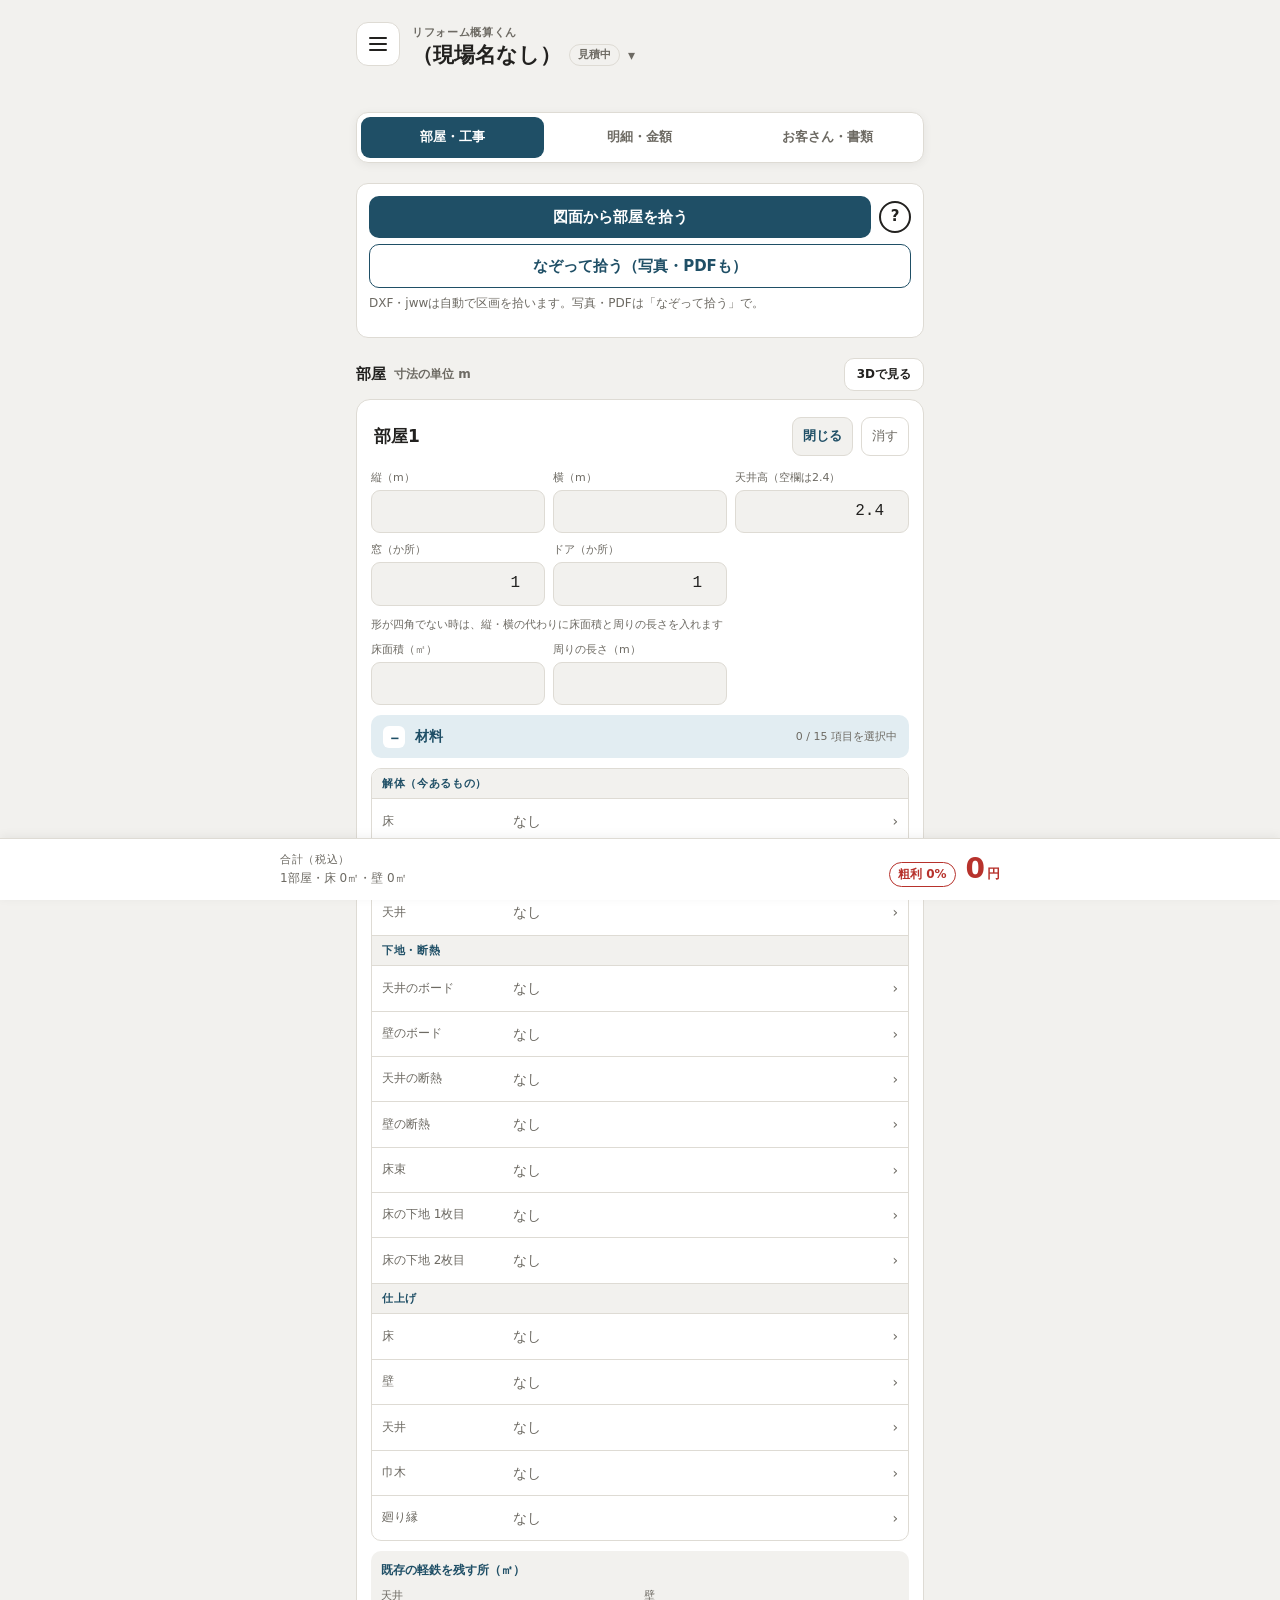
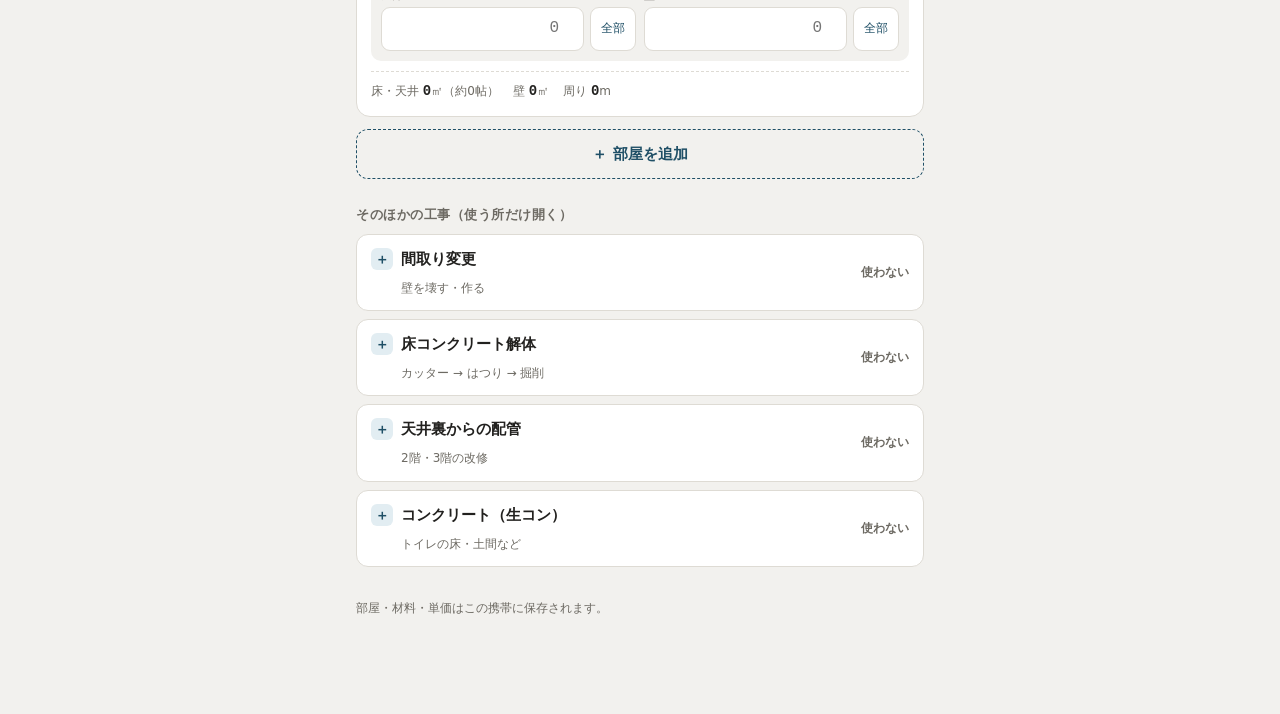
<file: js/kaku-engine.html>
<!doctype html><html lang="ja"><head><meta charset="utf-8"><meta name="viewport" content="width=device-width,initial-scale=1,maximum-scale=1,viewport-fit=cover">
<style>:root{color-scheme:light;padding-top:env(safe-area-inset-top,0px);padding-bottom:env(safe-area-inset-bottom,0px)}body{margin:0;font:14px system-ui,sans-serif;-webkit-text-size-adjust:100%}img{max-width:100%}[hidden]{display:none!important}.v3panel{max-width:720px}
.v3body{flex:1;overflow-y:auto;padding:10px max(16px,env(safe-area-inset-left,0px)) 16px;display:flex;flex-direction:column;gap:10px}
#v3c{width:100%;aspect-ratio:3/2;border-radius:12px;border:1px solid var(--line);touch-action:none;display:block;background:#dfe4e7}
.v3row{display:flex;gap:6px;flex-wrap:wrap}.v3row .act{flex:1;min-width:0}
.tkpanel{max-width:720px}
.tkbody{flex:1;overflow-y:auto;padding:10px max(16px,env(safe-area-inset-left,0px)) 16px;display:flex;flex-direction:column;gap:8px}
#tkc{width:100%;height:56vh;max-height:560px;border-radius:12px;border:1px solid var(--line);touch-action:none;display:block;background:#fff}
.tkmodes{display:flex;gap:6px;flex-wrap:wrap}
.tkread{font-weight:700;font-size:15px;font-variant-numeric:tabular-nums}
.tkcal{display:flex;gap:6px;align-items:center;flex-wrap:wrap}.tkcal input{width:110px}
.tkh{margin:8px 0 0;font-size:14px}
.tkrow{display:grid;grid-template-columns:auto 1fr auto;gap:6px 8px;align-items:center;border-bottom:1px solid var(--line);padding:8px 0}
.tkrow input{font-family:var(--f-body);text-align:left;padding:6px 8px;font-size:14px}
.tkact{grid-column:1/-1;display:flex;gap:6px;justify-content:flex-end;align-items:center}
.filebtn.alt{background:transparent;color:var(--ink);border:1px solid var(--ink)}
.hatsu .dims,#ceilBox .dims{grid-template-columns:repeat(2,1fr)}

/* ===== お試し：見やすさの整理 ===== */
.topbar{align-items:center}.topbar h1{font-size:20px}
.wrap{gap:14px}
.uxtabs{position:sticky;top:env(safe-area-inset-top,0px);z-index:30;display:grid;grid-template-columns:repeat(3,1fr);gap:4px;padding:4px;background:var(--card);border:1px solid var(--line);border-radius:12px;box-shadow:0 2px 10px rgba(0,0,0,.06)}
.uxtabs button{border:0;background:transparent;border-radius:9px;padding:10px 4px;font-size:13px;font-weight:700;color:var(--muted)}
.uxtabs button[aria-selected="true"]{background:var(--ink);color:var(--card)}
body::before{content:"";position:fixed;inset:0 0 auto;height:env(safe-area-inset-top,0px);z-index:29;background:var(--bg)}
body[data-tab] [data-tab]{display:none!important}
body[data-tab="input"] [data-tab="input"],body[data-tab="sheet"] [data-tab="sheet"],body[data-tab="doc"] [data-tab="doc"]{display:flex!important}
section[data-tab]{flex-direction:column}
.jobhead{gap:8px}
.jobhead .jobact{gap:6px}
.jobhead .jobact .act{flex:1}
#moreBox{display:flex;flex-wrap:wrap;gap:6px;border:1px dashed var(--line);border-radius:10px;padding:8px}
#moreBox[hidden]{display:none!important}
#moreBox .act{flex:1 1 30%}
.uxdoc{gap:10px}
.uxdoc .custrow{margin:0}
/* 部屋：たためる */
.room .uxfold{flex:none;border:1px solid var(--line);background:var(--bg);border-radius:9px;padding:8px 10px;font-size:13px;color:var(--ink);font-weight:700}
.room.fold>:not(.room-top):not(.room-calc):not(.uxfin){display:none!important}
.room.fold{gap:6px}
.room.fold .room-calc{border-top:0;padding-top:0}
/* 部屋の寸法：縦・横・天井高を1段目、窓・ドアを2段目、縦横の代わりの床面積・周りを3段目に */
#rooms .dims{grid-template-columns:repeat(3,1fr)}
#rooms .dims>.f:nth-child(1){order:1}#rooms .dims>.f:nth-child(2){order:2}#rooms .dims>.f:nth-child(5){order:3}
#rooms .dims>.f:nth-child(6){order:4}#rooms .dims>.f:nth-child(7){order:5}
#rooms .dims>.f:nth-child(3){order:7;grid-column:1}#rooms .dims>.f:nth-child(4){order:8}
#rooms .dims .uxalt{order:6;grid-column:1/-1;font-size:11px;color:var(--muted);margin-top:2px}
/* 追加の工事：たためる */
.uxv3{margin-left:auto;padding:6px 12px!important;font-size:12px!important}
section[aria-label="部屋"]>h2{display:flex;align-items:center;gap:8px}
.uxsec>h2{cursor:pointer;margin:0;padding:12px 14px;background:var(--card);border:1px solid var(--line);border-radius:12px;display:grid;grid-template-columns:auto 1fr auto;gap:8px;align-items:center}
.uxsec>h2::before{content:"＋";width:22px;height:22px;border-radius:6px;background:var(--ink-soft);color:var(--ink);display:grid;place-items:center;font-size:14px}
.uxsec.open>h2::before{content:"－"}
.uxsec>h2 .note{grid-column:2;grid-row:2;font-weight:500}
.uxsec>h2 .uxsum{grid-column:3;grid-row:1/3;font-size:12px;font-weight:700;color:var(--muted);text-align:right}
.uxsec>h2 .uxsum.on{color:var(--ink)}
.uxsec:not(.open)>:not(h2){display:none!important}
.uxsec.open>h2{border-radius:12px 12px 0 0;border-bottom:0}
.uxsec.open>:not(h2){margin-top:0}
.uxsec.open>.room,.uxsec.open>div:first-of-type{border-top-left-radius:0;border-top-right-radius:0}
.uxgroup{display:flex;flex-direction:column;gap:8px}
.uxgroup>h3{margin:6px 0 0;font-size:13px;color:var(--muted);font-weight:700;letter-spacing:.04em}
/* 合計のバー：利益率も出す。押すと明細へ */
.totbar{cursor:pointer}
.tb-r{display:flex;align-items:baseline;gap:10px}
.tb-rate{font-size:12px;font-weight:700;border-radius:999px;padding:2px 8px;border:1px solid currentColor}
.tb-rate[data-lv="ok"]{color:#2e7d32}.tb-rate[data-lv="warn"]{color:#b26a00}.tb-rate[data-lv="bad"]{color:var(--shu)}
@media (prefers-color-scheme:dark){:root:not([data-theme="light"]) .tb-rate[data-lv="ok"]{color:#7cc787}:root:not([data-theme="light"]) .tb-rate[data-lv="warn"]{color:#e0a95a}}
:root[data-theme="dark"] .tb-rate[data-lv="ok"]{color:#7cc787}:root[data-theme="dark"] .tb-rate[data-lv="warn"]{color:#e0a95a}


/* ===== お試し2 ===== */
.topbar{gap:10px;padding:2px 0}
.uxjob{flex:1;min-width:0;display:grid;grid-template-columns:1fr auto auto;grid-template-rows:auto auto;align-items:center;gap:0 8px;text-align:left;border:0;background:transparent;padding:2px 0;color:var(--fg)}
.uxjob small{grid-column:1/-1;font-size:11px;color:var(--muted);font-weight:700;letter-spacing:.06em}
.uxjob b{font-size:21px;line-height:1.25;font-weight:800;white-space:nowrap;overflow:hidden;text-overflow:ellipsis;min-width:0}
.uxjob .uxcv{font-size:14px;color:var(--muted)}
.uxst{font-size:11px;font-weight:700;color:var(--stc,var(--muted));border:1px solid var(--stc,var(--line));border-radius:999px;padding:1px 8px;white-space:nowrap}
.uxst[data-st="won"]{--stc:#1f6fb2}.uxst[data-st="work"]{--stc:#b26a00}.uxst[data-st="done"]{--stc:#2e7d32}.uxst[data-st="lost"]{--stc:#8a8a8a}
.wrap>nav{display:none!important}
.jobhead>.f{display:none}
.jobhead{background:transparent;border:0;padding:0;box-shadow:none}
.uxjrow{display:grid;grid-template-columns:auto 1fr auto;gap:10px;align-items:center;width:100%;text-align:left;border:0;border-bottom:1px solid var(--line);background:transparent;padding:12px max(16px,env(safe-area-inset-left,0px))}
.uxjrow[aria-current="true"]{background:var(--ink-soft)}
.uxjrow b{display:block;font-size:15px;min-width:0;overflow:hidden;text-overflow:ellipsis;white-space:nowrap}
.uxjrow small{color:var(--muted);font-size:12px}
.uxjrow .num{font-weight:700;font-size:14px}
.uxname{display:flex;flex-direction:column;gap:3px}
.uxname input{font-size:18px;font-weight:700;text-align:left;font-family:var(--f-body);background:var(--card)}
.uxout{display:flex;flex-direction:column;gap:8px;background:var(--card);border:1px solid var(--line);border-radius:12px;padding:12px}
.uxout h3,.uxdoc h3{margin:0;font-size:13px;color:var(--muted);letter-spacing:.04em}
.uxout .row{display:flex;gap:6px}.uxout .row>*{flex:1 1 0;min-width:0;white-space:nowrap}.uxout .row>select{flex:0 0 auto}
/* 材料：大きい箱を並べるのをやめて、設定画面のような一覧に */
#rooms .mats{grid-template-columns:1fr;gap:0;border:1px solid var(--line);border-radius:10px;overflow:hidden;background:var(--card)}
#rooms .mats>.f{display:grid;grid-template-columns:7.5em 1fr;align-items:center;gap:8px;padding:0 0 0 10px;border-top:1px solid var(--line)}
#rooms .mats>.f:first-child{border-top:0}
#rooms .mats>.f>label{font-size:12px;color:var(--muted);line-height:1.3}
#rooms .mats .pick{border:0;border-radius:0;background:transparent;padding:11px 10px;min-height:44px}
#rooms .mats .pick .pn{font-size:14px;font-weight:600}
#rooms .mats .pick.none .pn{font-weight:400}
#rooms .mats>.f.uxg{background:var(--bg);padding:6px 10px;font-size:11px;font-weight:800;color:var(--ink);letter-spacing:.06em;display:block}
#rooms .matsHead{border-radius:10px}
/* 部屋のカード：名前を見出しらしく、閉じた時は材料も1行で */
#rooms .room-top input{font-size:17px;font-weight:800;border-color:transparent;background:transparent;padding-left:2px}
#rooms .room-top input:focus{border-color:var(--line);background:var(--bg)}
#rooms .room.fold .uxfin{display:block!important}
.uxfin{display:none;font-size:12px;color:var(--muted);white-space:nowrap;overflow:hidden;text-overflow:ellipsis}
/* 数字を目立たせる */
.room-calc b{font-size:14px;color:var(--fg)}
.tb-big{font-size:clamp(24px,7vw,30px)}
.fr.grand{font-size:20px}
.sheet .grp{position:sticky;top:calc(env(safe-area-inset-top,0px) + 58px);z-index:2}
.line .amt,.xline .amt{font-size:15px}

.v3est{width:100%;border-radius:8px;border:1px solid var(--line)}
</style>
</head><body>
<title>リフォーム概算くん</title>
<meta name="claude:viewport-fit-sides" content="cover">
<style>
/* Layout: one phone-width column — rooms you measure on site, then the take-off by trade, then the total like the foot of an estimate sheet */
:root{
  --bg:#f2f1ee; --card:#ffffff; --fg:#22211f; --muted:#6d6a63; --line:#dedbd4;
  --ink:#1f4f66; --ink-soft:#e2edf2; --shu:#b7322c; --shu-soft:#f7e3e1;
  --f-display:"Dela Gothic One","Hiragino Sans","Noto Sans JP",sans-serif;
  --f-body:"Zen Kaku Gothic New","Hiragino Sans","Noto Sans JP",system-ui,sans-serif;
  --f-mono:"IBM Plex Mono",ui-monospace,"SF Mono",Menlo,monospace;
}
@media (prefers-color-scheme:dark){:root:not([data-theme="light"]){
  --bg:#141619; --card:#1d2024; --fg:#ebe9e4; --muted:#9c9890; --line:#30343a;
  --ink:#7fc0dd; --ink-soft:#1c3340; --shu:#f07a6f; --shu-soft:#3a1f1d; color-scheme:dark}}
:root[data-theme="dark"]{
  --bg:#141619; --card:#1d2024; --fg:#ebe9e4; --muted:#9c9890; --line:#30343a;
  --ink:#7fc0dd; --ink-soft:#1c3340; --shu:#f07a6f; --shu-soft:#3a1f1d; color-scheme:dark}
*{box-sizing:border-box}
body{background:var(--bg);color:var(--fg);font-family:var(--f-body);font-size:15px;line-height:1.6}
.wrap{max-width:600px;margin:0 auto;padding-block:20px 56px;padding-left:max(16px,env(safe-area-inset-left,0px));padding-right:max(16px,env(safe-area-inset-right,0px));display:flex;flex-direction:column;gap:20px}
h1{font-family:var(--f-display);font-size:24px;margin:0;letter-spacing:.02em}
.lead{margin:2px 0 0;color:var(--muted);font-size:13px}
h2{font-size:15px;margin:0 0 8px;font-weight:700;display:flex;align-items:center;justify-content:space-between;gap:8px}
.num{font-family:var(--f-mono);font-variant-numeric:tabular-nums}
button{font:inherit;color:inherit;cursor:pointer}
button:focus-visible,input:focus-visible,select:focus-visible{outline:2px solid var(--ink);outline-offset:2px}
input,select{font:inherit;font-size:16px;color:var(--fg);background:var(--bg);border:1px solid var(--line);border-radius:9px;padding:8px 9px;width:100%;min-width:0}
input[type=number]{font-family:var(--f-mono);text-align:right}

.total-card{background:var(--card);border:1px solid var(--line);border-radius:14px;padding:16px 18px;display:flex;flex-direction:column;gap:4px}
.total-card .label{font-size:12px;color:var(--muted);letter-spacing:.08em}
.big{font-family:var(--f-display);font-size:38px;line-height:1.1;color:var(--shu)}
.big small{font-size:16px;margin-left:4px}
.total-card .meta{font-size:12px;color:var(--muted)}

.room{background:var(--card);border:1px solid var(--line);border-radius:14px;padding:14px;display:flex;flex-direction:column;gap:10px}
.room-top{display:flex;gap:8px;align-items:center}
.room-top input{font-weight:700;font-family:var(--f-body);text-align:left}
.rm{border:1px solid var(--line);background:transparent;border-radius:9px;padding:8px 10px;color:var(--muted);font-size:13px;white-space:nowrap}
.rm.armed{background:var(--shu-soft);color:var(--shu);border-color:var(--shu)}
.dims{display:grid;grid-template-columns:repeat(3,1fr);gap:8px}
.dims2{display:grid;grid-template-columns:repeat(3,1fr);gap:8px}
.f{display:flex;flex-direction:column;gap:3px;min-width:0}
.f label{font-size:11px;color:var(--muted)}
.room-calc{display:flex;flex-wrap:wrap;gap:6px 14px;font-size:12px;color:var(--muted);border-top:1px dashed var(--line);padding-top:8px}
.room-calc b{color:var(--fg);font-family:var(--f-mono);font-weight:600}
.example{font-size:10px;background:var(--ink-soft);color:var(--ink);border-radius:4px;padding:1px 6px;font-weight:500}
.keep{display:flex;flex-direction:column;gap:6px;background:var(--bg);border-radius:10px;padding:10px}
.keep-title{font-size:12px;font-weight:700;color:var(--ink)}
.keep-row{display:grid;grid-template-columns:1fr 1fr;gap:8px}
.kin{display:flex;gap:6px}
.kin input{background:var(--card)}
.all{border:1px solid var(--line);background:var(--card);border-radius:9px;padding:0 10px;font-size:12px;color:var(--ink);white-space:nowrap}
.add{border:1px dashed var(--ink);background:transparent;color:var(--ink);border-radius:12px;padding:12px;font-weight:700}

.sheet{background:var(--card);border:1px solid var(--line);border-radius:14px;overflow:hidden}
.grp{padding:8px 14px;background:var(--ink-soft);color:var(--ink);font-size:12px;font-weight:700;letter-spacing:.06em}
.line{display:grid;grid-template-columns:22px 1fr auto;gap:4px 10px;padding:10px 14px;border-top:1px solid var(--line);align-items:center}
.line.off{opacity:.45}
.line input[type=checkbox]{width:18px;height:18px;padding:0;accent-color:var(--ink)}
.line .nm{font-weight:500;min-width:0}
.line .nm small{display:block;color:var(--muted);font-size:11px;font-family:var(--f-mono)}
.line .amt{font-family:var(--f-mono);font-weight:600;text-align:right}
.line .price{grid-column:2/4;display:flex;align-items:center;gap:6px;font-size:12px;color:var(--muted)}
.line .price input{width:90px;padding:5px 7px;font-size:14px}
.lump{display:grid;grid-template-columns:1fr auto 28px;gap:8px;padding:8px 14px;border-top:1px solid var(--line);align-items:center}
.lump .ln{font-family:var(--f-body);text-align:left;padding:6px 8px;font-size:14px}
.lamt{display:flex;align-items:center;gap:4px;font-size:12px;color:var(--muted)}
.lamt input{width:100px;padding:6px 7px;font-size:14px}
.lx{width:28px;height:28px;border:0;background:transparent;color:var(--muted);font-size:16px;border-radius:8px}
.ladd{display:block;width:100%;border:0;border-top:1px solid var(--line);background:transparent;color:var(--ink);padding:10px;font-weight:700;font-size:14px}
.line .price{flex-wrap:wrap}
.line .price .qty{width:70px}
.foot{padding:12px 14px;border-top:2px solid var(--fg);display:flex;flex-direction:column;gap:6px}
.fr{display:flex;justify-content:space-between;align-items:center;gap:8px;font-size:14px}
.fr .num{font-weight:600}
.fr input{width:64px;padding:4px 6px;font-size:14px}
.fr.grand{font-size:17px;font-weight:700;color:var(--shu)}
.note{font-size:12px;color:var(--muted)}
.settings{background:var(--card);border:1px solid var(--line);border-radius:14px;padding:14px;display:grid;grid-template-columns:1fr 1fr;gap:10px}
.settings .note{grid-column:1/-1}
details summary{cursor:pointer;font-weight:700;font-size:15px;margin-bottom:8px}
.reset{border:1px solid var(--line);background:transparent;border-radius:9px;padding:8px 12px;font-size:13px;color:var(--muted)}
.ck{width:24px;height:24px;padding:0;border:2px solid var(--ink);border-radius:6px;background:var(--card);display:grid;place-items:center;touch-action:manipulation}
.ck[aria-checked="true"]{background:var(--ink)}
.ck[aria-checked="true"]::after{content:"";width:6px;height:11px;border:solid var(--card);border-width:0 2.5px 2.5px 0;transform:translateY(-1px) rotate(45deg)}
.line{grid-template-columns:24px 1fr auto}
.line .nm{cursor:pointer}
.both{display:flex;align-items:center;gap:10px;font-size:13px}
.both span{cursor:pointer}
.both .ml{cursor:pointer}
.netrow{display:flex;flex-wrap:wrap;align-items:center;gap:6px}
.netlabel{font-size:12px;color:var(--muted);margin-right:2px}
.netbtn{font-size:12px;text-decoration:none;color:var(--ink);border:1px solid var(--ink);border-radius:999px;padding:3px 10px}
.netadd{font-size:12px;border:1px dashed var(--line);background:transparent;border-radius:999px;padding:3px 10px;color:var(--fg)}
.sbox{position:relative}
.sbox input{padding-right:40px}
.sclear{position:absolute;right:6px;top:50%;transform:translateY(-50%);width:28px;height:28px;border:0;border-radius:50%;background:var(--line);color:var(--fg);font-size:16px;line-height:1;padding:0;display:grid;place-items:center}
.pcat.fold{display:flex;align-items:center;gap:10px;width:100%;border:0;border-bottom:1px solid var(--line);text-align:left;font-size:14px;letter-spacing:.02em;padding:12px max(16px,env(safe-area-inset-left,0px));cursor:pointer}
.pcat.fold .pm{flex:none;width:22px;height:22px;border-radius:6px;background:var(--card);color:var(--ink);display:grid;place-items:center;font-size:15px;font-weight:700}
.pcat.fold .fn{flex:1}
.pcat.fold .fc{font-size:11px;font-weight:500;color:var(--muted)}
.pcat.fold .fc b{color:var(--shu);font-weight:700}
.matsHead{display:flex;align-items:center;gap:10px;width:100%;text-align:left;background:var(--ink-soft);color:var(--ink);border:0;border-radius:10px;padding:10px 12px;font-weight:700;font-size:14px}
.matsHead .pm{flex:none;width:22px;height:22px;border-radius:6px;background:var(--card);display:grid;place-items:center;font-size:15px}
.matsHead .fn{flex:1}
.matsHead .fc{font-size:11px;font-weight:500;color:var(--muted)}
.errbar{position:fixed;left:0;right:0;top:0;z-index:80;display:flex;gap:10px;align-items:flex-start;background:var(--shu);color:#fff;
  padding:calc(10px + env(safe-area-inset-top,0px)) max(16px,env(safe-area-inset-right,0px)) 12px max(16px,env(safe-area-inset-left,0px));box-shadow:0 4px 16px rgba(0,0,0,.25)}
.errbar[hidden]{display:none!important}
.errtxt{flex:1;display:flex;flex-direction:column;gap:2px;font-size:13px;min-width:0}
.errtxt b{font-size:15px}
.errtxt small{opacity:.85;font-family:var(--f-mono);font-size:11px;word-break:break-all}
#errClose{flex:none;border:1px solid rgba(255,255,255,.7);background:transparent;color:#fff;border-radius:8px;padding:6px 10px;font-size:13px}
.topbar{display:flex;align-items:flex-start;gap:12px}
.menu-btn{flex:none;width:44px;height:44px;border-radius:12px;border:1px solid var(--line);background:var(--card);display:grid;place-items:center;padding:0}
.menu-btn span{display:block;width:18px;height:2px;background:var(--fg);border-radius:2px;box-shadow:0 6px 0 var(--fg),0 -6px 0 var(--fg)}
.warn{display:flex;align-items:center;justify-content:space-between;gap:10px;background:var(--shu-soft);color:var(--shu);border-radius:10px;padding:8px 12px;font-size:13px;font-weight:500}
.warn button{border:1px solid var(--shu);background:transparent;color:var(--shu);border-radius:8px;padding:4px 10px;font-size:12px;white-space:nowrap}
.mats{display:grid;grid-template-columns:1fr 1fr;gap:8px}
.mats .f.wide{grid-column:1/-1}
.pick{display:flex;align-items:center;justify-content:space-between;gap:6px;text-align:left;width:100%;min-width:0;background:var(--bg);border:1px solid var(--line);border-radius:9px;padding:7px 9px;font-size:14px}
.pick .pn{min-width:0;overflow:hidden;text-overflow:ellipsis;white-space:nowrap}
.pick .pn small{color:var(--muted);margin-left:4px;font-size:11px}
.pick .chev{color:var(--muted);flex:none}
.pick.none .pn{color:var(--muted)}
.line .amt.unset{color:var(--shu);font-family:var(--f-body);font-size:12px;font-weight:500}
.xline{display:grid;grid-template-columns:1fr auto 28px;gap:4px 10px;padding:10px 14px;border-top:1px solid var(--line);align-items:center}
.xline .nm{min-width:0;font-weight:500}
.xline.lab{background:var(--ink-soft)}
.xline.lab .nm::before{content:"手間";display:inline-block;margin-right:6px;font-size:10px;font-weight:700;color:var(--ink);border:1px solid var(--ink);border-radius:4px;padding:0 4px;vertical-align:1px}
.xline .nm small{display:block;color:var(--muted);font-size:11px}
.xline .ctl{grid-column:1/3;display:flex;align-items:center;gap:6px;font-size:12px;color:var(--muted);flex-wrap:wrap}
.xline .ctl input{width:80px;padding:5px 7px;font-size:14px}
.xline .amt{font-family:var(--f-mono);font-weight:600;text-align:right}
.xline .amt.unset{color:var(--shu);font-family:var(--f-body);font-size:12px;font-weight:500}

.jobs{display:flex;gap:6px;overflow-x:auto;padding-bottom:4px;scrollbar-width:none}
.jobs::-webkit-scrollbar{display:none}
.job{flex:none;max-width:12em;overflow:hidden;text-overflow:ellipsis;white-space:nowrap;border:1px solid var(--line);background:var(--card);border-radius:10px;padding:7px 12px;font-size:13px}
.job[aria-pressed="true"]{background:var(--ink);border-color:var(--ink);color:var(--card);font-weight:700}
.job.new{border-style:dashed;color:var(--ink)}
.jobhead{display:flex;flex-direction:column;gap:8px}
.custrow{display:grid;grid-template-columns:2fr 1fr;gap:8px}
.custrow select{background:var(--card)}
.job{position:relative}
.job[data-st]:not([data-st="est"])::after{content:"";position:absolute;top:4px;right:4px;width:7px;height:7px;border-radius:50%;background:var(--stc)}
.job[data-st="won"],.stchip[data-st="won"]{--stc:#1f6fb2}.job[data-st="work"],.stchip[data-st="work"]{--stc:#b26a00}.job[data-st="done"],.stchip[data-st="done"]{--stc:#2e7d32}.job[data-st="lost"],.stchip[data-st="lost"]{--stc:#8a8a8a}.stchip[data-st="est"]{--stc:var(--muted)}
.stchip{display:inline-block;font-size:11px;font-weight:700;color:var(--stc);border:1px solid var(--stc);border-radius:999px;padding:1px 8px;margin-right:6px;white-space:nowrap}
.cstat{display:flex;flex-wrap:wrap;gap:6px}
.cust{border:1px solid var(--line);border-radius:10px;padding:8px 10px;display:flex;flex-direction:column;gap:8px}
.custhead{display:flex;justify-content:space-between;align-items:baseline;gap:8px;border:0;background:transparent;text-align:left;padding:2px 0;width:100%}
.cjobs{display:flex;flex-direction:column;gap:6px}
.cjob{text-align:left;border:1px solid var(--line);background:var(--bg);border-radius:8px;padding:8px 10px;font-size:14px}
.jobhead #jobName{font-family:var(--f-body);text-align:left;font-size:18px;font-weight:700;background:var(--card)}
.jobact{display:flex;gap:8px;flex-wrap:wrap}
.act.paper{flex:none;width:auto;padding:9px 8px;font-size:13px}
.totbar{position:fixed;left:0;right:0;bottom:0;z-index:40;background:var(--card);border-top:1px solid var(--line);box-shadow:0 -2px 10px rgba(0,0,0,.06);padding:8px max(14px,env(safe-area-inset-right,0px)) calc(8px + env(safe-area-inset-bottom,0px)) max(14px,env(safe-area-inset-left,0px))}
.tb-in{max-width:720px;margin:0 auto;display:flex;align-items:center;justify-content:space-between;gap:10px}
.tb-l{display:flex;flex-direction:column;min-width:0}
.tb-label{font-size:11px;color:var(--muted);letter-spacing:.06em}
.tb-meta{font-size:clamp(10px,2.8vw,12px);color:var(--muted);white-space:nowrap;overflow:hidden;text-overflow:ellipsis}
.tb-big{font-size:clamp(22px,6.5vw,28px);font-weight:700;font-variant-numeric:tabular-nums;white-space:nowrap;color:var(--shu,#c0392b)}
.tb-big small{font-size:13px;margin-left:2px}
.wrap{padding-bottom:calc(84px + env(safe-area-inset-bottom,0px))!important}
.impcard{border:1px solid var(--line);border-radius:12px;background:var(--card);padding:clamp(8px,2.5vw,12px);display:flex;flex-direction:column;gap:6px}
.improw{display:flex;gap:8px;align-items:center}
.redhint{color:#c62828;font-weight:700;font-size:clamp(11px,3.1vw,13px);margin:0;line-height:1.4}
@media (prefers-color-scheme: dark){.redhint{color:#ff6b6b}}
.qbtn{flex:none;width:32px;height:32px;border-radius:50%;border:2px solid currentColor;background:transparent;color:inherit;font-weight:700;font-size:15px;padding:0;line-height:1}
.impguide{border:1px solid var(--line);border-radius:8px;padding:4px 8px;font-size:clamp(11px,3.2vw,13px)}
.impguide table{border-collapse:collapse;width:100%}
.impguide td{padding:5px 4px;border-bottom:1px solid var(--line);vertical-align:top;text-align:left}
.impguide .gr{font-size:16px;font-weight:700;width:1.5em;text-align:center}
.filebtn{position:relative;flex:1;min-width:0;display:flex;align-items:center;justify-content:center;border-radius:10px;padding:9px 10px;font-weight:700;font-size:clamp(13px,3.6vw,15px);background:var(--ink);color:var(--card);cursor:pointer;white-space:nowrap}
.filebtn input{position:absolute;inset:0;opacity:0;cursor:pointer}
.impunit{display:flex;gap:6px;align-items:center;flex-wrap:wrap;font-size:12px}
.impunit select{width:auto;min-width:5em;padding:4px 8px;font-size:13px;flex:none}
.impunit label{font-size:12px;color:inherit}
.imprm{border:1px solid var(--line);border-radius:10px;padding:6px 8px;margin-top:6px;display:flex;flex-direction:column;gap:4px}
.imprm.off{opacity:.5}
.imptop{display:flex;gap:6px;align-items:center}
.imptop input{flex:1;min-width:0;font-weight:700;font-size:15px;text-align:left}
.impgrid{display:grid;grid-template-columns:repeat(auto-fit,minmax(min(30%,96px),1fr));gap:4px}
.impgrid label{font-size:10px}
.impgrid input{font-size:14px;padding:6px;min-width:0;width:100%}
.impreplace{display:flex;gap:6px;align-items:center;margin:6px 0;font-size:12px}
.rgtools{display:flex;flex-wrap:wrap;gap:6px 12px;align-items:center;font-size:12px;margin-top:4px}
.rgtools select,.rgtools input{width:auto;min-width:0;padding:4px 6px;font-size:13px}
.rgtools input[type=number]{width:4.5em}
.rgzoom{margin-left:auto;display:flex;gap:4px}.rgzoom button{width:36px;height:32px;border:1px solid var(--line);border-radius:8px;background:var(--card);font-size:16px}
.rgview{max-height:60vh;overflow:auto;border:1px solid var(--line);border-radius:8px;background:#fff;margin-top:6px;-webkit-overflow-scrolling:touch}
.rgview svg{display:block;height:auto}
.rgview line{stroke:#555;stroke-width:1;vector-effect:non-scaling-stroke}
.rgview .rgoff line{stroke:#bbb;stroke-dasharray:2 2}
.rgview .rgfill rect{fill:rgba(216,90,40,.42);stroke:none}
.rgview svg{cursor:pointer}
.rgview text{fill:#1f6fb2;font-weight:700;text-anchor:middle;dominant-baseline:middle;cursor:pointer;paint-order:stroke;stroke:#fff;stroke-width:3px;vector-effect:non-scaling-stroke}
.rgview text.on{fill:#b23b0e}
.rgsum{display:flex;justify-content:space-between;flex-wrap:wrap;gap:6px;font-size:13px;margin-top:6px}
.rgno{flex:none;min-width:1.8em;height:1.8em;border-radius:50%;background:#b23b0e;color:#fff;font-weight:700;font-size:12px;display:flex;align-items:center;justify-content:center}
.rggroups{margin-top:8px;font-size:12px}.rggroups summary{font-weight:700;padding:6px 0;cursor:pointer}
.rgg{display:flex;gap:6px;align-items:center;padding:4px 0;border-bottom:1px solid var(--line)}
.rgg .gn{flex:1;min-width:0;overflow:hidden;text-overflow:ellipsis;white-space:nowrap}.rgg .gl{font-variant-numeric:tabular-nums;white-space:nowrap}
.swp{display:inline-block;margin-left:6px;font-size:10px;font-weight:700;padding:0 5px;border-radius:4px;border:1px solid currentColor;opacity:.8}
.line .chg{color:var(--muted);font-weight:400}
.docbox{border:1px solid var(--line);border-radius:12px;background:var(--card);padding:4px 12px}
.docbox summary{font-size:13px;font-weight:700;padding:8px 0;cursor:pointer}
.docgrid{display:grid;grid-template-columns:1fr 1fr;gap:8px;padding-bottom:10px}
.docgrid .wide{grid-column:1/-1}
.docgrid input,.docgrid select,.docgrid textarea,.cogrid input,.cogrid textarea{font-family:var(--f-body);text-align:left;font-size:15px;width:100%;border:1px solid var(--line);border-radius:8px;padding:8px 10px;background:var(--bg,#fff);color:inherit}
.docgrid textarea,.cogrid textarea{min-height:64px;resize:vertical}
.cogrid{display:grid;grid-template-columns:1fr 1fr;gap:8px}
.cogrid .wide{grid-column:1/-1}
.act{border:1px solid var(--line);background:var(--card);border-radius:10px;padding:9px 12px;font-size:13px}
.act.strong{flex:1;background:var(--ink);border-color:var(--ink);color:var(--card);font-weight:700}
.act.armed{background:var(--shu-soft);color:var(--shu);border-color:var(--shu)}
.act:disabled{opacity:.6}
.overlay{position:fixed;inset:0;z-index:50;background:rgba(10,12,14,.45);display:flex}
.panel{background:var(--card);color:var(--fg);display:flex;flex-direction:column;width:100%;max-width:520px;height:100%;padding-top:env(safe-area-inset-top,0px);padding-bottom:env(safe-area-inset-bottom,0px)}
[hidden]{display:none!important}
.overlay[hidden]{display:none!important}
.overlay.sheet-mode{align-items:flex-end;justify-content:center}
.overlay.sheet-mode .panel{height:82%;border-radius:16px 16px 0 0;padding-top:0}
.ph{display:flex;align-items:center;gap:10px;padding:14px max(16px,env(safe-area-inset-left,0px)) 10px;border-bottom:1px solid var(--line)}
.ph h3{margin:0;font-size:16px;flex:1}
.close{border:1px solid var(--line);background:var(--bg);border-radius:10px;padding:6px 12px;font-size:14px}
.psearch{padding:10px max(16px,env(safe-area-inset-left,0px));display:flex;flex-direction:column;gap:8px;border-bottom:1px solid var(--line)}
.psearch input{font-family:var(--f-body);text-align:left}
.chiprow{display:flex;gap:6px;overflow-x:auto;padding-bottom:2px}
.chip{flex:none;border:1px solid var(--line);background:var(--bg);border-radius:999px;padding:4px 11px;font-size:12px}
.chip[aria-pressed="true"]{background:var(--ink);border-color:var(--ink);color:var(--card)}
.plist{flex:1;overflow-y:auto;-webkit-overflow-scrolling:touch}
.pcat{position:sticky;top:0;background:var(--ink-soft);color:var(--ink);font-size:11px;font-weight:700;letter-spacing:.06em;padding:6px max(16px,env(safe-area-inset-left,0px))}
.popt{display:flex;flex-direction:column;align-items:flex-start;gap:1px;width:100%;text-align:left;border:0;border-bottom:1px solid var(--line);background:transparent;padding:11px max(16px,env(safe-area-inset-left,0px))}
.popt small{color:var(--muted);font-size:12px}
.popt.cur{background:var(--ink-soft)}
.mrow{display:grid;grid-template-columns:1fr auto;gap:2px 10px;align-items:center;padding:10px max(16px,env(safe-area-inset-left,0px));border-bottom:1px solid var(--line)}
.mrow .nm{min-width:0;font-size:14px;font-weight:500}
.mrow .nm small{display:block;color:var(--muted);font-size:11px;font-weight:400}
.mrow .pin{display:flex;align-items:center;gap:4px;font-size:11px;color:var(--muted)}
.mrow .pin input{width:96px;padding:6px 7px;font-size:15px}
.mrow .pin.cst{grid-column:2;justify-self:end}
.mrow .pin.cst input{width:96px}
.snap{display:flex;gap:8px;align-items:center;justify-content:space-between;font-size:12px;color:var(--muted);margin-top:6px}
.snap[data-diff="1"]{color:var(--shu)}.snap .act{flex:none;padding:6px 10px;font-size:12px}
.profit{margin-top:10px;border-top:1px dashed var(--line);padding-top:10px;display:flex;flex-direction:column;gap:6px}
.profit .ph2{font-weight:700;font-size:14px;display:flex;justify-content:space-between;align-items:baseline}
.profit .ph2 small{font-weight:400;font-size:11px;color:var(--muted)}
.profit[data-lv="ok"] #profitRate{color:#2e7d32}.profit[data-lv="warn"] #profitRate{color:#b26a00}.profit[data-lv="bad"] #profitRate{color:var(--shu)}
.mrow .del{grid-column:1/-1;justify-self:start;border:0;background:transparent;color:var(--shu);font-size:12px;padding:0}
.mrow.unset .pin input{border-color:var(--shu)}
.tag{display:inline-block;margin-left:6px;font-size:10px;background:var(--ink-soft);color:var(--ink);border-radius:4px;padding:0 5px}
.tag.est{background:var(--shu-soft);color:var(--shu)}
.msec{padding:14px max(16px,env(safe-area-inset-left,0px));display:flex;flex-direction:column;gap:10px;border-bottom:1px solid var(--line)}
.msec h4{margin:0;font-size:14px}
.help{padding:6px max(16px,env(safe-area-inset-left,0px)) 24px}
.hsec{border-bottom:1px solid var(--line)}
.hsec summary{font-weight:700;font-size:15px;padding:12px 0;cursor:pointer}
.hsec ul{margin:0 0 12px;padding-left:1.2em;display:flex;flex-direction:column;gap:6px;font-size:14px;line-height:1.6}
.g2{display:grid;grid-template-columns:1fr 1fr;gap:8px}
.primary{background:var(--ink);color:var(--card);border:0;border-radius:10px;padding:10px;font-weight:700}
.empty-list{padding:24px 16px;color:var(--muted);font-size:13px;text-align:center}
</style>

<div class="wrap">
  <header class="topbar">
    <button class="menu-btn" id="menuBtn" aria-label="メニュー（使い方・単価の設定）"><span></span></button>
    <div>
      <button type="button" class="uxjob" id="uxJob" aria-haspopup="dialog"><small>リフォーム概算くん</small><b id="uxJobName">見積もり</b><span class="uxst" id="uxJobSt"></span><span class="uxcv" aria-hidden="true">▾</span></button>
    </div>
  </header>

  <nav aria-label="見積もりの切り替え"><div class="jobs" id="jobs"></div><span class="note" id="jobCount"></span></nav>

  <section aria-label="図面から拾う">
    <div class="impcard">
      <div class="improw"><label class="filebtn">図面から部屋を拾う<input id="impFile" type="file" multiple></label><button type="button" id="impHelp" class="qbtn" aria-expanded="false" aria-controls="impGuide" aria-label="ファイルごとの詳しい説明">?</button></div>
      <label class="filebtn alt">なぞって拾う（写真・PDFも）<input id="tkFile" type="file"></label>
      <p class="note" style="margin:0">DXF・jwwは自動で区画を拾います。写真・PDFは「なぞって拾う」で。</p>
      <div id="impGuide" class="impguide" hidden>
        <table>
          <tr><td class="gr ok">◎</td><td><b>DXF・jww</b>（CADの図面）<br>線と円弧を読んで、閉じた区画から床面積・周りの長さを出します。部屋名・天井高（CH=）も拾います</td></tr>
          <tr><td class="gr">○</td><td><b>PDF</b>（CADから出したもの）<br>文字だけ読みます。「なぞって拾う」なら縮尺を合わせて長さ・面積を拾えます</td></tr>
          <tr><td class="gr">○</td><td><b>写真・画像</b><br>「なぞって拾う」で、長さの分かっている所で縮尺を合わせて拾います</td></tr></table>
        <p class="note">図面の描き方（部屋の線が閉じていない、部屋名が部屋の外にある など）によっては、拾いもれや読み違いが出ます。見積もりに入れる前に、必ず一覧で確認してください。</p>
      </div>
      <span class="note" id="impStatus" role="status"></span>
      <div id="impList"></div>
    </div>
  </section>

  <section class="jobhead" aria-label="現場">
    <div class="f"><label for="jobName">現場名</label><input id="jobName" placeholder="" autocomplete="off"></div>
    <div class="jobact">
      <button id="pdfBtn" class="act strong">見積書PDF</button>
      <button id="moreBtn" class="act" aria-expanded="false" aria-controls="moreBox">その他 ▾</button>
      <select id="paperSel" class="act paper" aria-label="用紙と向き"></select>
      <button id="invBtn" class="act">請求書PDF</button>
      <button id="csvBtn" class="act">CSV</button>
      <button id="v3Btn" class="act">3D</button>
      <button id="dupBtn" class="act">複製</button>
      <button id="delBtn" class="act">消す</button>
    </div>
    <div class="custrow"><div class="f"><label for="custSel">お客さん</label><select id="custSel"></select></div><div class="f"><label for="stSel">状態</label><select id="stSel"></select></div></div>
    <details class="docbox" id="docBox"><summary>見積書の情報（宛名・工事名・工期など）</summary><div class="docgrid" id="docGrid"></div></details>
    <details class="docbox" id="invBox"><summary>請求書の情報（請求日・支払期限・前受金など）</summary><div class="docgrid" id="invGrid"></div></details>
    <span class="note" id="jobMsg" role="status"></span>
  </section>

  <div class="uxtabs" role="tablist" aria-label="画面の切り替え">
    <button role="tab" data-go="input" aria-selected="true">部屋・工事</button><button role="tab" data-go="sheet" aria-selected="false">明細・金額</button><button role="tab" data-go="doc" aria-selected="false">お客さん・書類</button>
  </div>
  <section class="uxdoc" data-tab="doc" aria-label="お客さん・書類"></section>

  <div class="totbar" role="status" aria-label="合計"><div class="tb-in">
    <div class="tb-l"><span class="tb-label">合計（税込）</span><span class="tb-meta" id="metaTop"></span></div>
    <span class="tb-r"><span class="tb-rate" id="rateTop"></span><span class="tb-big"><span id="grandTop">0</span><small>円</small></span></span>
  </div></div>
  <div class="warn" id="warn" hidden><span id="warnText"></span><button id="warnBtn">単価を入れる</button></div>

  <section aria-label="部屋">
    <h2>部屋 <span class="note">寸法の単位 m</span></h2>
    <div id="rooms" style="display:flex;flex-direction:column;gap:12px"></div>
    <button class="add" id="addRoom" style="margin-top:12px;width:100%">＋ 部屋を追加</button>
  </section>

  <section aria-label="間取り変更">
    <h2>間取り変更 <span class="note">壁を壊す・作る</span></h2>
    <div class="room" id="part"></div>
  </section>

  <section aria-label="床コンクリート解体">
    <h2>床コンクリート解体 <span class="note">カッター → はつり → 掘削</span></h2>
    <div id="hatsu" class="hatsu" style="display:flex;flex-direction:column;gap:12px"></div>
    <button class="add" id="addHatsu" style="margin-top:12px;width:100%">＋ 解体する所を追加</button>
  </section>

  <section aria-label="天井裏からの配管">
    <h2>天井裏からの配管 <span class="note">2階・3階の改修</span></h2>
    <div class="room" id="ceilBox"></div>
  </section>

  <section aria-label="コンクリート">
    <h2>コンクリート（生コン） <span class="note">トイレの床・土間など</span></h2>
    <div id="conc" style="display:flex;flex-direction:column;gap:12px"></div>
    <button class="add" id="addConc" style="margin-top:12px;width:100%">＋ 打つ所を追加</button>
  </section>

  <section aria-label="工事ごとの数量と金額">
    <h2>工事ごとの数量と金額</h2>
    <div class="sheet" id="sheet"></div>
    <p class="note" style="margin-top:8px">チェックを外すとその行は計算から外れます。単価が空の行は金額に入りません。</p>
  </section>
  <p class="note" id="storeNote"></p>
</div>

<div class="errbar" id="errbar" role="alert" hidden>
  <div class="errtxt"><b>計算でエラーが出ました</b><span>今表示されている金額は正しくない可能性があります。この画面をくらちゃんに見せてください。</span><small id="errDetail"></small></div>
  <button type="button" id="errClose" aria-label="エラー表示を閉じる">閉じる</button>
</div>

<div class="overlay" id="tk" hidden>
  <div class="panel tkpanel" role="dialog" aria-modal="true" aria-labelledby="tkTitle">
    <div class="ph"><h3 id="tkTitle">図面をなぞって拾う</h3><button class="close" id="tkClose">閉じる</button></div>
    <div class="tkbody">
      <div class="tkmodes" role="group" aria-label="拾い方">
        <button class="chip" data-m="len" aria-pressed="true">長さ</button><button class="chip" data-m="area" aria-pressed="false">面積</button><button class="chip" data-m="cnt" aria-pressed="false">個数</button><button class="chip" data-m="cal" aria-pressed="false">縮尺合わせ</button>
      </div>
      <canvas id="tkc" aria-label="図面。タップで点を打ち、ドラッグで動かし、2本指で拡大縮小"></canvas>
      <div class="tkread" id="tkRead" role="status"></div>
      <div class="tkcal" id="tkCal" hidden><span>この2点の間は</span><input id="tkCalMM" type="number" inputmode="decimal" min="1" aria-label="2点の間の長さ（mm）"><span>mm</span><button class="act strong" id="tkCalGo">決定</button></div>
      <div class="v3row"><button class="act" id="tkUndo">1つ戻す</button><button class="act strong" id="tkDone">できた</button><button class="act" id="tkClear">やり直す</button></div>
      <p class="note" id="tkHint"></p>
      <div id="tkList"></div>
    </div>
  </div>
</div>
<div class="overlay" id="uxJobs" hidden>
  <div class="panel" role="dialog" aria-modal="true" aria-labelledby="uxJobsT">
    <div class="ph"><h3 id="uxJobsT">見積もり</h3><button class="close" id="uxJobsClose">閉じる</button></div>
    <div class="plist" id="uxJobList"></div>
    <div class="msec"><div class="g2"><button class="primary" id="uxNew">＋ 新しい見積もり</button><button class="act" id="uxDup">今の見積もりを複製</button></div>
      <button class="act" id="uxDel">今の見積もりを消す</button><p class="note" id="uxCount" style="margin:0"></p></div>
  </div>
</div>
<div class="overlay" id="picker" hidden>
  <div class="panel" role="dialog" aria-modal="true" aria-labelledby="pkTitle">
    <div class="ph"><h3 id="pkTitle">選ぶ</h3><button class="close" id="pkClose">閉じる</button></div>
    <div class="psearch"><div class="sbox"><input id="pkQ" type="text" enterkeyhint="search" placeholder="品目名や型番で検索" autocomplete="off"><button type="button" class="sclear" data-for="pkQ" aria-label="検索の文字を全部消す" hidden>×</button></div><div class="netrow" id="pkNet" hidden></div></div>
    <div class="plist" id="pkList"></div>
  </div>
</div>

<div class="overlay" id="menu" hidden>
  <div class="panel" role="dialog" aria-modal="true" aria-labelledby="mnTitle">
    <div class="ph"><h3 id="mnTitle">単価の設定</h3><button class="close" id="mnClose">閉じる</button></div>
    <div class="psearch">
      <div class="sbox"><input id="mnQ" type="text" enterkeyhint="search" placeholder="品目を検索" autocomplete="off"><button type="button" class="sclear" data-for="mnQ" aria-label="検索の文字を全部消す" hidden>×</button></div>
      <div class="netrow" id="mnNet" hidden></div>
      <div class="chiprow" id="mnChips"></div>
    </div>
    <div class="plist" id="mnList"></div>
  </div>
</div>


<div class="overlay" id="v3" hidden>
  <div class="panel v3panel" role="dialog" aria-modal="true" aria-labelledby="v3Title">
    <div class="ph"><h3 id="v3Title">完成イメージ（3D）</h3><button class="close" id="v3Close">閉じる</button></div>
    <div class="v3body">
      <div class="chiprow" id="v3rooms"></div>
      <canvas id="v3c" aria-label="部屋の完成イメージ。指で回せます"></canvas>
      <p class="note" style="margin:0">1本指で回す・2本指で拡大縮小。手前の壁は消して、中が見えるようにしています。色と柄は部屋で選んだ材料に合わせます。</p>
      <div class="v3row"><button class="act" id="v3iso">斜め</button><button class="act" id="v3top">真上</button><button class="act" id="v3ceil">天井</button><button class="act" id="v3zo" aria-label="縮小">－</button><button class="act" id="v3zi" aria-label="拡大">＋</button></div>
      <div class="v3row"><button class="act" id="v3save">画像を保存</button><button class="act strong" id="v3est">この画像を見積書に入れる</button></div>
      <button class="act" id="v3estOff" hidden>見積書から外す</button>
      <div class="v3row"><label class="filebtn">全体3Dデータを読み込む<input id="v3planFile" type="file"></label><button class="act" id="v3planRooms" hidden>この図面の部屋を見積もりに入れる</button></div>
      <button class="act" id="v3planDel" hidden>全体3Dを消す</button>
      <p class="note" id="v3planHint" style="margin:0">全体3Dデータ（.json）を読み込むと、図面まるごとの3D（部屋・天井高・天井の仕上げ・照明や換気扇の位置）が「全体」に出ます。</p>
      <img id="v3estImg" class="v3est" alt="見積書に入れる完成イメージ" hidden>
    </div>
  </div>
</div>

<script>
const $=id=>document.getElementById(id);
const yen=n=>Math.round(n).toLocaleString("ja-JP");
const r2=n=>(Math.round(n*100)/100).toLocaleString("ja-JP",{maximumFractionDigits:2});
const esc=t=>String(t??"").replace(/[&<>"]/g,c=>({"&":"&amp;","<":"&lt;",">":"&gt;",'"':"&quot;"}[c]));

/* ---- 品目リスト（単価なし。規格はメーカー資料・販売ページより） ---- */
const CATS=[
 ["work","工事（手間）"],["demoF","解体（床）"],["demoW","解体（壁）"],["demoC","解体（天井）"],["board","下地ボード"],["ceil","天井仕上げ"],["wall","壁仕上げ"],["fbase","床下地"],["tsuka","床束・大引"],["floor","床仕上げ"],["trim","巾木・廻り縁"],["mikiri","見切り材"],["paint","塗装（木部・鉄部など）"],["conc","コンクリート"],["lgs","軽鉄（材料）"],["insul","断熱・防音・防水"],["fix","建具・窓・住設"],["labor","撤去・取付など（手間）"],
 ["wire","電線・電気配管"],["elec","電気器具"],["pipe","給排水管・継手"],["plumb","設備器具"]];
const CAT_NAME=Object.fromEntries(CATS);
const C=(cat,id,name,spec,u,sheet)=>({cat,id,name,spec:spec||"",u,sheet:sheet||0});
const BUILTIN=[
 C("demoF","w-dFloor","床解体","一般","㎡"),C("demoF","w-dF-fl","床解体 フローリング","","㎡"),C("demoF","w-dF-cf","床解体 クッションフロア・長尺シート","","㎡"),C("demoF","w-dF-tc","床解体 タイルカーペット","","㎡"),C("demoF","w-dF-carpet","床解体 カーペット（敷き込み）","","㎡"),C("demoF","w-dF-tile","床解体 タイル（モルタル下地共）","","㎡"),C("demoF","w-dF-tatami","床解体 畳","","㎡"),C("demoF","w-dF-base","床解体 下地合板ごと","","㎡"),C("demoF","w-dF-joist","床解体 根太・大引ごと","","㎡"),C("demoF","w-dF-mo30","床解体 モルタル 厚30","","㎡"),C("demoF","w-dF-mo50","床解体 モルタル 厚50","","㎡"),C("demoF","w-dF-co60","床解体 コンクリート 厚60","","㎡"),C("demoF","w-dF-co80","床解体 コンクリート 厚80","","㎡"),C("demoF","w-dF-co100","床解体 コンクリート 厚100","","㎡"),C("demoF","w-dF-co120","床解体 コンクリート 厚120","","㎡"),C("demoF","w-dF-co150","床解体 コンクリート 厚150","","㎡"),C("demoF","w-dF-co180","床解体 コンクリート 厚180","","㎡"),C("demoF","w-dF-co200","床解体 コンクリート 厚200","","㎡"),C("demoF","w-dF-co250","床解体 コンクリート 厚250","","㎡"),C("demoF","w-dF-co300","床解体 コンクリート 厚300","","㎡"),
 C("demoW","w-dWall","壁解体","一般","㎡"),C("demoW","w-dW-cloth","壁解体 クロス剥がしのみ","","㎡"),C("demoW","w-dW-board","壁解体 ボードごと（クロス共）","","㎡"),C("demoW","w-dW-tile","壁解体 タイル","","㎡"),C("demoW","w-dW-wood","壁解体 板張り","","㎡"),C("demoW","w-dW-nuri","壁解体 塗り壁（モルタル・漆喰）","","㎡"),C("demoW","w-dW-lgs","壁解体 軽鉄下地ごと","","㎡"),C("demoW","w-dW-cb100","壁解体 CBブロック 厚100","","㎡"),C("demoW","w-dW-cb120","壁解体 CBブロック 厚120","","㎡"),C("demoW","w-dW-cb150","壁解体 CBブロック 厚150","","㎡"),C("demoW","w-dW-cb190","壁解体 CBブロック 厚190","","㎡"),C("demoW","w-dW-rc120","壁解体 RC（鉄筋コンクリート） 厚120","","㎡"),C("demoW","w-dW-rc150","壁解体 RC（鉄筋コンクリート） 厚150","","㎡"),C("demoW","w-dW-rc180","壁解体 RC（鉄筋コンクリート） 厚180","","㎡"),C("demoW","w-dW-rc200","壁解体 RC（鉄筋コンクリート） 厚200","","㎡"),C("demoW","w-dW-rc250","壁解体 RC（鉄筋コンクリート） 厚250","","㎡"),C("demoW","w-dW-alc","壁解体 ALC板","","㎡"),C("demoW","w-dW-brick","壁解体 レンガ","","㎡"),
 C("demoC","w-dCeil","天井解体","一般","㎡"),C("demoC","w-dC-cloth","天井解体 クロス剥がしのみ","","㎡"),C("demoC","w-dC-board","天井解体 ボードごと（クロス共）","","㎡"),C("demoC","w-dC-gyp","天井解体 ジプトーン・岩綿吸音板","","㎡"),C("demoC","w-dC-wood","天井解体 板張り","","㎡"),C("demoC","w-dC-lgs","天井解体 軽鉄下地ごと","","㎡"),C("demoW","w-dPart","間仕切り壁 撤去","","㎡"),C("work","w-lgsP","間仕切り壁 軽鉄下地 施工","","㎡"),C("work","w-fb","床下地 貼り手間","","㎡"),C("work","w-conc","コンクリート打設・均し手間","","㎡"),
 C("work","w-waste","廃材処分","混載（1tフレコン≒1m³）","m³"),
 C("work","w-lgsC","天井 軽鉄下地 施工","","㎡"),C("work","w-lgsW","壁 軽鉄下地 施工","","㎡"),
 C("lgs","lg-nob19s","野縁 19形 シングル","25×19 t0.5 4m","本"),C("lgs","lg-nob19w","野縁 19形 ダブル","50×19 t0.5 4m","本"),
 C("lgs","lg-nob25s","野縁 25形 シングル","25×25 t0.8 4m","本"),C("lgs","lg-nob25w","野縁 25形 ダブル","50×25 t0.8 4m","本"),
 C("lgs","lg-uke19","野縁受け 19形用","38×12 t1.2 4m","本"),C("lgs","lg-uke25","野縁受け 25形用","38×12 t1.6 4m","本"),
 C("lgs","lg-bolt","吊りボルト","W3/8 1m","本"),
 C("lgs","lg-hng19","ハンガー 19形用","","個"),C("lgs","lg-hng25","ハンガー 25形用","","個"),
 C("lgs","lg-clp19","クリップ 19形用","","個"),C("lgs","lg-clp25","クリップ 25形用","","個"),
 ...["50","65","75","90","100"].map(n=>C("lgs","lg-st"+n,"スタッド "+n+"形",n+"×45 t0.8","本")),
 ...["50","65","75","90","100"].map(n=>C("lgs","lg-rn"+n,"ランナー "+n+"形",(+n+2)+"×40 t0.8 4m","本")),
 ...["50","65","75","90","100"].map(n=>C("lgs","lg-sp"+n,"スペーサー "+n+"形用","","個")),
 C("lgs","lg-fr19","振れ止め 19形","19×10 t1.2 4m","本"),C("lgs","lg-fr25","振れ止め 25形","25×10 t1.2 4m","本"),
 C("work","w-bC","天井 ボード貼り手間","","㎡"),C("work","w-bW","壁 ボード貼り手間","","㎡"),
 C("work","w-haba","巾木 取付手間","","m"),C("auto","w-ceilAdd","天井裏作業の割増（配管の手間）","自動計算","式"),C("labor","w-ceilOpen","下の階の天井 開口・復旧","ボード・仕上げ共","㎡"),C("labor","w-yojo","下の階の養生","","㎡"),C("demoF","w-cutBase","コンクリートカッター 基本料（出張）","","式"),C("demoF","w-cut100","コンクリートカッター 厚100以下","","m"),C("demoF","w-cut150","コンクリートカッター 厚150以下","","m"),C("demoF","w-cut200","コンクリートカッター 厚200以下","","m"),C("demoF","w-cut250","コンクリートカッター 厚250以下","","m"),C("work","w-gara","コンクリートガラ処分（運搬込み）","","m³"),C("work","w-kussaku","掘削（手掘り）","","m³"),C("work","w-zando","残土処分（運搬込み）","","m³"),C("work","w-ume","埋め戻し・転圧","","m³"),C("labor","w-eWire","電線 配線手間","","m"),C("labor","w-eConduit","電線管 配管手間","","m"),C("labor","w-eDev","配線器具 取付手間（スイッチ・コンセント・端子）","","個"),C("labor","w-eDL","ダウンライト 取付手間（穴あけ込み）","","台"),C("labor","w-eFan","換気扇 取付手間","","台"),C("labor","w-eBox","ボックス 取付手間","","個"),C("labor","w-ePanel","分電盤 取付手間","","台"),C("labor","w-eBreaker","ブレーカー 増設手間","","個"),C("labor","w-eIntercom","インターホン 取付手間","","台"),C("labor","w-eLight","照明器具 取付手間","","台"),C("labor","w-eEquip","電気機器 取付・結線手間（温水器・ハンドドライヤーなど）","","台"),C("labor","w-pUr","小便器 取付手間（給水・排水接続）","","台"),C("labor","w-pWb","洗面台 取付手間（給水・排水接続）","","台"),C("labor","w-pHw","手洗い 取付手間（給水・排水接続）","","台"),C("labor","w-pSk","SK 取付手間（給水・排水接続）","","台"),C("labor","w-booth","トイレブース 運搬・取付","","室"),C("labor","w-fxGrab","手すり 取付手間（下地確認込み）","","本"),C("labor","w-fxAcc","トイレ小物 取付手間（紙巻器など）","","個"),C("labor","w-pSupply","給水・給湯管 配管手間","","m"),C("labor","w-pDrain","排水管 配管手間","","m"),C("labor","w-pHoon","保温材 巻き手間","","m"),C("labor","w-pStop","止水栓 取付手間","","個"),C("labor","w-pMasu","排水桝 設置手間","","個"),C("labor","w-fxKnob","建具金物 取付手間（ノブ・戸当たり）","","個"),C("labor","w-fxGlass","ガラス 入替手間","","枚"),C("labor","w-fxCurtain","カーテンレール 取付手間","","m"),C("labor","w-fxWashlet","温水洗浄便座 取付手間","","台"),C("labor","w-fxTenken","点検口 取付手間（開口・補強込み）","","個"),C("labor","w-fxYuka","床下点検口 取付手間","","個"),C("labor","w-fxVent","換気口 取付手間","","個"),C("labor","w-fxTatami","畳 搬出・敷き込み手間","","枚"),C("labor","w-mikiri","見切り材 取付手間","","m"),C("labor","w-tsuka","床束・大引 施工手間","","本"),C("work","w-fCloth","クロス貼り手間","","㎡"),C("work","w-fPaper","紙クロス貼り手間","","㎡"),C("work","w-fPaint","塗装手間（EP・AEP）","","㎡"),C("work","w-fNuri","塗り壁手間（珪藻土・漆喰）","","㎡"),C("work","w-fTile","壁タイル貼り手間","","㎡"),C("work","w-fPanel","キッチンパネル貼り手間","","㎡"),C("work","w-fBoard","化粧板貼り手間（化粧ケイカル・化粧合板）","","㎡"),C("work","w-fGyp","化粧天井板貼り手間（ジプトーン・岩綿吸音板）","","㎡"),C("work","w-fFL","フローリング貼り手間","","㎡"),C("work","w-fCF","クッションフロア貼り手間","","㎡"),C("work","w-fSheet","長尺シート貼り手間","","㎡"),C("work","w-fFT","フロアタイル貼り手間","","㎡"),C("work","w-fTC","タイルカーペット敷き手間","","㎡"),C("work","w-fFTile","床タイル貼り手間","","㎡"),C("work","w-fCoat","床塗装手間（ウレタン・エポキシ）","","㎡"),C("work","w-mawari","廻り縁 取付手間","","m"),

 C("board","b-gb95","石膏ボード","9.5mm 910×1820","㎡",1.656),
 C("board","b-gb125","石膏ボード","12.5mm 910×1820","㎡",1.656),
 C("board","b-gb15","石膏ボード","15mm 910×1820","㎡",1.656),
 C("board","b-gb21","石膏ボード","21mm 910×1820","㎡",1.656),
 C("board","b-kgb125","強化石膏ボード","12.5mm 910×1820","㎡",1.656),
 C("board","b-kgb15","強化石膏ボード","15mm 910×1820","㎡",1.656),
 C("board","b-kgb21","強化石膏ボード","21mm 910×1820","㎡",1.656),
 C("board","b-sgb95","シージング石膏ボード（耐水）","9.5mm 910×1820","㎡",1.656),
 C("board","b-sgb125","シージング石膏ボード（耐水）","12.5mm 910×1820","㎡",1.656),
 C("board","b-kc5","ケイカル板（けい酸カルシウム板）","5mm 910×1820","㎡",1.656),
 C("board","b-kc6","ケイカル板（けい酸カルシウム板）","6mm 910×1820","㎡",1.656),
 C("board","b-kc8","ケイカル板（けい酸カルシウム板）","8mm 910×1820","㎡",1.656),
 C("board","b-kc10","ケイカル板（けい酸カルシウム板）","10mm 910×1820","㎡",1.656),
 C("board","b-kc12","ケイカル板（けい酸カルシウム板）","12mm 910×1820","㎡",1.656),

 C("board","b-osb9","OSBボード","9mm 910×1820","㎡",1.656),C("board","b-osb11","OSBボード","11mm 910×1820","㎡",1.656),
 C("board","b-ply9","構造用合板","9mm 910×1820","㎡",1.656),C("board","b-ply12","構造用合板","12mm 910×1820","㎡",1.656),
 C("board","b-lauan","ラワン合板","5.5mm 910×1820","㎡",1.656),C("board","b-konpa","コンパネ","12mm 910×1820","㎡",1.656),
 C("ceil","c-cloth","ビニールクロス（天井）","サンゲツ SP（量産）600円/m・巾92cm","㎡"),
 C("ceil","c-paper","紙クロス（天井）","和紙・一般品","㎡"),
 C("ceil","c-paperI","紙クロス（天井）","輸入壁紙","㎡"),
 C("ceil","c-ep","塗装 EP（天井）","水性エマルション","㎡"),
 C("ceil","c-aep","塗装 AEP（天井）","アクリルエマルション","㎡"),
 C("ceil","c-keiso","珪藻土（天井）","","㎡"),
 C("ceil","c-shikkui","漆喰（天井）","","㎡"),
 C("ceil","c-gyp33","ジプトーン（化粧石膏ボード）","9.5mm 910×910","㎡",0.828),
 C("ceil","c-gypL","ジプトーンライト","9.5mm 455×910","㎡",0.414),
 C("ceil","c-gypUL","ウルトラライト ジプトーン","9.5mm 455×910","㎡",0.414),
 C("ceil","c-sol9","ソーラトン（岩綿吸音板）","9mm 300×600","㎡",0.18),
 C("ceil","c-sol12","ソーラトン（岩綿吸音板）","12mm 300×600","㎡",0.18),
 C("ceil","c-kkc","化粧ケイカル板（天井）","","㎡"),

 C("wall","wl-cloth","ビニールクロス（量産品）","サンゲツ SP（量産）600円/m・巾92cm","㎡"),
 C("wall","wl-cloth1k","ビニールクロス（1000番台）","サンゲツ リザーブ 1,000円/m・1,090円/㎡","㎡"),
 C("wall","wl-paper","紙クロス（壁）","和紙・一般品","㎡"),
 C("wall","wl-paperI","紙クロス（壁）","輸入壁紙","㎡"),
 C("wall","wl-tile","壁タイル（内装）","100角・200角","㎡"),
 C("wall","wl-ep","塗装 EP（壁）","水性エマルション","㎡"),
 C("wall","wl-aep","塗装 AEP（壁）","アクリルエマルション","㎡"),
 C("wall","wl-keiso","珪藻土（壁）","","㎡"),
 C("wall","wl-shikkui","漆喰（壁）","","㎡"),
 C("wall","wl-shikkuiN","漆喰（壁・自然素材）","","㎡"),
 C("wall","wl-kkc","化粧ケイカル板（壁）","","㎡",1.656),
 C("wall","wl-ply","化粧合板","","㎡"),
 C("wall","wl-panel","キッチンパネル","","㎡"),

 C("trim","t-hsoft","ソフト巾木","高さ60mm","m"),C("trim","t-hmdf","木製巾木（MDF・化粧シート）","","m"),C("trim","t-hsolid","木製巾木（無垢）","9×60mm","m"),
 C("trim","t-mmdf","廻り縁（MDF・化粧シート）","","m"),C("trim","t-msolid","廻り縁（無垢）","9×35mm","m"),
 C("mikiri","k-ft","床見切り T型","木目・樹脂/アルミ","m"),
 C("mikiri","k-fstep","床見切り 段差見切り","化粧シート","m"),
 C("mikiri","k-fhe","床見切り への字（じゅうたん押え）","アルミ","m"),
 C("mikiri","k-fcoa","床見切り コーナー押え","アルミ","m"),
 C("mikiri","k-fcos","床見切り コーナー押え","ステンレス","m"),
 C("mikiri","k-aco","アルミ見切り コ型","3.5mm","m"),
 C("mikiri","k-ajc","アルミジョイナー コ型","6.5mm","m"),
 C("mikiri","k-ajh","アルミジョイナー H型","10mm","m"),
 C("mikiri","k-aang","アルミアングル L型","15×6mm","m"),
 C("mikiri","k-cdeg","クロス用 出隅コーナー","塩ビ L型","m"),
 C("mikiri","k-cdegt","クロス用 出隅コーナー（テープ付）","塩ビ","m"),
 C("mikiri","k-cin","クロス用 入隅コーナー","塩ビ","m"),
 C("mikiri","k-wall","壁見切り","木製 20×12mm","m"),
 C("mikiri","k-chair","腰見切り（チェアレール）","","m"),
 C("mikiri","k-ceil","天井見切り縁","塩ビ","m"),
 C("mikiri","k-kp","キッチンパネル用ジョイナー","","m"),
 C("mikiri","k-frame","額縁（窓枠）","","m"),
 C("mikiri","k-stair","階段 段鼻（ノンスリップ）","アルミ","m"),
 C("tsuka","ts-xs","プラ束 受座タイプ 210P","調整 138〜215mm・PR-XS","本"),C("tsuka","ts-s","プラ束 受座タイプ 290P","調整 208〜295mm・PR-S","本"),
 C("tsuka","ts-m","プラ束 受座タイプ 430P","調整 280〜435mm","本"),C("tsuka","ts-ml","プラ束 受座タイプ 565P","調整 405〜570mm","本"),C("tsuka","ts-l","プラ束 受座タイプ 700P","調整 418〜710mm・PR-L","本"),
 C("tsuka","ts-xsd","プラ束 台板タイプ 225G","調整 153〜228mm・PR-XSD","本"),C("tsuka","ts-sd","プラ束 台板タイプ 305G","調整 223〜310mm・PR-SD","本"),
 C("tsuka","ts-md","プラ束 台板タイプ 445G","調整 295〜450mm","本"),C("tsuka","ts-mld","プラ束 台板タイプ 580G","調整 420〜585mm","本"),C("tsuka","ts-ld","プラ束 台板タイプ 715G","調整 433〜725mm・PR-LD","本"),
 C("tsuka","ts-steel","鋼製束","","本"),C("tsuka","ts-ohbiki","大引","木 90角 4m","本"),
 C("fbase","fb-pb20","パーティクルボード","20mm 910×1820","㎡",1.656),
 C("fbase","fb-ply9","構造用合板","9mm 910×1820","㎡",1.656),C("fbase","fb-ply12","構造用合板","12mm 910×1820","㎡",1.656),
 C("fbase","fb-ply24","構造用合板（根太レス）","24mm 910×1820","㎡",1.656),C("fbase","fb-konpa","コンパネ","12mm 910×1820","㎡",1.656),
 C("fbase","fb-osb","OSBボード","11mm 910×1820","㎡",1.656),C("fbase","fb-oki","置き床（支持脚）","","㎡"),C("fbase","fb-neda","根太（木材）","","㎡"),
 C("fbase","fb-mortar","モルタル下地","","㎡"),C("fbase","fb-sl","セルフレベリング","","㎡"),
 C("floor","f-tile300","磁器質タイル","300角","㎡",0.09),C("floor","f-tile600","磁器質タイル","600角","㎡",0.36),
 C("conc","cc-rmc","生コン","呼び強度18〜24程度","m³"),C("conc","cc-mesh","ワイヤーメッシュ","φ6×150 1×2m","㎡"),C("conc","cc-rc40","砕石 RC-40","","m³"),
 C("insul","in-gw100","グラスウール 16K","100mm","㎡"),C("insul","in-gwh105","高性能グラスウール 16K","105mm","㎡"),C("insul","in-gw50","グラスウール マット","50mm","㎡"),
 C("insul","in-sty20","スタイロフォーム","20mm 910×1820","㎡",1.656),C("insul","in-sty30","スタイロフォーム","30mm 910×1820","㎡",1.656),
 C("insul","in-sty50","スタイロフォーム","50mm 910×1820","㎡",1.656),C("insul","in-sty100","スタイロフォーム","100mm 910×1820","㎡",1.656),
 C("insul","in-sha","遮音シート","","㎡"),C("insul","in-kyu","吸音材","グラスウール 32K 25mm","㎡"),
 C("insul","in-bsheet","床防水シート","","㎡"),C("insul","in-frp","FRP防水（材料）","","㎡"),
 C("fix","fx-door","室内ドア 片開き（枠付）","普及品","台"),C("fix","fx-slide","室内引き戸（枠付）","普及品","台"),C("fix","fx-fold","クローゼット折れ戸","普及品","台"),
 C("fix","fx-knob","ドアノブ（レバーハンドル）","","個"),C("fix","fx-stop","戸当たり","","個"),
 C("fix","fx-uchimado","内窓（二重窓）","腰窓程度","か所"),C("fix","fx-glass","窓ガラス交換","単板","枚"),C("fix","fx-curtain","カーテンレール","","m"),
 C("fix","fx-ub","ユニットバス 1616","普及品","台"),C("fix","fx-kitchen","システムキッチン I型2550","普及品","台"),
 C("fix","fx-toilet","トイレ（便器・タンク・便座）","普及品","台"),C("fix","fx-washlet","温水洗浄便座","","台"),C("fix","fx-sen","洗面化粧台 750","普及品","台"),
 C("fix","fx-kyuto","給湯器 24号オート（本体）","","台"),C("fix","fx-ac","エアコン 6畳用（本体）","","台"),
 C("fix","fx-tk450","天井点検口","450角","個"),C("fix","fx-tk600","天井点検口","600角","個"),C("fix","fx-yuka","床下点検口","","個"),C("fix","fx-vent","換気口（レジスター）","","個"),
 C("fix","fx-tatamiO","畳 表替え","","枚"),C("fix","fx-tatamiN","畳 新調","","枚"),
 C("fix","fx-grab","手すり I型 600","TOTO YHR600W","本"),C("fix","fx-paper","紙巻器","TOTO YH52R","個"),C("fix","fx-boothM","トイレブース メラミン化粧板（金物共）","メーカー見積","室"),C("fix","fx-boothF","トイレブース フラッシュパネル（金物共）","メーカー見積","室"),C("fix","fx-boothA","トイレブース アルミエッジ（金物共）","メーカー見積","室"),C("fix","fx-boothS","トイレブース ステンレス（金物共）","メーカー見積","室"),C("fix","fx-boothK","トイレブース 幼児用（金物共）","メーカー見積","室"),
 C("labor","lb-rmKitchen","キッチン撤去","","台"),C("labor","lb-rmUB","ユニットバス撤去","","台"),C("labor","lb-rmToilet","トイレ撤去","","台"),
 C("labor","lb-rmSen","洗面台撤去","","台"),C("labor","lb-rmTatami","畳撤去","","枚"),C("labor","lb-rmDoor","建具撤去","","か所"),
 C("labor","lb-ub","ユニットバス組立","","台"),C("labor","lb-door","建具取付","","か所"),C("labor","lb-window","内窓取付","","か所"),
 C("labor","lb-ac","エアコン取付","","台"),C("labor","lb-hole","配管穴あけ","","か所"),C("labor","lb-insul","断熱材 施工","","㎡"),C("labor","lb-wp","防水 施工","","㎡"),
 C("floor","f-fl","フローリング","パナソニック ベリティスフロアー ベースコート 1坪 25,800円","㎡"),C("floor","f-cf","クッションフロア","","㎡"),
 C("floor","f-ft","フロアタイル","","㎡"),C("floor","f-tc","タイルカーペット","","㎡"),C("floor","f-ls","長尺シート","","㎡"),C("floor","f-pu","床塗装（ウレタン）","","㎡"),C("floor","f-epx","床塗装（エポキシ）","","㎡"),
 C("paint","pt-ep","塗装 EP（枠・巾木・建具など）","水性","㎡"),C("paint","pt-op","塗装 OP（油性調合ペイント）","木部","㎡"),C("paint","pt-sop","塗装 SOP（合成樹脂調合ペイント）","木部・鉄部","㎡"),
 C("paint","pt-cl","塗装 ウレタンクリア","木部","㎡"),C("paint","pt-rust","さび止め（防錆下塗り）","鉄部","㎡"),C("paint","pt-putty","塗装下地処理（パテ・寒冷紗）","手間","㎡"),

 C("wire","e-v16-2","VVFケーブル","1.6mm 2心","m"),C("wire","e-v16-3","VVFケーブル","1.6mm 3心","m"),
 C("wire","e-v20-2","VVFケーブル","2.0mm 2心","m"),C("wire","e-v20-3","VVFケーブル","2.0mm 3心","m"),
 C("wire","e-v26-2","VVFケーブル","2.6mm 2心","m"),
 C("wire","e-em16-2","EM-EEF（エコケーブル）","1.6mm 2心","m"),C("wire","e-em20-2","EM-EEF（エコケーブル）","2.0mm 2心","m"),
 C("wire","e-cv55-2","CVケーブル","5.5sq 2心","m"),C("wire","e-cv55-3","CVケーブル","5.5sq 3心","m"),
 C("wire","e-cv8-3","CVケーブル","8sq 3心","m"),C("wire","e-cv14-3","CVケーブル","14sq 3心","m"),
 C("wire","e-pf16","PF管","16","m"),C("wire","e-pf22","PF管","22","m"),
 C("wire","e-cd16","CD管","16","m"),C("wire","e-cd22","CD管","22","m"),

 C("elec","e-sw1","埋込スイッチ 片切（プレート付）","パナソニック WTP50011WP","個"),
 C("elec","e-swh","埋込ほたるスイッチ 片切（プレート付）","パナソニック WTP50511WP","個"),
 C("elec","e-sw3","埋込スイッチ 3路（プレート付）","パナソニック WTP50021WP","個"),
 C("elec","e-con","埋込コンセント（本体）","パナソニック WN1001SW","個"),
 C("elec","e-con2","埋込ダブルコンセント","パナソニック WTF1502WK","個"),
 C("elec","e-cone","埋込接地コンセント（アース付）","パナソニック WN1101SW","個"),
 C("elec","e-ceil","引掛シーリング","","個"),
 C("elec","e-dl100","ダウンライト","φ100 パナソニック LGD3100N LE1相当","台"),C("elec","e-dl100s","人感センサー付ダウンライト","φ100 パナソニック LGDC3104N LE1相当（単価は要確認）","台"),C("elec","e-dl125","ダウンライト","φ125 パナソニック LGD3200N LE1相当","台"),C("elec","e-dl150","ダウンライト","φ150 パナソニック LGD3201N LE1相当","台"),
 C("elec","e-light","照明器具取付","","台"),
 C("elec","e-fan","換気扇","","台"),
 C("elec","e-jb","ジョイントボックス","","個"),
 C("elec","e-panel","住宅用分電盤","","台"),C("elec","e-breaker","ブレーカー増設","","個"),C("elec","e-lan","LANケーブル","Cat6","m"),C("elec","e-coax","テレビ同軸ケーブル","","m"),
 C("elec","e-lanjack","LANコンセント","","個"),C("elec","e-tvjack","テレビ端子","","個"),C("elec","e-intercom","インターホン（カメラ付）","","台"),C("elec","e-clight","シーリングライト","","台"),
 C("elec","e-ob","アウトレットボックス","","個"),
 C("elec","e-bl","ブラケットライト（LED）","パナソニック LGB81770LE1（1260mm・Hf32形相当）","台"),C("elec","e-base","LEDベースライト 40形","パナソニック XFX450SENLE9","台"),C("elec","e-foot","足もと灯（明るさセンサ付）","パナソニック WTF4088WK","個"),C("elec","e-emg","非常用照明（天井埋込）","パナソニック NNFB91605C","台"),C("elec","e-exit","誘導灯 C級（表示板付）","パナソニック FA10312CLE1＋表示板FK10300","台"),C("elec","e-swpir","人感センサースイッチ（壁付）","パナソニック WTK1511W","個"),C("elec","e-con200","200V 接地コンセント（エアコン用）","パナソニック WTF19324WK（15A・20A兼用 アースターミナル付）","個"),C("elec","e-hwh","電気温水器（小型 12L）","TOTO RES12AR 本体","台"),C("elec","e-dryer","ハンドドライヤー","パナソニック FJ-T09F3-W","台"),C("elec","e-fanc","天井埋込換気扇（トイレ・洗面所）","パナソニック FY-17C8","台"),C("elec","e-smoke","住宅用火災警報器（煙式・電池）","パナソニック SHK48455K","個"),C("elec","e-call","トイレ呼出ボタン（引きひも付）","アイホン","個"),

 ...["13","16","20","25","30","40","50","65","75","100"].map(d=>C("pipe","p-vp"+d,"VP管（硬質塩ビ管）","呼び径 "+d+"（クボタ 定価）","m")),
 ...["40","50","65","75","100","125","150"].map(d=>C("pipe","p-vu"+d,"VU管（薄肉塩ビ管）","呼び径 "+d+"（クボタ 定価）","m")),
 ...["13","16","20","25","30","40","50"].map(d=>C("pipe","p-hivp"+d,"HIVP管（耐衝撃性塩ビ管）","呼び径 "+d+"（クボタ 定価）","m")),
 ...["13","16","20","25","30","40"].map(d=>C("pipe","p-htvp"+d,"HTVP管（耐熱性塩ビ管・給湯）","呼び径 "+d+"（クボタ 定価）","m")),
 ...["10","13","16","20"].map(d=>C("pipe","p-px"+d,"架橋ポリエチレン管","呼び径 "+d+"A（前澤 定価）","m")),
 ...["10","13","16","20"].map(d=>C("pipe","p-pb"+d,"ポリブテン管","呼び径 "+d+"A（前澤 定価）","m")),
 C("pipe","p-el","エルボ（継手）","TSエルボ 13（クボタ）","個"),C("pipe","p-ch","チーズ（継手）","TSチーズ 13（クボタ）","個"),C("pipe","p-so","ソケット（継手）","TSソケット 13（クボタ）","個"),
 C("pipe","p-dvl","DV 大曲がりエルボ（排水継手）","50（クボタ）","個"),C("pipe","p-dvy","DV 45°Y（排水継手）","50（クボタ）","個"),
 C("pipe","p-hoon","保温材","","m"),

 C("plumb","q-stop","止水栓","","個"),C("plumb","q-masu","排水桝","","個"),
 C("plumb","q-faucet","水栓取付","","か所"),C("plumb","q-wc","トイレ取付","","台"),C("plumb","q-sink","洗面化粧台取付","","台"),
 C("plumb","q-kit","キッチン取付","","台"),C("plumb","q-heater","給湯器接続","","台"),C("plumb","q-drain","排水トラップ・排水金具","","か所"),
 C("plumb","q-ur","小便器（本体）","","台"),C("plumb","q-wb","洗面台（本体）","","台"),C("plumb","q-hw","手洗い（本体）","","台"),C("plumb","q-sk","SK（本体）","","台"),
];


/* ---- 初期単価：ホームセンター・資材通販の販売価格（税込）を ㎡・m・個あたりに直した目安（2026年10月調べ）。
   EST に入っているものは同じ種類の価格から出した推定。手間（工事代）は空欄。 ---- */
const DEFAULT_PRICES={
 /* 手間（工事代）：解体業者・内装業者・公社の単価表から（2026年10月調べ）。推定は近い項目から出した数字 */
 "w-dFloor":1300,"w-dF-fl":1500,"w-dF-cf":900,"w-dF-tc":800,"w-dF-carpet":1000,"w-dF-tile":4000,"w-dF-tatami":500,"w-dF-co100":5000,"w-dF-co200":8000,"w-dF-co300":11000,"w-dWall":1500,"w-dW-cloth":650,"w-dW-board":1400,"w-dW-tile":4000,"w-dW-lgs":3000,"w-dW-cb100":5000,"w-dW-rc120":7000,"w-dW-rc150":8000,"w-dW-rc200":9500,"w-dCeil":2000,"w-dC-cloth":700,"w-dC-board":1800,"w-dC-gyp":2200,"w-dC-lgs":3000,"w-dPart":2800,"w-lgsP":1800,"w-lgsC":1500,"w-lgsW":1800,"w-bC":1500,"w-bW":1300,"w-waste":47000,"lb-rmKitchen":30000,"lb-rmUB":60000,"lb-rmToilet":15000,"lb-rmSen":15000,"lb-rmDoor":3500,"lb-wp":4900,"q-faucet":11000,"q-wc":35000,"q-sink":30000,"q-heater":30000,"w-dF-base":2200,"w-dF-joist":3000,"w-dF-mo30":2800,"w-dF-mo50":3300,"w-dF-co60":4000,"w-dF-co80":4500,"w-dF-co120":5500,"w-dF-co150":6500,"w-dF-co180":7500,"w-dF-co250":9500,"w-dW-wood":2000,"w-dW-nuri":3200,"w-dW-cb120":5500,"w-dW-cb150":6500,"w-dW-cb190":8000,"w-dW-rc180":9000,"w-dW-rc250":11000,"w-dW-alc":6000,"w-dW-brick":6000,"w-dC-wood":2500,"w-fb":2000,"w-conc":3500,"w-haba":500,"w-mawari":700,"lb-rmTatami":1000,"lb-ub":90000,"lb-door":25000,"lb-window":12000,"lb-ac":18000,"lb-hole":6000,"lb-insul":1000,"pt-putty":800,"e-light":6000,"q-kit":60000,"q-drain":8000,
 "b-gb95":260,"b-gb125":329,"b-gb15":423,"b-gb21":604,"b-kgb125":703,"b-kgb15":703,"b-kgb21":906,"b-sgb95":423,"b-sgb125":483,
 "b-kc5":996,"b-kc6":1156,"b-kc8":2252,"b-kc10":2664,"b-kc12":3188,
 "b-osb9":978,"b-osb11":1135,"b-ply9":894,"b-ply12":954,"b-lauan":894,"b-konpa":1182,"c-cloth":652,"c-aep":360,"c-keiso":1300,"c-shikkui":1000,"c-paper":1200,"c-paperI":2000,"c-ep":300,"c-gyp33":727,"c-gypL":593,"c-gypUL":593,"c-sol9":1222,"c-sol12":1290,"c-kkc":1812,
 "wl-cloth":652,"wl-aep":360,"wl-keiso":1300,"wl-shikkui":1000,"wl-shikkuiN":2500,"wl-paper":1200,"wl-paperI":2000,"wl-cloth1k":1090,"wl-ep":300,"wl-kkc":1812,"wl-ply":1208,"wl-panel":3600,
 "t-hsoft":180,"t-hmdf":300,"t-hsolid":575,"t-mmdf":290,"t-msolid":500,"k-ft":880,"k-fstep":900,"k-fhe":550,"k-fcoa":454,"k-fcos":2519,"k-aco":448,"k-ajc":489,"k-ajh":696,"k-aang":223,
 "k-cdeg":249,"k-cdegt":455,"k-cin":249,"k-wall":603,"k-chair":600,"k-ceil":300,"k-kp":500,"k-frame":1000,"k-stair":1500,
 "ts-xs":1506,"ts-s":1757,"ts-m":2000,"ts-ml":2300,"ts-l":2600,"ts-xsd":1506,"ts-sd":1757,"ts-md":2000,"ts-mld":2300,"ts-ld":2600,"ts-steel":1000,"ts-ohbiki":2500,"fb-pb20":2113,"fb-ply9":894,"fb-ply12":954,"fb-ply24":2403,"fb-konpa":1182,"fb-osb":1135,"fb-oki":3500,"fb-neda":500,"fb-mortar":600,"fb-sl":1000,"f-tile300":5610,"f-tile600":7370,"cc-rmc":26000,"cc-mesh":655,"cc-rc40":2000,"in-gw100":1238,"in-gwh105":2116,"in-gw50":318,"in-sty20":719,"in-sty30":1081,"in-sty50":1806,"in-sty100":3617,"in-sha":900,"in-kyu":800,"in-bsheet":1500,"in-frp":2500,"fx-door":45000,"fx-slide":60000,"fx-fold":40000,"fx-knob":4000,"fx-stop":800,"fx-uchimado":50000,"fx-glass":15000,"fx-curtain":1500,"fx-ub":550000,"fx-kitchen":500000,"fx-toilet":120000,"fx-washlet":30000,"fx-sen":70000,"fx-kyuto":130000,"fx-ac":60000,"fx-tk450":4000,"fx-tk600":6000,"fx-yuka":8000,"fx-vent":1500,"fx-tatamiO":5500,"fx-tatamiN":18000,"wl-tile":4000,"e-panel":30000,"e-breaker":3000,"e-lan":60,"e-coax":80,"e-lanjack":1500,"e-tvjack":1000,"e-intercom":15000,"e-clight":10000,"q-stop":2000,"q-masu":8000,"lg-nob19s":361,"lg-nob19w":520,"lg-nob25s":480,"lg-nob25w":650,"lg-uke19":450,"lg-uke25":550,"lg-bolt":150,"lg-hng19":42,"lg-hng25":42,"lg-clp19":15,"lg-clp25":19,"lg-st50":700,"lg-st65":757,"lg-st75":950,"lg-st90":1150,"lg-st100":1330,"lg-rn50":880,"lg-rn65":911,"lg-rn75":1050,"lg-rn90":1300,"lg-rn100":1529,"lg-sp50":25,"lg-sp65":28,"lg-sp75":30,"lg-sp90":33,"lg-sp100":36,"lg-fr19":250,"lg-fr25":300,"f-fl":7818,"f-pu":600,"f-epx":900,"pt-ep":300,"pt-op":300,"pt-sop":350,"pt-cl":400,"pt-rust":351,"f-cf":774,"f-ft":1404,"f-tc":1240,"f-ls":2000,
 "e-v16-2":123,"e-v16-3":244,"e-v20-2":243,"e-v20-3":339,"e-v26-2":380,"e-em16-2":160,"e-em20-2":316,
 "e-cv55-2":400,"e-cv55-3":553,"e-cv8-3":728,"e-cv14-3":1300,"e-pf16":130,"e-pf22":191,"e-cd16":80,"e-cd22":120,
 "e-sw1":1280,"e-swh":1800,"e-sw3":1470,"e-con":210,"e-con2":420,"e-cone":325,"e-ceil":500,
 "e-dl100":7400,"e-dl125":9900,"e-dl150":11700,"e-fan":6000,"e-jb":150,"e-ob":200,
 "p-vp13":348,"p-vp16":520,"p-vp20":635,"p-vp25":902,"p-vp30":1112,"p-vp40":1292,"p-vp50":1808,"p-vp65":2310,"p-vp75":3535,"p-vp100":5192,
 "p-vu40":672,"p-vu50":862,"p-vu65":1302,"p-vu75":1735,"p-vu100":2598,"p-vu125":4228,"p-vu150":6070,
 "p-hivp13":475,"p-hivp16":682,"p-hivp20":825,"p-hivp25":1190,"p-hivp30":1438,"p-hivp40":2060,"p-hivp50":2910,
 "p-htvp13":578,"p-htvp16":865,"p-htvp20":1042,"p-htvp25":1502,"p-htvp30":1852,"p-htvp40":2708,
 "p-px10":471,"p-px13":556,"p-px16":839,"p-px20":1213,"p-pb10":411,"p-pb13":637,"p-pb16":862,"p-pb20":1269,
 "p-el":98,"p-ch":118,"p-so":98,"p-dvl":560,"p-dvy":640,"p-hoon":150
,"e-bl":42500,"e-base":40600,"e-foot":6750,"e-emg":54900,"e-exit":42800,"e-swpir":13750,"e-con200":1085,"e-hwh":79300,"e-dryer":111100,"e-fanc":19400,"e-smoke":2763,"e-call":29678,"q-ur":50000,"q-wb":35000,"q-hw":35000,"q-sk":40000,"fx-grab":31800,"fx-paper":2950,"w-eLight":4000,"w-eEquip":10000,"w-pUr":30000,"w-pWb":20000,"w-pHw":20000,"w-pSk":25000,"w-fxGrab":8000,"w-fxAcc":1500
,"w-fCloth":900,"w-fPaper":1500,"w-fPaint":1000,"w-fNuri":3500,"w-fTile":5500,"w-fPanel":3000,"w-fBoard":2000,"w-fGyp":1300,"w-fFL":2200,"w-fCF":1300,"w-fSheet":1800,"w-fFT":1800,"w-fTC":700,"w-fFTile":7000,"w-fCoat":1500,"w-eWire":300,"w-eConduit":400,"w-eDev":2000,"w-eDL":4000,"w-eFan":10000,"w-eBox":800,"w-ePanel":40000,"w-eBreaker":5000,"w-eIntercom":10000,"w-pSupply":2000,"w-pDrain":2500,"w-pHoon":500,"w-pStop":5000,"w-pMasu":15000,"w-fxKnob":1500,"w-fxGlass":5000,"w-fxCurtain":1500,"w-fxWashlet":10000,"w-fxTenken":8000,"w-fxYuka":15000,"w-fxVent":5000,"w-fxTatami":1000,"w-mikiri":600,"w-tsuka":600,"w-cutBase":25000,"w-cut100":1200,"w-cut150":1800,"w-cut200":2500,"w-cut250":3200,"w-gara":15000,"w-kussaku":10000,"w-zando":8000,"w-ume":6000,"w-ceilOpen":8000,"w-yojo":500};
/* 仕上げ材ごとの貼り・塗りの手間 */
const FIN_LABOR={"c-cloth":"w-fCloth","wl-cloth":"w-fCloth","wl-cloth1k":"w-fCloth","c-paper":"w-fPaper","c-paperI":"w-fPaper","wl-paper":"w-fPaper","wl-paperI":"w-fPaper","c-ep":"w-fPaint","c-aep":"w-fPaint","wl-ep":"w-fPaint","wl-aep":"w-fPaint","c-keiso":"w-fNuri","c-shikkui":"w-fNuri","wl-keiso":"w-fNuri","wl-shikkui":"w-fNuri","wl-shikkuiN":"w-fNuri","wl-tile":"w-fTile","wl-panel":"w-fPanel","c-kkc":"w-fBoard","wl-kkc":"w-fBoard","wl-ply":"w-fBoard","c-gyp33":"w-fGyp","c-gypL":"w-fGyp","c-gypUL":"w-fGyp","c-sol9":"w-fGyp","c-sol12":"w-fGyp","f-fl":"w-fFL","f-cf":"w-fCF","f-ls":"w-fSheet","f-ft":"w-fFT","f-tc":"w-fTC","f-tile300":"w-fFTile","f-tile600":"w-fFTile","f-pu":"w-fCoat","f-epx":"w-fCoat"};
/* 単価の版：上がると、一度だけ手入力の単価を新しい単価で置き換える（自分で追加した品目は残す） */
/* 追加項目（電気・設備・建具など）の材料ごとの手間 */
const EX_LABOR={"e-bl":"w-eLight","e-base":"w-eLight","e-emg":"w-eLight","e-exit":"w-eLight","e-foot":"w-eDev","e-swpir":"w-eDev","e-con200":"w-eDev","e-call":"w-eDev","e-hwh":"w-eEquip","e-dryer":"w-eEquip","e-fanc":"w-eFan","q-ur":"w-pUr","q-wb":"w-pWb","q-hw":"w-pHw","q-sk":"w-pSk","fx-grab":"w-fxGrab","fx-paper":"w-fxAcc","fx-boothM":"w-booth","fx-boothF":"w-booth","fx-boothA":"w-booth","fx-boothS":"w-booth","fx-boothK":"w-booth","e-v16-2":"w-eWire","e-v16-3":"w-eWire","e-v20-2":"w-eWire","e-v20-3":"w-eWire","e-v26-2":"w-eWire","e-em16-2":"w-eWire","e-em20-2":"w-eWire","e-cv55-2":"w-eWire","e-cv55-3":"w-eWire","e-cv8-3":"w-eWire","e-cv14-3":"w-eWire","e-lan":"w-eWire","e-coax":"w-eWire","e-pf16":"w-eConduit","e-pf22":"w-eConduit","e-cd16":"w-eConduit","e-cd22":"w-eConduit","e-sw1":"w-eDev","e-swh":"w-eDev","e-sw3":"w-eDev","e-con":"w-eDev","e-con2":"w-eDev","e-cone":"w-eDev","e-ceil":"w-eDev","e-lanjack":"w-eDev","e-tvjack":"w-eDev","e-dl100":"w-eDL","e-dl100s":"w-eDL","e-dl125":"w-eDL","e-dl150":"w-eDL","e-clight":"e-light","e-fan":"w-eFan","e-jb":"w-eBox","e-ob":"w-eBox","e-panel":"w-ePanel","e-breaker":"w-eBreaker","e-intercom":"w-eIntercom","p-vp13":"w-pSupply","p-vp16":"w-pSupply","p-vp20":"w-pSupply","p-vp25":"w-pSupply","p-vp30":"w-pSupply","p-vp40":"w-pSupply","p-vp50":"w-pSupply","p-vp65":"w-pSupply","p-vp75":"w-pSupply","p-vp100":"w-pSupply","p-hivp13":"w-pSupply","p-hivp16":"w-pSupply","p-hivp20":"w-pSupply","p-hivp25":"w-pSupply","p-hivp30":"w-pSupply","p-hivp40":"w-pSupply","p-hivp50":"w-pSupply","p-htvp13":"w-pSupply","p-htvp16":"w-pSupply","p-htvp20":"w-pSupply","p-htvp25":"w-pSupply","p-htvp30":"w-pSupply","p-htvp40":"w-pSupply","p-px10":"w-pSupply","p-pb10":"w-pSupply","p-px13":"w-pSupply","p-pb13":"w-pSupply","p-px16":"w-pSupply","p-pb16":"w-pSupply","p-px20":"w-pSupply","p-pb20":"w-pSupply","p-vu40":"w-pDrain","p-vu50":"w-pDrain","p-vu65":"w-pDrain","p-vu75":"w-pDrain","p-vu100":"w-pDrain","p-vu125":"w-pDrain","p-vu150":"w-pDrain","p-hoon":"w-pHoon","q-stop":"w-pStop","q-masu":"w-pMasu","fx-door":"lb-door","fx-slide":"lb-door","fx-fold":"lb-door","fx-knob":"w-fxKnob","fx-stop":"w-fxKnob","fx-uchimado":"lb-window","fx-glass":"w-fxGlass","fx-curtain":"w-fxCurtain","fx-ub":"lb-ub","fx-kitchen":"q-kit","fx-toilet":"q-wc","fx-washlet":"w-fxWashlet","fx-sen":"q-sink","fx-kyuto":"q-heater","fx-ac":"lb-ac","fx-tk450":"w-fxTenken","fx-tk600":"w-fxTenken","fx-yuka":"w-fxYuka","fx-vent":"w-fxVent","fx-tatamiO":"w-fxTatami","fx-tatamiN":"w-fxTatami","in-frp":"lb-wp","in-bsheet":"lb-wp","t-hsoft":"w-haba","t-hmdf":"w-haba","t-hsolid":"w-haba","t-mmdf":"w-mawari","t-msolid":"w-mawari","pt-ep":"w-fPaint","pt-op":"w-fPaint","pt-sop":"w-fPaint","pt-cl":"w-fPaint","pt-rust":"w-fPaint","in-gw100":"lb-insul","in-gwh105":"lb-insul","in-gw50":"lb-insul","in-sty20":"lb-insul","in-sty30":"lb-insul","in-sty50":"lb-insul","in-sty100":"lb-insul","in-sha":"lb-insul","in-kyu":"lb-insul","k-ft":"w-mikiri","k-fstep":"w-mikiri","k-fhe":"w-mikiri","k-fcoa":"w-mikiri","k-fcos":"w-mikiri","k-aco":"w-mikiri","k-ajc":"w-mikiri","k-ajh":"w-mikiri","k-aang":"w-mikiri","k-cdeg":"w-mikiri","k-cdegt":"w-mikiri","k-cin":"w-mikiri","k-wall":"w-mikiri","k-chair":"w-mikiri","k-ceil":"w-mikiri","k-kp":"w-mikiri","k-frame":"w-mikiri","k-stair":"w-mikiri"};
/* 材料の行のすぐ下に、同じ数量の手間の行を付ける（材料を消すと手間も消える） */
function exLabSync(j){
  if(!j||!Array.isArray(j.extras))return;
  const ids=new Set(j.extras.map(e=>e.id));
  j.extras=j.extras.filter(e=>!e.link||ids.has(e.link));
  for(let i=0;i<j.extras.length;i++){const e=j.extras[i];if(e.link)continue;const lab=EX_LABOR[e.item];
    const k=j.extras.findIndex(z=>z.link===e.id);
    if(!lab||!item(lab)||e.noLab){if(k>=0)j.extras.splice(k,1);continue}
    if(k<0){j.extras.splice(i+1,0,{id:"x"+Math.random().toString(36).slice(2,9),sec:e.sec,item:lab,qty:e.qty,link:e.id});i++}
    else{const l=j.extras[k];l.item=lab;l.qty=e.qty;l.sec=e.sec;if(k!==i+1){j.extras.splice(k,1);j.extras.splice(j.extras.indexOf(e)+1,0,l)}i++}}
}
const PRICE_VER="2026-11";
const EST=new Set(["w-eLight","w-eEquip","w-fxGrab","w-fxAcc","w-dF-mo50","w-dF-co60","w-dF-co80","w-dF-co120","w-dF-co150","w-dF-co180","w-dF-co250","w-dW-wood","w-dW-cb120","w-dW-cb150","w-dW-cb190","w-dW-rc180","w-dW-rc250","w-dW-alc","w-dW-brick","w-dC-wood","w-fb","w-conc","w-haba","w-mawari","lb-ub","lb-window","lb-ac","lb-hole","lb-insul","pt-putty","e-light","q-kit","q-drain","ts-m","ts-ml","ts-l","ts-md","ts-mld","ts-ld","ts-steel","ts-ohbiki","lg-nob19w","lg-nob25s","lg-nob25w","lg-uke19","lg-uke25","lg-bolt","lg-st50","lg-st75","lg-st90","lg-st100","lg-rn50","lg-rn75","lg-rn90","lg-sp50","lg-sp65","lg-sp75","lg-sp90","lg-fr19","lg-fr25","in-sha","in-kyu","in-bsheet","in-frp","fx-door","fx-slide","fx-fold","fx-knob","fx-stop","fx-uchimado","fx-glass","fx-curtain","fx-ub","fx-kitchen","fx-toilet","fx-washlet","fx-sen","fx-kyuto","fx-ac","fx-tk450","fx-tk600","fx-yuka","fx-vent","fx-tatamiN","wl-tile","e-panel","e-breaker","e-lan","e-coax","e-lanjack","e-tvjack","e-intercom","e-clight","q-stop","q-masu","fb-pb20","fb-oki","fb-neda","fb-mortar","fb-sl","c-aep","c-keiso","wl-aep","wl-keiso","wl-shikkuiN","f-pu","f-epx","pt-ep","pt-op","pt-sop","pt-cl","k-fstep","k-cin","k-chair","k-ceil","k-kp","k-frame","k-stair","c-paper","c-paperI","wl-paper","wl-paperI","b-gb15","b-gb21","b-kgb21","b-sgb95","b-sgb125","c-ep","c-gypUL","c-kkc","wl-ep","wl-kkc","wl-ply","wl-panel","f-ls","e-v26-2","e-em16-2","e-em20-2","e-cv55-2","e-cv14-3","e-cd16","e-cd22","e-ceil","e-dl125","e-dl150","e-fan","e-jb","e-ob","p-htvp13","p-htvp16","p-htvp20","p-htvp25","p-htvp30","p-htvp40","p-px10","p-px16","p-px20","p-pb10","p-pb13","p-pb16","p-pb20","p-el","p-ch","p-so","p-dvl","p-dvy","p-hoon","w-fBoard","w-fCF","w-fCoat","w-fFT","w-fFTile","w-fGyp","w-fNuri","w-fPaint","w-fPanel","w-fPaper","w-fSheet","w-fTC","w-fTile","w-eBox","w-eBreaker","w-eConduit","w-eDL","w-eDev","w-eFan","w-eIntercom","w-ePanel","w-eWire","w-fxCurtain","w-fxGlass","w-fxKnob","w-fxTatami","w-fxTenken","w-fxVent","w-fxWashlet","w-fxYuka","w-mikiri","w-pDrain","w-pHoon","w-pMasu","w-pStop","w-pSupply","w-tsuka","w-cutBase","w-cut100","w-cut150","w-cut200","w-cut250","w-gara","w-kussaku","w-zando","w-ume","w-ceilOpen","w-yojo"]);
let state={jobs:[],cur:"",prices:{},costs:{},custom:[],opts:{},priceVer:"2026-11",customers:[]};
const DEFAULT_OPTS={win:1.6,door:1.6,doorW:0.8,loss:10,waste:0.05,defH:2.4,lgsCeil:"19",nobMix:"mix",studSize:"65",pTsuka:0.91,pNobuchi:0.303,pUke:0.9,pStud:0.455,pFure:1.2,pSpacer:0.6,stockL:4,tax:10,concLoss:10,keihi:10,costRate:75,matRate:60};
const DEFAULT_LUMPS=()=>[{id:"l1",name:"養生",amt:0},{id:"l2",name:"美装（クリーニング）",amt:0},{id:"l3",name:"運搬費",amt:0}];
const newRoom=(name,ex)=>({id:"r"+Math.random().toString(36).slice(2,8),name,l:"",w:"",h:2.4,win:1,door:1,keepCeil:"",keepWall:"",dFloor:"",dWall:"",dCeil:"",
  ceilBoard:"",ceilFin:"",wallBoard:"",wallFin:"",floor:"",haba:"",mawari:"",ex:!!ex});
function exampleRooms(){
  const a=newRoom("例）洋室6帖",true);Object.assign(a,{l:3.6,w:2.7});
  const b=newRoom("例）事務所",true);Object.assign(b,{l:5.4,w:4.5,h:2.6,win:2,door:1,ceilBoard:"",ceilFin:"c-gyp33",floor:"f-tc"});
  return [a,b];
}
const today=()=>{const d=new Date();return d.getFullYear()+"-"+String(d.getMonth()+1).padStart(2,"0")+"-"+String(d.getDate()).padStart(2,"0")};
const newConc=n=>({id:"c"+Math.random().toString(36).slice(2,8),name:n||"",l:"",w:"",t:150,gravel:100,mesh:true});
const C_=()=>{const j=J();if(!j.conc)j.conc=[];return j.conc};
/* 床コンクリート解体：幅・長さ（m）、コンクリートの厚み・掘る深さ（mm、コンクリートの下から） */
const newHatsu=n=>({id:"h"+Math.random().toString(36).slice(2,8),name:n||"",wmm:"",l:"",t:100,d:300,cut:true,back:true});
const H_=()=>{const j=J();if(!j.hatsu)j.hatsu=[];j.hatsu.forEach(h=>{if(h.wmm===undefined){h.wmm=h.w!==undefined&&h.w!==""?Math.round(+h.w*1000):"";delete h.w}});return j.hatsu};
const HATSU_T=[60,80,100,120,150,180,200,250,300];
const hatsuItem=t=>"w-dF-co"+(HATSU_T.find(x=>x>=(+t||0))||300);
const cutItem=t=>(+t||0)<=100?"w-cut100":(+t||0)<=150?"w-cut150":(+t||0)<=200?"w-cut200":"w-cut250";
const ZANDO_F=1.25;  /* 掘った土はかさが増える（ほぐし率） */
function hatsuCalc(h){const w=(+h.wmm||0)/1000,l=+h.l||0,a=w*l,t=(+h.t||0)/1000,d=(+h.d||0)/1000;
  return {a,cut:h.cut&&a>0?2*(w+l):0,gara:a*t,dig:a*d,zando:a*d*ZANDO_F,back:h.back?a*d:0}}
const newPart=()=>({demo:"",build:"",both:true,board:"b-gb125",fin:"wl-cloth",dItem:"w-dPart"});
const P=()=>{const j=J();if(!j.part)j.part=newPart();return j.part};
const newJob=(name,ex)=>({id:"j"+Math.random().toString(36).slice(2,8),name:name||"",date:today(),rooms:ex?exampleRooms():[newRoom("部屋1")],on:{},extras:[],lumps:DEFAULT_LUMPS(),keihi:10,part:newPart(),conc:[]});
const MAX_JOBS=30;
{const j=newJob("");state.jobs=[j];state.cur=j.id;}
state.opts={...DEFAULT_OPTS};
const J=()=>state.jobs.find(j=>j.id===state.cur)||state.jobs[0];

const allItems=()=>BUILTIN.concat(state.custom);
const item=id=>allItems().find(i=>i.id===id);
/* 全体の単価（単価の設定に出る数字） */
const gPrice=id=>{
  if(Object.prototype.hasOwnProperty.call(state.prices,id)){const v=state.prices[id];return (v===""||v===null||v===undefined)?null:+v}
  return DEFAULT_PRICES[id]??null;
};
/* 見積もりの単価：その見積もりで使った時の単価を固定して持つ（後から全体の単価を変えても、前の見積もりは変わらない） */
const curJob=()=>(state.jobs&&state.jobs.length)?(state.jobs.find(j=>j.id===state.cur)||state.jobs[0]):null;
/* 天井裏作業の割増：配管の手間の合計 × 割増率 */
const CEIL_LABOR=["w-pSupply","w-pDrain","w-pHoon","w-pStop"];
const CE_=()=>{const j=curJob();if(!j)return {on:false};if(!j.ceil)j.ceil={on:false,rate:20,open:"",tk:"",yojo:""};return j.ceil};
function ceilBase(){const j=curJob();if(!j)return 0;let s2=0;(j.extras||[]).forEach(e=>{if(CEIL_LABOR.includes(e.item)){const p=price(e.item);if(p!==null)s2+=(+e.qty||0)*p}});return s2}
const price=id=>{if(id==="w-ceilAdd"){const c=CE_();return c.on?Math.round(ceilBase()*(+c.rate||0)/100):0}
  const j=curJob();if(j&&j.px&&Object.prototype.hasOwnProperty.call(j.px,id))return j.px[id];return gPrice(id)};
/* 原価：品目ごとに入れた数字、空なら売値×原価率 */
/* 2026-11-09.9 材料は「定価×仕入れ掛け率」、手間（w-）は「単価×手間の原価率」 */const isLabor=id=>String(id).startsWith("w-");const gCost=id=>{if(state.costs&&Object.prototype.hasOwnProperty.call(state.costs,id)&&state.costs[id]!==null&&state.costs[id]!=="")return +state.costs[id];const p=price(id);if(p===null)return null;const r=isLabor(id)?(+state.opts.costRate||0):(state.opts.matRate===undefined||state.opts.matRate===""?(+state.opts.costRate||0):+state.opts.matRate);return p*r/100};
const costOf=id=>{const j=curJob();if(j&&j.cx&&Object.prototype.hasOwnProperty.call(j.cx,id))return j.cx[id];return gCost(id)};
/* 見積もりで使っている品目の単価・原価を、その見積もりに書き留める（まだ書いていない品目だけ） */
function snapUse(j,ids){if(!j)return false;if(!j.px)j.px={};if(!j.cx)j.cx={};let ch=false;
  ids.forEach(id=>{if(id==="w-ceilAdd")return;if(!Object.prototype.hasOwnProperty.call(j.px,id)){const v=gPrice(id);if(v!==null){j.px[id]=v;ch=true}}
    if(Object.prototype.hasOwnProperty.call(j.px,id)&&!Object.prototype.hasOwnProperty.call(j.cx,id)){const c=gCost(id);if(c!==null){j.cx[id]=Math.round(c*100)/100;ch=true}}});
  return ch}
/* 全体の単価と違う品目の数 */
function snapDiff(j){if(!j||!j.px)return 0;let n=0;Object.keys(j.px).forEach(id=>{const g=gPrice(id);if(g!==null&&g!==j.px[id])n++});return n}
/* 全部の見積もりで、使っている単価を書き留める（読み込んだ時に一回） */
function snapAll(){const keep=state.cur;let ch=false;state.jobs.forEach(j=>{state.cur=j.id;try{totals();ch=true}catch(_){}});state.cur=keep;if(ch)save()}
const costSet=id=>!!(state.costs&&Object.prototype.hasOwnProperty.call(state.costs,id)&&state.costs[id]!==null&&state.costs[id]!=="");
const priceTag=id=>Object.prototype.hasOwnProperty.call(state.prices,id)?"":(DEFAULT_PRICES[id]!==undefined?(EST.has(id)?"推定":"相場"):"");
const label=it=>it?it.name+(it.spec?" "+it.spec:""):"";
const kata=s=>String(s).replace(/[ぁ-ゖ]/g,c=>String.fromCharCode(c.charCodeAt(0)+0x60)).toLowerCase().replace(/[\s　×xφ.\-－]/g,"");
/* 検索：ひらがな→カタカナ、空白・記号を無視。区切った語ごとに、順番どおりに文字が含まれていれば一致 */
const subseq=(h,n)=>{let i=0;for(const ch of h){if(ch===n[i])i++;if(i===n.length)return true}return n.length===0};
/* 漢字の読み（ひらがなで検索した時用） */
const YOMI=[["出隅","デズミ"],["入隅","イリズミ"],["見切","ミキリ"],["巾木","ハバキ"],["廻り縁","マワリブチ"],["額縁","ガクブチ"],["段鼻","ダンバナ"],["段差","ダンサ"],["腰","コシ"],
 ["天井","テンジョウ"],["床","ユカ"],["壁","カベ"],["石膏","セッコウ"],["強化","キョウカ"],["耐水","タイスイ"],["化粧","ケショウ"],["合板","ゴウハン"],["無垢","ムク"],["紙","カミ"],
 ["塗装","トソウ"],["解体","カイタイ"],["剥がし","ハガシ"],["鉄筋","テッキン"],["ブロック","ブロック シービー"],["レンガ","レンガ"],["畳","タタミ"],["板張","イタバリ"],["塗り壁","ヌリカベ"],["軽鉄","ケイテツ"],["下地","シタジ"],["廃材","ハイザイ"],["処分","ショブン"],["間仕切","マジキリ"],["撤去","テッキョ"],["手間","テマ"],
 ["配管","ハイカン"],["継手","ツギテ"],["保温材","ホオンザイ"],["水栓","スイセン"],["換気扇","カンキセン"],["照明","ショウメイ"],["器具","キグ"],["埋込","ウメコミ"],["接地","セッチ"],
 ["引掛","ヒッカケ"],["岩綿","ガンメン"],["吸音板","キュウオンバン"],["長尺","チョウジャク"],["階段","カイダン"],["窓枠","マドワク"],["押え","オサエ"],["珪藻土","ケイソウド"],["漆喰","シックイ"],["防錆","ボウセイ"],["さび止め","サビドメ"],["下地処理","シタジショリ"],["油性","ユセイ"],["水性","スイセイ"],["鉄部","テツブ"],["木部","モクブ"],["建具","タテグ"],["枠","ワク"],["根太","ネダ"],["置き床","オキユカ"],["構造用","コウゾウヨウ"],["磁器","ジキ"],["ラワン","ラワン"],["生コン","ナマコン"],["砕石","サイセキ"],["打設","ダセツ"],["断熱","ダンネツ"],["遮音","シャオン"],["吸音","キュウオン"],["防水","ボウスイ"],["引き戸","ヒキド"],["折れ戸","オレド"],["内窓","ウチマド"],["二重窓","ニジュウマド"],["窓","マド"],["畳","タタミ"],["表替え","オモテガエ"],["新調","シンチョウ"],["点検口","テンケンコウ"],["換気口","カンキコウ"],["給湯器","キュウトウキ"],["洗面","センメン"],["便器","ベンキ"],["便座","ベンザ"],["分電盤","ブンデンバン"],["取付","トリツケ"],["穴あけ","アナアケ"],["組立","クミタテ"],["施工","セコウ"],["戸当たり","トアタリ"],["本体","ホンタイ"],["プラ束","プラヅカ"],["床束","ユカヅカ"],["束","ツカ"],["受座","ウケザ"],["台板","ダイイタ"],["鋼製","コウセイ"],["大引","オオビキ"],["野縁","ノブチ"],["野縁受け","ノブチウケ"],["形","ガタ"],["吊り","ツリ"],["振れ止め","フレドメ"],["軽鉄","ケイテン"],["止水栓","シスイセン"],["排水桝","ハイスイマス"],["浴室","ヨクシツ"],["内装","ナイソウ"]];
const yomiOf=t=>YOMI.filter(([k])=>t.includes(k)).map(([,v])=>v).join("");
const match=(it,q)=>{if(!q)return true;const raw=it.name+it.spec+CAT_NAME[it.cat];const h=kata(raw+yomiOf(raw));
  return q.split(/[\s　]+/).filter(Boolean).every(t=>{const n=kata(t);return h.includes(n)||subseq(h,n)})};

/* ---- 計算 ---- */
function roomCalc(r){
  const o=state.opts,[l,w]=effLW(r),h=(r.h===""||r.h==null)?(+o.defH||0):(+r.h||0);
  const A=+r.area||0,useA=A>0&&!((+r.l||0)>0&&(+r.w||0)>0);
  const floor=useA?A:l*w,peri=useA?(+r.peri||2*(l+w)):2*(l+w);
  const wall=Math.max(0,peri*h-(+r.win||0)*o.win-(+r.door||0)*o.door);
  const haba=Math.max(0,peri-(+r.door||0)*o.doorW);
  const kc=Math.min(floor,Math.max(0,+r.keepCeil||0)),kw=Math.min(wall,Math.max(0,+r.keepWall||0));
  return {floor,ceil:floor,wall,peri,haba,kc,kw,jo:floor/1.62};
}
/* 計算の元（どの部屋のどの寸法から出たか） */
const _K=k=>/\|(壁|間仕切り)\|/.test(k)?"wall":/\|巾木\|/.test(k)?"haba":/\|廻り縁\|/.test(k)?"peri":"floor";
function roomSrc(r,kind,q){const R=v=>Math.round(v*100)/100,nm=r.name||"部屋",c=roomCalc(r);
  if(kind==="peri")return `${nm}：周り${R(q)}m`;if(kind==="haba")return R(q)<R(c.peri)?`${nm}：周り${R(c.peri)}m－ドア＝${R(q)}m`:`${nm}：周り${R(q)}m`;
  if(kind==="wall"){const h=(r.h===""||r.h==null)?(+state.opts.defH||0):(+r.h||0);const op=(+r.win||0)+(+r.door||0);return `${nm}：周り${R(c.peri)}m×高さ${R(h)}m${op?"－窓・ドア":""}＝${R(q)}㎡`}
  const l=+r.l||0,w=+r.w||0;return l>0&&w>0?`${nm}：${R(l)}m×${R(w)}m＝${R(q)}㎡`:`${nm}：${R(q)}㎡`}
function srcText(a){if(!a||!a.length)return"";return a.length>3?a.slice(0,3).join(" / ")+` ほか${a.length-3}部屋`:a.join(" / ")}
/* 行の一覧を作る：{key,grp,itemId,qty,title,note} */
function buildLines(){
  /* 明細での差し替え：同じ種類・同じ単位の品目にだけ替えられる */
  const SW=J().swap||{},SF=J().swapFrom||{};  /* 部屋で材料を選び直したら、明細の差し替えは外れる */
  const L=[],add=(grp,key,itemId,qty,title,note)=>{const orig=itemId;const sw=SW[key],so=item(sw),oo=item(itemId);
    if(so&&oo&&sw!==itemId&&so.cat===oo.cat&&so.u===oo.u&&(!SF[key]||SF[key]===itemId)){const ol=label(item(itemId));itemId=sw;const nl=label(item(sw));title=title&&ol&&title.includes(ol)?title.replace(ol,nl):nl}
    L.push({grp,key,itemId,orig,qty,title:title||label(item(itemId)),note:note||"",src:srcText(SRC[key]),swapped:itemId!==orig})};
  const t={fb:0,floor:0,wall:0,ceil:0,peri:0,haba:0,habaW:0,mawW:0,lgsC:0,lgsW:0,bC:0,bW:0,kc:0,kw:0};
  const grpBy={};const SRC={};let _R=null;const rec=(k,kind,v)=>{if(_R&&v>0)(SRC[k]=SRC[k]||[]).push(roomSrc(_R,kind,v))};const gadd=(k,v)=>{grpBy[k]=(grpBy[k]||0)+v;rec(k,_K(k),v)};
  J().rooms.forEach(r=>{const c=roomCalc(r);_R=r;
    if(r.haba)rec("w-haba","haba",c.haba);if(r.mawari)rec("w-mawari","peri",c.peri);
    t.floor+=c.floor;t.ceil+=c.ceil;t.wall+=c.wall;t.peri+=c.peri;t.haba+=c.haba;
    if(r.ceilBoard){t.lgsC+=c.ceil-c.kc;t.kc+=c.kc}if(r.wallBoard){t.lgsW+=c.wall-c.kw;t.kw+=c.kw}
    if(r.ceilBoard){gadd("board|天井|"+r.ceilBoard,c.ceil);t.bC+=c.ceil}
    if(r.wallBoard){gadd("board|壁|"+r.wallBoard,c.wall);t.bW+=c.wall}
    if(r.ceilFin)gadd("fin|天井|"+r.ceilFin,c.ceil);
    if(r.wallFin)gadd("fin|壁|"+r.wallFin,c.wall);
    if(r.ceilIns)gadd("ins|天井|"+r.ceilIns,c.ceil);
    if(r.wallIns)gadd("ins|壁|"+r.wallIns,c.wall);
    if(r.floorB1){gadd("fbase|床（1枚目）|"+r.floorB1,c.floor);t.fb+=c.floor}
    if(r.floorB2){gadd("fbase|床（2枚目）|"+r.floorB2,c.floor);t.fb+=c.floor}
    if(r.floor)gadd("fin|床|"+r.floor,c.floor);
    if(r.haba){gadd("fin|巾木|"+r.haba,c.haba);t.habaW+=c.haba}
    if(r.mawari){gadd("fin|廻り縁|"+r.mawari,c.peri);t.mawW+=c.peri}
  });_R=null;
  const pt=P(),pd=Math.max(0,+pt.demo||0),pb=Math.max(0,+pt.build||0),sides=pt.both?2:1;
  if(pb>0){
    if(pt.board){gadd("board|間仕切り|"+pt.board,pb*sides);t.bW+=pb*sides}
    if(pt.fin)gadd("fin|間仕切り|"+pt.fin,pb*sides);
  }
  const on=k=>J().on[k]!==false;
  /* 解体：部屋ごとに「今あるもの」を選んで、種類ごとに面積を足す */
  const dsum={},dorder=[];
  J().rooms.forEach(r=>{const c=roomCalc(r);
    [["dFloor","w-dFloor",c.floor],["dWall","w-dWall",c.wall],["dCeil","w-dCeil",c.ceil]].forEach(([k,def,q])=>{const id=r[k]===undefined?def:r[k];if(!id||!(q>0)||!item(id))return;if(!(id in dsum)){dsum[id]=0;dorder.push(id)}dsum[id]+=q;(SRC[id]=SRC[id]||[]).push(roomSrc(r,k==="dWall"?"wall":"floor",q))})});

  dorder.sort((a,b)=>"FWC".indexOf(item(a).cat.slice(-1))-"FWC".indexOf(item(b).cat.slice(-1))).forEach(id=>add("解体・処分",id,id,dsum[id]));
  const pid=(pt.dItem===undefined?"w-dPart":pt.dItem)||"";const pk="part|"+(pid||"none");
  if(pid&&item(pid))add("解体・処分",pid===dorder.find(x=>x===pid)?pk:pid,pid,pd,item(pid).name.startsWith("間仕切り")?null:"間仕切り "+label(item(pid)));
  const demo=dorder.reduce((s,id)=>s+(on(id)?dsum[id]:0),0)+(pid&&on(pid===dorder.find(x=>x===pid)?pk:pid)?pd:0);
  /* 廃材：ブロック・RCなど厚みのある壁は「面積×厚み」、ほかは「面積×1㎡あたりの廃材量」 */
  const thick=id=>{const m=(item(id)?.name||"").match(/厚(\d+)/);return m?+m[1]/1000:null};
  const WB={},WA={};const wput=(id,q)=>{const t2=thick(id),k=(typeof KAKU_wasteKind==="function"?KAKU_wasteKind(id):"w-waste");WB[k]=(WB[k]||0)+q*(t2||state.opts.waste);WA[k]=(WA[k]||0)+q};
  dorder.forEach(id=>{if(on(id))wput(id,dsum[id])});
  if(pid&&on(pid===dorder.find(x=>x===pid)?pk:pid))wput(pid,pd);
  (typeof KAKU_WASTE_ORDER!=="undefined"?KAKU_WASTE_ORDER:["w-waste"]).forEach(k=>{if(WB[k]>0)add("解体・処分",k,k,WB[k],null,`解体 ${r2(WA[k])}㎡ 分の目安`)});
  {const cutM={},hz={},sum={gara:0,dig:0,zando:0,back:0};let any=false;
   H_().forEach(h=>{const c2=hatsuCalc(h);if(!(c2.a>0))return;any=true;
     if(c2.cut>0){const k=cutItem(h.t);cutM[k]=(cutM[k]||0)+c2.cut}
     const hk=hatsuItem(h.t);hz[hk]=(hz[hk]||0)+c2.a;["gara","dig","zando","back"].forEach(k=>sum[k]+=c2[k])});
   if(any){const G="床コンクリート解体";
     const cuts=Object.keys(cutM);if(cuts.length)add(G,"hz|cutBase","w-cutBase",1,null,"カッター屋さんの出張・最低料金");
     cuts.sort().forEach(k=>add(G,"hz|"+k,k,cutM[k],null,"切る所の周りの長さ"));
     Object.keys(hz).sort().forEach(k=>add(G,"hz|"+k,k,hz[k],"はつり "+label(item(k)).replace(/^床解体 /,""),"カッターの内側をはつる面積"));
     add(G,"hz|gara","w-gara",sum.gara,null,"幅×長さ×コンクリートの厚み");
     add(G,"hz|dig","w-kussaku",sum.dig,null,"幅×長さ×掘る深さ");
     add(G,"hz|zando","w-zando",sum.zando,null,`掘った量×${ZANDO_F}（掘るとかさが増える分）`);
     add(G,"hz|back","w-ume",sum.back,null,"掘った所を埋め戻す量")}}
  {const c=CE_();if(c.on){const G="天井裏からの配管";const base=ceilBase();
     add(G,"ce|add","w-ceilAdd",base>0?1:0,null,`配管の手間 ${yen(base)}円 × ${+c.rate||0}%`);
     add(G,"ce|open","w-ceilOpen",+c.open||0,null,"天井裏に入るために開けて、後で直す所");
     add(G,"ce|tk","fx-tk450",+c.tk||0,null,"開けた所に付ける点検口");
     add(G,"ce|tkl","w-fxTenken",+c.tk||0,null,"点検口を付ける手間");
     add(G,"ce|yojo","w-yojo",+c.yojo||0,null,"下の階の床・壁・備品の養生")}}
  add("下地","w-lgsC","w-lgsC",t.lgsC,null,t.kc>0?`既存を残す ${r2(t.kc)}㎡`:"");
  add("下地","w-lgsW","w-lgsW",t.lgsW,null,t.kw>0?`既存を残す ${r2(t.kw)}㎡`:"");
  add("下地","w-lgsP","w-lgsP",pb,null,pb>0?"新しく作る壁":"");
  const order=k=>({"天井":0,"壁":1,"間仕切り":2,"床":3,"巾木":4,"廻り縁":5})[k.split("|")[1]]??6;
  /* ---- 軽鉄の拾い（目安） ---- */
  {
    const o=state.opts,cl=Math.ceil,st=+o.stockL||4,q={nob:0,nobM:0,uke:0,ukeM:0,bolt:0,clip:0,stud:0,runM:0,fureM:0,spc:0};
    const ceilPart=(L,W,ratio)=>{if(!(L>0&&W>0&&ratio>0))return;
      const nl=cl(W/o.pNobuchi)+1,ul=cl(L/o.pUke)+1,bw=cl(W/o.pUke)+1;
      const dl=o.nobMix==="mix"?Math.min(nl,cl(W/0.91)+1):0,sl=nl-dl;
      q.nobM+=sl*L*ratio;q.nobWM=(q.nobWM||0)+dl*L*ratio;q.uke+=ul*cl(W/st)*ratio;q.ukeM+=ul*W*ratio;q.bolt+=ul*bw*ratio;q.clip+=nl*ul*ratio};
    const wallPart=(len,h,openings,doorW,ratio)=>{if(!(len>0&&h>0&&ratio>0))return;
      const studs=cl(len/o.pStud)+1+openings*2;
      q.stud+=studs*ratio;q.studH=Math.max(q.studH||0,h);q.runM+=Math.max(0,2*len-doorW)*ratio;
      q.fureM+=len*Math.max(0,cl(h/o.pFure)-1)*ratio;q.spc+=studs*cl(h/o.pSpacer)*ratio};
    J().rooms.forEach(r=>{const c=roomCalc(r),[l,w]=effLW(r),h=(r.h===""||r.h==null)?(+o.defH||0):(+r.h||0);
      ceilPart(Math.max(l,w),Math.min(l,w),r.ceilBoard&&c.ceil-c.kc>0.05?(c.ceil-c.kc)/c.ceil:0);
      const wins=+r.win||0,drs=+r.door||0;
      wallPart(c.peri,h,wins+drs,drs*o.doorW,r.wallBoard&&c.wall-c.kw>0.05?(c.wall-c.kw)/c.wall:0)});
    if(pb>0){const h=+o.defH||2.4;wallPart(pb/h,h,0,0,1)}
    const L2=(k,id,n,note)=>{if(n>0)add("軽鉄（材料・拾い）","lgsm|"+k,id,n,null,note)};
    if(on("w-lgsC")){
      const cs=o.lgsCeil==="25"?"25":"19";
      L2("nob","lg-nob"+cs+"s",cl(q.nobM*1.05/st),`約${r2(q.nobM)}m＋継ぎ5%・@${Math.round(o.pNobuchi*1000)}`);
      L2("nobw","lg-nob"+cs+"w",cl((q.nobWM||0)*1.05/st),`約${r2(q.nobWM||0)}m・ボードの継ぎ目（910ごと）`);
      L2("uke","lg-uke"+cs,cl(q.ukeM*1.05/st),`約${r2(q.ukeM)}m＋継ぎ5%・@${Math.round(o.pUke*1000)}`);
      L2("bolt","lg-bolt",cl(q.bolt),`@${Math.round(o.pUke*1000)}角`);
      L2("hanger","lg-hng"+cs,cl(q.bolt),"吊りボルトと同じ数");
      L2("clip","lg-clp"+cs,cl(q.clip),"野縁と野縁受けの交点");
    }
    if(on("w-lgsW")||pb>0){
      const ss=["50","65","75","90","100"].includes(String(o.studSize))?String(o.studSize):"65";
      L2("stud","lg-st"+ss,cl(q.stud),`@${Math.round(o.pStud*1000)}・長さ${q.studH}m・窓とドアの両脇を含む`);
      L2("runner","lg-rn"+ss,cl(q.runM*1.05/st),`上下 約${r2(q.runM)}m＋継ぎ5%`);
      L2("fure",(+ss<=65?"lg-fr19":"lg-fr25"),cl(q.fureM*1.05/st),`約${r2(q.fureM)}m・${o.pFure}mごと`);
      L2("spacer","lg-sp"+ss,cl(q.spc),`@${Math.round(o.pSpacer*1000)}`);
    }
  }
  /* 材料はロス込みで数える（ピッタリにしない）。板物は枚数に切り上げて枚数ぶんの㎡、ほかは割り増して0.1単位で切り上げ。手間は正味のまま */
  const LOSS0=Math.max(0,+state.opts.loss||0);
  /* 材料ごとのロス率：仕上げは品目の種類で分ける（床・巾木など・壁天井）。空欄の時は「材料のロス率」 */
  const LKEY=(grp,it)=>grp!=="fin"?{ins:"lossIns",board:"lossBoard",fbase:"lossFbase"}[grp]:(it&&it.cat==="floor"?"lossFloor":it&&(it.cat==="trim"||it.cat==="mikiri")?"lossTrim":"lossCloth");
  const LR=(grp,it)=>{const v=state.opts[LKEY(grp,it)];return v===undefined||v===null||v===""||isNaN(+v)?LOSS0:Math.max(0,+v)};
  let LOSS=LOSS0;
  const LQ=(it,q,grp)=>{if(!(q>0))return{q,n:""};const u=it?it.u:"";LOSS=LR(grp,it);
    if(it&&it.sheet){const sh=Math.ceil(q*(1+LOSS/100)/it.sheet-1e-9);return{q:Math.round(sh*it.sheet*1000)/1000,n:`正味 ${r2(q)}${u}＋ロス${LOSS}% → ${sh}枚`}}
    return{q:Math.ceil(q*(1+LOSS/100)*10-1e-9)/10,n:`正味 ${r2(q)}${u}＋ロス${LOSS}%`}};
  let insL=0;
  Object.keys(grpBy).filter(k=>k.startsWith("ins|")).sort((a,b)=>order(a)-order(b)).forEach(k=>{
    const [,pos,id]=k.split("|"),it=item(id),q=grpBy[k];
    const Q=LQ(it,q,"ins"),n=Q.n;
    add("断熱",k,id,Q.q,pos+" "+label(it),n);
    insL+=q;
  });
  add("断熱","lb-insul","lb-insul",insL,null,insL>0?"断熱材を入れる手間":"");
  Object.keys(grpBy).filter(k=>k.startsWith("board|")).sort((a,b)=>order(a)-order(b)).forEach(k=>{
    const [,pos,id]=k.split("|"),it=item(id),q=grpBy[k];
    const Q=LQ(it,q,"board"),n=Q.n;
    add("ボード",k,id,Q.q,pos+" "+label(it),n);
  });
  add("ボード","w-bC","w-bC",t.bC);
  add("ボード","w-bW","w-bW",t.bW);
  Object.keys(grpBy).filter(k=>k.startsWith("fbase|")).sort().forEach(k=>{
    const [,pos,id]=k.split("|"),it=item(id),q=grpBy[k];
    const Q=LQ(it,q,"fbase"),n=Q.n;
    add("床下地",k,id,Q.q,pos+" "+label(it),n);
  });
  add("床下地","w-fb","w-fb",t.fb);
  {const pT=+state.opts.pTsuka||0.91,cnt={},ohM={};
    J().rooms.forEach(r=>{if(!r.tsuka)return;const [l,w]=effLW(r);if(!(l>0&&w>0))return;
      const L=Math.max(l,w),W=Math.min(l,w),lines=Math.max(1,Math.ceil(W/pT-1e-9)-1),per=Math.ceil(L/pT-1e-9)+1;
      cnt[r.tsuka]=(cnt[r.tsuka]||0)+lines*per;ohM.m=(ohM.m||0)+lines*L});
    Object.keys(cnt).forEach(id=>{const it=item(id);if(it&&id!=="ts-ohbiki")add("床下地","tsuka|"+id,id,cnt[id],null,`大引@${Math.round(pT*1000)}・束@${Math.round(pT*1000)}`)});
    if(ohM.m>0)add("床下地","tsuka|ohbiki","ts-ohbiki",Math.ceil(ohM.m*1.05/4),null,`大引 約${r2(ohM.m)}m＋継ぎ5%`);
    const nT=Object.values(cnt).reduce((a,b)=>a+b,0);if(nT>0)add("床下地","w-tsuka","w-tsuka",nT,null,"束を立てて大引を組む手間（束の本数）");
  }
  let cv=0,ca=0,cm=0,cg=0;
  C_().forEach(c=>{const a=(+c.l||0)*(+c.w||0);ca+=a;cv+=a*(+c.t||0)/1000;if(c.mesh)cm+=a;cg+=a*(+c.gravel||0)/1000});
  const cl=state.opts.concLoss;
  add("コンクリート","cc|rmc","cc-rmc",cv*(1+cl/100),null,cv>0?`打設 ${r2(cv)}m³ ＋ ロス${cl}%`:"");
  add("コンクリート","cc|mesh","cc-mesh",cm*1.1,null,cm>0?`${r2(cm)}㎡ ＋ 重ね代10%`:"");
  add("コンクリート","cc|rc40","cc-rc40",cg);
  add("コンクリート","w-conc","w-conc",ca);
  const finL={},finN={};
  Object.keys(grpBy).filter(k=>k.startsWith("fin|")).sort((a,b)=>order(a)-order(b)).forEach(k=>{
    const [,pos,id]=k.split("|"),it=item(id),q=grpBy[k];
    const Q=LQ(it,q,"fin"),n=Q.n;
    add("仕上げ",k,id,Q.q,pos+" "+label(it),n);
    const lb=FIN_LABOR[id];if(lb){finL[lb]=(finL[lb]||0)+q;(finN[lb]=finN[lb]||[]).push(pos)}
  });
  Object.keys(finL).forEach(lb=>add("仕上げ","finl|"+lb,lb,finL[lb],null,[...new Set(finN[lb])].join("・")+"の貼り・塗りの手間"));
  add("仕上げ","w-haba","w-haba",t.habaW);
  add("仕上げ","w-mawari","w-mawari",t.mawW);
  return {L,t};
}

/* ---- 選択パネル（検索して選ぶ） ---- */
let pk=null;
function openPicker({cats,title,cur,allowNone,onPick,only,reset}){
  pk={cats,cur,allowNone,onPick,only,reset};setTimeout(syncClear,0);
  $("pkTitle").textContent=title;$("pkQ").value="";
  $("picker").hidden=false;$("picker").classList.add("sheet-mode");
  renderPicker();setTimeout(()=>$("pkQ").focus(),50);
}
/* ---- ネットで調べる（検索結果を別の画面で開く） ---- */
const NET=[["Google",q=>"https://www.google.com/search?q="+encodeURIComponent(q+" 価格")],["モノタロウ",q=>"https://www.monotaro.com/s/?q="+encodeURIComponent(q)],["価格.com",q=>"https://search.kakaku.com/"+encodeURIComponent(q)+"/"]];
function netLinks(el,q,onAdd){
  el.hidden=!q;if(!q){el.innerHTML="";return}
  el.innerHTML=`<span class="netlabel">ネットで調べる</span>${NET.map(([n,f])=>`<a class="netbtn" href="${esc(f(q))}" target="_blank" rel="noopener">${n}</a>`).join("")}<button type="button" class="netadd">「${esc(q)}」を品目に追加</button>`;
  el.querySelector(".netadd").onclick=()=>onAdd(q);
}
function addFromNet(q,cat){
  $("menu").hidden=false;$("mnQ").value="";mnCat=cat&&CAT_NAME[cat]?cat:"";renderMenu();
  const n=$("nname");if(n){n.value=q;n.scrollIntoView({block:"center"});n.focus()}
  const m=$("nmsg");if(m)m.textContent="ネットで見つけた規格・型番と単価を入れて「追加する」を押してください。";
}
function renderPicker(){
  const q=$("pkQ").value.trim(),box=$("pkList");box.innerHTML="";
  netLinks($("pkNet"),q,qq=>{const cat=pk.cats[0];closePicker();addFromNet(qq,cat)});
  if(pk.reset&&!q){const b=document.createElement("button");b.className="popt";b.innerHTML=`<span>元の材料に戻す</span><small>${esc(pk.reset)}</small>`;b.onclick=()=>{const f=pk.onPick;closePicker();f(null)};box.appendChild(b)}
  if(pk.allowNone&&!q){const b=document.createElement("button");b.className="popt"+(!pk.cur?" cur":"");b.innerHTML="<span>なし</span><small>この部分は使わない</small>";b.onclick=()=>{const f=pk.onPick;closePicker();f("")};box.appendChild(b)}
  let n=0;
  pk.cats.forEach(cat=>{
    const lit=it=>{const h=kata(it.name+it.spec+yomiOf(it.name+it.spec));return q.split(/[\s　]+/).filter(Boolean).every(t=>h.includes(kata(t)))?0:1};
    const items=allItems().filter(i=>i.cat===cat&&match(i,q)&&(!pk.only||pk.only(i))).map((it,ix)=>[it,q?lit(it):0,ix]).sort((a,b)=>a[1]-b[1]||a[2]-b[2]).map(x=>x[0]);if(!items.length)return;
    if(pk.cats.length>1){const h=document.createElement("div");h.className="pcat";h.textContent=CAT_NAME[cat];box.appendChild(h)}
    items.forEach(it=>{n++;
      const b=document.createElement("button");b.className="popt"+(it.id===pk.cur?" cur":"");
      const p=price(it.id);
      b.innerHTML=`<span>${esc(it.name)}</span><small>${esc(it.spec)}${it.spec?"・":""}${p===null?"単価未設定":yen(p)+"円/"+esc(it.u)}</small>`;
      b.onclick=()=>{const f=pk.onPick;closePicker();f(it.id)};box.appendChild(b);
    });
  });
  if(!n&&q){const d=document.createElement("div");d.className="empty-list";d.textContent=`「${q}」に合う品目がありません。メニューから自分で品目を追加できます。`;box.appendChild(d)}
}
function closePicker(){$("picker").hidden=true;pk=null}
$("pkQ").addEventListener("input",renderPicker);
/* 検索窓の × ：文字を全部消す */
function syncClear(){document.querySelectorAll(".sclear").forEach(b=>{b.hidden=!$(b.dataset.for).value})}
document.querySelectorAll(".sclear").forEach(b=>{
  b.addEventListener("click",()=>{const i=$(b.dataset.for);i.value="";i.dispatchEvent(new Event("input"));i.focus()});
});
["pkQ","mnQ"].forEach(id=>$(id).addEventListener("input",syncClear));
$("pkClose").onclick=closePicker;
$("picker").addEventListener("click",e=>{if(e.target===$("picker"))closePicker()});

/* ---- 図面の読み取り（土木概算と共通） ---- */
function decodeText(buf){
  /* AutoCAD 2007以降のDXFは中身がUTF-8でも、ヘッダーに ANSI_932（Shift_JIS）と書いたままのことがある。
     UTF-8として正しく読めればUTF-8、読めなければShift_JISで読む（Shift_JISの日本語がUTF-8として正しく読めることはまず無い） */
  try{return new TextDecoder('utf-8',{fatal:true}).decode(buf)}catch(e){return new TextDecoder('shift_jis').decode(buf)}
}
/* DXFを読む（線・円弧・円・折れ線・文字）。ブロック（INSERT）の中身も、置いた位置・向き・倍率で展開する */
function dxfRead(str){
  if(dxfRead._s===str)return dxfRead._r;
  const ln=str.split(/\r?\n/);let insunits=null;
  for(let i=0;i+3<ln.length&&i<20000;i+=2){if(ln[i+1]&&ln[i+1].trim()==='$INSUNITS'){insunits=+ln[i+3].trim();break}}
  /* 1) 図形の記録を集める：ENTITIES と、ブロックごとの中身 */
  const blocks={},top=[],off={};let sec="",list=null,cur=null,blk=null,poly=null,ins=null,tl=null;
  /* レイヤの表：色がマイナス＝非表示、フラグ1＝フリーズ。どちらも画面にも印刷にも出ない */
  const tlEnd=()=>{if(tl&&tl.n!=null&&((tl.c<0)||(tl.f&1)))off[tl.n]=1;tl=null};
  const close=()=>{if(!cur)return;
    if(cur.type==="VERTEX"&&poly){poly.v.push(cur)}
    else if(cur.type==="ATTRIB"&&ins){(ins.att=ins.att||[]).push(cur)}
    else if(cur.type==="POLYLINE"){poly=cur;cur.v=[];list&&list.push(cur)}
    else if(cur.type==="SEQEND"){poly=null;ins=null}
    else if(cur.type==="BLOCK"){blk=cur}
    else if(cur.type==="ENDBLK"){if(blk&&blk.name)blocks[blk.name]=blk;blk=null;list=sec==="BLOCKS"?null:list}
    else if(list){if(cur.type!=="VERTEX"&&cur.type!=="ATTRIB")poly=null;if(cur.type==="INSERT")ins=cur;else if(cur.type!=="ATTRIB")ins=null;list.push(cur)}
    if(cur.type==="BLOCK"){cur.ents=[];list=cur.ents}
    cur=null};
  for(let i=0;i+1<ln.length;i+=2){const c=ln[i].trim(),v=ln[i+1];
    if(c==="0"){close();const t=v.trim();
      if(t==="SECTION"){sec="?";continue}
      if(t==="ENDSEC"){tlEnd();sec="";list=null;continue}
      if(sec==="TABLES"){tlEnd();if(t==="LAYER")tl={c:0,f:0};continue}
      if(sec==="ENTITIES"||sec==="BLOCKS"){cur={type:t,g:[]};if(sec==="ENTITIES"&&t!=="BLOCK"&&!list)list=top}
      continue}
    if(c==="2"&&sec==="?"){sec=v.trim();if(sec==="ENTITIES")list=top;continue}
    if(tl){if(c==="2")tl.n=v.trim();else if(c==="62")tl.c=+v;else if(c==="70")tl.f=+v;continue}
    if(cur){cur.g.push([+c,v]);if(cur.type==="BLOCK"&&c==="2")cur.name=v.trim();if(cur.type==="BLOCK"&&c==="10")cur.bx=+v;if(cur.type==="BLOCK"&&c==="20")cur.by=+v}}
  close();
  /* 2) 記録から図形を作る（変換 m = [a,b,c,d,e,f] : x'=a x + c y + e, y'=b x + d y + f） */
  const segs=[],arcs=[],texts=[];
  const num=(g,k,d)=>{for(const [c,v] of g)if(c===k)return parseFloat(v);return d};
  const str1=(g,k,d)=>{for(const [c,v] of g)if(c===k)return v;return d};
  const P=(m,x,y)=>[m[0]*x+m[2]*y+m[4],m[1]*x+m[3]*y+m[5]];
  const mul=(m,n)=>[m[0]*n[0]+m[2]*n[1],m[1]*n[0]+m[3]*n[1],m[0]*n[2]+m[2]*n[3],m[1]*n[2]+m[3]*n[3],m[0]*n[4]+m[2]*n[5]+m[4],m[1]*n[4]+m[3]*n[5]+m[5]];
  const SEGMAX=400000;
  const seg=(ly,col,lw,a,b,ai)=>{if(segs.length<SEGMAX)segs.push(ai==null?[ly,a[0],a[1],b[0],b[1],col,lw]:[ly,a[0],a[1],b[0],b[1],col,lw,ai])};
  const arcPts=(m,ly,col,lw,cx,cy,r,a0,a1,isArc)=>{  /* 角度は度。a1<a0 なら1周足す */
    let s0=a0*Math.PI/180,s1=a1*Math.PI/180;if(s1<=s0)s1+=2*Math.PI;
    let ai=null;if(isArc){const sx=Math.hypot(m[0],m[1]),c0=P(m,cx,cy);ai=arcs.length;arcs.push({cx:c0[0],cy:c0[1],r:r*sx,sweep:(s1-s0)*180/Math.PI,layer:ly})}
    const n=Math.max(isArc?4:24,Math.ceil((s1-s0)/(Math.PI/18)));let p=null;
    for(let k=0;k<=n;k++){const a=s0+(s1-s0)*k/n;const q=P(m,cx+r*Math.cos(a),cy+r*Math.sin(a));if(p)seg(ly,col,lw,p,q,ai);p=q}};
  const edge=(m,ly,col,lw,a,b,bu)=>{
    if(!bu||Math.abs(bu)<1e-9){seg(ly,col,lw,P(m,a[0],a[1]),P(m,b[0],b[1]));return}
    const th=4*Math.atan(bu),dx=b[0]-a[0],dy=b[1]-a[1],cl=Math.hypot(dx,dy);if(!cl)return;
    const h=(cl/2)/Math.tan(th/2),cx=(a[0]+b[0])/2-dy/cl*h,cy=(a[1]+b[1])/2+dx/cl*h,r=Math.hypot(a[0]-cx,a[1]-cy),a0=Math.atan2(a[1]-cy,a[0]-cx);
    const k=Math.max(2,Math.ceil(Math.abs(th)/(Math.PI/18)));let p=P(m,a[0],a[1]);
    for(let i=1;i<=k;i++){const t=a0+th*i/k;const q=i===k?P(m,b[0],b[1]):P(m,cx+r*Math.cos(t),cy+r*Math.sin(t));seg(ly,col,lw,p,q);p=q}};
  const text=(m,e,ly)=>{let t=e.g.filter(([c])=>c===1||c===3).map(x=>x[1]).join("");
    t=t.replace(/\\U\+([0-9A-Fa-f]{4})/g,(_,h)=>String.fromCharCode(parseInt(h,16)));
    if(e.type==="MTEXT")t=t.replace(/\\P/gi," ").replace(/\\[A-Za-z][^;\\]*;/g,"").replace(/[{}]/g,"");
    t=t.trim();if(!t||t==="<>")return;const q=P(m,num(e.g,10,0),num(e.g,20,0));texts.push({t,x:q[0],y:q[1],layer:ly})};
  let hideOn=false,hiddenN=0;const quads=[],hq=[],cvs=[];
  /* ペーパー空間（図枠・表題を置くレイアウト）の図形は使わない。モデル空間が空の図面だけは使う */
  const hasModel=top.some(e=>num(e.g,67,0)!==1);
  /* スプライン：節点と制御点から曲線の点を出す（ド・ブーアの方法） */
  const splinePts=(deg,kn,cp,w)=>{const n=cp.length,out=[];if(n<=deg||kn.length<n+deg+1)return null;const u0=kn[deg],u1=kn[n];if(!(u1>u0))return null;
    const N=Math.max(8,Math.min(400,n*6));
    for(let s=0;s<=N;s++){let u=u0+(u1-u0)*s/N;if(s===N)u=u1-(u1-u0)*1e-9;let k=deg;while(k<n-1&&u>=kn[k+1])k++;
      const d=[];for(let j=0;j<=deg;j++){const i=k-deg+j,ww=w.length===n?w[i]:1;d.push([cp[i][0]*ww,cp[i][1]*ww,ww])}
      for(let r=1;r<=deg;r++)for(let j=deg;j>=r;j--){const i=k-deg+j,den=kn[i+deg-r+1]-kn[i],a=den>0?(u-kn[i])/den:0;d[j]=[(1-a)*d[j-1][0]+a*d[j][0],(1-a)*d[j-1][1]+a*d[j][1],(1-a)*d[j-1][2]+a*d[j][2]]}
      const q=d[deg];out.push(q[2]?[q[0]/q[2],q[1]/q[2]]:[q[0],q[1]])}
    return out};
  const walk=(ents,m,inLy,depth)=>{
    for(const e of ents){if(segs.length>=SEGMAX)return;const g=e.g;
      if(depth===0&&hasModel&&num(g,67,0)===1)continue;
      if(num(g,60,0)===1){hiddenN++;continue}  /* 図形ごとに非表示にした物（コード60）は使わない */
      if(hideOn&&off[str1(g,8,"0").trim()]){hiddenN++;continue}
      let ly=str1(g,8,"0").trim();if(ly==="0"&&inLy)ly=inLy;{const lt=str1(g,6,"").trim();if(lt&&!/^(BYLAYER|BYBLOCK|CONTINUOUS|実線)$/i.test(lt))ly+=" (点線)"}
      const col=num(g,62,undefined),lw=num(g,370,undefined);
      switch(e.type){
        case "LINE":seg(ly,col,lw,P(m,num(g,10,0),num(g,20,0)),P(m,num(g,11,0),num(g,21,0)));break;
        case "LWPOLYLINE":{const pts=[];for(const [c,v] of g){if(c===10)pts.push([+v,0,0]);else if(c===20&&pts.length)pts[pts.length-1][1]=+v;else if(c===42&&pts.length)pts[pts.length-1][2]=+v}
          const cl=!!(num(g,70,0)&1);for(let k=0;k<pts.length-1;k++)edge(m,ly,col,lw,pts[k],pts[k+1],pts[k][2]);if(cl&&pts.length>2)edge(m,ly,col,lw,pts[pts.length-1],pts[0],pts[pts.length-1][2]);break}
        case "POLYLINE":{const fl=num(g,70,0);if(fl&(16|64))break;  /* 3Dメッシュ・ポリフェースは使わない */
          const pts=(e.v||[]).filter(v=>!(num(v.g,70,0)&16)).map(v=>[num(v.g,10,0),num(v.g,20,0),num(v.g,42,0)]);
          for(let k=0;k<pts.length-1;k++)edge(m,ly,col,lw,pts[k],pts[k+1],pts[k][2]);if((fl&1)&&pts.length>2)edge(m,ly,col,lw,pts[pts.length-1],pts[0],pts[pts.length-1][2]);break}
        case "ARC":{const r=num(g,40,0);if(r>0)arcPts(m,ly,col,lw,num(g,10,0),num(g,20,0),r,num(g,50,0),num(g,51,360),true);break}
        case "CIRCLE":{const r=num(g,40,0);if(r>0)arcPts(m,ly,col,lw,num(g,10,0),num(g,20,0),r,0,360,false);break}
        case "SOLID":case "TRACE":{const q=[P(m,num(g,10,0),num(g,20,0)),P(m,num(g,11,0),num(g,21,0)),P(m,num(g,12,0),num(g,22,0)),P(m,num(g,13,num(g,12,0)),num(g,23,num(g,22,0)))];quads.push({ly,col,lw,p:q});break}
        case "HATCH":{  /* 塗りつぶし（模様なし）のハッチだけ、外まわりを線として使う。床のタイル柄などの模様ハッチは使わない */
          if(!(num(g,70,0)&1)&&String(str1(g,2,"")).trim().toUpperCase()!=="SOLID")break;
          const G=g;let i=0;const take=c=>(G[i]&&G[i][0]===c)?+G[i++][1]:null;
          const arcP=(cx,cy,r,s0,s1,ccw,out)=>{let a0=s0*Math.PI/180,a1=s1*Math.PI/180;if(!ccw){a0=-a0;a1=-a1;if(a1>=a0)a1-=2*Math.PI}else if(a1<=a0)a1+=2*Math.PI;
            const n=Math.max(2,Math.ceil(Math.abs(a1-a0)/(Math.PI/18)));for(let k=0;k<=n;k++){const t=a0+(a1-a0)*k/n;out.push([cx+r*Math.cos(t),cy+r*Math.sin(t)])}};
          while(i<G.length&&G[i][0]!==91)i++;i++;const nL=i<=G.length?(+(G[i-1]||[0,0])[1]||0):0;
          for(let L=0;L<nL&&i<G.length;L++){while(i<G.length&&G[i][0]!==92)i++;if(i>=G.length)break;const ty=+G[i++][1];const parts=[];
            if(ty&2){const hb=take(72)||0;take(73);const n=take(93)||0;const v=[];for(let k=0;k<n&&i<G.length;k++){const x=take(10),y=take(20),bu=hb?(take(42)||0):0;if(x==null||y==null)break;v.push([x,y,bu])}
              const pts=[];for(let k=0;k<v.length;k++){const a=v[k],b=v[(k+1)%v.length];if(!pts.length)pts.push([a[0],a[1]]);
                if(!a[2]||Math.abs(a[2])<1e-9){pts.push([b[0],b[1]]);continue}
                const th=4*Math.atan(a[2]),dx=b[0]-a[0],dy=b[1]-a[1],cl=Math.hypot(dx,dy);if(!cl)continue;const h=(cl/2)/Math.tan(th/2),cx=(a[0]+b[0])/2-dy/cl*h,cy=(a[1]+b[1])/2+dx/cl*h,r=Math.hypot(a[0]-cx,a[1]-cy),s0=Math.atan2(a[1]-cy,a[0]-cx);
                const kk=Math.max(2,Math.ceil(Math.abs(th)/(Math.PI/18)));for(let q=1;q<=kk;q++){const t=s0+th*q/kk;pts.push(q===kk?[b[0],b[1]]:[cx+r*Math.cos(t),cy+r*Math.sin(t)])}}
              parts.push(pts)}
            else{const n=take(93)||0;for(let k=0;k<n&&i<G.length;k++){while(i<G.length&&G[i][0]!==72)i++;const et=take(72);const pts=[];
                if(et===1){const x1=take(10),y1=take(20),x2=take(11),y2=take(21);if(x1!=null&&x2!=null)pts.push([x1,y1],[x2,y2])}
                else if(et===2){const cx=take(10),cy=take(20),r=take(40),s0=take(50),s1=take(51),cc=take(73);if(r>0)arcP(cx,cy,r,s0||0,s1==null?360:s1,cc!==0,pts)}
                else if(et===3){const cx=take(10),cy=take(20),mx=take(11),my=take(21),ra=take(40)||1,s0=take(50)||0,s1=take(51),cc=take(73);const M=Math.hypot(mx,my);if(M>0){const u=[];arcP(0,0,1,s0,s1==null?360:s1,cc!==0,u);const ux=mx/M,uy=my/M;u.forEach(([c,d])=>pts.push([cx+mx*c-uy*M*ra*d,cy+my*c+ux*M*ra*d]))}}
                else if(et===4){take(94);take(73);take(74);const nk=take(95)||0,nc=take(96)||0;for(let q=0;q<nk;q++)take(40);for(let q=0;q<nc;q++){const x=take(10),y=take(20);take(42);if(x!=null&&y!=null)pts.push([x,y])}
                  const nf=take(97);if(nf!=null){for(let q=0;q<nf;q++){take(11);take(21)}take(12);take(22);take(13);take(23)}}
                if(pts.length>1)parts.push(pts)}}
            parts.forEach(pts=>{for(let k=1;k<pts.length;k++)hq.push({ly,col,lw,a:P(m,pts[k-1][0],pts[k-1][1]),b:P(m,pts[k][0],pts[k][1])})})}
          break}
        case "ELLIPSE":{const cx=num(g,10,0),cy=num(g,20,0),ax=num(g,11,0),ay=num(g,21,0),ra=num(g,40,1),ez=num(g,230,1)<0?-1:1;let t0=num(g,41,0),t1=num(g,42,2*Math.PI);
          if(!(Math.hypot(ax,ay)>0))break;if(t1<=t0)t1+=2*Math.PI;const bx=-ay*ra*ez,by=ax*ra*ez,n=Math.max(8,Math.ceil((t1-t0)/(Math.PI/18)));let p=null;
          const pl=[];for(let k=0;k<=n;k++){const t=t0+(t1-t0)*k/n;pl.push(P(m,cx+Math.cos(t)*ax+Math.sin(t)*bx,cy+Math.cos(t)*ay+Math.sin(t)*by))}cvs.push({ly,col,lw,pl});break}
        case "SPLINE":{const deg=Math.max(1,num(g,71,3)|0),kn=[],cp=[],fp=[],w=[];
          for(const [c,v] of g){if(c===40)kn.push(+v);else if(c===41)w.push(+v);else if(c===10)cp.push([+v,0]);else if(c===20&&cp.length)cp[cp.length-1][1]=+v;else if(c===11)fp.push([+v,0]);else if(c===21&&fp.length)fp[fp.length-1][1]=+v}
          const pts=splinePts(deg,kn,cp,w)||(fp.length>1?fp:cp);cvs.push({ly,col,lw,pl:pts.map(p=>P(m,p[0],p[1]))});break}
        case "TEXT":case "MTEXT":case "ATTRIB":text(m,e,ly);break;
        case "INSERT":{
          (e.att||[]).forEach(a=>text(m,a,ly));
          const b=blocks[str1(g,2,"").trim()];if(!b||depth>8)break;
          const sx=num(g,41,1),sy=num(g,42,sx),rot=num(g,50,0)*Math.PI/180,cs=Math.cos(rot),sn=Math.sin(rot);
          const nc=Math.max(1,num(g,70,1)|0),nr=Math.max(1,num(g,71,1)|0),dc=num(g,44,0),dr=num(g,45,0);
          for(let ci=0;ci<Math.min(nc,200);ci++)for(let ri=0;ri<Math.min(nr,200);ri++){
            const ix=num(g,10,0)+cs*ci*dc-sn*ri*dr,iy=num(g,20,0)+sn*ci*dc+cs*ri*dr;
            /* 置いた点 → 回転 → 倍率 → ブロックの基点を引く */
            const loc=[cs*sx,sn*sx,-sn*sy,cs*sy,ix-(cs*sx*(b.bx||0)-sn*sy*(b.by||0)),iy-(sn*sx*(b.bx||0)+cs*sy*(b.by||0))];
            walk(b.ents,mul(m,loc),ly,depth+1)}
          break}
      }}};
  walk(top,[1,0,0,1,0,0],"",0);
  /* 非表示・フリーズのレイヤがあれば、外して読み直す。外すと線が半分より少なくなる時は、作業の途中で隠しただけと見て全部使う */
  if(Object.keys(off).length){const nAll=segs.length,keep=[segs.slice(),arcs.slice(),texts.slice()];
    const keepQ=quads.slice(),keepH=hq.slice(),keepC=cvs.slice();segs.length=0;arcs.length=0;texts.length=0;quads.length=0;hq.length=0;cvs.length=0;hideOn=true;hiddenN=0;walk(top,[1,0,0,1,0,0],"",0);
    if(!hiddenN||segs.length<nAll*0.5){quads.length=0;keepQ.forEach(x=>quads.push(x));hq.length=0;keepH.forEach(x=>hq.push(x));cvs.length=0;keepC.forEach(x=>cvs.push(x))}
    if(!hiddenN||segs.length<nAll*0.5){segs.length=0;arcs.length=0;texts.length=0;keep[0].forEach(x=>segs.push(x));keep[1].forEach(x=>arcs.push(x));keep[2].forEach(x=>texts.push(x));hiddenN=0}}
  if(quads.length)solidEdges(quads,(Q,a,b)=>seg(Q.ly,Q.col,Q.lw,a,b));
  /* 塗りハッチの辺：となりの塗りと同じ辺（2回出る辺）は塗りの中の線なので外す */
  if(hq.length){let ext=0;hq.forEach(h=>{ext=Math.max(ext,Math.abs(h.a[0]),Math.abs(h.a[1]),Math.abs(h.b[0]),Math.abs(h.b[1]))});const tol=Math.max(ext*1e-7,1e-9),rd=v=>Math.round(v/tol);const HE=new Map();
    hq.forEach(h=>{if(Math.hypot(h.b[0]-h.a[0],h.b[1]-h.a[1])<=tol)return;const ka=rd(h.a[0])+","+rd(h.a[1]),kb=rd(h.b[0])+","+rd(h.b[1]),key=ka<kb?ka+"|"+kb:kb+"|"+ka;const v=HE.get(key);if(v)v.n++;else HE.set(key,{n:1,h})});
    HE.forEach(v=>{if(v.n===1)seg(v.h.ly,v.h.col,v.h.lw,v.h.a,v.h.b)})}
  /* 楕円・スプライン：差し渡しが2m以上の物（曲がった壁など）だけ線にする。便器・洗面器・浴槽の形は部屋の区画に使わない。
     単位が書いていない図面は、全体の大きさが300未満なら m で描いた図面と見る */
  if(cvs.length){const uf0={4:1,5:10,6:1000,1:25.4,2:304.8}[insunits];let mmF=uf0;
    if(!mmF){let x0=Infinity,x1=-Infinity;segs.forEach(s=>{x0=Math.min(x0,s[1],s[3]);x1=Math.max(x1,s[1],s[3])});cvs.forEach(c=>c.pl.forEach(p=>{x0=Math.min(x0,p[0]);x1=Math.max(x1,p[0])}));mmF=(x1-x0)>0&&(x1-x0)<300?1000:1}
    cvs.forEach(c=>{let a=Infinity,b=Infinity,d=-Infinity,f=-Infinity;c.pl.forEach(p=>{a=Math.min(a,p[0]);b=Math.min(b,p[1]);d=Math.max(d,p[0]);f=Math.max(f,p[1])});
      if(Math.max(d-a,f-b)*mmF<2000)return;for(let k=1;k<c.pl.length;k++)seg(c.ly,c.col,c.lw,c.pl[k-1],c.pl[k])})}
  /* 単位がインチ（1）・フィート（2）の図面は mm に直しておく（後の処理は mm・cm・m だけを見る） */
  {const uf=insunits===1?25.4:insunits===2?304.8:0;if(uf){segs.forEach(s=>{s[1]*=uf;s[2]*=uf;s[3]*=uf;s[4]*=uf});arcs.forEach(a=>{a.cx*=uf;a.cy*=uf;a.r*=uf});texts.forEach(t=>{t.x*=uf;t.y*=uf});insunits=4}}
  const r={segs,arcs,texts,insunits,hidden:hiddenN};dxfRead._s=str;dxfRead._r=r;return r;
}
function dxfGeom(str){const r=dxfRead(str);return {segs:r.segs,insunits:r.insunits,arcs:r.arcs}}
function layerFaces(segs){
  if(!segs.length)return {faces:[],area:0,form:0,skipped:false};
  if(segs.length>8000)return {faces:[],area:0,form:0,skipped:true};
  let minx=Infinity,miny=Infinity,maxx=-Infinity,maxy=-Infinity;
  segs.forEach(s=>{minx=Math.min(minx,s[0],s[2]);maxx=Math.max(maxx,s[0],s[2]);miny=Math.min(miny,s[1],s[3]);maxy=Math.max(maxy,s[1],s[3])});
  const ext=Math.max(maxx-minx,maxy-miny)||1;const tol=ext*1e-5;
  // 交点で分割
  const cuts=segs.map(s=>[0,1]);
  for(let i=0;i<segs.length;i++){const a=segs[i];
    for(let j=i+1;j<segs.length;j++){const b=segs[j];
      if(Math.max(a[0],a[2])<Math.min(b[0],b[2])-tol||Math.max(b[0],b[2])<Math.min(a[0],a[2])-tol||
         Math.max(a[1],a[3])<Math.min(b[1],b[3])-tol||Math.max(b[1],b[3])<Math.min(a[1],a[3])-tol)continue;
      const rx=a[2]-a[0],ry=a[3]-a[1],sx=b[2]-b[0],sy=b[3]-b[1];const den=rx*sy-ry*sx;
      const la=Math.hypot(rx,ry)||1,lb=Math.hypot(sx,sy)||1;
      if(Math.abs(den)<1e-12*la*lb){
        // 平行：重なり部分の端点で分割
        const cr=(b[0]-a[0])*ry-(b[1]-a[1])*rx;if(Math.abs(cr)/la>tol)continue;
        const pa=(x,y)=>((x-a[0])*rx+(y-a[1])*ry)/(la*la),pb=(x,y)=>((x-b[0])*sx+(y-b[1])*sy)/(lb*lb);
        [pa(b[0],b[1]),pa(b[2],b[3])].forEach(t=>{if(t>0&&t<1)cuts[i].push(t)});
        [pb(a[0],a[1]),pb(a[2],a[3])].forEach(t=>{if(t>0&&t<1)cuts[j].push(t)});
        continue}
      const qx=b[0]-a[0],qy=b[1]-a[1];const t=(qx*sy-qy*sx)/den,u=(qx*ry-qy*rx)/den;
      const et=tol/la,eu=tol/lb;
      if(t<-et||t>1+et||u<-eu||u>1+eu)continue;
      if(t>et&&t<1-et)cuts[i].push(t);if(u>eu&&u<1-eu)cuts[j].push(u)}}
  // 点のまとめ
  const nodes=[];const map=new Map();
  const key=(x,y)=>Math.round(x/tol)+','+Math.round(y/tol);
  const node=(x,y)=>{const k=key(x,y);if(map.has(k))return map.get(k);
    // 近傍もチェック（丸め境界対策）
    const gx=Math.round(x/tol),gy=Math.round(y/tol);
    for(let dx=-1;dx<=1;dx++)for(let dy=-1;dy<=1;dy++){const k2=(gx+dx)+','+(gy+dy);if(map.has(k2)){map.set(k,map.get(k2));return map.get(k2)}}
    const id=nodes.length;nodes.push([x,y]);map.set(k,id);return id};
  const eset=new Set();const edges=[];
  segs.forEach((s,i)=>{const ts=[...new Set(cuts[i])].sort((p,q)=>p-q);
    for(let k=0;k<ts.length-1;k++){const t0=ts[k],t1=ts[k+1];
      const a=node(s[0]+(s[2]-s[0])*t0,s[1]+(s[3]-s[1])*t0),b=node(s[0]+(s[2]-s[0])*t1,s[1]+(s[3]-s[1])*t1);
      if(a===b)continue;const ek=a<b?a+'-'+b:b+'-'+a;if(eset.has(ek))continue;eset.add(ek);edges.push([a,b])}});
  // ぶら下がり線を取り除く
  let adj=nodes.map(()=>new Set());edges.forEach(([a,b])=>{adj[a].add(b);adj[b].add(a)});
  let changed=true;while(changed){changed=false;for(let i=0;i<adj.length;i++){if(adj[i].size===1){const j=[...adj[i]][0];adj[i].delete(j);adj[j].delete(i);changed=true}}}
  // 角度順に並べる
  const ord=adj.map((s,i)=>[...s].sort((p,q)=>Math.atan2(nodes[p][1]-nodes[i][1],nodes[p][0]-nodes[i][0])-Math.atan2(nodes[q][1]-nodes[i][1],nodes[q][0]-nodes[i][0])));
  const used=new Set();const faces=[];const heFace=new Map();
  for(let u=0;u<ord.length;u++)for(const v0 of ord[u]){
    if(used.has(u+'>'+v0))continue;
    const cyc=[];let a=u,b=v0,guard=0;
    while(!used.has(a+'>'+b)&&guard++<100000){used.add(a+'>'+b);cyc.push([a,b]);
      const o=ord[b];const idx=o.indexOf(a);const c=o[(idx-1+o.length)%o.length];a=b;b=c}
    let ar=0;cyc.forEach(([p,q])=>{ar+=nodes[p][0]*nodes[q][1]-nodes[q][0]*nodes[p][1]});ar/=2;
    const fi=faces.length;faces.push({he:cyc,area:ar});cyc.forEach(([p,q])=>heFace.set(p+'>'+q,fi))}
  const inner=faces.filter(f=>f.area>tol*tol*10);
  let area=0,form=0;
  inner.forEach(f=>{area+=f.area;
    f.he.forEach(([p,q])=>{const tw=faces[heFace.get(q+'>'+p)];
      if(tw&&tw.area<=tol*tol*10){const dx=nodes[q][0]-nodes[p][0],dy=nodes[q][1]-nodes[p][1];
        if(Math.abs(dy)>Math.abs(dx)*1.7)form+=Math.hypot(dx,dy)}})});
  return {faces:inner.map(f=>f.he.map(([p])=>nodes[p])),area,form,skipped:false};
}
/* 塗りつぶした四角・三角（壁を塗りだけで描いた図面など）：外まわりを線として使う。
   となり合う塗りが共有する辺（同じ辺が2回出る所）は、塗りの中の線なので外す */
function solidEdges(quads,push){
  const cross=(o,a,b)=>(a[0]-o[0])*(b[1]-o[1])-(a[1]-o[1])*(b[0]-o[0]);
  const hull=P=>{const p=P.slice().sort((a,b)=>a[0]-b[0]||a[1]-b[1]).filter((q,i,a)=>!i||Math.hypot(q[0]-a[i-1][0],q[1]-a[i-1][1])>1e-9);if(p.length<3)return p;
    const lo=[];for(const q of p){while(lo.length>=2&&cross(lo[lo.length-2],lo[lo.length-1],q)<=0)lo.pop();lo.push(q)}
    const up=[];for(let i=p.length-1;i>=0;i--){const q=p[i];while(up.length>=2&&cross(up[up.length-2],up[up.length-1],q)<=0)up.pop();up.push(q)}
    return lo.slice(0,-1).concat(up.slice(0,-1))};
  let ext=0;quads.forEach(Q=>Q.p.forEach(p=>{ext=Math.max(ext,Math.abs(p[0]),Math.abs(p[1]))}));const tol=Math.max(ext*1e-7,1e-9),r=v=>Math.round(v/tol);
  const E=new Map();
  quads.forEach(Q=>{const h=hull(Q.p);if(h.length<3)return;for(let k=0;k<h.length;k++){const a=h[k],b=h[(k+1)%h.length];
    const ka=r(a[0])+","+r(a[1]),kb=r(b[0])+","+r(b[1]),key=ka<kb?ka+"|"+kb:kb+"|"+ka;const v=E.get(key);if(v)v.n++;else E.set(key,{n:1,a,b,Q})}});
  let n=0;E.forEach(v=>{if(v.n===1){push(v.Q,v.a,v.b);n++}});return n}
/* ---- jww（Jw_cad）の線・円弧・文字を読む ----
   MFCの保存形式（CArchive）をそのまま読む。座標は図面上のmmなので、レイヤグループの縮尺を掛けて実寸のmmにする。
   表題欄など縮尺の違うレイヤグループは外す（図面の本体＝線がいちばん多い縮尺だけ使う）。 */
function jwwRead(buf){
  const d=new DataView(buf),u8=new Uint8Array(buf);let p=0;
  const sj=new TextDecoder("shift_jis"),u16d=new TextDecoder("utf-16le");
  const B=()=>u8[p++],W=()=>{const v=d.getUint16(p,true);p+=2;return v},D=()=>{const v=d.getUint32(p,true);p+=4;return v},F=()=>{const v=d.getFloat64(p,true);p+=8;return v};
  const S=()=>{let n=B(),uni=false;if(n===0xFF){n=W();if(n===0xFFFE){uni=true;n=B();if(n===0xFF)n=W()}if(n===0xFFFF)n=D()}
    const s=uni?u16d.decode(u8.subarray(p,p+2*n)):sj.decode(u8.subarray(p,p+n));p+=uni?2*n:n;return s};
  if(sj.decode(u8.subarray(0,8))!=="JwwData.")throw new Error("jwwではありません");
  p=8;const ver=D();
  /* ヘッダ：縮尺とレイヤ名まで */
  S();D();D();const scale=[],lay=[],gst=[],lst=[];
  /* レイヤグループ・レイヤの状態：0=非表示、1=表示のみ、2=編集できる、3=書込 */
  for(let g=0;g<16;g++){gst.push(D());D();scale.push(F());D();const a=[];for(let k=0;k<16;k++){a.push(D());D()}lst.push(a)}
  for(let i=0;i<14;i++)D();for(let i=0;i<5;i++)D();D();D();F();F();F();D();D();F();F();F();F();F();
  for(let g=0;g<16;g++){lay.push([]);for(let k=0;k<16;k++)lay[g].push(S())}
  const glayName=[];for(let g=0;g<16;g++)glayName.push(S());
  /* 図形のリスト：最初のクラス名の手前の個数から読む */
  const find=s=>{const t=new TextEncoder().encode(s);outer:for(let i=p;i<u8.length-t.length;i++){for(let j=0;j<t.length;j++)if(u8[i+j]!==t[j])continue outer;return i}return -1};
  let start=-1;["CDataSen","CDataMoji","CDataEnko","CDataSolid","CDataTen","CDataSunpou","CDataBlock","CDataList"].forEach(n=>{const i=find(n);if(i>=0&&(start<0||i<start))start=i});
  if(start<0)return {ver,items:[],lists:[],scale,lay,glayName,gst,lst};
  const load=[null];
  const base=()=>{const o={grp:D(),style:B(),color:W()};if(ver>=351)o.width=W();o.lay=W();o.glay=W();o.flg=W();return o};
  const sen=()=>{const o=base();o.t="sen";o.x1=F();o.y1=F();o.x2=F();o.y2=F();return o};
  const moji=()=>{const o=base();o.t="moji";o.x1=F();o.y1=F();o.x2=F();o.y2=F();o.shu=D();o.sx=F();o.sy=F();o.kan=F();o.deg=F();o.font=S();o.s=S();return o};
  const ten=()=>{const o=base();o.t="ten";o.x=F();o.y=F();o.kari=D();if(o.style===100){D();F();F()}return o};
  const body=c=>{switch(c){
    case "CDataSen":return sen();case "CDataMoji":return moji();case "CDataTen":return ten();
    case "CDataEnko":{const o=base();o.t="enko";o.x=F();o.y=F();o.r=F();o.a0=F();o.da=F();o.tilt=F();o.flat=F();o.full=D();return o}
    case "CDataSolid":{const o=base();o.t="solid";o.p=[];for(let i=0;i<8;i++)o.p.push(F());if(o.color===10)D();return o}
    case "CDataBlock":{const o=base();o.t="block";o.x=F();o.y=F();o.sx=F();o.sy=F();o.rot=F();o.num=D();return o}
    case "CDataSunpou":{const o=base();o.t="sunpou";o.sen=sen();o.moji=moji();if(ver>=420){W();sen();sen();ten();ten();ten();ten()}return o}
    case "CDataList":{const o=base();o.t="list";o.num=D();D();D();o.name=S();o.items=list();return o}
    default:throw new Error("知らない図形 "+c)}};
  const obj=()=>{const tag=W();let ob=tag===0x7FFF?D():(((tag&0x8000)?0x80000000:0)|(tag&0x7FFF))>>>0;let cls;
    if(tag===0xFFFF){W();const n=W();cls=sj.decode(u8.subarray(p,p+n));p+=n;load.push(["class",cls])}
    else if(ob&0x80000000)cls=load[ob&0x7FFFFFFF][1];
    else return load[ob];
    load.push(null);const i=load.length-1;const o=body(cls);load[i]=o;return o};
  const list=()=>{let n=W();if(n===0xFFFF)n=D();const a=[];for(let i=0;i<n;i++)a.push(obj());return a};
  let items=null,lists=[];
  let listErr=false;
  for(const back of [2,6]){p=start-6-back;load.length=1;try{items=list();try{lists=list()}catch(_){lists=[];listErr=true}break}catch(e){items=null}}
  if(!items)throw new Error("jwwの図形を読めませんでした");
  return {ver,items,lists,scale,lay,glayName,gst,lst,listErr};
}
function jwwGeom(buf){
  const J=jwwRead(buf),segs=[],arcs=[],texts=[];
  const lname=(g,l)=>{const a=(J.glayName[g]||"").trim(),b=((J.lay[g]||[])[l]||"").trim();return `${g.toString(16).toUpperCase()}-${l.toString(16).toUpperCase()}`+(b?" "+b:a?" "+a:"")};
  /* 図面の本体の縮尺：線がいちばん多いレイヤグループの縮尺 */
  const cnt={};J.items.forEach(o=>{if(o.t==="sen"||o.t==="enko"||o.t==="block"){const s=J.scale[o.glay]||1;cnt[s]=(cnt[s]||0)+1}});
  /* 線が1本もない図面は、文字がいちばん多いグループの縮尺 */
  if(!Object.keys(cnt).length)J.items.forEach(o=>{if(o.t==="moji"){const s=J.scale[o.glay]||1;cnt[s]=(cnt[s]||0)+1}});
  const main=+Object.keys(cnt).sort((a,b)=>cnt[b]-cnt[a])[0]||1;
  /* 非表示のレイヤ・レイヤグループは使わない（Jw_cadの画面にも印刷にも出ない線）。
     ただし、非表示の方に図面の半分より多くの線がある時は、作業の途中で隠しただけと見て全部使う */
  const hid=o=>!!(J.gst&&J.lst)&&(J.gst[o.glay]===0||(J.lst[o.glay]||[])[o.lay]===0);
  let nAll=0,nHid=0;J.items.forEach(o=>{if((o.t==="sen"||o.t==="enko"||o.t==="block")&&Math.abs((J.scale[o.glay]||1)-main)<1e-6){nAll++;if(hid(o))nHid++}});
  const useHid=nHid>0&&nHid<=nAll*0.5;let hiddenN=0;const other=[],quads=[];
  /* 文字の中の上付き・下付きの印（^u ^d）を外す */
  const clean=s=>s.replace(/m\^u2/g,"㎡").replace(/\^[ud]/g,"");
  const lists={};J.lists.forEach(l=>{lists[l.num]=l});
  const walk=(arr,m,gIn,depth)=>arr.forEach(o=>{
    if(depth===0&&useHid&&hid(o)){hiddenN++;return}
    const g=gIn!=null?gIn:o.glay,sc=J.scale[g]||1;
    if(Math.abs(sc-main)>1e-6){if(depth===0&&o.t==="moji")other.push(o);return}
    const P=(x,y)=>[(m[0]*x+m[2]*y+m[4])*sc,(m[1]*x+m[3]*y+m[5])*sc];
    const ly0=lname(g,o.lay),ly=ly0+((o.t==="sen"||o.t==="enko")&&o.style>1?" (点線)":""),col=o.color;
    if(o.t==="sen"){const a=P(o.x1,o.y1),b=P(o.x2,o.y2);segs.push([ly,a[0],a[1],b[0],b[1],col,o.width])}
    else if(o.t==="enko"){const full=!!o.full,da=full?2*Math.PI:o.da,n=Math.max(full?24:4,Math.ceil(Math.abs(da)/(Math.PI/18)));
      const pt=a=>{const ex=o.r*Math.cos(a),ey=o.r*o.flat*Math.sin(a),ct=Math.cos(o.tilt),st=Math.sin(o.tilt);return P(o.x+ex*ct-ey*st,o.y+ex*st+ey*ct)};
      let ai=null;if(!full&&Math.abs(o.flat-1)<1e-6){const c=P(o.x,o.y),sx=Math.hypot(m[0],m[1]);ai=arcs.length;arcs.push({cx:c[0],cy:c[1],r:o.r*sx*sc,sweep:Math.abs(da)*180/Math.PI,layer:ly})}
      let q=pt(o.a0);for(let k=1;k<=n;k++){const r=pt(o.a0+da*k/n);segs.push(ai==null?[ly,q[0],q[1],r[0],r[1],col,o.width]:[ly,q[0],q[1],r[0],r[1],col,o.width,ai]);q=r}}
    else if(o.t==="moji"){const s=(o.s||"").trim();if(s&&!/^\^@/.test(s)){const q=P(o.x1,o.y1);texts.push({t:clean(s),x:q[0],y:q[1],layer:ly})}}
    else if(o.t==="solid"){/* 四角・三角の塗りだけ（円の塗りは線種101以上） */if(o.style<101&&o.p&&o.p.length===8)quads.push({ly:ly0,col,w:o.width,p:[P(o.p[0],o.p[1]),P(o.p[2],o.p[3]),P(o.p[4],o.p[5]),P(o.p[6],o.p[7])]})}
    else if(o.t==="sunpou"){}  /* 寸法は使わない */
    else if(o.t==="block"&&depth<8){const L=lists[o.num];if(!L)return;const c=Math.cos(o.rot),s=Math.sin(o.rot);
      const loc=[c*o.sx,s*o.sx,-s*o.sy,c*o.sy,o.x,o.y];const mm=[m[0]*loc[0]+m[2]*loc[1],m[1]*loc[0]+m[3]*loc[1],m[0]*loc[2]+m[2]*loc[3],m[1]*loc[2]+m[3]*loc[3],m[0]*loc[4]+m[2]*loc[5]+m[4],m[1]*loc[4]+m[3]*loc[5]+m[5]];
      walk(L.items,mm,g,depth+1)}});
  walk(J.items,[1,0,0,1,0,0],null,0);
  const solidN=quads.length?solidEdges(quads,(Q,a,b)=>segs.push([Q.ly,a[0],a[1],b[0],b[1],Q.col,Q.w])):0;
  /* 縮尺の違うグループに書いた文字（図面の見出し・室名など）：紙の上で図面の本体に重なる所にある物だけ、紙の上の位置のまま拾う。
     図面の本体の範囲は、飛び離れた線に引っ張られないように、線の端の0.1%〜99.9%の範囲＋2割 */
  let otherN=0;
  if(other.length&&segs.length){const xs=[],ys=[];segs.forEach(s=>{xs.push(s[1],s[3]);ys.push(s[2],s[4])});xs.sort((a,b)=>a-b);ys.sort((a,b)=>a-b);
    const q=(a,t)=>a[Math.min(a.length-1,Math.max(0,Math.round((a.length-1)*t)))],x0=q(xs,.001),x1=q(xs,.999),y0=q(ys,.001),y1=q(ys,.999),mx=(x1-x0)*.2,my=(y1-y0)*.2;
    other.forEach(o=>{const s=(o.s||"").trim();if(!s||/^\^@/.test(s))return;const x=o.x1*main,y=o.y1*main;if(x<x0-mx||x>x1+mx||y<y0-my||y>y1+my)return;
      texts.push({t:clean(s),x,y,layer:lname(o.glay,o.lay),other:true});otherN++})}
  return {segs,arcs,texts,insunits:4,scale:main,hidden:hiddenN,otherTexts:otherN,solid:solidN,listErr:!!J.listErr};
}

function jwwTexts(buf){
  // お試し：MFC形式の「長さ1バイト＋Shift_JIS文字列」を総当たりで探す
  const b=new Uint8Array(buf);const out=[];const dec=new TextDecoder('shift_jis',{fatal:true});
  const ok=/^[\x20-\x7E\u3000-\u30FF\u4E00-\u9FFF\uFF01-\uFF9F\u2160-\u217F×φ°±・～]+$/;
  const n=Math.min(b.length,30*1024*1024);
  for(let i=0;i<n-3;i++){const len=b[i];if(len<2||len>120||i+1+len>n)continue;
    const c=b[i+1];if(!((c>=0x20&&c<0x7f)||(c>=0x81&&c<=0x9f)||(c>=0xe0&&c<=0xfc)))continue;
    let s;try{s=dec.decode(b.subarray(i+1,i+1+len))}catch(e){continue}
    if(s.length>=2&&ok.test(s)&&/[0-9\u3040-\u9FFF]/.test(s)&&!/^[\x20-\x2F]+$/.test(s)){out.push(s.trim());i+=len}}
  return [...new Set(out)];
}
function loadJS(src){return new Promise((res,rej)=>{const s=document.createElement('script');s.src=src;s.onload=res;s.onerror=()=>rej(new Error('load'));document.head.appendChild(s)})}
async function pdfTexts(doc){
  const out=[];
  for(let p=1;p<=Math.min(doc.numPages,20);p++){const pg=await doc.getPage(p);const tc=await pg.getTextContent();
    const rows={};tc.items.forEach(it=>{if(!it.str||!it.str.trim())return;const y=Math.round(it.transform[5]/3);(rows[y]=rows[y]||[]).push(it)});
    Object.keys(rows).sort((a,b)=>b-a).forEach(y=>{const r=rows[y].sort((a,b)=>a.transform[4]-b.transform[4]);out.push(r.map(i=>i.str).join(' ').trim())})}
  return out;
}
async function pdfLoad(buf){
  const base=new URL('./vendor/pdfjs/',document.baseURI).href;
  if(!window.pdfjsLib){window.pdfjsLib=await import(base+'pdf.min.mjs');
    pdfjsLib.GlobalWorkerOptions.workerSrc=base+'pdf.worker.min.mjs'}
  return pdfjsLib.getDocument({data:new Uint8Array(buf),isEvalSupported:false,cMapUrl:base+'cmaps/',cMapPacked:true}).promise;
}
function norm(s){
  return String(s).normalize('NFKC')
    .replace(/[×✕＊*]/g,'x').replace(/[‐‑–—−]/g,'-')
    .replace(/%%[cC]/g,'φ').replace(/%%[dD]/g,'°').replace(/%%[pP]/g,'±');
}
/* ---- 図面から部屋を拾う ---- */
/* 文字を位置つきで読む（TEXT・MTEXT・ブロックの中の文字も） */
function dxfTextPos(str){return dxfRead(str).texts.map(t=>({t:t.t,x:t.x,y:t.y}))}
const ROOM_RE=/(厨房|調理場|洗い場|洗場|客席|客室|食堂|ホール|カウンター|パントリー|食品庫|冷蔵室|冷凍室|冷蔵庫|冷凍庫|プレハブ|仕込|下処理|ストック|バックヤード|ゴミ置|ごみ置|機械室|電気室|ロッカー|休憩|更衣|更衣室|休憩室|事務室|控室|通路|LDK|L・?D・?K|DK|LD|リビング|ダイニング|キッチン|台所|洋室|和室|寝室|主寝室|子供室|子ども室|書斎|納戸|WIC|W\.?I\.?C|ウォークイン|ｸﾛｰｾﾞｯﾄ|クローゼット|玄関|ホール|廊下|トイレ|便所|WC|洗面|脱衣|浴室|ユニットバス|居間|応接|事務所|店舗|倉庫|物入|押入|納戸|和洋室|個室|^K$)/i;
const JO_RE=/(\d+(?:\.\d+)?)\s*(帖|畳|[Jj](?![A-Za-z]))/;
const CH_RE=/CH\s*[=＝:：]?\s*[≒≈]?\s*(\d+(?:\.\d+)?)/i; /* 「CH≒2400」「CH：2400」も読む。天井高は 1.5〜5m の時だけ使う（違う数字を天井高にしない） */
const WIN_RE=/(AW|SW|WW|FIX|窓|引違|すべり出し|縦すべり|上げ下げ)/i;
const DOOR_RE=/(WD|SD|AD|ドア|扉|開き戸|引戸|引き戸|片開|親子)/i;
const SKIP_LAYER=/(寸法|文字|注記|DIM|TEXT|TXT|図枠|枠|ハッチ|HATCH|家具|設備|通り芯|中心|補助|植栽|タイル|土間|目地|床仕上|基準線|点線|^Defpoints$)/i;
function pip(pt,poly){let ins=false;for(let i=0,j=poly.length-1;i<poly.length;j=i++){const [xi,yi]=poly[i],[xj,yj]=poly[j];if(((yi>pt[1])!==(yj>pt[1]))&&(pt[0]<(xj-xi)*(pt[1]-yi)/(yj-yi)+xi))ins=!ins}return ins}
const polyArea=p=>{let a=0;for(let i=0,j=p.length-1;i<p.length;j=i++)a+=(p[j][0]+p[i][0])*(p[j][1]-p[i][1]);return Math.abs(a/2)};
const polyPeri=p=>{let s=0;for(let i=0,j=p.length-1;i<p.length;j=i++)s+=Math.hypot(p[i][0]-p[j][0],p[i][1]-p[j][1]);return s};
let imp={rooms:[],unit:"mm",msg:"",src:""};
function findRooms(texts,geo,unitHint){
  const norm2=s=>norm(s).replace(/\s+/g,"");
  const tx=texts.map(t=>({...t,n:norm2(t.t)}));
  let faces=[],unit=unitHint||"mm";
  if(geo&&geo.segs.length){
    const segs=geo.segs.filter(s=>!SKIP_LAYER.test(s[0])).map(s=>[s[1],s[2],s[3],s[4]]);
    let mx=Infinity,Mx=-Infinity;segs.forEach(s=>{mx=Math.min(mx,s[0],s[2]);Mx=Math.max(Mx,s[0],s[2])});
    if(!unitHint)unit=geo.insunits===6?"m":geo.insunits===5?"cm":geo.insunits===4?"mm":((Mx-mx)>0&&(Mx-mx)<300?"m":"mm");
    const r=layerFaces(segs);if(r.skipped)imp.msg="線が多すぎて、部屋の形を測りきれませんでした。";faces=r.faces||[];
  }
  const f=unit==="m"?1:unit==="cm"?0.01:0.001;
  const rooms=[];const used=new Set();
  tx.forEach((t,i)=>{if(t.n.length>14||!ROOM_RE.test(t.n)||WIN_RE.test(t.n)&&!/窓/.test(t.n)&&/\d/.test(t.n))return;
    let name=t.t.replace(JO_RE,"").replace(/[()（）]/g," ").trim()||t.t;
    const room={on:true,name,area:"",peri:"",h:"",win:0,door:0,from:"",pt:[t.x,t.y],face:null};
    // 部屋の形（文字を囲む一番小さい形）
    let best=null;faces.forEach((p,k)=>{const a=polyArea(p)*f*f;if(a<1||a>300)return;if(pip(room.pt,p)&&(!best||a<best.a))best={a,k,p}});
    if(best){room.area=r2n(best.a);room.peri=r2n(polyPeri(best.p)*f);room.face=best.p;room.from="図面の線"}
    // 帖数（同じ文字か、すぐ近くの文字）
    const jo=t.n.match(JO_RE)||(tx.find((u,k)=>k!==i&&JO_RE.test(u.n)&&u.n.length<10&&Math.hypot(u.x-t.x,u.y-t.y)*f<1.2)||{n:""}).n.match(JO_RE);
    if(jo&&!room.area){const a=+jo[1]*1.62;room.area=r2n(a);room.peri=r2n(4*Math.sqrt(a));room.from="帖数（形は正方形で仮置き）"}
    if(!room.area&&!faces.length)room.from="面積が分かりませんでした";
    rooms.push(room)});
  // 同じ形を2回拾わない
  const seen=new Set();const uniq=rooms.filter(r=>{if(!r.face)return true;const k=r.face.length+"|"+r.area;if(seen.has(k))return false;seen.add(k);return true});
  // 天井高・窓・ドアを、近い部屋に割り当てる
  const owner=pt=>{let b=null,bd=Infinity;uniq.forEach(r=>{if(r.face&&pip(pt,r.face)){b=r;bd=-1}else if(bd>=0){const d=Math.hypot(pt[0]-r.pt[0],pt[1]-r.pt[1]);if(d<bd){bd=d;b=r}}});return bd>=0&&bd*f>1.5?null:b};
  tx.forEach(t=>{const m=t.n.match(CH_RE);if(m){const r=owner([t.x,t.y]);if(r){let v=+m[1];v=v>100?v/1000:v;if(v>=1.5&&v<=5)r.h=r2n(v)}}
    if(t.n.length<=14&&!ROOM_RE.test(t.n)){if(WIN_RE.test(t.n)){const r=owner([t.x,t.y]);if(r)r.win++}else if(DOOR_RE.test(t.n)){const r=owner([t.x,t.y]);if(r)r.door++}}});
  return {rooms:uniq,unit};
}
const r2n=v=>Math.round(v*100)/100;
async function impFiles(list){
  imp={rooms:[],unit:imp.unit,msg:"",src:""};$("impStatus").textContent="読み込み中…";
  const all=[];let anyGeo=false,notes=[];
  for(const file of list){const ext=(file.name.split(".").pop()||"").toLowerCase();
    try{
      if(ext==="json"){if(await v3planLoad(file))notes.push(file.name+"：全体3Dとして読み込みました（「3D」ボタンの「全体」）");else notes.push(file.name+"：読み込めませんでした");continue}
      if(/^(png|jpe?g|heic|heif|gif|webp)$/.test(ext)||(!/^(dxf|jww|jwc|pdf|txt|csv)$/.test(ext)&&/^image\//.test(file.type))){notes.push(file.name+"：写真・画像は自動では読めません");continue}
      const buf=await file.arrayBuffer();
      if(ext==="pdf"){const doc=await pdfLoad(buf);const t=await pdfTexts(doc);t.forEach((s,i)=>all.push({texts:[{t:s,x:0,y:-i*1000}],geo:null}));if(!t.length)notes.push(file.name+"：文字が入っていません（スキャンしたPDFかも）");else notes.push(file.name+"：PDFは文字だけ読みました（帖数から面積を出します）");continue}
      if(ext==="jww"){try{const g=jwwGeom(buf);if(g.segs.length){anyGeo=true;all.push({texts:g.texts,geo:{segs:g.segs,insunits:4,arcs:g.arcs,real:true}});notes.push(file.name+`：jwwの線を読みました（縮尺1/${g.scale}）`+(g.hidden?`　非表示のレイヤの線 ${g.hidden}本は使っていません`:"")+(g.listErr?"　ブロック図形の一部を読めませんでした":""));continue}}catch(e){}}
      if(ext==="jww"||ext==="jwc"){const t=jwwTexts(buf);all.push({texts:t.map((s,i)=>({t:s,x:0,y:-i*1000})),geo:null});notes.push(file.name+"：jwwは文字だけ読みました（お試し）");continue}
      const s=decodeText(buf);
      if(/(^|\n)\s*0\s*\r?\n\s*SECTION/.test(s)){const g=dxfGeom(s);anyGeo=anyGeo||g.segs.length>0;all.push({texts:dxfTextPos(s),geo:g})}
      else all.push({texts:s.split(/\r?\n/).filter(x=>x.trim()).map((x,i)=>({t:x.trim(),x:0,y:-i*1000})),geo:null});
    }catch(e){notes.push(file.name+"：読み込めませんでした")}}
  const g=all.find(a=>a.geo&&a.geo.segs.length);
  if(g){rgInit(g);rgRender();if(notes.length)$("impStatus").textContent=RG.msg+"　"+notes.join("　");return}
  all.forEach(a=>{const r=findRooms(a.texts,a.geo,imp.unitSet?imp.unit:null);imp.unit=r.unit;imp.rooms.push(...r.rooms)});
  imp.lastAll=all;
  imp.msg=(imp.rooms.length?imp.rooms.length+"部屋を見つけました。内容を確認して、見積もりに入れてください。":"部屋の名前（洋室・LDKなど）が見つかりませんでした。")+(notes.length?"　"+notes.join("　"):"")+(imp.msg?"　"+imp.msg:"");
  renderImp();
}
function renderImp(){
  $("impStatus").textContent=imp.msg||"";const box=$("impList");
  if(!imp.rooms.length){box.innerHTML="";return}
  box.innerHTML=`<div class="impunit"><label for="impUnit">図面の単位</label><select id="impUnit"><option value="mm">mm</option><option value="cm">cm</option><option value="m">m</option></select><span class="note">面積がおかしい時は変えてください</span></div>
    ${imp.rooms.map((r,i)=>`<div class="imprm${r.on?"":" off"}">
      <div class="imptop"><button type="button" class="ck" role="checkbox" aria-checked="${r.on}" data-i="${i}" aria-label="この部屋を入れる"></button><input data-i="${i}" data-k="name" value="${esc(r.name)}" aria-label="部屋の名前"></div>
      <div class="impgrid">
        <div class="f"><label>床面積（㎡）</label><input data-i="${i}" data-k="area" type="number" step="0.01" inputmode="decimal" value="${r.area}"></div>
        <div class="f"><label>周りの長さ（m）</label><input data-i="${i}" data-k="peri" type="number" step="0.01" inputmode="decimal" value="${r.peri}"></div>
        <div class="f"><label>天井高（m）</label><input data-i="${i}" data-k="h" type="number" step="0.05" inputmode="decimal" placeholder="${state.opts.defH}" value="${r.h}"></div>
        <div class="f"><label>窓（か所）</label><input data-i="${i}" data-k="win" type="number" step="1" min="0" inputmode="numeric" value="${r.win}"></div>
        <div class="f"><label>ドア（か所）</label><input data-i="${i}" data-k="door" type="number" step="1" min="0" inputmode="numeric" value="${r.door}"></div>
      </div><span class="note">${esc(r.from)}</span></div>`).join("")}
    <label class="note impreplace"><input type="checkbox" id="impReplace"> 今の部屋を全部消して、入れ替える</label>
    <button class="act strong" id="impGo">選んだ部屋を見積もりに入れる</button>`;
  $("impUnit").value=imp.unit;
  $("impUnit").onchange=()=>{imp.unit=$("impUnit").value;imp.unitSet=true;const all=imp.lastAll||[];imp.rooms=[];all.forEach(a=>imp.rooms.push(...findRooms(a.texts,a.geo,imp.unit).rooms));renderImp()};
  box.querySelectorAll(".ck").forEach(b=>b.onclick=()=>{const r=imp.rooms[+b.dataset.i];r.on=!r.on;renderImp()});
  box.querySelectorAll("input[data-k]").forEach(inp=>inp.oninput=()=>{imp.rooms[+inp.dataset.i][inp.dataset.k]=inp.value});
  $("impGo").onclick=()=>{
    const sel=imp.rooms.filter(r=>r.on&&(+r.area>0));if(!sel.length){$("impStatus").textContent="面積が入っている部屋を選んでください。";return}
    const j=J();if($("impReplace").checked)j.rooms=[];
    sel.forEach(r=>{const n=newRoom(r.name);Object.assign(n,{l:"",w:"",area:r.area,peri:r.peri,h:r.h===""?"":+r.h,win:+r.win||0,door:+r.door||0});j.rooms.push(n)});
    imp.rooms=[];imp.msg=sel.length+"部屋を見積もりに入れました。材料は部屋ごとに選び直せます。";renderImp();renderRooms();update();save();
    const el=document.querySelector('section[aria-label="部屋"]');if(el)el.scrollIntoView({behavior:"smooth"})};
}

/* ---- 区画で選ぶ（部屋の名前がない図面・通路・工事しない部屋があるとき） ----
   図面を細かいマス目に塗って、すき間（出入口）を決めた幅でふさいでから、つながった所を1つの区画にする */
let RG=null;
const ACI={1:"赤",2:"黄",3:"緑",4:"水色",5:"青",6:"紫",7:"黒・白",8:"灰",9:"薄灰"};
const SCALES=[1,10,20,25,30,50,60,100,150,200,250,300,500];
const gkey=s=>s[0]+"|"+(s[5]??"")+"|"+(s[6]??"");
function rgUnitF(){return RG.unit==="m"?1:RG.unit==="cm"?0.01:0.001}
function rgM(){return rgUnitF()*(+RG.scale||1)}       // 図面の数字 → 実際のm
function guessScale(segs,texts,arcs,uf){uf=uf||0.001;const k=uf*1000;  /* 寸法の数字はmm。図面の1単位＝uf m */
  // 寸法の数字と線の長さを比べて、縮尺を当てる（例：線の長さ300で「15000」と書いてあれば1/50）
  {const dr=(arcs||[]).filter(a=>a.sweep>80&&a.sweep<100&&a.r*k>=450&&a.r*k<=1300);if(dr.length>=2)return 1}
  const nums=(texts||[]).map(t=>+norm(t.t).replace(/[,，\s]/g,"")).filter(v=>Number.isFinite(v)&&v>=300&&v<=200000);
  const lens=segs.filter(s=>s[7]==null).map(s=>Math.hypot(s[3]-s[1],s[4]-s[2])).filter(l=>l>0);
  let best=1,bs=0;
  if(nums.length&&lens.length){const sl=lens.slice().sort((a,b)=>a-b);
    const has=v=>{let lo=0,hi=sl.length-1;while(lo<=hi){const m=(lo+hi)>>1;if(Math.abs(sl[m]-v)<=Math.max(0.5,v*0.006))return true;if(sl[m]<v)lo=m+1;else hi=m-1}return false};
    let n1=0;SCALES.forEach(sc=>{let n=0;nums.forEach(v=>{if(v/(sc*k)>=30&&has(v/(sc*k)))n++});if(sc===1)n1=n;if(n>bs||(n===bs&&sc===1)){if(n>bs){bs=n;best=sc}}});if(best!==1&&n1>=2&&n1>=bs*0.5)best=1}
  if(bs>=1)return best;
  // 数字がない時は、ドアの円弧の大きさ（実際は0.6〜1m前後）から
  const doorR=(arcs||[]).filter(a=>a.sweep>80&&a.sweep<100).map(a=>a.r).sort((a,b)=>a-b);
  if(doorR.length){const r=doorR[doorR.length>>1];if(r*k<100){let b=1,bd=1e9;SCALES.forEach(sc=>{const d=Math.abs(r*k*sc-850);if(d<bd){bd=d;b=sc}});return b}}
  return 1;
}
/* 床の目地・ハッチ：同じ長さ・同じ間隔で6本以上並んだ線 */
function findHatch(segs){
  const out=new Set();const fam=new Map();
  segs.forEach((s,i)=>{const dx=s[3]-s[1],dy=s[4]-s[2];const L=Math.hypot(dx,dy);if(L<=0)return;
    let o;if(Math.abs(dy)<L*0.01)o="h";else if(Math.abs(dx)<L*0.01)o="v";else return;
    const a=o==="h"?Math.min(s[1],s[3]):Math.min(s[2],s[4]),b=o==="h"?Math.max(s[1],s[3]):Math.max(s[2],s[4]),pos=o==="h"?s[2]:s[1];
    const q=Math.max(1,L*0.01);const k=o+"|"+Math.round(a/q)+"|"+Math.round(b/q);if(!fam.has(k))fam.set(k,[]);fam.get(k).push([pos,i])});
  fam.forEach(arr=>{if(arr.length<6)return;arr.sort((p,q)=>p[0]-q[0]);
    const d=[];for(let i=1;i<arr.length;i++)d.push(arr[i][0]-arr[i-1][0]);
    const sd=d.slice().sort((p,q)=>p-q);const med=sd[sd.length>>1];if(!(med>0))return;
    // 同じ間隔の並びだけを目地とみなす
    /* 並びの両端の線が、角（別の向きの線の端）につながっていたら、それは目地ではなく壁の線（壁から壁まで目地が描いてある時）。
       目地の線の端は、壁の線の途中にT字で当たるだけ */
    const wallLike=(x,inRun)=>{const s0=segs[x[1]],tol=med*0.2,h=Math.abs(s0[4]-s0[2])<Math.abs(s0[3]-s0[1]);
      const corner=(px,py)=>segs.some((t,j)=>{if(j===x[1]||inRun.has(j))return false;const th=Math.abs(t[4]-t[2])<Math.abs(t[3]-t[1]);if(th===h)return false;
        return Math.hypot(t[1]-px,t[2]-py)<=tol||Math.hypot(t[3]-px,t[4]-py)<=tol});
      return corner(s0[1],s0[2])||corner(s0[3],s0[4])};
    let run=[arr[0]];const flush=()=>{if(run.length>=6){const ids=new Set(run.map(x=>x[1]));let a=0,b=run.length;
      while(a<b&&wallLike(run[a],ids))a++;while(b>a&&wallLike(run[b-1],ids))b--;if(b-a>=6)run.slice(a,b).forEach(x=>out.add(x[1]))}};
    for(let i=1;i<arr.length;i++){if(Math.abs(d[i-1]-med)<=med*0.05)run.push(arr[i]);else{flush();run=[arr[i]]}}flush()});
  return out;
}
/* ドア：90度前後の円弧と、その中心から伸びる扉の線 */
function findDoors(segs,arcs,M){
  const out=new Set();const doorArc=new Set();
  (arcs||[]).forEach((a,i)=>{const r=a.r*M;if(a.sweep>60&&a.sweep<120&&r>0.4&&r<1.4)doorArc.add(i)});
  segs.forEach((s,i)=>{if(s[7]!=null&&doorArc.has(s[7]))out.add(i)});
  /* 円弧の両端（円弧を細かく分けた線の、最初の始点と最後の終点） */
  const aEnd=new Map();segs.forEach(s=>{if(s[7]==null||!doorArc.has(s[7]))return;const v=aEnd.get(s[7]);if(!v)aEnd.set(s[7],[[s[1],s[2]],[s[3],s[4]]]);else v[1]=[s[3],s[4]]});
  doorArc.forEach(i=>{const a=arcs[i];const tol=Math.max(a.r*0.03,1e-6),E=aEnd.get(i);
    segs.forEach((s,j)=>{if(s[7]!=null)return;const L=Math.hypot(s[3]-s[1],s[4]-s[2]);if(Math.abs(L-a.r)>a.r*0.06)return;
      const atA=Math.hypot(s[1]-a.cx,s[2]-a.cy)<=tol,atB=Math.hypot(s[3]-a.cx,s[4]-a.cy)<=tol;if(!atA&&!atB)return;
      /* 扉の板は、もう一方の端が円弧の端に来る。来ない線（吊元から伸びる壁の線など）は扉にしない */
      const far=atA?[s[3],s[4]]:[s[1],s[2]];if(E&&!E.some(p=>Math.hypot(p[0]-far[0],p[1]-far[1])<=a.r*0.15))return;
      out.add(j)})});
  return out;
}

/* 区画の形（m）：見つけた区画のマス目のふちをなぞって、角の点だけ残す */
function rgFacePoly(f){
  const G=RG&&RG.grid;if(!G||!f)return null;const {W,H,c,ox,oy,lab,root}=G,parts=new Set(f.parts);
  const inn=(x,y)=>x>=0&&y>=0&&x<W&&y<H&&lab[y*W+x]>0&&parts.has(root[lab[y*W+x]]);
  /* 内側のマスのふちを、内側を左に見る向きの辺として集める */
  const next=new Map();const key=(x,y)=>x+","+y;let n=0;
  for(let y=0;y<H;y++)for(let x=0;x<W;x++){if(!inn(x,y))continue;
    if(!inn(x,y-1)){next.set(key(x+1,y),[x,y]);n++}
    if(!inn(x+1,y)){next.set(key(x+1,y+1),[x+1,y]);n++}
    if(!inn(x,y+1)){next.set(key(x,y+1),[x+1,y+1]);n++}
    if(!inn(x-1,y)){next.set(key(x,y),[x,y+1]);n++}}
  if(!n)return null;
  /* いちばん長い輪を取る */
  const seen=new Set();let best=null;
  for(const k of next.keys()){if(seen.has(k))continue;const loop=[];let cur=k;let guard=0;
    while(!seen.has(cur)&&guard++<n+5){seen.add(cur);const [x,y]=cur.split(",").map(Number);loop.push([x,y]);const nx=next.get(cur);if(!nx)break;cur=key(nx[0],nx[1])}
    if(!best||loop.length>best.length)best=loop}
  if(!best||best.length<4)return null;
  /* 一直線の点を消す → 小さな段（1〜2マス）をならす */
  const simp=pts=>{let a=pts.slice();let ch=true;while(ch&&a.length>4){ch=false;for(let i=0;i<a.length;i++){const p0=a[(i-1+a.length)%a.length],p1=a[i],p2=a[(i+1)%a.length];
    if((p1[0]-p0[0])*(p2[1]-p1[1])-(p1[1]-p0[1])*(p2[0]-p1[0])===0){a.splice(i,1);ch=true;break}}}return a};
  let pts=simp(best);
  for(let pass=0;pass<3&&pts.length>4;pass++){let ch=false;
    for(let i=0;i<pts.length&&pts.length>4;i++){const a=pts[i],b=pts[(i+1)%pts.length];if(Math.abs(a[0]-b[0])+Math.abs(a[1]-b[1])<=2){
      const pr=pts[(i-1+pts.length)%pts.length],nx=pts[(i+2)%pts.length];
      if(a[0]===b[0]){pts[(i+1)%pts.length]=[pr[0]===a[0]?a[0]:nx[0],b[1]]}else{pts[(i+1)%pts.length]=[b[0],pr[1]===a[1]?a[1]:nx[1]]}
      pts.splice(i,1);ch=true;i--}}
    pts=simp(pts);if(!ch)break}
  return pts.map(([x,y])=>[x*c+ox,y*c+oy]);
}
/* 見つけた区画から全体3Dを作る（選んだ区画があればそれだけ、なければ全部） */
function rgPlan3d(){
  if(!RG||!RG.faces||!RG.faces.length)return null;const sel=RG.faces.filter(x=>x.sel);const fs=sel.length?sel:RG.faces;
  const rooms=[];fs.forEach(f=>{const pts=rgFacePoly(f);if(!pts)return;rooms.push({name:f.name||("区画"+f.no),h:+f.h||+state.opts.defH||2.4,ceil:"a",poly:pts.map(([x,y])=>[x,-y])})});
  if(!rooms.length)return null;
  let x0=Infinity,z0=Infinity;rooms.forEach(r=>r.poly.forEach(([x,z])=>{x0=Math.min(x0,x);z0=Math.min(z0,z)}));
  rooms.forEach(r=>{r.poly=r.poly.map(([x,z])=>[Math.round((x-x0)*1000)/1000,Math.round((z-z0)*1000)/1000])});
  return {kind:"plan3d",v:1,name:(J().name||"図面")+"（図面から）",ceilTypes:{a:{name:"天井",short:"天井",c:"#eeede8",p:"grid",s:0.455,s2:0.91}},rooms,zones:[],items:[]};
}
function rgInit(entry){
  entry=KAKU_derot(entry);
  const segs=entry.geo.segs;const g={};
  segs.forEach(s=>{const k=gkey(s);if(!g[k])g[k]={key:k,layer:s[0],color:s[5],lw:s[6],len:0,n:0};g[k].n++;g[k].len+=Math.hypot(s[3]-s[1],s[4]-s[2])});
  let mx=Infinity,Mx=-Infinity;segs.forEach(s=>{mx=Math.min(mx,s[1],s[3]);Mx=Math.max(Mx,s[1],s[3])});
  let unit=entry.geo.insunits===6?"m":entry.geo.insunits===5?"cm":entry.geo.insunits===4?"mm":"";
  /* 書いてある単位が図面の大きさと合わない時（m のはずが幅2km超、cm のはずが幅1km超）は、mm で描いた図面と見る。
     単位を書き出すソフトの初期値のままになっている図面がある。jww は縮尺から実寸を出しているので対象外 */
  if(!entry.geo.real&&((unit==="m"&&(Mx-mx)>2000)||(unit==="cm"&&(Mx-mx)>100000)))unit="mm";
  if(!unit){  /* 単位が書いていない：全体が小さくて、ドアの円弧が0.5〜1.2なら m で描いた図面 */
    const dr=(entry.geo.arcs||[]).filter(a=>a.sweep>80&&a.sweep<100).map(a=>a.r).sort((a,b)=>a-b),r=dr.length?dr[dr.length>>1]:0;
    unit=(Mx-mx)>0&&(Mx-mx)<300&&r>=0.5&&r<=1.2?"m":"mm"}
  const scale=entry.geo.real?1:guessScale(segs,entry.texts,entry.geo.arcs,unit==="m"?1:unit==="cm"?0.01:0.001);
  RG={segs,arcs:entry.geo.arcs||[],texts:entry.texts,unit,scale,scaleGuess:scale,gap:1.8,zoom:1,autoHatch:true,autoDoor:true,
    groups:Object.values(g).sort((a,b)=>b.len-a.len).map(x=>({...x,on:!SKIP_LAYER.test(x.layer)})),faces:[],msg:""};
  RG.hatch=findHatch(segs);
  rgBoothSetup();
}
/* トイレブース・パーティションのレイヤー：部屋の壁には使わず、ブースの数だけ数える */
const BOOTH_RE=/ブース|パーティション|ﾌﾞｰｽ|ﾊﾟｰﾃｨｼｮﾝ|PARTITION|BOOTH/i;
function rgBoothSetup(){
  const bg=RG.groups.filter(g=>g.on&&BOOTH_RE.test(g.layer));RG.boothGroups=bg.map(g=>g.key);RG.booths=0;
  if(!bg.length){rgCompute();return}
  /* ブース1室は幅0.85〜1m×奥行1.4〜2mくらい＝約1.0〜2.2㎡ */const small=()=>RG.faces.filter(f=>f.area>=1.0&&f.area<=2.2).length;
  rgCompute();const n1=small();
  bg.forEach(g=>g.on=false);rgCompute();const n2=small();
  RG.booths=Math.max(0,n1-n2);
  if(state.opts.useBooth!==false){bg.forEach(g=>g.on=true);rgCompute()}
}
/* 部屋の名前が建物の外とつながってしまった時（扉のない広い開口：店の入口など）だけ、
   外とつながっている所にある壁の切れ目を、3.6mまで見えない線でふさいでやり直す。部屋の名前が外に出る数が減った時だけ使う */
function rgCompute(){rgCompute0(null);
  try{const G=RG.grid;if(!G||!(+RG.gap>0)||!RG.faces)return;const M=rgM();
    const outOf=G2=>{const l0=G2.lab[G2.W+1];return l0>0?G2.root[l0]:-1};
    const lostOf=G2=>{const oL=outOf(G2);if(oL<0)return[];return(RG.texts||[]).filter(t=>{const n=norm(t.t).replace(/\s+/g,"");if(n.length>14||!ROOM_RE.test(n))return false;const l=G2.labOf(t.x*M,t.y*M);return l>0&&G2.root[l]===oL})};
    const lost=lostOf(G);if(!lost.length)return;const oL=outOf(G);
    const outPt=(x,y)=>{const l=G.labOf(x,y);return l>0&&G.root[l]===oL};
    rgCompute0({gap:3.6,ok:(p,q)=>outPt((p.x+q.x)/2,(p.y+q.y)/2)});
    const G2=RG.grid;if(!G2||lostOf(G2).length>=lost.length)rgCompute0(null)}catch(err){rgCompute0(null)}}
function rgCompute0(X){
  const M=rgM(),on=new Set(RG.groups.filter(g=>g.on).map(g=>g.key));
  const doors=RG.autoDoor?findDoors(RG.segs,RG.arcs,M):new Set();
  const segs=[];RG.segs.forEach((s,i)=>{if(!on.has(gkey(s)))return;if(RG.autoHatch&&RG.hatch.has(i))return;if(doors.has(i))return;segs.push([s[1]*M,s[2]*M,s[3]*M,s[4]*M])});
  RG.used=segs.length;RG.nHatch=RG.autoHatch?RG.hatch.size:0;RG.nDoor=doors.size;
  /* 出入口をふさぐ：壁の端（線が途切れた所、または壁の厚み分の短い線＝小口のある角）どうしを、
     決めた幅以内でまっすぐ向かい合っていれば、見えない線でつなぐ */
  {const gap=+RG.gap||0;let vadd=0;
   if(gap>0){const T=0.02;const P=new Map();const pc=new Map();   // 2cm以内の端は同じ点とみなす（端の小さなズレ対策）
    const find=(x,y)=>{const gx=Math.floor(x/T),gy=Math.floor(y/T);for(let dx=-1;dx<=1;dx++)for(let dy=-1;dy<=1;dy++){const arr=pc.get((gx+dx)+","+(gy+dy));if(!arr)continue;for(const p of arr)if(Math.hypot(p.x-x,p.y-y)<=T)return p}
      const p={x,y,inc:[]};const k=gx+","+gy;if(!pc.has(k))pc.set(k,[]);pc.get(k).push(p);P.set(P.size,p);return p};
    segs.forEach((s2,si)=>{const L=Math.hypot(s2[2]-s2[0],s2[3]-s2[1]);if(L<=0)return;const ux=(s2[2]-s2[0])/L,uy=(s2[3]-s2[1])/L;
      [[s2[0],s2[1],ux,uy],[s2[2],s2[3],-ux,-uy]].forEach(([x,y,dx,dy])=>{find(x,y).inc.push({L,dx,dy,si})})});
    /* 線の途中にくっついている端（T字）は、壁の切れ目ではない（壁の中のハッチの斜線など） */
    const SG=1,sh=new Map();segs.forEach((s2,si)=>{const a0=Math.floor(Math.min(s2[0],s2[2])/SG),a1=Math.floor(Math.max(s2[0],s2[2])/SG),b0=Math.floor(Math.min(s2[1],s2[3])/SG),b1=Math.floor(Math.max(s2[1],s2[3])/SG);
      if((a1-a0+1)*(b1-b0+1)>4000)return;for(let a=a0;a<=a1;a++)for(let b=b0;b<=b1;b++){const k=a+","+b;if(!sh.has(k))sh.set(k,[]);sh.get(k).push(si)}});
    const onLine=(x,y,own)=>{for(const si of sh.get(Math.floor(x/SG)+","+Math.floor(y/SG))||[]){if(si===own)continue;const s2=segs[si];const vx=s2[2]-s2[0],vy=s2[3]-s2[1],l2=vx*vx+vy*vy;if(!l2)continue;
      const t=((x-s2[0])*vx+(y-s2[1])*vy)/l2;if(t<0||t>1)continue;if(Math.hypot(s2[0]+vx*t-x,s2[1]+vy*t-y)<=T)return true}return false};
    const ends=[];P.forEach(p=>{const caps=p.inc.filter(e=>e.L<=0.35&&p.inc.some(o=>o!==e&&Math.abs(o.dx*e.dx+o.dy*e.dy)<0.25));  /* 小口：短い線が、壁の線と直角に付いている */if((p.inc.length===1&&!onLine(p.x,p.y,p.inc[0].si))||caps.length)ends.push({...p,caps})});
    const GW=X?Math.max(gap,X.gap):gap;const cell=new Map();const ck=(x,y)=>Math.floor(x/GW)+","+Math.floor(y/GW);ends.forEach((p,i)=>{const k=ck(p.x,p.y);if(!cell.has(k))cell.set(k,[]);cell.get(k).push(i)});
    const done=new Set();
    ends.forEach((p,i)=>{const cx=Math.floor(p.x/GW),cy=Math.floor(p.y/GW);
      for(let dx=-1;dx<=1;dx++)for(let dy=-1;dy<=1;dy++)(cell.get((cx+dx)+","+(cy+dy))||[]).forEach(j=>{if(j<=i)return;const q2=ends[j];
        const vx=q2.x-p.x,vy=q2.y-p.y,d=Math.hypot(vx,vy);if(d<0.4||d>gap&&!(X&&d<=X.gap&&X.ok(p,q2)))return;const ux=vx/d,uy=vy/d;
        // 向かい合っている：小口がある時は小口と直角、どっちも途切れの時は線の向きと同じ
        const okEnd=(e,sx,sy)=>{if(e.caps.length)return e.caps.some(cp=>Math.abs(cp.dx*sx+cp.dy*sy)<0.12);const a=e.inc[0];return (a.dx*sx+a.dy*sy)<-0.94};
        if(!okEnd(p,ux,uy)||!okEnd(q2,-ux,-uy))return;
        const k=i+"-"+j;if(done.has(k))return;done.add(k);segs.push([p.x,p.y,q2.x,q2.y,1]);vadd++})});
   }
   RG.vlines=vadd}
  if(!segs.length){RG.faces=[];RG.grid=null;RG.msg="使える線がありません。線の種類のチェックを確認してください。";return}
  let x0=Infinity,y0=Infinity,x1=-Infinity,y1=-Infinity;segs.forEach(s=>{x0=Math.min(x0,s[0],s[2]);x1=Math.max(x1,s[0],s[2]);y0=Math.min(y0,s[1],s[3]);y1=Math.max(y1,s[1],s[3])});
  const area0=(x1-x0)*(y1-y0);
  if(area0<1){RG.faces=[];RG.grid=null;RG.msg=`図面がとても小さく読めます（全体 ${r2n(x1-x0)}m × ${r2n(y1-y0)}m）。縮尺か単位を確認してください。`;return}
  if(area0>250000){RG.faces=[];RG.grid=null;RG.msg=`図面がとても大きく読めます（全体 ${Math.round(x1-x0)}m × ${Math.round(y1-y0)}m）。縮尺か単位を確認してください。`;return}
  const c=Math.max(0.02,Math.sqrt(area0/2.5e6));const pad=c*3;
  const W=Math.ceil((x1-x0+2*pad)/c)+1,H=Math.ceil((y1-y0+2*pad)/c)+1,N=W*H;const ox=x0-pad,oy=y0-pad;
  const line=new Uint8Array(N);
  // 線を塗る（端の小さなズレは、線の太さでふさがる）
  segs.forEach(s=>{const L=Math.hypot(s[2]-s[0],s[3]-s[1]);const n=Math.max(1,Math.ceil(L/(c*0.5)));
    for(let k=0;k<=n;k++){const x=s[0]+(s[2]-s[0])*k/n,y=s[1]+(s[3]-s[1])*k/n;const gx=Math.floor((x-ox)/c),gy=Math.floor((y-oy)/c);const i=gy*W+gx;line[i]=s[4]===1?(line[i]||2):1}});
  // 線からの距離（マス目の数）
  const BIG=1e9,dist=new Float32Array(N);for(let i=0;i<N;i++)dist[i]=line[i]?0:BIG;
  for(let y=0;y<H;y++)for(let x=0;x<W;x++){const i=y*W+x;let d=dist[i];if(x>0)d=Math.min(d,dist[i-1]+1);if(y>0){d=Math.min(d,dist[i-W]+1);if(x>0)d=Math.min(d,dist[i-W-1]+1.414);if(x<W-1)d=Math.min(d,dist[i-W+1]+1.414)}dist[i]=d}
  for(let y=H-1;y>=0;y--)for(let x=W-1;x>=0;x--){const i=y*W+x;let d=dist[i];if(x<W-1)d=Math.min(d,dist[i+1]+1);if(y<H-1){d=Math.min(d,dist[i+W]+1);if(x<W-1)d=Math.min(d,dist[i+W+1]+1.414);if(x>0)d=Math.min(d,dist[i+W-1]+1.414)}dist[i]=d}
  const rc=0;   // 出入口は上の見えない線でふさいだので、ここではふさがない
  const lab=new Int32Array(N);  // 0=未定 -1=外 -2=線
  for(let i=0;i<N;i++)if(line[i])lab[i]=-2;
  let nl=0;const q=new Int32Array(N);
  const flood=(start,id,ok)=>{let h=0,t=0;q[t++]=start;lab[start]=id;let touch=false,cnt=0;
    while(h<t){const i=q[h++];cnt++;const x=i%W,y=(i/W)|0;if(x===0||y===0||x===W-1||y===H-1)touch=true;
      const nb=[x>0?i-1:-1,x<W-1?i+1:-1,y>0?i-W:-1,y<H-1?i+W:-1];for(const j of nb){if(j<0||lab[j]!==0||!ok(j))continue;lab[j]=id;q[t++]=j}}
    return {touch,cnt,cells:q.slice(0,t)}};
  // 1) 出入口をふさいだ状態で、つながった所を区画にする
  const comps=[];
  for(let i=0;i<N;i++){if(lab[i]!==0||dist[i]<=rc)continue;const id=++nl;const r=flood(i,id,j=>dist[j]>rc);comps[id]={touch:r.touch}}
  // 2) ふさいだ分を、壁のきわまで戻す
  const nl1=nl;
  {let h=0,t=0;const step=new Uint16Array(N);const lim=Math.ceil(rc)+1;for(let i=0;i<N;i++)if(lab[i]>0){q[t++]=i}
    while(h<t){const i=q[h++];if(step[i]>=lim)continue;const x=i%W,y=(i/W)|0;
      const nb=[x>0?i-1:-1,x<W-1?i+1:-1,y>0?i-W:-1,y<H-1?i+W:-1,(x>0&&y>0)?i-W-1:-1,(x<W-1&&y>0)?i-W+1:-1,(x>0&&y<H-1)?i+W-1:-1,(x<W-1&&y<H-1)?i+W+1:-1];
      for(let k=0;k<8;k++){const j=nb[k];if(j<0||lab[j]!==0)continue;
        if(k>=4){const a2=k===4?i-1:k===5?i+1:k===6?i-1:i+1,b2=k===4?i-W:k===5?i-W:k===6?i+W:i+W;if(lab[a2]===-2&&lab[b2]===-2)continue}  // 斜めに線をすり抜けない
        lab[j]=lab[i];step[j]=step[i]+1;q[t++]=j}}}
  // 3) 残った所（細い通路・壁の中・機器の中）も区画にする
  for(let i=0;i<N;i++){if(lab[i]!==0)continue;const id=++nl;const r=flood(i,id,()=>true);comps[id]={touch:r.touch}}
  // 区画ごとの集計
  const bx0=new Int32Array(nl+1).fill(1e9),by0=new Int32Array(nl+1).fill(1e9),bx1=new Int32Array(nl+1).fill(-1),by1=new Int32Array(nl+1).fill(-1);
  const cnt=new Float64Array(nl+1),edge=new Float64Array(nl+1),sx=new Float64Array(nl+1),sy=new Float64Array(nl+1),best=new Int32Array(nl+1).fill(-1),bestD=new Float32Array(nl+1),touchO=new Uint8Array(nl+1);
  const contact=new Map();  // 区画どうしが直接（線をはさまず）接している
  for(let y=0;y<H;y++)for(let x=0;x<W;x++){const i=y*W+x,l=lab[i];if(l<=0)continue;cnt[l]++;sx[l]+=x;sy[l]+=y;if(x<bx0[l])bx0[l]=x;if(x>bx1[l])bx1[l]=x;if(y<by0[l])by0[l]=y;if(y>by1[l])by1[l]=y;if(dist[i]>bestD[l]){bestD[l]=dist[i];best[l]=i}
    if(comps[l].touch)touchO[l]=1;
    const nb=[x>0?i-1:-1,x<W-1?i+1:-1,y>0?i-W:-1,y<H-1?i+W:-1];for(const j of nb){const m=j<0?-1:lab[j];if(m!==l){edge[l]++;if(m>0){const k=l<m?l+"-"+m:m+"-"+l;contact.set(k,1)}}}}
  const isOut=l=>touchO[l]||comps[l].touch;
  const parent=new Int32Array(nl+1);for(let l=1;l<=nl;l++)parent[l]=l;
  const root=l=>{while(parent[l]!==l)l=parent[l];return l};
  {const share=new Map();  // 区画どうしの接している長さ（マス）
    for(let y=0;y<H;y++)for(let x=0;x<W;x++){const i=y*W+x,l=lab[i];if(l<=0)continue;
      if(x<W-1){const m=lab[i+1];if(m>0&&m!==l){const k=Math.min(l,m)+"-"+Math.max(l,m);share.set(k,(share.get(k)||0)+1)}}
      if(y<H-1){const m=lab[i+W];if(m>0&&m!==l){const k=Math.min(l,m)+"-"+Math.max(l,m);share.set(k,(share.get(k)||0)+1)}}}
    const lim2=1e9;
    for(let pass=0;pass<3;pass++){
      const best2=new Map();share.forEach((v,k)=>{const [a,b]=k.split("-").map(Number);const ra=root(a),rb=root(b);if(ra===rb)return;
        [[ra,rb],[rb,ra]].forEach(([u,w])=>{if(u<=nl1&&!(u>nl1))return;const cur=best2.get(u);if(!cur||v>cur[1])best2.set(u,[w,v])})});
      let ch=false;best2.forEach(([w,v],u)=>{if(u>nl1&&v>=lim2&&!isOut(w)&&root(u)!==root(w)){parent[root(u)]=root(w);ch=true}});if(!ch)break}}
  // 線だけで囲まれた小さな所（厨房機器など）は、まわりの区画に含める
  const touches=l=>{for(const k of contact.keys()){const [a,b]=k.split("-").map(Number);if(a===l||b===l)return true}return false};
  const thick=l=>cnt[l]/Math.max(1,edge[l]/2);   // 平均の幅（マス）
  const pocketOK=l=>{const bw=bx1[l]-bx0[l]+1,bh=by1[l]-by0[l]+1;return thick(l)*c>=0.15&&Math.min(bw,bh)*c>=0.25&&cnt[l]/(bw*bh)>=0.35};   // 機器くらいの大きさで、輪っか（壁の中）ではない   // 機器くらいの大きさがある（壁の中の細い所は除く）
  const hasDoor=new Uint8Array(nl+1);
  for(let i=0;i<N;i++){if(line[i]!==2)continue;const x=i%W,y=(i/W)|0;for(let dy=-2;dy<=2;dy++)for(let dx=-2;dx<=2;dx++){const xx=x+dx,yy=y+dy;if(xx<0||yy<0||xx>=W||yy>=H)continue;const m=lab[yy*W+xx];if(m>0)hasDoor[m]=1}}
  /* 扉の円弧の回転の中心（吊元）のまわりの区画も「ドアがある」とみなす
     （ブースの前板を1本の線で描いて、扉は円弧だけの図面があるため） */
  (RG.arcs||[]).forEach(a=>{const r=a.r*M;if(!(a.sweep>60&&a.sweep<120&&r>=0.45&&r<=1.3))return;
    const gx=Math.floor((a.cx*M-ox)/c),gy=Math.floor((a.cy*M-oy)/c),R=Math.max(2,Math.ceil(0.25/c));
    for(let dy=-R;dy<=R;dy++)for(let dx=-R;dx<=R;dx++){const xx=gx+dx,yy=gy+dy;if(xx<0||yy<0||xx>=W||yy>=H)continue;const m=lab[yy*W+xx];if(m>0)hasDoor[m]=1}});
  const named=new Uint8Array(nl+1);
  (RG.texts||[]).forEach(t=>{const n=norm(t.t).replace(/\s+/g,"");if(n.length>14||!ROOM_RE.test(n))return;const gx=Math.floor((t.x*M-ox)/c),gy=Math.floor((t.y*M-oy)/c);if(gx<0||gy<0||gx>=W||gy>=H)return;const m=lab[gy*W+gx];if(m>0)named[m]=1});
  for(let l=1;l<=nl;l++){if(isOut(l)||root(l)!==l)continue;const a=cnt[l]*c*c;if(a>8||touches(l)||!pocketOK(l)||hasDoor[l]||named[l])continue;
    // まわりの線の向こう側にある区画を数える
    const votes=new Map();const cells=[];for(let i=0;i<N;i++)if(lab[i]===l)cells.push(i);
    cells.forEach(i=>{const x=i%W,y=(i/W)|0;[[1,0],[-1,0],[0,1],[0,-1]].forEach(([dx,dy])=>{let xx=x,yy=y;for(let k=0;k<14;k++){xx+=dx;yy+=dy;if(xx<0||yy<0||xx>=W||yy>=H)break;const m=lab[yy*W+xx];if(m===-2)continue;
        /* 浴槽のふちのような細い輪（幅25cm未満・2㎡以下）は通り抜けて、その向こうの区画を見る */
        if(m>0&&m!==l&&root(m)===m&&!isOut(m)&&thick(m)*c<0.25&&cnt[m]*c*c<=2&&k<13)continue;
        if(k>=6&&!(m>0))break;if(m!==l&&m>0&&!isOut(m)){const rm=root(m);if(rm!==l&&(thick(rm)*c>=0.25||rm!==m))votes.set(rm,(votes.get(rm)||0)+1)}break}})});
    let tot=0,bm=0,bk=0;votes.forEach((v,k)=>{tot+=v;if(v>bm){bm=v;bk=k}});if(bk&&bm>=tot*0.5)parent[l]=bk}
  /* 機器の中の細い輪（浴槽のふちなど）：中身が部屋に入った後、輪のまわりが全部同じ部屋で、外（建物の外）に面していなければ、その部屋に入れる */
  for(let l=1;l<=nl;l++){if(isOut(l)||root(l)!==l)continue;const a=cnt[l]*c*c;if(a>2||thick(l)*c>=0.25||named[l]||hasDoor[l])continue;
    const votes=new Map();let hitOut=false;for(let i=0;i<N;i++){if(lab[i]!==l)continue;const x=i%W,y=(i/W)|0;
      for(const [dx,dy] of [[1,0],[-1,0],[0,1],[0,-1]]){let xx=x,yy=y;for(let k=0;k<6;k++){xx+=dx;yy+=dy;if(xx<0||yy<0||xx>=W||yy>=H){hitOut=true;break}const m=lab[yy*W+xx];if(m===-2)continue;if(m===l)break;if(m>0&&isOut(m)){hitOut=true;break}if(m>0){const rm=root(m);votes.set(rm,(votes.get(rm)||0)+1)}break}}}
    if(hitOut||votes.size!==1)continue;const [bk,bm]=[...votes.entries()][0];if(bk!==l&&bm>=8&&thick(bk)*c>=0.25)parent[l]=bk}
  /* 区画の形：中に囲まれた機器などの穴も床に含めて、外まわりだけで面積と周りの長さを出す */
  const shape=(S2,X2)=>{X2=X2||new Set();let bx0=W,by0=H,bx1=-1,by1=-1;for(let i=0;i<N;i++){if(S2.has(lab[i])||X2.has(i)){const x=i%W,y=(i/W)|0;if(x<bx0)bx0=x;if(x>bx1)bx1=x;if(y<by0)by0=y;if(y>by1)by1=y}}
    bx0=Math.max(0,bx0-1);by0=Math.max(0,by0-1);bx1=Math.min(W-1,bx1+1);by1=Math.min(H-1,by1+1);const bw=bx1-bx0+1,bh=by1-by0+1;
    const ext=new Uint8Array(bw*bh);const qq=[];const inR=(x,y)=>{const i=y*W+x;return S2.has(lab[i])||X2.has(i)};
    for(let x=0;x<bw;x++)for(const y of [0,bh-1]){const k=y*bw+x;if(!ext[k]&&!inR(bx0+x,by0+y)){ext[k]=1;qq.push(k)}}
    for(let y=0;y<bh;y++)for(const x of [0,bw-1]){const k=y*bw+x;if(!ext[k]&&!inR(bx0+x,by0+y)){ext[k]=1;qq.push(k)}}
    // 外側：区画のマスを通らずに、枠から行ける所（線は通らない＝区画の外の線で止まる…ではなく、線の上も外扱い）
    while(qq.length){const k=qq.pop();const x=k%bw,y=(k/bw)|0;for(const [dx,dy] of [[1,0],[-1,0],[0,1],[0,-1]]){const xx=x+dx,yy=y+dy;if(xx<0||yy<0||xx>=bw||yy>=bh)continue;const k2=yy*bw+xx;if(ext[k2]||inR(bx0+xx,by0+yy))continue;
      // 区画に接している線のマスは「壁」なので外とみなすが、そこから先の区画の内側（穴）には入らない
      ext[k2]=1;qq.push(k2)}}
    let n=0,e=0;for(let y=0;y<bh;y++)for(let x=0;x<bw;x++){const k=y*bw+x;if(ext[k])continue;n++;
      for(const [dx,dy] of [[1,0],[-1,0],[0,1],[0,-1]]){const xx=x+dx,yy=y+dy;if(xx<0||yy<0||xx>=bw||yy>=bh||ext[yy*bw+xx])e++}}
    return {area:(n+e*0.5)*c*c,peri:e*c}};
  const agg=new Map();
  for(let l=1;l<=nl;l++){if(isOut(l))continue;const r=root(l);if(!agg.has(r))agg.set(r,{cells:0,parts:[]});const g2=agg.get(r);g2.cells+=cnt[l];g2.parts.push(l)}
  const faces=[];const prev=RG.faces||[];
  agg.forEach((g2,r)=>{
    // 機器の外周の線も部屋の床に含める
    const big=g2.parts.reduce((m,l)=>cnt[l]>cnt[m]?l:m,g2.parts[0]);
    if(thick(big)*c<0.25&&g2.parts.length===1)return;     // 壁の中など細長い所
    if(g2.cells*c*c<0.4)return;
    // 機器（中に含めた所）の外周の線も床とみなす
    const X2=new Set();const sub=new Set(g2.parts.filter(l=>l!==big));
    if(sub.size){for(let i=0;i<N;i++){if(!sub.has(lab[i]))continue;const x=i%W,y=(i/W)|0;for(let dy=-2;dy<=2;dy++)for(let dx=-2;dx<=2;dx++){const xx=x+dx,yy=y+dy;if(xx<0||yy<0||xx>=W||yy>=H)continue;const j=yy*W+xx;if(lab[j]===-2)X2.add(j)}}}
    const sh=shape(new Set(g2.parts),X2);const a=sh.area;if(a<0.5)return;
    const per=sh.peri;const bi=best[big];
    faces.push({lab:r,parts:g2.parts,area:a,peri:per,c:[(bi%W)*c+ox+c/2,((bi/W)|0)*c+oy+c/2],name:"",h:"",win:0,door:0,sel:false})});
  /* 番号の順番：図面のかたまり（1F・2F…のように離れて描いた図）ごとに、左から右（上から下）へ。
     かたまりの中は、上の段から下の段へ、段の中は左から右へ（本を読む順番） */
  {const fOf=new Map();faces.forEach((f,k)=>f.parts.forEach(l=>fOf.set(l,k)));
   const bb=faces.map(()=>[Infinity,Infinity,-Infinity,-Infinity]);
   for(let i=0;i<N;i++){const l=lab[i];if(l<=0)continue;const k=fOf.get(l);if(k===undefined)continue;const x=(i%W)*c+ox,y=((i/W)|0)*c+oy,b2=bb[k];
     if(x<b2[0])b2[0]=x;if(y<b2[1])b2[1]=y;if(x+c>b2[2])b2[2]=x+c;if(y+c>b2[3])b2[3]=y+c}
   faces.forEach((f,k)=>{f.bb=bb[k]});
   /* かたまり：箱が重なるか近い（0.6m以内）区画どうしをつなぐ */
   const par=faces.map((_,k)=>k),fr=k=>{while(par[k]!==k)k=par[k]=par[par[k]];return k},gap=0.6;
   for(let a2=0;a2<faces.length;a2++)for(let b3=a2+1;b3<faces.length;b3++){const A=faces[a2].bb,B=faces[b3].bb;
     if(A[0]-gap<=B[2]&&B[0]-gap<=A[2]&&A[1]-gap<=B[3]&&B[1]-gap<=A[3])par[fr(a2)]=fr(b3)}
   const cl=new Map();faces.forEach((f,k)=>{const r=fr(k);if(!cl.has(r))cl.set(r,[]);cl.get(r).push(f)});
   const groups=[...cl.values()].map(fs=>({fs,x0:Math.min(...fs.map(f=>f.bb[0])),y1:Math.max(...fs.map(f=>f.bb[3])),x1:Math.max(...fs.map(f=>f.bb[2])),y0:Math.min(...fs.map(f=>f.bb[1]))}));
   /* かたまりの並び：横に並んでいれば左から、縦に並んでいれば上から */
   groups.sort((A,B)=>{const ov=Math.min(A.y1,B.y1)-Math.max(A.y0,B.y0);return ov>0?A.x0-B.x0:B.y1-A.y1});
   const order=[];
   groups.forEach(g=>{
     /* 番号が出る位置（f.c）で並べる。同じ段＝高さの差が、小さい方の区画の高さの半分以内 */
     const fs=g.fs.slice().sort((p,q2)=>q2.c[1]-p.c[1]||p.c[0]-q2.c[0]);const rows=[];
     fs.forEach(f=>{const h=f.bb[3]-f.bb[1],row=rows.find(r=>Math.abs(f.c[1]-r.cy)<=Math.max(0.15,0.5*Math.min(h,r.h)));
       if(row)row.fs.push(f);else rows.push({cy:f.c[1],h,fs:[f]})});
     rows.sort((p,q2)=>q2.cy-p.cy).forEach(r=>r.fs.sort((p,q2)=>p.c[0]-q2.c[0]).forEach(f=>order.push(f)))});
   faces.length=0;order.forEach(f=>faces.push(f))}
  faces.forEach((x,i)=>{x.no=i+1;const old=prev.find(o=>o.sel&&Math.abs(o.area-x.area)<Math.max(0.3,x.area*0.03)&&Math.hypot(o.c[0]-x.c[0],o.c[1]-x.c[1])<1.5);if(old){x.sel=true;x.name=old.name;x.h=old.h;x.win=old.win;x.door=old.door}});
  const labOf=(X,Y)=>{const gx=Math.floor((X-ox)/c),gy=Math.floor((Y-oy)/c);if(gx<0||gy<0||gx>=W||gy>=H)return 0;const l=lab[gy*W+gx];return l>0?root(l):0};
  RG.grid={W,H,c,ox,oy,lab,root:Int32Array.from({length:nl+1},(_,l)=>l?root(l):0),labOf};
  const byLab=new Map(faces.map(f=>[f.lab,f]));
  // 図面の文字（部屋名・天井高・窓・ドア）を区画に割り当てる
  const owner=(X,Y)=>byLab.get(labOf(X,Y));
  (RG.texts||[]).forEach(t=>{const n=norm(t.t).replace(/\s+/g,"");const X=t.x*M,Y=t.y*M;let o=owner(X,Y);
    if(!o&&n.length<=14&&ROOM_RE.test(n)){  // 部屋の外に書いて、引き出し線で指している
      RG.segs.forEach(s=>{if(o)return;const a=[s[1]*M,s[2]*M],b=[s[3]*M,s[4]*M];const da=Math.hypot(a[0]-X,a[1]-Y),db=Math.hypot(b[0]-X,b[1]-Y);
        if(Math.min(da,db)>1.2)return;const far=da<db?b:a;const f2=owner(far[0],far[1]);if(f2)o=f2})}
    if(!o)return;
    if(n.length<=14&&ROOM_RE.test(n)){  /* つながった区画に部屋名が2つ以上あれば「客席・通路」のように並べる */
      const nm=t.t.normalize("NFKC").replace(/[ｦ-ﾟ]/g,"").replace(JO_RE,"").replace(/CH\s*[=＝:：]?\s*[≒≈]?\s*\d+(?:\.\d+)?/i,"").replace(/[（(][^）)]*[）)]/g,"").replace(/\s+/g," ").trim();
      if(!o.name)o.name=nm;else if(!o.touched&&!o.name.split("・").includes(nm)&&o.name.split("・").length<3)o.name+="・"+nm}
    const m=n.match(CH_RE);if(m&&o.h===""){let v=+m[1];if(v>100)v=v/1000;if(v>=1.5&&v<=5)o.h=r2n(v)}
    if(!o.touched&&n.length<=14&&!ROOM_RE.test(n)){if(WIN_RE.test(n))o.win++;else if(DOOR_RE.test(n))o.door++}});
  /* 図枠の内側（建物の外）を区画にしない：名前がなく、図面の端まで広がり、ほかの区画を2つ以上かこんでいる所 */
  if(faces.length>2){const bb=new Map(faces.map(f=>[f.lab,[Infinity,Infinity,-Infinity,-Infinity]]));
    for(let i=0;i<W*H;i++){const l=lab[i];if(l<=0)continue;const b=bb.get(root(l));if(!b)continue;const X=(i%W)*c+ox,Y=((i/W)|0)*c+oy;
      if(X<b[0])b[0]=X;if(Y<b[1])b[1]=Y;if(X+c>b[2])b[2]=X+c;if(Y+c>b[3])b[3]=Y+c}
    const tol=Math.max(0.08,4*c);
    for(let k=faces.length-1;k>=0;k--){const f=faces[k];if(f.name)continue;const b=bb.get(f.lab);
      const edge=(b[0]-x0<tol)+(x1-b[2]<tol)+(b[1]-y0<tol)+(y1-b[3]<tol);
      const inside=faces.filter(g=>g!==f&&(()=>{const q=bb.get(g.lab);return q[0]>=b[0]&&q[1]>=b[1]&&q[2]<=b[2]&&q[3]<=b[3]})()).length;
      if(edge>=3&&inside>=2){faces.splice(k,1)}}
    faces.forEach((x,i)=>x.no=i+1)}
  RG.faces=faces;RG.total=faces.reduce((s,x)=>s+x.area,0);RG.ext=[x0,y0,x1,y1];
  RG.msg=faces.length?`${faces.length}個の区画を見つけました。工事する所を図でタップして選んでください。`:"区画が見つかりませんでした。縮尺・単位や、出入口をふさぐ幅を変えてみてください。";
}
function rgRender(){
  const box=$("impList");$("impStatus").textContent=RG.msg;
  const M=rgM(),on=new Set(RG.groups.filter(g=>g.on).map(g=>g.key));
  const doorsX=RG.autoDoor?findDoors(RG.segs,RG.arcs,M):new Set();
  const segs=[],segsOff=[];RG.segs.forEach((s,i)=>{if(!on.has(gkey(s)))return;((RG.autoHatch&&RG.hatch.has(i))||doorsX.has(i)?segsOff:segs).push(s)});
  let [x0,y0,x1,y1]=RG.ext||[0,0,1,1];if(!RG.ext){x0=Infinity;y0=Infinity;x1=-Infinity;y1=-Infinity;RG.segs.forEach(s=>{x0=Math.min(x0,s[1]*M,s[3]*M);x1=Math.max(x1,s[1]*M,s[3]*M);y0=Math.min(y0,s[2]*M,s[4]*M);y1=Math.max(y1,s[2]*M,s[4]*M)})}
  const w=(x1-x0)||1,h=(y1-y0)||1,pad=Math.max(w,h)*0.02,fs=Math.max(w,h)/42;
  const step=Math.ceil(segs.length/7000)||1;
  // 選んだ区画を、マス目の横並びの帯で塗る
  let fill="";const G=RG.grid;
  if(G){const selL=new Set(RG.faces.filter(f=>f.sel).map(f=>f.lab));
    if(selL.size){for(let y=0;y<G.H;y++){let st=-1;for(let x=0;x<=G.W;x++){const l=x<G.W?G.lab[y*G.W+x]:0;const inS=l>0&&selL.has(G.root[l]);
      if(inS&&st<0)st=x;if(!inS&&st>=0){fill+=`<rect x="${G.ox+st*G.c}" y="${-(G.oy+(y+1)*G.c)}" width="${(x-st)*G.c}" height="${G.c}"/>`;st=-1}}}}}
  const sel=RG.faces.filter(x=>x.sel),selA=sel.reduce((s,x)=>s+x.area,0);
  box.innerHTML=`<div class="rgtools">
      <label>単位 <select id="rgUnit"><option>mm</option><option>cm</option><option>m</option></select></label>
      <label>縮尺 1/<input id="rgScale" type="number" min="1" step="1" inputmode="numeric" value="${RG.scale}"></label>
      <label>出入口をふさぐ幅（最大） <input id="rgGap" type="number" min="0" step="0.1" inputmode="decimal" value="${RG.gap}"> m</label>
      <span class="rgzoom"><button type="button" id="rgZo">－</button><button type="button" id="rgZi">＋</button></span>
    </div>
    <div class="rgtools"><label><input type="checkbox" id="rgHatch" ${RG.autoHatch?"checked":""}> 床の目地・ハッチを外す（${RG.hatch.size}本）</label><label><input type="checkbox" id="rgDoor" ${RG.autoDoor?"checked":""}> ドアの円弧と扉を外す</label></div>
    ${RG.scaleGuess!==1?`<p class="note">寸法の数字から、縮尺を 1/${RG.scaleGuess} と読みました。違う時は直してください。</p>`:""}
    <div class="rgview"><svg id="rgSvg" viewBox="${x0-pad} ${-(y1+pad)} ${w+2*pad} ${h+2*pad}" style="width:${100*RG.zoom}%" preserveAspectRatio="xMidYMid meet">
      <g class="rgfill">${fill}</g>
      <g class="rgoff">${segsOff.filter((_,i)=>i%step===0).map(s=>`<line x1="${s[1]*M}" y1="${-s[2]*M}" x2="${s[3]*M}" y2="${-s[4]*M}"/>`).join("")}</g>
      ${segs.filter((_,i)=>i%step===0).map(s=>`<line x1="${s[1]*M}" y1="${-s[2]*M}" x2="${s[3]*M}" y2="${-s[4]*M}"/>`).join("")}
      ${RG.faces.slice(0,300).map((x,i)=>`<text x="${x.c[0]}" y="${-x.c[1]}" font-size="${fs}" class="${x.sel?"on":""}">${x.no}</text>`).join("")}
    </svg></div>
    <p class="note">区画の中をタップすると、工事する所として選べます（色が付きます）。もう一回タップで外れます。</p>
    <div class="rgsum"><span>選んだ区画 <b>${sel.length}</b> か所・<b>${r2n(selA)}</b> ㎡</span><span>全部の区画 ${r2n(RG.total||0)} ㎡</span></div>
    ${sel.map(x=>{const i=RG.faces.indexOf(x);return `<div class="imprm"><div class="imptop"><span class="rgno">${x.no}</span><input data-r="${i}" data-k="name" placeholder="名前" value="${esc(x.name)}" aria-label="区画${x.no}の名前"><button type="button" class="act" data-x="${i}">外す</button></div>
      <div class="impgrid">
        <div class="f"><label>床面積（㎡）</label><input data-r="${i}" data-k="area" type="number" step="0.01" inputmode="decimal" value="${r2n(x.area)}"></div>
        <div class="f"><label>周りの長さ（m）</label><input data-r="${i}" data-k="peri" type="number" step="0.01" inputmode="decimal" value="${r2n(x.peri)}"></div>
        <div class="f"><label>天井高（m）</label><input data-r="${i}" data-k="h" type="number" step="0.05" inputmode="decimal" placeholder="${state.opts.defH}" value="${x.h}"></div>
        <div class="f"><label>窓（か所）</label><input data-r="${i}" data-k="win" type="number" min="0" inputmode="numeric" value="${x.win}"></div>
        <div class="f"><label>ドア（か所）</label><input data-r="${i}" data-k="door" type="number" min="0" inputmode="numeric" value="${x.door}"></div>
      </div></div>`}).join("")}
    ${sel.length?`<label class="note impreplace"><input type="checkbox" id="rgOne"> 選んだ区画をまとめて1部屋にする</label>
      <label class="note impreplace"><input type="checkbox" id="impReplace"> 今の部屋を全部消して、入れ替える</label>
      <button class="act strong" id="rgGo">選んだ区画を見積もりに入れる</button>`:""}
    <button class="act" id="rgTk" style="width:100%;margin-top:6px">この図面を指でなぞって拾う</button>
    <button class="act" id="rgPlan" style="width:100%;margin-top:6px">${sel.length?"選んだ区画で":"この図面の区画で"}全体3Dを作る</button>
    <details class="rggroups"><summary>線の種類（レイヤー・色・太さ）と長さの合計</summary>
      <p class="note">区画が細かく分かれすぎる時は、家具・設備・寸法などの線を外してください。壁のレイヤーの長さは、間仕切りの数量に使えます。</p>
      ${RG.groups.map((g,i)=>`<label class="rgg"><input type="checkbox" data-g="${i}" ${g.on?"checked":""}><span class="gn">${esc(g.layer)}${g.color!=null?"・色"+(ACI[g.color]||g.color):""}${g.lw!=null&&g.lw>0?"・太さ"+(g.lw/100)+"mm":""}</span><span class="gl">${r2n(g.len*M).toLocaleString("ja-JP")} m</span></label>`).join("")}
    </details>`;
  const re=()=>{rgCompute();rgRender()};
  $("rgUnit").value=RG.unit;$("rgUnit").onchange=()=>{RG.unit=$("rgUnit").value;re()};
  $("rgScale").onchange=()=>{RG.scale=Math.max(1,+$("rgScale").value||1);re()};
  $("rgGap").onchange=()=>{RG.gap=+$("rgGap").value||0;re()};
  $("rgHatch").onchange=()=>{RG.autoHatch=$("rgHatch").checked;re()};
  $("rgDoor").onchange=()=>{RG.autoDoor=$("rgDoor").checked;re()};
  $("rgZi").onclick=()=>{RG.zoom=Math.min(8,RG.zoom*1.6);$("rgSvg").style.width=100*RG.zoom+"%"};
  $("rgZo").onclick=()=>{RG.zoom=Math.max(1,RG.zoom/1.6);$("rgSvg").style.width=100*RG.zoom+"%"};
  const svg=$("rgSvg");
  svg.addEventListener("click",e=>{if(!RG.grid)return;const pt=svg.createSVGPoint();pt.x=e.clientX;pt.y=e.clientY;const p=pt.matrixTransform(svg.getScreenCTM().inverse());
    const l=RG.grid.labOf(p.x,-p.y);const f=RG.faces.find(x=>x.lab===l);if(!f)return;f.sel=!f.sel;const v=svg.parentElement,sy=v.scrollTop,sx=v.scrollLeft;rgRender();const v2=$("rgSvg").parentElement;v2.scrollTop=sy;v2.scrollLeft=sx});
  box.querySelectorAll("[data-x]").forEach(b=>b.onclick=()=>{RG.faces[+b.dataset.x].sel=false;rgRender()});
  box.querySelectorAll("input[data-r]").forEach(inp=>inp.oninput=()=>{const x=RG.faces[+inp.dataset.r];const k=inp.dataset.k;x[k]=k==="name"?inp.value:(inp.value===""?"":+inp.value);if(k==="win"||k==="door")x.touched=true});
  box.querySelectorAll("[data-g]").forEach(c2=>c2.onchange=()=>{RG.groups[+c2.dataset.g].on=c2.checked;re()});
  const tb=$("rgTk");if(tb)tb.onclick=()=>{const M=rgM();const on=new Set(RG.groups.filter(g=>g.on).map(g=>g.key));tkOpen({segs:RG.segs.filter(sg=>on.has(gkey(sg))).map(sg=>[sg[1]*M,sg[2]*M,sg[3]*M,sg[4]*M]),mpu:1,name:"図面"})};
  const pb=$("rgPlan");if(pb)pb.onclick=()=>{const pl=rgPlan3d();if(!pl){flash("区画の形を取れませんでした。");return}
    J().plan3d=pl;save();V3.room="plan";V3.tx=V3.tz=0;V3.zoom=1;V3.pitch=0.85;V3.yaw=0.3;v3open();flash(pl.rooms.length+"区画で全体3Dを作りました。区画に名前や天井高を入れてから作ると、3Dにも出ます。")};
  const go=$("rgGo");if(go)go.onclick=()=>{
    const sel=RG.faces.filter(x=>x.sel&&+x.area>0);if(!sel.length)return;
    const j=J();if($("impReplace").checked)j.rooms=[];
    if($("rgOne").checked){const n=newRoom(sel.map(x=>x.name).filter(Boolean).join("・")||"工事範囲");
      Object.assign(n,{l:"",w:"",area:r2n(sel.reduce((s,x)=>s+(+x.area||0),0)),peri:r2n(sel.reduce((s,x)=>s+(+x.peri||0),0)),h:sel.find(x=>x.h!=="")?.h??"",win:sel.reduce((s,x)=>s+(+x.win||0),0),door:sel.reduce((s,x)=>s+(+x.door||0),0)});j.rooms.push(n)}
    else sel.forEach(x=>{const n=newRoom(x.name||("区画"+x.no));Object.assign(n,{l:"",w:"",area:r2n(+x.area),peri:r2n(+x.peri),h:x.h,win:+x.win||0,door:+x.door||0});
      const pp=rgFacePoly(x);if(pp&&pp.length>=3){const mx=Math.min(...pp.map(q=>q[0])),my=Math.max(...pp.map(q=>q[1]));n.shape=pp.map(([a,b])=>[Math.round((a-mx)*1000)/1000,Math.round((my-b)*1000)/1000])}
      j.rooms.push(n)});
    const k=sel.length;RG=null;$("impList").innerHTML="";$("impStatus").textContent=k+"か所を見積もりに入れました。材料は部屋ごとに選び直せます。";
    renderRooms();update();save();const el=document.querySelector('section[aria-label="部屋"]');if(el)el.scrollIntoView({behavior:"smooth"})};
}

$("impFile").addEventListener("change",e=>{const l=[...e.target.files];if(l.length)impFiles(l);e.target.value=""});
$("impHelp").onclick=()=>{const g=$("impGuide");g.hidden=!g.hidden;$("impHelp").setAttribute("aria-expanded",String(!g.hidden))};
/* 部屋の縦横（面積だけの部屋は、同じ面積と周長の長方形に置き換えて軽鉄などを数える） */
function effLW(r){const l=+r.l||0,w=+r.w||0;if(l>0&&w>0)return [l,w];const A=+r.area||0;if(!(A>0))return [l,w];
  const P=+r.peri||4*Math.sqrt(A),s=P/2,d=s*s-4*A;if(d<0){const q=Math.sqrt(A);return [q,q]}return [(s+Math.sqrt(d))/2,(s-Math.sqrt(d))/2]}

/* ---- 部屋 ---- */
const PICKS=[["dFloor","床の解体（今あるもの）",["demoF"]],["dWall","壁の解体（今あるもの）",["demoW"]],["dCeil","天井の解体（今あるもの）",["demoC"]],["ceilBoard","天井の下地ボード",["board"]],["ceilFin","天井の仕上げ",["ceil","board"]],["wallBoard","壁の下地ボード",["board"]],["wallFin","壁の仕上げ",["wall","board"]],["ceilIns","天井の断熱材",["insul"]],["wallIns","壁の断熱材",["insul"]],["tsuka","床束（プラ束など）",["tsuka"]],["floorB1","床の下地（1枚目）",["fbase"]],["floorB2","床の下地（2枚目）",["fbase"]],["floor","床の仕上げ",["floor"]],["haba","巾木",["trim"]],["mawari","廻り縁",["trim"]]];
function pickBtnHTML(r,k){const it=item(r[k]);return it?`<span class="pn">${esc(it.name)}<small>${esc(it.spec)}</small></span><span class="chev">›</span>`:`<span class="pn">なし</span><span class="chev">›</span>`}
function roomEl(r){
  const d=document.createElement("div");d.className="room";d.dataset.id=r.id;
  d.innerHTML=`
   <div class="room-top"><input id="n-${r.id}" data-f="name" aria-label="部屋の名前"><button class="rm">消す</button></div>
   <div class="dims">
     <div class="f"><label for="l-${r.id}">縦</label><input id="l-${r.id}" data-f="l" type="number" step="0.05" inputmode="decimal"></div>
     <div class="f"><label for="w-${r.id}">横</label><input id="w-${r.id}" data-f="w" type="number" step="0.05" inputmode="decimal"></div>
     <div class="f"><label for="ar-${r.id}">床面積㎡（縦横が空欄の時）</label><input id="ar-${r.id}" data-f="area" type="number" step="0.01" inputmode="decimal"></div>
     <div class="f"><label for="pe-${r.id}">周りの長さm（同上）</label><input id="pe-${r.id}" data-f="peri" type="number" step="0.01" inputmode="decimal"></div>
     <div class="f"><label for="h-${r.id}">天井高（空欄は${state.opts.defH}）</label><input id="h-${r.id}" data-f="h" type="number" step="0.05" inputmode="decimal" placeholder="${state.opts.defH}"></div>
     <div class="f"><label for="wi-${r.id}">窓（か所）</label><input id="wi-${r.id}" data-f="win" type="number" step="1" min="0" inputmode="numeric"></div>
     <div class="f"><label for="do-${r.id}">ドア（か所）</label><input id="do-${r.id}" data-f="door" type="number" step="1" min="0" inputmode="numeric"></div>
   </div>
   <button type="button" class="matsHead" aria-expanded="${!r.matClosed}"><span class="pm" aria-hidden="true">${r.matClosed?"＋":"－"}</span><span class="fn">材料</span><span class="fc">${PICKS.filter(([k])=>r[k]).length} / ${PICKS.length} 項目を選択中</span></button>
   <div class="mats"${r.matClosed?" hidden":""}>
     ${PICKS.map(([k,t])=>`<div class="f${k==="floor"?" wide":""}"><label>${t}</label><button class="pick${r[k]?"":" none"}" data-pick="${k}">${pickBtnHTML(r,k)}</button></div>`).join("")}
   </div>
   <div class="keep">
     <span class="keep-title">既存の軽鉄を残す所（㎡）</span>
     <div class="keep-row">
       <div class="f"><label for="kc-${r.id}">天井</label><div class="kin"><input id="kc-${r.id}" data-f="keepCeil" type="number" step="0.1" min="0" inputmode="decimal" placeholder="0"><button class="all" data-all="ceil">全部</button></div></div>
       <div class="f"><label for="kw-${r.id}">壁</label><div class="kin"><input id="kw-${r.id}" data-f="keepWall" type="number" step="0.1" min="0" inputmode="decimal" placeholder="0"><button class="all" data-all="wall">全部</button></div></div>
     </div>
   </div>
   <div class="room-calc"></div>`;
  d.querySelectorAll("[data-f]").forEach(inp=>{
    inp.value=r[inp.dataset.f]??"";
    inp.addEventListener("input",()=>{r[inp.dataset.f]=inp.value;if(inp.dataset.f==="name"&&r.ex&&!inp.value.startsWith("例）"))r.ex=false;update();save()});
  });
  d.querySelectorAll("[data-pick]").forEach(b=>{
    const k=b.dataset.pick,[,t,cats]=PICKS.find(p=>p[0]===k);
    b.onclick=()=>openPicker({cats,title:(r.name||"部屋")+"："+t,cur:r[k],allowNone:true,onPick:id=>{r[k]=id;b.className="pick"+(id?"":" none");b.innerHTML=pickBtnHTML(r,k);d.querySelector(".matsHead .fc").textContent=`${PICKS.filter(([kk])=>r[kk]).length} / ${PICKS.length} 項目を選択中`;update();save()}});
  });
  const mh=d.querySelector(".matsHead");
  mh.onclick=()=>{r.matClosed=!r.matClosed;const m=d.querySelector(".mats");m.hidden=!!r.matClosed;mh.setAttribute("aria-expanded",String(!r.matClosed));mh.querySelector(".pm").textContent=r.matClosed?"＋":"－";save()};
  d.querySelectorAll(".all").forEach(b=>b.onclick=()=>{
    const c=roomCalc(r),ceil=b.dataset.all==="ceil",key=ceil?"keepCeil":"keepWall",v=Math.round((ceil?c.ceil:c.wall)*100)/100;
    r[key]=v;d.querySelector(`[data-f="${key}"]`).value=v;update();save();
  });
  const rm=d.querySelector(".rm");
  rm.onclick=()=>{
    if(!rm.classList.contains("armed")){rm.classList.add("armed");rm.textContent="本当に消す";setTimeout(()=>{rm.classList.remove("armed");rm.textContent="消す"},2500);return}
    J().rooms=J().rooms.filter(x=>x.id!==r.id);renderRooms();update();save();
  };
  return d;
}
function renderRooms(){const b=$("rooms");b.innerHTML="";J().rooms.forEach(r=>b.appendChild(roomEl(r)))}

/* ---- 明細 ---- */
function amtHTML(itemId,qty,on){
  if(!on) return {html:"—",val:0,unset:false};
  const p=price(itemId);
  if(p===null) return {html:qty>0?"単価未設定":"—",val:0,unset:qty>0,cls:qty>0?"unset":""};
  return {html:yen(qty*p)+" 円",val:qty*p,unset:false};
}
let unsetCount=0;
function renderSheet(){
  exLabSync(J());
  const {L}=buildLines(),sh=$("sheet");sh.innerHTML="";let g="",sub=0;unsetCount=0;
  L.forEach(x=>{
    if(x.qty<=0)return;
    if(x.grp!==g){g=x.grp;const h=document.createElement("div");h.className="grp";h.textContent=g;sh.appendChild(h)}
    const it=item(x.itemId),on=J().on[x.key]!==false,a=amtHTML(x.itemId,x.qty,on);sub+=a.val;if(a.unset)unsetCount++;
    const row=document.createElement("div");row.className="line"+(on?"":" off");
    row.innerHTML=`<button type="button" class="ck" role="checkbox" aria-checked="${on}" aria-label="${esc(x.title)}を計算に入れる"></button><span class="nm">${esc(x.title)}${it?'<span class="chg" aria-hidden="true"> ›</span>':""}<small>${r2(x.qty)} ${esc(it?it.u:"")}${x.note?"・"+esc(x.note):""}${x.swapped?'<span class="swp">変更済み</span>':""}</small></span><span class="amt ${a.cls||""}">${a.html}</span>`;
    const toggle=e=>{e.preventDefault();J().on[x.key]=!(J().on[x.key]!==false);update();save()};
    row.querySelector(".ck").addEventListener("click",toggle);
    const o0=item(x.orig);
    if(o0){row.querySelector(".nm").style.cursor="pointer";
      row.querySelector(".nm").addEventListener("click",()=>{
        const base=n=>String(n||"").split(/[\s　]/)[0];
        openPicker({cats:[o0.cat],title:"材料を変える："+x.title,cur:x.itemId,only:i=>i.u===o0.u&&(o0.cat!=="lgs"||base(i.name)===base(o0.name)),reset:x.swapped?label(o0):"",
          onPick:id=>{const j=J();if(!j.swap)j.swap={};if(!j.swapFrom)j.swapFrom={};if(!id||id===x.orig){delete j.swap[x.key];delete j.swapFrom[x.key]}else{j.swap[x.key]=id;j.swapFrom[x.key]=x.orig}update();save()}})})}

    if(a.unset){row.querySelector(".amt").style.cursor="pointer";row.querySelector(".amt").onclick=()=>openMenu(label(it))}
    sh.appendChild(row);
  });
  [["見切り・塗装など",["mikiri","trim","paint"]],["建具・窓・住設",["fix"]],["断熱・防音・防水",["insul"]],["電気",["wire","elec"]],["設備",["pipe","plumb"]],["撤去・取付など（手間）",["labor"]]].forEach(([gname,cats])=>{
    const h=document.createElement("div");h.className="grp";h.textContent=gname;sh.appendChild(h);
    J().extras.filter(e=>e.sec===gname).forEach(e=>{
      const it=item(e.item);const q=+e.qty||0,a=amtHTML(e.item,q,true);sub+=a.val;if(a.unset)unsetCount++;
      const row=document.createElement("div");row.className="xline"+(e.link?" lab":"");row.dataset.x=e.id;
      row.innerHTML=`<span class="nm">${esc(it?it.name:"（削除された品目）")}<small>${esc(it?it.spec:"")}</small></span><span class="amt ${a.cls||""}">${a.html}</span><button class="lx" aria-label="この行を消す">×</button>
        <span class="ctl"><span>数量</span><input type="number" min="0" step="${it&&it.u==="m"?0.5:1}" inputmode="decimal" placeholder="0" value="${esc(e.qty)}" aria-label="数量"><span>${esc(it?it.u:"")}</span></span>`;
      const qi=row.querySelector(".ctl input");
      const show=(o,r)=>{const aa=amtHTML(o.item,+o.qty||0,true);const el=r.querySelector(".amt");el.className="amt "+(aa.cls||"");el.innerHTML=aa.html};
      qi.oninput=()=>{e.qty=qi.value;show(e,row);
        if(!e.link){const l=J().extras.find(z=>z.link===e.id);const lr=l&&sh.querySelector(`[data-x="${l.id}"]`);if(l){l.qty=e.qty;if(lr){lr.querySelector(".ctl input").value=l.qty;show(l,lr)}}}
        updateTotals();save()};
      row.querySelector(".lx").onclick=()=>{J().extras=J().extras.filter(z=>z!==e&&z.link!==e.id);if(e.link){const p=J().extras.find(z=>z.id===e.link);if(p)p.noLab=1}update();save()};
      if(a.unset){row.querySelector(".amt").style.cursor="pointer";row.querySelector(".amt").onclick=()=>openMenu(label(it))}
      sh.appendChild(row);
    });
    const ab=document.createElement("button");ab.className="ladd";ab.textContent=`＋ ${gname}の項目を追加`;
    ab.onclick=()=>openPicker({cats,title:gname+"の項目を選ぶ",allowNone:false,onPick:id=>{J().extras.push({id:"x"+Date.now().toString(36),sec:gname,item:id,qty:""});update();save()}});
    sh.appendChild(ab);
  });
  const lh=document.createElement("div");lh.className="grp";lh.textContent="一式";sh.appendChild(lh);
  J().lumps.forEach(l=>{
    const row=document.createElement("div");row.className="lump";
    row.innerHTML=`<input class="ln" id="ln-${l.id}" aria-label="一式の名前" placeholder=""><span class="lamt"><input id="la-${l.id}" type="number" step="1000" min="0" inputmode="numeric" placeholder="0" aria-label="金額"><span>円</span></span><button class="lx" aria-label="この一式を消す">×</button>`;
    const ni=row.querySelector(".ln"),ai=row.querySelector(".lamt input");ni.value=l.name;ai.value=l.amt||"";
    ni.oninput=()=>{l.name=ni.value;save()};ai.oninput=()=>{l.amt=+ai.value||0;updateTotals();save()};
    row.querySelector(".lx").onclick=()=>{J().lumps=J().lumps.filter(z=>z.id!==l.id);update();save()};
    sh.appendChild(row);
  });
  const la=document.createElement("button");la.className="ladd";la.textContent="＋ 一式項目を追加";
  la.onclick=()=>{const l={id:"l"+Date.now().toString(36),name:"",amt:0};J().lumps.push(l);update();save();const el=$("ln-"+l.id);if(el)el.focus()};
  sh.appendChild(la);
  const f=document.createElement("div");f.className="foot";
  f.innerHTML=`<div class="fr"><span>小計</span><span class="num" id="sub"></span></div>
   <div class="fr"><span>諸経費 <input id="keihi" type="number" step="1" inputmode="numeric" aria-label="諸経費の割合"> %</span><span class="num" id="keihiAmt"></span></div>
   <div class="fr"><span id="taxLabel">消費税</span><span class="num" id="tax"></span></div>
   <div class="fr grand"><span>合計</span><span class="num" id="grand"></span></div>
   <div class="snap" id="snapBox"><span id="snapText"></span><button class="act" id="snapBtn">最新の単価にする</button></div>
   <div class="profit" id="profitBox"><div class="ph2">利益の見込み<small>見積書には出ません</small></div>
    <div class="fr"><span>原価（材料の仕入れ・職人さんへの支払い）</span><span class="num" id="costSum"></span></div>
    <div class="fr"><span>粗利（税抜の売上 − 原価）</span><span class="num" id="profit"></span></div>
    <div class="fr"><span>粗利率</span><span class="num" id="profitRate"></span></div>
    <p class="note">原価は品目ごとに単価の設定で入れられます。入れていない品目は、売値の${esc(String(state.opts.costRate))}%で計算しています（計算の設定で変えられます）。</p></div>`;
  sh.appendChild(f);
  $("snapBtn").onclick=()=>{const b=$("snapBtn");if(!b.classList.contains("armed")){b.classList.add("armed");b.textContent="もう一回押すと金額が変わります";setTimeout(()=>{b.classList.remove("armed");b.textContent="最新の単価にする"},3000);return}
    J().px={};J().cx={};update();save();flash("この見積もりを今の単価で計算し直しました")};
  $("keihi").value=J().keihi;$("keihi").oninput=()=>{J().keihi=+$("keihi").value||0;updateTotals();save()};
  updateTotals();
}
function totals(){
  exLabSync(J());const {L,t}=buildLines();let sub=0,un=0;
  let cost=0;const cr=(+state.opts.costRate||0)/100;
  L.forEach(x=>{const on=J().on[x.key]!==false;const a=amtHTML(x.itemId,x.qty,on);sub+=a.val;if(a.unset)un++;if(on&&a.val>0)cost+=x.qty*(costOf(x.itemId)||0)});
  J().extras.forEach(e=>{const a=amtHTML(e.item,+e.qty||0,true);sub+=a.val;if(a.unset)un++;if(a.val>0)cost+=(+e.qty||0)*(costOf(e.item)||0)});
  J().lumps.forEach(l=>{sub+=+l.amt||0;cost+=(l.cost!==undefined&&l.cost!==""&&l.cost!==null)?+l.cost:(+l.amt||0)*cr});
  const keihi=sub*(J().keihi/100),tax=(sub+keihi)*(state.opts.tax/100);
  {const ids=new Set();L.forEach(x=>{if(J().on[x.key]!==false&&x.qty>0)ids.add(x.itemId)});J().extras.forEach(e=>{if((+e.qty||0)>0)ids.add(e.item)});
   if(snapUse(J(),ids))setTimeout(save,0)}
  const net=sub+keihi,profit=net-cost;
  return {L,t,sub,keihi,tax,grand:sub+keihi+tax,un,cost,profit,rate:net>0?profit/net*100:0};
}
function updateTotals(){
  const T=totals();
  $("taxLabel").textContent=`消費税 ${state.opts.tax}%`;$("sub").textContent=yen(T.sub)+" 円";$("keihiAmt").textContent=yen(T.keihi)+" 円";$("tax").textContent=yen(T.tax)+" 円";$("grand").textContent=yen(T.grand)+" 円";
  $("grandTop").textContent=yen(T.grand);
  if($("ceilBox")&&CE_().on){const el=$("ceilBox").querySelector(".room-calc");if(el){const b2=ceilBase();el.innerHTML=`<span>配管の手間 <b>${yen(b2)}</b>円</span><span>割増 <b>${yen(Math.round(b2*(+CE_().rate||0)/100))}</b>円</span>`}}
  if($("snapBox")){const n=snapDiff(J());$("snapText").textContent=n?`単価はこの見積もりを作った時のままです。今の単価と違う品目が ${n} 件あります。`:"単価はこの見積もりに固定しています。単価の設定を後から変えても、この金額は変わりません。";
    $("snapBtn").hidden=!n;$("snapBox").dataset.diff=n?"1":"0"}
  if($("costSum")){$("costSum").textContent=yen(T.cost)+" 円";$("profit").textContent=yen(T.profit)+" 円";$("profitRate").textContent=(Math.round(T.rate*10)/10)+" %";
    $("profitBox").dataset.lv=T.rate<10?"bad":T.rate<20?"warn":"ok"}
  $("metaTop").textContent=`${J().rooms.length}部屋・床 ${r2(T.t.floor)}㎡・壁 ${r2(T.t.wall)}㎡`+(J().rooms.some(r=>r.ex)?"（例の部屋を含みます）":"");
  $("warn").hidden=T.un===0;$("warnText").textContent=`単価が入っていない項目が ${T.un} 件あります`;
}
function updateRoomCalcs(){
  J().rooms.forEach(r=>{
    const el=document.querySelector(`.room[data-id="${r.id}"] .room-calc`);if(!el)return;const c=roomCalc(r);
    el.innerHTML=`<span>床・天井 <b>${r2(c.floor)}</b>㎡（約${r2(c.jo)}帖）</span><span>壁 <b>${r2(c.wall)}</b>㎡</span><span>周り <b>${r2(c.peri)}</b>m</span>${(c.kc||c.kw)?`<span>新しく組む軽鉄 天井 <b>${r2(c.ceil-c.kc)}</b>㎡・壁 <b>${r2(c.wall-c.kw)}</b>㎡</span>`:""}${r.ex?'<span class="example">例の部屋</span>':""}`;
  });
}
let calcBroken=false;
function showCalcError(err,where){
  calcBroken=true;
  $("errDetail").textContent=(where?where+"：":"")+(err&&err.message?err.message:String(err));
  $("errbar").hidden=false;
  const g=$("grandTop");if(g){g.textContent="計算エラー";const y=g.nextElementSibling;if(y)y.hidden=true}
}
function update(){
  try{renderSheet();updateRoomCalcs();
    if(calcBroken){calcBroken=false;$("errbar").hidden=true;const y=$("grandTop").nextElementSibling;if(y)y.hidden=false}
  }catch(err){showCalcError(err,"計算");try{console.error(err)}catch(_){}}
}
window.addEventListener("error",e=>showCalcError(e.error||e.message,"画面"));
window.addEventListener("unhandledrejection",e=>showCalcError(e.reason,"保存・読み込み"));
$("errClose").onclick=()=>{$("errbar").hidden=true};

/* ---- メニュー（単価の設定） ---- */
let mnCat="";
const mnOpen=new Set(); /* 開いている種類（見出しの＋／－） */
function openMenu(q){$("menu").hidden=false;$("mnQ").value=q||"";mnCat="";renderMenu();syncClear()}
function closeMenu(){$("menu").hidden=true;renderCust();renderDoc();renderRooms();update()}
function renderMenu(){
  const chips=$("mnChips");chips.innerHTML="";
  [["help","使い方"],["cust","お客さん"],["","すべて"],["unset","未設定"],...CATS,["company","会社情報"],["opts","計算の設定"]].forEach(([k,n])=>{
    const c=document.createElement("button");c.className="chip";c.textContent=n;c.setAttribute("aria-pressed",String(mnCat===k));
    c.onclick=()=>{mnCat=k;renderMenu()};chips.appendChild(c);
  });
  const box=$("mnList");box.innerHTML="";const q=$("mnQ").value.trim();
  netLinks($("mnNet"),mnCat==="opts"?"":q,qq=>addFromNet(qq,CAT_NAME[mnCat]?mnCat:""));
  $("mnTitle").textContent=mnCat==="help"?"使い方":mnCat==="cust"?"お客さんと現場":mnCat==="company"?"会社情報":mnCat==="opts"?"計算の設定":"単価の設定";
  document.querySelector("#menu .sbox").hidden=mnCat==="help"||mnCat==="cust";
  if(mnCat==="cust"){$("mnNet").hidden=true;box.appendChild(custSection());return}
  if(mnCat==="help"){$("mnNet").hidden=true;box.appendChild(helpSection());return}
  if(mnCat==="opts"){box.appendChild(optsSection());return}
  if(mnCat==="company"){box.appendChild(companySection());return}
  let n=0;
  CATS.forEach(([cat,cn])=>{
    if(mnCat&&mnCat!=="unset"&&mnCat!==cat)return;
    const items=allItems().filter(i=>i.cat===cat&&match(i,q)&&(mnCat!=="unset"||gPrice(i.id)===null));if(!items.length)return;
    const open=!!q||!!mnCat||mnOpen.has(cat);
    const un=items.filter(i=>gPrice(i.id)===null).length;
    const h=document.createElement("button");h.type="button";h.className="pcat fold";h.setAttribute("aria-expanded",String(open));
    h.innerHTML=`<span class="pm" aria-hidden="true">${open?"－":"＋"}</span><span class="fn">${esc(cn)}</span><span class="fc">${items.length}品目${un?`・<b>未設定 ${un}</b>`:""}</span>`;
    h.onclick=()=>{if(q||mnCat)return;const y=box.scrollTop;mnOpen.has(cat)?mnOpen.delete(cat):mnOpen.add(cat);renderMenu();box.scrollTop=y};
    box.appendChild(h);
    if(!open)return;
    items.forEach(it=>{n++;
      const row=document.createElement("div");row.className="mrow"+(gPrice(it.id)===null?" unset":"");
      const tg=priceTag(it.id);
      row.innerHTML=`<span class="nm">${esc(it.name)}<small>${esc(it.spec)}${it.custom?"・自分で追加":""}${tg?`<span class="tag ${tg==="推定"?"est":""}">${tg}</span>`:""}</small></span>
        <span class="pin"><input type="number" min="0" step="10" inputmode="numeric" placeholder="未設定" aria-label="${esc(label(it))}の単価"><span>円/${esc(it.u)}</span></span>
        <span class="pin cst"><span>原価</span><input class="ci" type="number" min="0" step="10" inputmode="numeric" aria-label="${esc(label(it))}の原価"><span>円</span></span>${it.custom?'<button class="del">この品目を消す</button>':""}`;
      const pi=row.querySelector("input");const p=gPrice(it.id);pi.value=p===null?"":p;
      const ci=row.querySelector(".ci");const cph=()=>{const g=gPrice(it.id);ci.placeholder=g===null?"":"自動 "+yen(g*(+state.opts.costRate||0)/100)};
      if(costSet(it.id))ci.value=state.costs[it.id];cph();
      const cj=()=>{const j=J();if(j.px)delete j.px[it.id];if(j.cx)delete j.cx[it.id]};  /* 今の見積もりは新しい数字にする */
      ci.oninput=()=>{if(!state.costs)state.costs={};if(ci.value==="")delete state.costs[it.id];else state.costs[it.id]=+ci.value;cj();cph();save()};
      pi.oninput=()=>{state.prices[it.id]=pi.value===""?null:+pi.value;cj();row.classList.toggle("unset",pi.value==="");const t=row.querySelector(".tag");if(t)t.remove();cph();save()};
      const del=row.querySelector(".del");
      if(del)del.onclick=()=>{
        if(!del.dataset.armed){del.dataset.armed="1";del.textContent="本当に消す（もう一回押す）";return}
        state.custom=state.custom.filter(c=>c.id!==it.id);delete state.prices[it.id];save();renderMenu();
      };
      box.appendChild(row);
    });
  });
  if(!n){const d=document.createElement("div");d.className="empty-list";d.textContent=mnCat==="unset"?"単価が未設定の品目はありません。":"合う品目がありません。下から自分で追加できます。";box.appendChild(d)}
  box.appendChild(addSection());
}

/* ---- 使い方 ---- */
const HELP=[
 ["見積もりを作る",[
  "上の「＋ 新規」で見積もりを1件作ります。30件まで残せます。",
  "「現場名」に名前を入れます。見積書の宛名・工事名・工期などは「見積書の情報」を開いて入れます。",
  "同じような現場は「複製」でコピーすると早いです。いらない見積もりは「消す」を2回押します。"]],
 ["部屋を入れる",[
  "「＋ 部屋を追加」で部屋を足し、縦・横・天井高（m）、窓とドアの数を入れます。縦・横の代わりに床面積でも出せます。",
  "部屋ごとに、今ある物（解体）、下地、仕上げ（床・壁・天井）、巾木・廻り縁を選びます。新しい部屋は全部「なし」から始まるので、やる工事だけ選んでください。選んだ材料から数量が出ます。",
  "天井や壁の軽鉄下地は、その部屋で天井や壁のボードを選んだ時だけ出ます。",
  "天井や壁の下地を残す所は「既存の軽鉄を残す所」に面積を入れると、その分だけ減らします。"]],
 ["床コンクリート解体",[
  "トイレの床など、コンクリートを壊して掘る所は「床コンクリート解体」の「＋ 解体する所を追加」で入れます。",
  "幅（mm）、長さ（m）、コンクリートの厚み、掘る深さ（mm、コンクリートの下から）を入れると、カッター（周りの長さ）、はつり（面積）、ガラ処分、掘削、残土処分、埋め戻しの行が出ます。",
  "カッターは厚みで単価が変わり、出張の基本料が1回分付きます。残土は掘るとかさが増えるので、掘った量の1.25倍で出します。いらない行はチェックを外してください。",
  "打ち直しのコンクリートは「コンクリート（生コン）」に入れます。"]],
 ["天井裏からの配管",[
  "2階・3階の配管を下の階の天井裏からやり替える時は、「天井裏からの配管」のチェックを入れます。",
  "「設備」に入れた配管の手間（給水・給湯管、排水管、保温、止水栓）に割増がかかります。最初は20%（国の改修工事の積算基準で、使いながらの改修の配管の手間は2割増し）。天井裏が狭い時は増やしてください。",
  "天井を開ける面積、点検口の数、下の階の養生の面積を入れると、開口・復旧、点検口と取付手間、養生の行も出ます。"]],
 ["図面から部屋を拾う",[
  "「図面から部屋を拾う」でファイルを選びます。DXFとjwwは線を読んで、部屋の区画を見つけます。",
  "見つかった区画をタップして選び、名前と天井高を入れて「選んだ区画を見積もりに入れる」。部屋の形もそのまま入ります。",
  "部屋が閉じていない時は「出入口をふさぐ幅」を変えるか、線の種類のチェックを外して試します。",
  "PDFは文字だけ読みます（帖数から面積を出します）。写真やスキャンは読めないので、部屋を手で入れてください。"]],
 ["図面を指でなぞって拾う",[
  "「図面をなぞって拾う」で写真・PDF・DXF・jwwを開きます。図面から区画を拾った後なら、区画の画面の「この図面を指でなぞって拾う」からも開けます。",
  "写真やPDFは、最初に「縮尺合わせ」をします。寸法の書いてある線など、長さの分かっている所の両端をタップして、長さをmmで入れます。DXFとjwwは縮尺合わせはいりません。",
  "「長さ」「面積」「個数」を選んで、図面をタップして点を打ち、「できた」で残します。ドラッグで動かし、2本指で拡大縮小します。",
  "拾った面積は「部屋に入れる」で部屋になります。長さや個数は「項目の数量に入れる」で、電気・設備・建具などの数量に入ります。"]],
 ["お客さんと現場の管理",[
  "見積もりの画面の「お客さん」で選ぶと、宛名と工事場所に入ります。「＋ 新しいお客さんを登録」から登録できます。",
  "「状態」で見積中・受注・施工中・完了・失注を付けられます。上の見積もりの並びに色の点が付きます。",
  "メニューの「お客さん」で、お客さんごとの見積もりの一覧と、受注した金額の合計が見られます。"]],
 ["工事ごとの数量と金額",[
  "解体から仕上げまで、材料と手間が別の行で出ます。チェックを外した行は金額に入りません。",
  "行の名前を押すと、同じ種類の別の材料に差し替えられます。",
  "電気・設備・建具などは「＋ 〇〇の項目を追加」で足して数量を入れます。すぐ下に同じ数の「手間」の行が付きます。手間がいらない時はその行を×で消します。",
  "養生や美装などは「一式」に金額で入れます。諸経費（％）と消費税は下の合計で計算します。",
  "合計の下の「利益の見込み」に、原価・粗利・粗利率が出ます。見積書には出ません。原価は単価の設定で品目ごとに入れられ、入れていない品目は「計算の設定」の原価率で計算します。"]],
 ["単価",[
  "左上のメニューの「単価の設定」で、品目ごとの単価を変えられます。上の検索で品目名や型番を探せます。",
  "「相場」は通販やホームセンター、工事の単価表から出した目安、「推定」は近い品目から出した数字です。会社の単価に直して使ってください。",
  "表にない品目は、一番下の「品目を自分で追加」で型番ごと足せます。",
  "単価を全部元に戻す時は「計算の設定」の「単価を相場の数字に戻す」を押します（自分で追加した品目は残ります）。",
  "単価は見積もりごとに固定されます。単価の設定を変えると、今開いている見積もりだけ新しい単価になり、前に作った見積もりの金額は変わりません。前の見積もりを今の単価で出し直す時は、合計の下の「最新の単価にする」を押します。"]],
 ["3D（完成イメージ）",[
  "「3D」で部屋ごとの模型が出ます。1本指で回す、2本指で拡大縮小。床・壁・天井の色と柄は選んだ材料に合わせます。",
  "「斜め」「真上」「天井」で見る向きを変えます。「天井」は下から見上げた形です。",
  "図面から拾った時は、区画の画面の「全体3Dを作る」で、図面まるごとの3Dが「全体」に出ます。",
  "「この画像を見積書に入れる」で、見積書PDFの最後のページに完成イメージが付きます。"]],
 ["見積書を出す",[
  "「見積書PDF」で見積書を作ります。用紙と向きは横の選択で変えます。",
  "会社名・住所・振込先・登録番号などは、メニューの「会社情報」に入れると見積書に載ります。",
  "「CSV」はExcelなどで開ける一覧です。"]],
 ["請求書を出す",[
  "「請求書PDF」で、今の明細から請求書を作ります。",
  "「請求書の情報」で、請求日・お支払期限・値引き・前受金・備考を入れます。値引きと前受金は合計から引いて、御請求金額にします。",
  "工事中に追加や変更があった時は、明細を直してから請求書を作ってください。"]],
 ["保存について",[
  "入れた内容は、この携帯に自動で保存されます。アプリを消すと消えるので、大事な見積もりはPDFやCSVで残してください。"]],
];
function helpSection(){
  const s=document.createElement("div");s.className="help";
  s.innerHTML=HELP.map(([h,ps],i)=>`<details class="hsec"${i===0?" open":""}><summary>${esc(h)}</summary><ul>${ps.map(t=>`<li>${esc(t)}</li>`).join("")}</ul></details>`).join("");
  return s;
}
function addSection(){
  const s=document.createElement("div");s.className="msec";
  s.innerHTML=`<h4>品目を自分で追加（型番など）</h4>
   <div class="f"><label for="ncat">種類</label><select id="ncat">${CATS.map(([k,n])=>`<option value="${k}">${n}</option>`).join("")}</select></div>
   <div class="f"><label for="nname">品名</label><input id="nname" placeholder="" style="text-align:left;font-family:var(--f-body)"></div>
   <div class="f"><label for="nspec">規格・型番</label><input id="nspec" placeholder="" style="text-align:left;font-family:var(--f-body)"></div>
   <div class="g2"><div class="f"><label for="nunit">単位</label><select id="nunit"><option>㎡</option><option>m</option><option>個</option><option>台</option><option>か所</option><option>枚</option><option>本</option><option>式</option></select></div>
   <div class="f"><label for="nprice">単価（円）</label><input id="nprice" type="number" min="0" inputmode="numeric" placeholder="あとで入れてもOK"></div></div>
   <button class="primary" id="nadd">追加する</button><span class="note" id="nmsg"></span>`;
  const UNIT_BY_CAT={work:"㎡",board:"㎡",ceil:"㎡",wall:"㎡",floor:"㎡",trim:"m",mikiri:"m",wire:"m",elec:"個",pipe:"m",plumb:"台"};
  const setUnit=()=>{s.querySelector("#nunit").value=UNIT_BY_CAT[s.querySelector("#ncat").value]||"㎡"};
  s.querySelector("#ncat").addEventListener("change",setUnit);
  if(mnCat&&CAT_NAME[mnCat])s.querySelector("#ncat").value=mnCat;
  setUnit();
  s.querySelector("#nadd").onclick=()=>{
    const name=s.querySelector("#nname").value.trim();if(!name){s.querySelector("#nmsg").textContent="品名を入れてください。";return}
    const it={cat:s.querySelector("#ncat").value,id:"u"+Date.now().toString(36),name,spec:s.querySelector("#nspec").value.trim(),u:s.querySelector("#nunit").value,sheet:0,custom:true};
    state.custom.push(it);const pv=s.querySelector("#nprice").value;if(pv!=="")state.prices[it.id]=+pv;save();
    mnCat=it.cat;$("mnQ").value="";renderMenu();
  };
  return s;
}
const OPT_FIELDS=[["costRate","原価率（原価が空欄の品目・一式）%",1],["pTsuka","床束・大引の間隔（m）",0.001],["pNobuchi","野縁の間隔（m）",0.001],["pUke","野縁受け・吊りボルトの間隔（m）",0.01],["pStud","スタッドの間隔（m）",0.001],["pFure","振れ止めの段の間隔（m）",0.01],["pSpacer","スペーサーの間隔（m）",0.01],["stockL","野縁・ランナーなどの定尺（m）",0.1],["defH","天井高の標準（m・部屋で空欄の時に使う）",0.05],["win","窓1か所の面積（㎡）",0.1],["door","ドア1か所の面積（㎡）",0.1],["doorW","ドアの幅（m・巾木から引く）",0.05],["loss","材料のロス率（%・下の欄が空欄の材料に使う）",1],["lossBoard","ロス率：ボード・合板など板物（%）",1],["lossIns","ロス率：断熱材（%）",1],["lossFbase","ロス率：床下地（%）",1],["lossCloth","ロス率：壁・天井の仕上げ（クロスなど）（%）",1],["lossFloor","ロス率：床の仕上げ（フローリング・CFなど）（%）",1],["lossTrim","ロス率：巾木・廻り縁・見切り（%）",1],["waste","解体1㎡あたりの廃材量（m³）",0.01],["tax","消費税率（%）",1],["concLoss","生コンのロス率（%）",1]];
/* ---- 会社情報（見積書に載る。売る時は使う人が自分の会社に書き換える） ---- */
const CO_FIELDS=[["name","会社名・屋号",""],["rep","代表者名",""],["person","担当者",""],["zip","郵便番号",""],["addr","住所","",1],["tel","電話番号",""],["fax","FAX",""],["mail","メール","",1],["invoice","インボイス登録番号","",1],["bank","振込先","",1],["validDays","見積書の有効期限（日数）","30"],["pay","支払条件（いつもの）",""],["memo","備考（いつもの）","",1,1]];

/* ---- お客さんと現場の管理 ---- */
const STATUS=[["est","見積中"],["won","受注"],["work","施工中"],["done","完了"],["lost","失注"]];
const ST_NAME=Object.fromEntries(STATUS);
const CU_FIELDS=[["name","お名前・会社名"],["hon","敬称"],["tel","電話"],["mail","メール"],["zip","郵便番号"],["addr","住所",1],["memo","メモ",1,1]];
const CUST=()=>{if(!Array.isArray(state.customers))state.customers=[];return state.customers};
const custOf=j=>CUST().find(c=>c.id===j.custId)||null;
function newCustomer(name){const c={id:"c"+Math.random().toString(36).slice(2,8),name:name||"",hon:"様",tel:"",mail:"",zip:"",addr:"",memo:""};CUST().push(c);return c}
/* お客さんを選んだら、見積書の宛名と工事場所に入れる（空いている所だけ） */
function applyCustomer(j,c){if(!c)return;const d=(j.doc=j.doc||{});if(!d.client)d.client=c.name;if(c.hon!==undefined&&(!d.hon||d.hon==="様"))d.hon=c.hon||"様";if(!d.place&&c.addr)d.place=c.addr}
function renderCust(){
  const j=J(),sel=$("custSel");
  sel.innerHTML=`<option value="">（選ばない）</option>`+CUST().map(c=>`<option value="${esc(c.id)}">${esc(c.name||"（名前なし）")}</option>`).join("")+`<option value="__new">＋ 新しいお客さんを登録</option>`;
  sel.value=j.custId&&custOf(j)?j.custId:"";
  sel.onchange=()=>{if(sel.value==="__new"){const c=newCustomer(DOC().client||"");j.custId=c.id;save();openMenu("");mnCat="cust";mnCustOpen=c.id;renderMenu();renderCust();return}
    j.custId=sel.value||"";applyCustomer(j,custOf(j));renderDoc();save()};
  const st=$("stSel");st.innerHTML=STATUS.map(([k,n])=>`<option value="${k}">${n}</option>`).join("");st.value=j.status||"est";
  st.onchange=()=>{j.status=st.value;renderJobs();save()};
}
let mnCustOpen=null;
function custSection(){
  const s=document.createElement("div");s.className="msec";
  const jobsOf=c=>state.jobs.filter(j=>j.custId===c.id);
  const sumOf=js=>js.reduce((a,j)=>{const keep=state.cur;state.cur=j.id;try{a+=totals().grand}catch(_){}state.cur=keep;return a},0);
  const won=state.jobs.filter(j=>["won","work","done"].includes(j.status||"est"));
  s.innerHTML=`<h4>お客さん</h4><p class="note">お客さんを登録して、見積もりの画面の「お客さん」で選ぶと、宛名と工事場所に入ります。</p>
   <div class="cstat">${STATUS.map(([k,n])=>{const c=state.jobs.filter(j=>(j.status||"est")===k).length;return `<span class="stchip" data-st="${k}">${n} ${c}件</span>`}).join("")}</div>
   <p class="note">受注・施工中・完了の合計（税込）：<b>${yen(sumOf(won))} 円</b></p>
   <div id="custList"></div><button class="primary" id="custAdd">＋ お客さんを登録</button>`;
  const list=s.querySelector("#custList");
  if(!CUST().length)list.innerHTML=`<div class="empty-list">まだ登録がありません。</div>`;
  CUST().forEach(c=>{
    const js=jobsOf(c),open=mnCustOpen===c.id;
    const d=document.createElement("div");d.className="cust";
    d.innerHTML=`<button type="button" class="custhead" aria-expanded="${open}"><b>${esc(c.name||"（名前なし）")}</b><span class="note">${js.length}件${c.tel?"・"+esc(c.tel):""}</span></button>
      ${open?`<div class="cogrid">${CU_FIELDS.map(([k,n,wide,area])=>`<div class="f${wide?" wide":""}"><label for="cu-${k}">${n}</label>${area?`<textarea id="cu-${k}"></textarea>`:`<input id="cu-${k}" ${k==="tel"?'type="tel"':k==="mail"?'type="email"':'type="text"'} autocomplete="off">`}</div>`).join("")}</div>
      <div class="cjobs">${js.map(j=>`<button type="button" class="cjob" data-j="${esc(j.id)}"><span class="stchip" data-st="${j.status||"est"}">${ST_NAME[j.status||"est"]}</span>${esc(j.name||"見積もり")}</button>`).join("")||'<span class="note">この人の見積もりはまだありません。</span>'}</div>
      <div class="g2"><button class="act" data-new>この人の見積もりを作る</button><button class="act" data-del>登録を消す</button></div>`:""}`;
    d.querySelector(".custhead").onclick=()=>{mnCustOpen=open?null:c.id;renderMenu()};
    if(open){
      const link={name:"client",addr:"place",hon:"hon"};
      CU_FIELDS.forEach(([k])=>{const i=d.querySelector("#cu-"+k);i.value=c[k]??"";i.oninput=()=>{const old=c[k]??"";c[k]=i.value;
        if(link[k])js.forEach(j=>{const dd=(j.doc=j.doc||{});const f=link[k];if(!dd[f]||dd[f]===old||(f==="hon"&&dd[f]==="様"))dd[f]=i.value});
        if(k==="name")d.querySelector(".custhead b").textContent=i.value||"（名前なし）";save()}});
      d.querySelectorAll(".cjob").forEach(b=>b.onclick=()=>{state.cur=b.dataset.j;$("menu").hidden=true;boot();save();window.scrollTo(0,0)});
      d.querySelector("[data-new]").onclick=()=>{if(state.jobs.length>=MAX_JOBS){flash(`見積もりは${MAX_JOBS}件までです。`);return}
        const j=newJob("");j.custId=c.id;applyCustomer(j,c);state.jobs.push(j);state.cur=j.id;$("menu").hidden=true;boot();save();$("jobName").focus()};
      const del=d.querySelector("[data-del]");del.onclick=()=>{if(!del.classList.contains("armed")){del.classList.add("armed");del.textContent="本当に消す（見積もりは残ります）";return}
        state.customers=CUST().filter(x=>x!==c);state.jobs.forEach(j=>{if(j.custId===c.id)j.custId=""});mnCustOpen=null;save();renderMenu()};
    }
    list.appendChild(d);
  });
  s.querySelector("#custAdd").onclick=()=>{const c=newCustomer("");mnCustOpen=c.id;save();renderMenu();setTimeout(()=>{const i=$("cu-name");if(i)i.focus()},50)};
  return s;
}
function CO(){if(!state.company)state.company={};return state.company}
function companySection(){
  const s=document.createElement("div");s.className="msec";const c=CO();
  s.innerHTML=`<h4>会社情報</h4><p class="note">見積書のPDFに載る情報です。空欄の項目は見積書に出ません。</p><div class="cogrid">${CO_FIELDS.map(([k,n,ph,wide,area])=>`<div class="f${wide?" wide":""}"><label for="co-${k}">${n}</label>${area?`<textarea id="co-${k}" placeholder="${esc(ph)}"></textarea>`:`<input id="co-${k}" ${k==="validDays"?'type="number" inputmode="numeric" min="0"':'type="text"'} placeholder="${esc(ph)}" autocomplete="off">`}</div>`).join("")}</div>`;
  CO_FIELDS.forEach(([k])=>{const i=s.querySelector("#co-"+k);i.value=c[k]??"";i.oninput=()=>{c[k]=i.value;save()}});
  return s;
}
/* ---- 見積書の情報（見積もりごと） ---- */
const DOC_FIELDS=[["client","宛名（お客様）",""],["hon","敬称",""],["title","工事名","空欄なら現場名"],["place","工事場所",""],["term","工期","",1],["no","見積番号",""],["date","見積日",""],["valid","有効期限","空欄なら会社情報の日数"],["pay","支払条件","空欄なら会社情報の内容",1],["memo","備考","空欄なら会社情報の内容",1,1]];
function DOC(){const j=J();if(!j.doc)j.doc={};const d=j.doc;if(!d.no)d.no=(j.date||today()).replace(/-/g,"")+"-"+String(state.jobs.indexOf(j)+1).padStart(2,"0");if(!d.date)d.date=today();if(!d.hon)d.hon="様";return d}
function renderDoc(){
  const d=DOC(),g=$("docGrid");
  g.innerHTML=DOC_FIELDS.map(([k,n,ph,wide,area])=>`<div class="f${wide?" wide":""}"><label for="dc-${k}">${n}</label>${
    k==="hon"?`<select id="dc-${k}"><option>様</option><option>御中</option><option>殿</option><option value="">（なし）</option></select>`
    :area?`<textarea id="dc-${k}" placeholder="${esc(ph)}"></textarea>`
    :`<input id="dc-${k}" type="${k==="date"?"date":"text"}" placeholder="${esc(ph)}" autocomplete="off">`}</div>`).join("");
  DOC_FIELDS.forEach(([k])=>{const i=$("dc-"+k);i.value=d[k]??"";const ev=i.tagName==="SELECT"?"onchange":"oninput";i[ev]=()=>{d[k]=i.value;save()}});
}
/* ---- 見積書の明細（CSV・PDF共通） ---- */
function estRows(){
  const j=J(),T=totals(),rows=[];const num=v=>Math.round(v*100)/100;
  T.L.forEach(x=>{if(j.on[x.key]===false||x.qty<=0)return;
    const it=item(x.itemId),p=price(x.itemId),pos0=x.key.includes("|")?x.key.split("|")[1]:"",pos=/[^\x00-\x7f]/.test(pos0)?pos0+" ":"";
    rows.push({grp:x.grp,name:pos+(it?it.name:""),spec:it?it.spec:"",qty:num(x.qty),u:it?it.u:"",price:p,amt:p===null?null:Math.round(x.qty*p),note:x.note||""})});
  j.extras.forEach(e=>{const it=item(e.item),qq=+e.qty||0;if(!it||qq<=0)return;const p=price(e.item);
    rows.push({grp:e.sec,name:it.name,spec:it.spec,qty:num(qq),u:it.u,price:p,amt:p===null?null:Math.round(qq*p),note:""})});
  j.lumps.forEach(l=>{if(!(+l.amt>0))return;rows.push({grp:"一式",name:l.name||"一式",spec:"",qty:1,u:"式",price:+l.amt,amt:+l.amt,note:""})});
  return rows;
}
const jpDate=s=>{if(!s)return"";const m=String(s).match(/^(\d{4})-(\d{1,2})-(\d{1,2})$/);return m?`${m[1]}年${+m[2]}月${+m[3]}日`:s};
function validText(d){if(d.valid)return d.valid;const n=+CO().validDays||30;const t=new Date((d.date||today())+"T00:00:00");t.setDate(t.getDate()+n);return `${t.getFullYear()}年${t.getMonth()+1}月${t.getDate()}日（見積日から${n}日）`}
const PAPERS={"A4縦":[595.2,841.8],"A4横":[841.8,595.2],"B4縦":[728.5,1031.8],"B4横":[1031.8,728.5],"A3横":[1190.5,841.8],"B5縦":[515.9,728.5]};
const paperKey=()=>PAPERS[CO().paper]?CO().paper:"A4縦";
function estimateHTML(inv){
  const j=J(),T=totals(),d=DOC(),c=CO(),rows=estRows();const iv=inv?INV():null;const disc=inv?Math.max(0,+iv.discount||0):0,adv=inv?Math.max(0,+iv.advance||0):0,bill=T.grand-disc-adv;const [PW,PH]=PAPERS[paperKey()];const land=PW>PH;
  const e=t=>esc(t??"").replace(/\n/g,"<br>");
  const groups=[];rows.forEach(r=>{let g=groups.find(x=>x.grp===r.grp);if(!g){g={grp:r.grp,rows:[],sum:0};groups.push(g)}g.rows.push(r);g.sum+=r.amt||0});
  const taxRate=state.opts.tax,base=Math.round(T.sub+T.keihi);
  const coBlock=`<div class="co">${c.name?`<div class="coname">${e(c.name)}</div>`:""}${c.rep?`<div>代表 ${e(c.rep)}</div>`:""}${(c.zip||c.addr)?`<div>${c.zip?"〒"+e(c.zip)+" ":""}${e(c.addr)}</div>`:""}${(c.tel||c.fax)?`<div>${c.tel?"TEL "+e(c.tel):""}${c.tel&&c.fax?"　":""}${c.fax?"FAX "+e(c.fax):""}</div>`:""}${c.mail?`<div>${e(c.mail)}</div>`:""}${c.invoice?`<div>登録番号 ${e(c.invoice)}</div>`:""}${c.person?`<div>担当 ${e(c.person)}</div>`:""}<div class="seal"><span>印</span></div></div>`;
  const info=(inv?[["工事名",d.title||j.name],["工事場所",d.place],["工期",d.term],["お支払期限",jpDate(iv.due)]]:[["工事名",d.title||j.name],["工事場所",d.place],["工期",d.term],["有効期限",validText(d)],["支払条件",d.pay||c.pay]]).filter(x=>x[1]);
  const pay=c.bank?`<tr><th>振込先</th><td>${e(c.bank)}</td></tr>`:"";
  const memo=inv?(iv.memo||""):(d.memo||c.memo);
  const un=rows.some(r=>r.amt===null);
  /* 1枚目：表紙 */
  let html=`<div class="page"><h1>${inv?"御 請 求 書":"御 見 積 書"}</h1>
    <div class="meta">${inv?`請求番号　${e(iv.no)}<br>請求日　${jpDate(iv.date)}`:`見積番号　${e(d.no)}<br>見積日　${jpDate(d.date)}`}</div>
    <div class="top"><div class="left">
      <div class="client">${e(d.client)||"　　　　　　　　"} ${e(d.hon)}</div>
      <p>${inv?"下記のとおり御請求申し上げます。":"下記のとおり御見積申し上げます。"}</p>
      <div class="amount"><span>${inv?"御請求金額":"御見積金額"}</span><b>￥${yen(inv?bill:T.grand)}－</b><small>（税込）</small></div>
      <table class="info">${info.map(([k,v])=>`<tr><th>${k}</th><td>${e(v)}</td></tr>`).join("")}${pay}</table>
    </div>${coBlock}</div>
    <table class="sum"><thead><tr><th>工事区分</th><th class="r">金額（円）</th></tr></thead><tbody>
      ${groups.map(g=>`<tr><td>${e(g.grp)}</td><td class="r">${yen(g.sum)}</td></tr>`).join("")}
      <tr class="sub"><td>小計</td><td class="r">${yen(T.sub)}</td></tr>
      ${T.keihi?`<tr><td>諸経費（${j.keihi}%）</td><td class="r">${yen(T.keihi)}</td></tr>`:""}
      <tr class="sub"><td>${taxRate}%対象 合計（税抜）</td><td class="r">${yen(base)}</td></tr>
      <tr><td>消費税（${taxRate}%）</td><td class="r">${yen(T.tax)}</td></tr>
      <tr class="tot"><td>合計（税込）</td><td class="r">${yen(T.grand)}</td></tr>
      ${disc?`<tr><td>値引き</td><td class="r">－${yen(disc)}</td></tr>`:""}${adv?`<tr><td>前受金（お支払い済み）</td><td class="r">－${yen(adv)}</td></tr>`:""}
      ${inv&&(disc||adv)?`<tr class="tot"><td>御請求金額（税込）</td><td class="r">${yen(bill)}</td></tr>`:""}
    </tbody></table>
    ${memo?`<div class="memo"><b>備考</b><br>${e(memo)}</div>`:""}
    ${un?`<p class="warnp">※ 単価が未設定の項目は、金額に含まれていません。</p>`:""}
  </div>`;
  /* 2枚目から：明細（1枚に入る行数で区切る） */
  const lines=[];groups.forEach(g=>{lines.push({h:g.grp});g.rows.forEach(r=>lines.push({r}));lines.push({s:g})});
  const PER=Math.max(8,Math.floor(29*(PH-76)/(841.8-76)));let no=0;
  for(let i=0;i<lines.length;i+=PER){
    const part=lines.slice(i,i+PER);
    html+=`<div class="page"><h2>${inv?"請求明細書":"見積明細書"}${lines.length>PER?`（${Math.floor(i/PER)+1}/${Math.ceil(lines.length/PER)}）`:""}</h2><div class="sub2">${e(d.title||j.name)}　${inv?"請求番号 "+e(iv.no):"見積番号 "+e(d.no)}</div>
      <table class="det"><thead><tr><th>No</th><th>品名</th><th>規格・型番</th><th class="r">数量</th><th>単位</th><th class="r">単価</th><th class="r">金額</th><th>備考</th></tr></thead><tbody>
      ${part.map(x=>x.h?`<tr class="grp"><td colspan="8">■ ${e(x.h)}</td></tr>`
        :x.s?`<tr class="gsum"><td></td><td colspan="5">${e(x.s.grp)} 小計</td><td class="r">${yen(x.s.sum)}</td><td></td></tr>`
        :`<tr><td class="c">${++no}</td><td>${e(x.r.name)}</td><td>${e(x.r.spec)}</td><td class="r">${x.r.qty.toLocaleString("ja-JP")}</td><td class="c">${e(x.r.u)}</td><td class="r">${x.r.price===null?"―":yen(x.r.price)}</td><td class="r">${x.r.amt===null?"未設定":yen(x.r.amt)}</td><td class="nt">${e(x.r.note)}</td></tr>`).join("")}
      </tbody></table>
      ${i+PER>=lines.length?`<table class="sum mini"><tbody><tr><td>小計</td><td class="r">${yen(T.sub)}</td></tr>${T.keihi?`<tr><td>諸経費（${j.keihi}%）</td><td class="r">${yen(T.keihi)}</td></tr>`:""}<tr><td>消費税（${taxRate}%）</td><td class="r">${yen(T.tax)}</td></tr><tr class="tot"><td>合計（税込）</td><td class="r">${yen(T.grand)}</td></tr></tbody></table>`:""}
    </div>`;
  }
  const css=`body{font-family:-apple-system,"Hiragino Mincho ProN","Hiragino Sans","Noto Sans JP",sans-serif;color:#111;margin:0;font-size:10pt}
  .page{page-break-after:always;position:relative}
  .page:last-child{page-break-after:auto}
  h1{text-align:center;font-size:22pt;letter-spacing:.3em;margin:0 0 6pt;border-bottom:3px double #111;padding-bottom:4pt}
  h2{font-size:14pt;margin:0 0 2pt;text-align:center;letter-spacing:.2em}
  .sub2{text-align:center;font-size:9pt;color:#444;margin-bottom:8pt}
  .meta{text-align:right;font-size:9pt;line-height:1.6;margin-bottom:6pt}
  .top{display:flex;gap:14pt;justify-content:space-between;align-items:flex-start}
  .left{flex:1;min-width:0}
  .client{font-size:15pt;border-bottom:1px solid #111;padding:0 4pt 2pt;display:inline-block;min-width:60%}
  .left p{margin:8pt 0 6pt;font-size:10pt}
  .amount{border:2px solid #111;padding:6pt 10pt;display:flex;align-items:baseline;gap:10pt;margin-bottom:8pt}
  .amount span{font-size:10pt}.amount b{font-size:19pt;letter-spacing:.04em}.amount small{font-size:9pt}
  table{border-collapse:collapse;width:100%}
  .info th{width:5.5em;text-align:left;font-weight:normal;color:#444;padding:3pt 4pt;border-bottom:1px solid #bbb;vertical-align:top;font-size:9pt}
  .info td{padding:3pt 4pt;border-bottom:1px solid #bbb;font-size:9.5pt}
  .co{width:190pt;font-size:9pt;line-height:1.55;position:relative;padding-top:4pt}
  .coname{font-size:12pt;font-weight:bold;margin-bottom:2pt}
  .seal{margin:6pt 0 0 auto;width:42pt;height:42pt;border:1px solid #999;display:flex;align-items:center;justify-content:center;color:#aaa;font-size:9pt}
  .sum{margin-top:12pt}
  .sum th,.sum td{border:1px solid #888;padding:4pt 6pt;font-size:9.5pt}
  .sum th{background:#eee;font-weight:normal}
  .sum .sub td{background:#f6f6f6}
  .sum .tot td{font-weight:bold;font-size:11pt;background:#eee}
  .sum.mini{width:55%;margin-left:auto}
  .r{text-align:right}.c{text-align:center}
  .memo{margin-top:10pt;border:1px solid #888;padding:6pt 8pt;font-size:9pt;line-height:1.55;min-height:30pt}
  .warnp{font-size:8.5pt;color:#a00}
  .det th,.det td{border:1px solid #999;padding:3pt 4pt;font-size:8.5pt;vertical-align:top}
  .det th{background:#eee;font-weight:normal;white-space:nowrap}
  .det td.nt{font-size:7.5pt;color:#444;max-width:90pt}
  .det tr.grp td{background:#f3f3f3;font-weight:bold}
  .det tr.gsum td{font-weight:bold}`;
  const lcss=land?`.top{gap:24pt}.co{width:230pt}.client{min-width:50%}.sum{width:70%}.memo{width:70%}`:"";
  if(j.img3d&&!inv)html+=`<div class="page"><h2>完成イメージ${j.img3dName?"（"+e(j.img3dName)+"）":""}</h2><img src="${j.img3d}" style="width:100%;border:1px solid #bbb;margin-top:8pt"><p style="font-size:8.5pt;color:#444;margin-top:6pt">※完成イメージです。実際の色・柄・窓やドアの位置とは異なります。</p></div>`;
  return `<!doctype html><html><head><meta charset="utf-8"><style>${css}${lcss}</style></head><body class="${land?"land":"port"}">${html}</body></html>`;
}

/* ---- 請求書（見積もりごと） ---- */
const INV_FIELDS=[["no","請求番号",""],["date","請求日",""],["due","お支払期限",""],["discount","値引き（税込・円）",""],["advance","前受金（税込・円）",""],["memo","請求書の備考","",1,1]];
function INV(){const j=J();if(!j.inv)j.inv={};const v=j.inv;if(!v.no)v.no="請"+DOC().no;if(!v.date)v.date=today();
  if(!v.due){const t=new Date(v.date+"T00:00:00");const e=new Date(t.getFullYear(),t.getMonth()+2,0);v.due=`${e.getFullYear()}-${String(e.getMonth()+1).padStart(2,"0")}-${String(e.getDate()).padStart(2,"0")}`}return v}
function renderInv(){
  const v=INV(),g=$("invGrid");
  g.innerHTML=INV_FIELDS.map(([k,n,ph,wide,area])=>`<div class="f${wide?" wide":""}"><label for="iv-${k}">${n}</label>${area?`<textarea id="iv-${k}"></textarea>`
    :`<input id="iv-${k}" type="${k==="date"||k==="due"?"date":k==="discount"||k==="advance"?"number":"text"}" ${k==="discount"||k==="advance"?'inputmode="numeric" min="0"':""} autocomplete="off">`}</div>`).join("")
    +`<p class="note wide">請求書は今の明細で作ります。追加や変更があった時は、明細を直してから作ってください。</p>`;
  INV_FIELDS.forEach(([k])=>{const i=$("iv-"+k);i.value=v[k]??"";i.oninput=()=>{v[k]=i.value;save()}});
}
function invName(){const d=DOC(),v=INV();return "御請求書_"+((d.client||d.title||J().name||"請求").replace(/[\\/:*?"<>|\s]+/g,"_"))+"_"+(v.date||today()).replace(/-/g,"")+".pdf"}
$("invBtn").onclick=async()=>{
  const T=totals();if(!estRows().length){flash("明細がまだありません。");return}
  if(T.un)flash("単価が未設定の項目があります（金額に含まれません）");
  const b=$("invBtn");b.disabled=true;
  try{const [w,h]=PAPERS[paperKey()];await deliverPDF(invName(),estimateHTML(true),{w,h,key:paperKey()})}catch(e){flash("PDFを作れませんでした。もう一度押してください。")}finally{b.disabled=false}
};
function pdfName(){const d=DOC();return "御見積書_"+((d.client||d.title||J().name||"見積もり").replace(/[\\/:*?"<>|\s]+/g,"_"))+"_"+(d.date||today()).replace(/-/g,"")+".pdf"}
$("pdfBtn").onclick=async()=>{
  const T=totals();if(!estRows().length){flash("明細がまだありません。");return}
  if(T.un)flash("単価が未設定の項目があります（金額に含まれません）");
  const b=$("pdfBtn");b.disabled=true;
  try{const [w,h]=PAPERS[paperKey()];await deliverPDF(pdfName(),estimateHTML(),{w,h,key:paperKey()})}catch(e){flash("PDFを作れませんでした。もう一度押してください。")}finally{b.disabled=false}
};
function optsSection(){
  const s=document.createElement("div");s.className="msec";
  const SEL=[["studSize","壁のスタッドのサイズ",[["50","50形"],["65","65形"],["75","75形"],["90","90形"],["100","100形"]]],
    ["lgsCeil","天井の野縁のサイズ",[["19","19形（一般的な室内）"],["25","25形（重い天井・屋外など）"]]],
    ["nobMix","野縁の組み方",[["mix","ボードの継ぎ目はダブル"],["single","全部シングル"]]]];
  s.innerHTML=`<h4>計算の設定</h4><div class="g2">${SEL.map(([k,n,opts])=>`<div class="f"><label for="o-${k}">${n}</label><select id="o-${k}">${opts.map(([v,t])=>`<option value="${v}">${t}</option>`).join("")}</select></div>`).join("")}</div><div class="g2">${OPT_FIELDS.map(([k,n,st])=>`<div class="f"><label for="o-${k}">${n}</label><input id="o-${k}" type="number" step="${st}" min="0" inputmode="decimal"></div>`).join("")}</div>
   <button class="act" id="resetPrices">単価を相場の数字に戻す</button>
   <p class="note">材料の相場は、ホームセンターや資材通販の販売価格（税込）を㎡・m・個あたりに直した目安です。軽鉄はロイヤルホームセンター（ロイモール）の税込価格です。手間（工事代）は、公的な改修工事の単価表や工事会社の単価表、相場の平均から出した目安です（2026年11月調べ）。「推定」は同じ種類の価格から出した数字です。材料と手間は別の行に分かれて出ます。電気・設備・建具などを追加すると、すぐ下に同じ数量の「手間」の行が付きます（いらない時は×で消せます）。</p>
   <p class="note">ボード類の枚数は、品目ごとの1枚の大きさ（例：910×1820＝1.656㎡）から出しています。廃材量は「解体した面積 × 1㎡あたりの廃材量」で出す目安です。現場に合わせて変えてください。</p>`;
  const rb=s.querySelector("#resetPrices");
  rb.onclick=()=>{
    if(!rb.classList.contains("armed")){rb.classList.add("armed");rb.textContent="本当に戻す（自分で入れた単価も消えます）";return}
    const keep={};state.custom.forEach(c=>{if(Object.prototype.hasOwnProperty.call(state.prices,c.id))keep[c.id]=state.prices[c.id]});
    state.prices=keep;J().px={};J().cx={};save();rb.classList.remove("armed");rb.textContent="戻しました";
  };
  SEL.forEach(([k])=>{const i=s.querySelector("#o-"+k);i.value=String(state.opts[k]);i.onchange=()=>{state.opts[k]=i.value;save()}});
  OPT_FIELDS.forEach(([k])=>{const i=s.querySelector("#o-"+k);i.value=state.opts[k]==null?"":state.opts[k];if(/^loss./.test(k))i.placeholder="空欄＝"+(state.opts.loss==null?10:state.opts.loss)+"%";i.oninput=()=>{const v=+i.value;if(k==="costRate"&&J().cx)J().cx={};if(/^loss./.test(k)&&i.value===""){delete state.opts[k];save();return}if(v>0||((k==="loss"||k==="tax"||k==="concLoss"||/^loss./.test(k))&&i.value!==""&&v>=0)){state.opts[k]=v;save()}}});
  return s;
}
$("menuBtn").onclick=()=>openMenu("");
$("warnBtn").onclick=()=>{openMenu("");mnCat="unset";renderMenu()};
$("mnClose").onclick=closeMenu;
$("mnQ").addEventListener("input",renderMenu);
document.addEventListener("keydown",e=>{if(e.key==="Escape"){if(!$("picker").hidden)closePicker();else if(!$("menu").hidden)closeMenu()}});

$("addRoom").onclick=()=>{const r=newRoom("部屋"+(J().rooms.length+1));J().rooms.push(r);renderRooms();update();save();const el=$("l-"+r.id);if(el)el.focus()};

/* ---- 見積もり（現場）の切り替え ---- */
function renderJobs(){
  const bar=$("jobs");bar.innerHTML="";
  state.jobs.forEach((j,i)=>{
    const b=document.createElement("button");b.className="job";b.setAttribute("aria-pressed",String(j.id===J().id));
    b.textContent=j.name||("見積もり"+(i+1));b.dataset.st=j.status||"est";
    b.onclick=()=>{if(j.id===J().id)return;state.cur=j.id;boot();save();window.scrollTo(0,0)};
    bar.appendChild(b);
  });
  const nb=document.createElement("button");nb.className="job new";nb.textContent="＋ 新規";
  nb.onclick=()=>{
    if(state.jobs.length>=MAX_JOBS){flash(`見積もりは${MAX_JOBS}件までです。使わないものを消してから追加してください。`);return}
    const j=newJob("");state.jobs.push(j);state.cur=j.id;boot();save();$("jobName").focus();
  };
  bar.appendChild(nb);
  const cur=bar.querySelector('[aria-pressed="true"]');if(cur&&cur.scrollIntoView)cur.scrollIntoView({block:"nearest",inline:"nearest"});
  $("jobCount").textContent=`${state.jobs.length} / ${MAX_JOBS}件`;
}
$("jobName").addEventListener("input",()=>{J().name=$("jobName").value;const b=$("jobs").querySelector('[aria-pressed="true"]');if(b)b.textContent=J().name||"見積もり";save()});
$("dupBtn").onclick=()=>{
  if(state.jobs.length>=MAX_JOBS){flash(`見積もりは${MAX_JOBS}件までです。`);return}
  const c=JSON.parse(JSON.stringify(J()));c.id="j"+Math.random().toString(36).slice(2,8);c.name=(J().name||"見積もり")+"（コピー）";c.date=today();if(c.doc){c.doc.no="";c.doc.date=""}
  state.jobs.splice(state.jobs.indexOf(J())+1,0,c);state.cur=c.id;boot();save();flash("複製しました");
};
$("delBtn").onclick=()=>{
  const b=$("delBtn");
  if(!b.classList.contains("armed")){b.classList.add("armed");b.textContent="本当に消す";setTimeout(()=>{b.classList.remove("armed");b.textContent="消す"},2500);return}
  b.classList.remove("armed");b.textContent="消す";
  const i=state.jobs.indexOf(J());state.jobs.splice(i,1);
  if(!state.jobs.length)state.jobs.push(newJob(""));
  state.cur=state.jobs[Math.max(0,i-1)].id;boot();save();flash("見積もりを消しました");
};
let flashT=null;
function flash(t){try{if(t&&parent&&parent!==window&&parent.toast)parent.toast(t)}catch(_){}const el=$("jobMsg");el.textContent=t;clearTimeout(flashT);flashT=setTimeout(()=>el.textContent="",3500)}

/* ---- CSV ---- */
function csvText(){
  const j=J(),T=totals(),q=v=>{v=v===null||v===undefined?"":String(v);return /[",\r\n]/.test(v)?'"'+v.replace(/"/g,'""')+'"':v};
  const rows=[["現場名",j.name||""],["作成日",j.date||""],["書き出し日",today()],[]];
  rows.push(["部屋","縦(m)","横(m)","天井高(m)","床・天井(㎡)","壁(㎡)","天井下地","天井仕上げ","壁下地","壁仕上げ","天井断熱","壁断熱","床束","床下地1","床下地2","床","巾木","廻り縁"]);
  j.rooms.forEach(r=>{const c=roomCalc(r);rows.push([r.name,r.l,r.w,r.h,r2(c.floor),r2(c.wall),label(item(r.ceilBoard)),label(item(r.ceilFin)),label(item(r.wallBoard)),label(item(r.wallFin)),label(item(r.ceilIns)),label(item(r.wallIns)),label(item(r.tsuka)),label(item(r.floorB1)),label(item(r.floorB2)),label(item(r.floor)),label(item(r.haba)),label(item(r.mawari))])});
  if(H_().length){rows.push([]);rows.push(["床コンクリート解体","幅(mm)","長さ(m)","厚み(mm)","掘る深さ(mm)","カッター(m)","面積(㎡)","ガラ(m³)","掘削(m³)","残土(m³)","埋め戻し(m³)"]);
    H_().forEach(h=>{const c2=hatsuCalc(h);rows.push([h.name,h.wmm,h.l,h.t,h.d,r2(c2.cut),r2(c2.a),r2(c2.gara),r2(c2.dig),r2(c2.zando),r2(c2.back)])})}
  if(C_().length){rows.push([]);rows.push(["コンクリート","縦(m)","横(m)","厚み(mm)","砕石(mm)","メッシュ","面積(㎡)","生コン(m³)"]);
    C_().forEach(c=>{const a=(+c.l||0)*(+c.w||0);rows.push([c.name,c.l,c.w,c.t,c.gravel||0,c.mesh?"あり":"なし",r2(a),r2(a*(+c.t||0)/1000)])})}
  const pt=P();if(+pt.demo>0||+pt.build>0){rows.push([]);rows.push(["間取り変更","撤去する壁(㎡)",+pt.demo||0,"新しく作る壁(㎡)",+pt.build||0,pt.both?"両面":"片面",label(item(pt.board)),label(item(pt.fin))])}
  rows.push([]);
  rows.push(["区分","品名","規格・型番","数量","単位","単価","金額","備考"]);
  const num=v=>Math.round(v*100)/100;
  T.L.forEach(x=>{
    if(j.on[x.key]===false||x.qty<=0)return;
    const it=item(x.itemId),p=price(x.itemId),pos=x.key.includes("|")?x.key.split("|")[1]+" ":"";
    rows.push([x.grp,pos+(it?it.name:""),it?it.spec:"",num(x.qty),it?it.u:"",p===null?"":p,p===null?"":Math.round(x.qty*p),p===null?"単価未設定"+(x.note?"・"+x.note:""):x.note]);
  });
  j.extras.forEach(e=>{const it=item(e.item),qq=+e.qty||0;if(!it||qq<=0)return;const p=price(e.item);
    rows.push([e.sec,it.name,it.spec,num(qq),it.u,p===null?"":p,p===null?"":Math.round(qq*p),p===null?"単価未設定":""])});
  j.lumps.forEach(l=>{if(!(+l.amt>0))return;rows.push(["一式",l.name||"一式","",1,"式",+l.amt,+l.amt,""])});
  rows.push([]);
  rows.push(["","","","","","小計",Math.round(T.sub)]);
  rows.push(["","","","","","諸経費("+j.keihi+"%)",Math.round(T.keihi)]);
  rows.push(["","","","","","消費税("+state.opts.tax+"%)",Math.round(T.tax)]);
  rows.push(["","","","","","合計",Math.round(T.grand)]);
  return "\uFEFF"+rows.map(r=>r.map(q).join(",")).join("\r\n")+"\r\n";
}
function csvName(){return ((J().name||"見積もり").replace(/[\\/:*?"<>|\s]+/g,"_"))+"_"+today().replace(/-/g,"")+".csv"}
$("csvBtn").onclick=async()=>{
  const b=$("csvBtn");b.disabled=true;
  try{await deliverCSV(csvName(),csvText())}finally{b.disabled=false}
};

/* ---- 3D完成イメージ ----
   部屋の形（図面から拾った形 r.shape があればそれ、なければ縦×横）に、天井高の壁を立てて、
   部屋で選んだ材料の色・柄で塗る。手前の壁は消して、中が見える模型のように表示する。
   外部の部品は使わず、canvasに自前で描く（現場でネットがなくても動くように）。 */
const V3={room:null,yaw:0.75,pitch:0.62,zoom:1,cvs:null,drag:null};
/* 材料ごとの見た目：色、柄（none/plank/grid/seam）、柄の間隔 */
const V3MAT={
 "f-fl":{c:"#c4935d",p:"plank",s:0.15},"f-cf":{c:"#d7c4a2",p:"plank",s:0.18,faint:1},"f-ft":{c:"#b39a7f",p:"plank",s:0.18},
 "f-tc":{c:"#6e7782",p:"grid",s:0.5},"f-ls":{c:"#a5b5aa",p:"seam",s:1.82},"f-pu":{c:"#a8aea8",p:"none"},"f-epx":{c:"#77957f",p:"none"},
 "f-tile300":{c:"#d9d4ca",p:"grid",s:0.3},"f-tile600":{c:"#d3cec5",p:"grid",s:0.6},
 "wl-cloth":{c:"#f1efe9",p:"none"},"wl-cloth1k":{c:"#efebe3",p:"none"},"wl-paper":{c:"#eee5d2",p:"none"},"wl-paperI":{c:"#e5dccb",p:"none"},
 "wl-tile":{c:"#eef2f2",p:"grid",s:0.2},"wl-ep":{c:"#eceae4",p:"none"},"wl-aep":{c:"#e9e8e2",p:"none"},"wl-keiso":{c:"#e6d9bf",p:"none"},
 "wl-shikkui":{c:"#f6f3ea",p:"none"},"wl-shikkuiN":{c:"#f3eee2",p:"none"},"wl-kkc":{c:"#e7e5de",p:"seam",s:0.91},"wl-ply":{c:"#c6a37a",p:"seam",s:0.91},"wl-panel":{c:"#f7f7f5",p:"seam",s:0.91},
 "c-cloth":{c:"#f3f1ec",p:"none"},"c-paper":{c:"#efe6d4",p:"none"},"c-paperI":{c:"#e6ddcc",p:"none"},"c-ep":{c:"#eeece6",p:"none"},"c-aep":{c:"#ebeae4",p:"none"},
 "c-keiso":{c:"#e6d9bf",p:"none"},"c-shikkui":{c:"#f6f3ea",p:"none"},"c-gyp33":{c:"#ecebe6",p:"grid",s:0.91},"c-gypL":{c:"#ecebe6",p:"grid",s:0.455},
 "c-gypUL":{c:"#ecebe6",p:"grid",s:0.455},"c-sol9":{c:"#e9e7e0",p:"grid",s:0.3},"c-sol12":{c:"#e9e7e0",p:"grid",s:0.3},"c-kkc":{c:"#e7e5de",p:"seam",s:0.91},
 "t-hsoft":{c:"#6b6b6a"},"t-hmdf":{c:"#86664a"},"t-hsolid":{c:"#a3784d"},"t-mmdf":{c:"#86664a"},"t-msolid":{c:"#a3784d"}
};
const V3BARE={floor:{c:"#b2afa8",p:"none"},wall:{c:"#cfcac0",p:"none"},ceil:{c:"#d4d0c8",p:"none"},board:{c:"#dcd8cf",p:"seam",s:0.91}};
function v3look(id,kind){
  if(id&&V3MAT[id])return V3MAT[id];
  const it=item(id);
  if(it&&it.cat==="board")return V3BARE.board;   /* 仕上げに板を選んだ時は板の継ぎ目を描く */
  if(it&&it.cat==="floor")return {c:"#bfae96",p:"none"};
  if(it&&(it.cat==="wall"||it.cat==="ceil"))return {c:"#ece9e2",p:"none"};
  return V3BARE[kind];
}
/* 部屋の床の形（m）。反時計回りにそろえる */
function v3shape(r){
  let pts=Array.isArray(r.shape)&&r.shape.length>=3?r.shape.map(p=>[+p[0],+p[1]]):null;
  if(!pts){const [l,w]=effLW(r);if(!(l>0&&w>0))return null;pts=[[0,0],[l,0],[l,w],[0,w]]}
  let a=0;for(let i=0;i<pts.length;i++){const p=pts[i],q=pts[(i+1)%pts.length];a+=p[0]*q[1]-q[0]*p[1]}
  if(a<0)pts.reverse();
  return pts;
}
const v3H=r=>(r.h===""||r.h==null)?(+state.opts.defH||2.4):(+r.h||2.4);
/* 線分を多角形の中だけに切る（床の柄用） */
function v3clip(p,q,poly){
  const ts=[0,1];
  for(let i=0;i<poly.length;i++){const a=poly[i],b=poly[(i+1)%poly.length];
    const d1=[q[0]-p[0],q[1]-p[1]],d2=[b[0]-a[0],b[1]-a[1]],den=d1[0]*d2[1]-d1[1]*d2[0];if(Math.abs(den)<1e-12)continue;
    const t=((a[0]-p[0])*d2[1]-(a[1]-p[1])*d2[0])/den,u=((a[0]-p[0])*d1[1]-(a[1]-p[1])*d1[0])/den;
    if(t>0&&t<1&&u>=0&&u<=1)ts.push(t)}
  ts.sort((x,y)=>x-y);const out=[];
  for(let i=0;i<ts.length-1;i++){const m=(ts[i]+ts[i+1])/2;if(ts[i+1]-ts[i]<1e-6)continue;
    if(pip([p[0]+(q[0]-p[0])*m,p[1]+(q[1]-p[1])*m],poly))out.push([[p[0]+(q[0]-p[0])*ts[i],p[1]+(q[1]-p[1])*ts[i]],[p[0]+(q[0]-p[0])*ts[i+1],p[1]+(q[1]-p[1])*ts[i+1]]])}
  return out;
}
/* 床の柄の線（2Dの床座標で作って、多角形で切る） */
function v3floorLines(poly,look){
  if(!look.p||look.p==="none")return [];
  let x0=Infinity,y0=Infinity,x1=-Infinity,y1=-Infinity;poly.forEach(([x,y])=>{x0=Math.min(x0,x);y0=Math.min(y0,y);x1=Math.max(x1,x);y1=Math.max(y1,y)});
  const alongX=(x1-x0)>=(y1-y0),s=look.s||0.3,L=[];
  const seg=(a,b)=>v3clip(a,b,poly).forEach(z=>L.push(z));
  /* 横方向の線（板の境目・目地・シートの継ぎ目） */
  if(alongX){for(let y=y0+s;y<y1-1e-6;y+=s)seg([x0-1,y],[x1+1,y])}else{for(let x=x0+s;x<x1-1e-6;x+=s)seg([x,y0-1],[x,y1+1])}
  if(look.p==="grid"){if(alongX){for(let x=x0+s;x<x1-1e-6;x+=s)seg([x,y0-1],[x,y1+1])}else{for(let y=y0+s;y<y1-1e-6;y+=s)seg([x0-1,y],[x1+1,y])}}
  if(look.p==="plank"){/* 板の継ぎ目を互い違いに */
    const len=1.82;let k=0;
    if(alongX){for(let y=y0;y<y1-1e-6;y+=s,k++){for(let x=x0+((k*0.61)%len);x<x1;x+=len)seg([x,y],[x,Math.min(y+s,y1)])}}
    else{for(let x=x0;x<x1-1e-6;x+=s,k++){for(let y=y0+((k*0.61)%len);y<y1;y+=len)seg([x,y],[Math.min(x+s,x1),y])}}
  }
  return L;
}
/* 窓とドアを壁に割り振る：長い壁から順に、空いている所の真ん中に置く */
function v3openings(walls,r,h){
  const o=state.opts,dw=+o.doorW||0.8,dh=Math.min(2.0,h-0.1),ww=Math.min(1.6,Math.max(0.6,(+o.win||1.6)/1)),wh=Math.min(1.0,h-1.0),sill=Math.min(0.9,h-wh-0.15);
  const order=walls.map((w,i)=>i).sort((a,b)=>walls[b].len-walls[a].len);
  const used=walls.map(()=>[]),put=(w,width)=>{const L=walls[w].len,m=0.25;if(L<width+2*m)return null;
    /* 空き区間を探して、一番広い所の真ん中 */
    const occ=used[w].slice().sort((a,b)=>a[0]-b[0]);let best=null,cur=m;
    occ.concat([[L-m,L-m]]).forEach(([a,b])=>{if(a-cur>=width&&(!best||a-cur>best[1]-best[0]))best=[cur,a];cur=Math.max(cur,b+0.2)});
    if(!best)return null;const u=(best[0]+best[1])/2-width/2;used[w].push([u,u+width]);return u};
  const res=[];let wi=0;
  for(let n=0;n<(+r.door||0);n++){for(let t=0;t<order.length;t++){const w=order[(wi+t+1)%order.length];const u=put(w,dw);if(u!=null){res.push({w,u,width:dw,y0:0,y1:dh,kind:"door"});wi=wi+t+1;break}}}
  for(let n=0;n<(+r.win||0);n++){for(let t=0;t<order.length;t++){const w=order[(n+t)%order.length];const u=put(w,ww);if(u!=null){res.push({w,u,width:ww,y0:sill,y1:sill+wh,kind:"win"});break}}}
  return res;
}
function v3shade(hex,f){const n=parseInt(hex.slice(1),16);const c=[n>>16,(n>>8)&255,n&255].map(v=>Math.max(0,Math.min(255,Math.round(v*f))));return `rgb(${c[0]},${c[1]},${c[2]})`}
function v3draw(){
  if(V3.room==="plan")return v3drawPlan();
  const cvs=V3.cvs;if(!cvs)return;const r=V3.room,ctx=cvs.getContext("2d"),dpr=window.devicePixelRatio||1;
  const W=cvs.clientWidth,H=cvs.clientHeight;if(cvs.width!==Math.round(W*dpr)||cvs.height!==Math.round(H*dpr)){cvs.width=Math.round(W*dpr);cvs.height=Math.round(H*dpr)}
  ctx.setTransform(dpr,0,0,dpr,0,0);
  const dark=matchMedia("(prefers-color-scheme: dark)").matches;
  const g=ctx.createLinearGradient(0,0,0,H);g.addColorStop(0,"#e9eef1");g.addColorStop(1,"#d5dbde");ctx.fillStyle=g;ctx.fillRect(0,0,W,H);
  const poly=r&&v3shape(r);
  if(!poly){ctx.fillStyle="#555";ctx.font="14px sans-serif";ctx.textAlign="center";ctx.fillText("この部屋は寸法（縦・横か床面積）が入っていません",W/2,H/2);return}
  const h=v3H(r);
  let x0=Infinity,z0=Infinity,x1=-Infinity,z1=-Infinity;poly.forEach(([x,z])=>{x0=Math.min(x0,x);z0=Math.min(z0,z);x1=Math.max(x1,x);z1=Math.max(z1,z)});
  const cx=(x0+x1)/2,cz=(z0+z1)/2,cy=h*0.4,size=Math.max(x1-x0,z1-z0,h);
  const pitch=V3.pitch,yaw=V3.yaw,dist=size*2.1/V3.zoom;
  const cam=[cx+dist*Math.cos(pitch)*Math.sin(yaw),cy+dist*Math.sin(pitch),cz+dist*Math.cos(pitch)*Math.cos(yaw)];
  /* カメラの向き */
  let fw=[cx-cam[0],cy-cam[1],cz-cam[2]];const nl=Math.hypot(...fw);fw=fw.map(v=>v/nl);
  let rt=[-fw[2],0,fw[0]];const rl=Math.hypot(...rt)||1;rt=rt.map(v=>v/rl);
  const up=[rt[1]*fw[2]-rt[2]*fw[1],rt[2]*fw[0]-rt[0]*fw[2],rt[0]*fw[1]-rt[1]*fw[0]];
  const f=Math.min(W,H)*1.1;
  const P=([x,y,z])=>{const d=[x-cam[0],y-cam[1],z-cam[2]];const zc=Math.max(0.05,d[0]*fw[0]+d[1]*fw[1]+d[2]*fw[2]);
    return [W/2+(d[0]*rt[0]+d[1]*rt[1]+d[2]*rt[2])*f/zc,H*0.56-(d[0]*up[0]+d[1]*up[1]+d[2]*up[2])*f/zc,zc]};
  const quad=(pts,fill,stroke)=>{const s=pts.map(P);ctx.beginPath();s.forEach((p,i)=>i?ctx.lineTo(p[0],p[1]):ctx.moveTo(p[0],p[1]));ctx.closePath();
    if(fill){ctx.fillStyle=fill;ctx.fill()}if(stroke){ctx.strokeStyle=stroke;ctx.lineWidth=1;ctx.stroke()}};
  const line=(a,b,col,w)=>{const p=P(a),q=P(b);ctx.beginPath();ctx.moveTo(p[0],p[1]);ctx.lineTo(q[0],q[1]);ctx.strokeStyle=col;ctx.lineWidth=w||0.7;ctx.stroke()};
  const below=pitch<0;   /* 下から見上げる＝天井を見る */
  /* 床か天井 */
  const fl=below?v3look(r.ceilFin||r.ceilBoard,"ceil"):v3look(r.floor,"floor"),fy=below?h:0;
  quad(poly.map(([x,z])=>[x,fy,z]),v3shade(fl.c,below?0.93:1),"rgba(0,0,0,.35)");
  v3floorLines(poly,fl).forEach(([a,b])=>line([a[0],fy,a[1]],[b[0],fy,b[1]],fl.faint?"rgba(0,0,0,.08)":"rgba(0,0,0,.2)",fl.p==="plank"?0.6:0.8));
  /* 壁：中から見える向き（内向き）の壁だけ描く＝手前の壁は消える */
  const walls=poly.map((a,i)=>{const b=poly[(i+1)%poly.length],len=Math.hypot(b[0]-a[0],b[1]-a[1]);const d=[(b[0]-a[0])/len,(b[1]-a[1])/len];return {a,b,len,d,n:[-d[1],d[0]]}});
  const ops=v3openings(walls,r,h);
  const wl=v3look(r.wallFin||r.wallBoard,"wall"),hb=V3MAT[r.haba],mw=V3MAT[r.mawari];
  const light=[0.45,0,0.89];
  const list=walls.map((w,i)=>{const mid=[(w.a[0]+w.b[0])/2,h/2,(w.a[1]+w.b[1])/2];const toCam=[cam[0]-mid[0],cam[2]-mid[2]];
    return {w,i,vis:w.n[0]*toCam[0]+w.n[1]*toCam[1]>0,depth:P(mid)[2]}}).filter(x=>x.vis&&x.w.len>0.01).sort((a,b)=>b.depth-a.depth);
  list.forEach(({w,i})=>{
    const at=(u,v)=>[w.a[0]+w.d[0]*u,v,w.a[1]+w.d[1]*u];
    const sh=0.8+0.2*Math.abs(w.n[0]*light[0]+w.n[1]*light[2]);
    quad([at(0,0),at(w.len,0),at(w.len,h),at(0,h)],v3shade(wl.c,sh),"rgba(0,0,0,.3)");
    if(wl.p==="grid"||wl.p==="seam"){const s=wl.s||0.91;for(let u=s;u<w.len-1e-6;u+=s)line(at(u,0),at(u,h),"rgba(0,0,0,.14)",0.7);
      if(wl.p==="grid")for(let v=s;v<h-1e-6;v+=s)line(at(0,v),at(w.len,v),"rgba(0,0,0,.14)",0.7)}
    if(hb)quad([at(0,0),at(w.len,0),at(w.len,0.07),at(0,0.07)],v3shade(hb.c,sh));
    if(mw&&!below)quad([at(0,h-0.04),at(w.len,h-0.04),at(w.len,h),at(0,h)],v3shade(mw.c,sh));
    ops.filter(o=>o.w===i).forEach(o=>{const e=0.004,o2=(u,v)=>{const p=at(u,v);return [p[0]+w.n[0]*e,p[1],p[2]+w.n[1]*e]};
      if(o.kind==="door"){quad([o2(o.u-0.04,0),o2(o.u+o.width+0.04,0),o2(o.u+o.width+0.04,o.y1+0.04),o2(o.u-0.04,o.y1+0.04)],v3shade("#e8e3da",sh));
        quad([o2(o.u,0),o2(o.u+o.width,0),o2(o.u+o.width,o.y1),o2(o.u,o.y1)],v3shade("#9b7752",sh),"rgba(0,0,0,.35)");
        const k=o2(o.u+o.width-0.1,0.95),kp=P(k);ctx.beginPath();ctx.arc(kp[0],kp[1],Math.max(1.2,30/kp[2]),0,7);ctx.fillStyle="#d8d2c4";ctx.fill()}
      else{quad([o2(o.u-0.05,o.y0-0.05),o2(o.u+o.width+0.05,o.y0-0.05),o2(o.u+o.width+0.05,o.y1+0.05),o2(o.u-0.05,o.y1+0.05)],v3shade("#fbfbf8",sh));
        quad([o2(o.u,o.y0),o2(o.u+o.width,o.y0),o2(o.u+o.width,o.y1),o2(o.u,o.y1)],v3shade("#b9d7e8",sh),"rgba(0,0,0,.3)");
        line(o2(o.u+o.width/2,o.y0),o2(o.u+o.width/2,o.y1),"#fbfbf8",2)}});
    /* 壁の上端を濃く（模型っぽく） */
    line(at(0,below?0:h),at(w.len,below?0:h),"rgba(40,40,40,.55)",1.6);
  });
  /* 文字：部屋名・寸法・材料 */
  const c=roomCalc(r),pad=10;
  ctx.textAlign="left";ctx.textBaseline="top";
  ctx.fillStyle="rgba(255,255,255,.86)";const lines=[
    `床：${item(r.floor)?label(item(r.floor)):"なし"}`,`壁：${item(r.wallFin)?label(item(r.wallFin)):(item(r.wallBoard)?label(item(r.wallBoard)):"なし")}`,
    `天井：${item(r.ceilFin)?label(item(r.ceilFin)):(item(r.ceilBoard)?label(item(r.ceilBoard)):"なし")}`];
  ctx.font="bold 15px -apple-system,'Hiragino Sans',sans-serif";const t1=(r.name||"部屋")+`　${r2(c.floor)}㎡（約${r2(c.jo)}帖）・天井高${r2(h)}m`;
  const tw=Math.max(ctx.measureText(t1).width,...lines.map(s=>{ctx.font="12px -apple-system,'Hiragino Sans',sans-serif";return ctx.measureText(s).width}));
  ctx.fillStyle="rgba(255,255,255,.85)";ctx.fillRect(pad-6,pad-5,Math.min(W-2*pad+12,tw+14),20+lines.length*16+8);
  ctx.fillStyle="#1d1d1b";ctx.font="bold 15px -apple-system,'Hiragino Sans',sans-serif";ctx.fillText(t1,pad,pad);
  ctx.font="12px -apple-system,'Hiragino Sans',sans-serif";ctx.fillStyle="#3a3936";lines.forEach((s,i)=>ctx.fillText(s,pad,pad+22+i*16));
  ctx.textAlign="right";ctx.textBaseline="bottom";ctx.fillStyle="rgba(30,30,30,.7)";ctx.font="11px -apple-system,'Hiragino Sans',sans-serif";
  ctx.fillText("※完成イメージです。実際の色・柄・窓やドアの位置とは異なります",W-pad,H-pad);
}
const v3name=()=>V3.room==="plan"?((J().plan3d&&J().plan3d.name)||"全体"):((V3.room&&V3.room.name)||"部屋");
function v3open(){
  const rooms=J().rooms||[],pl=J().plan3d;
  if(V3.room==="plan"&&!pl)V3.room=null;
  if(V3.room!=="plan"&&(!V3.room||!rooms.includes(V3.room)))V3.room=pl?"plan":(rooms.find(r=>v3shape(r))||rooms[0]||null);
  if(V3.room==="plan"&&(V3.pitch>0&&V3.pitch<0.7)){V3.pitch=0.85;V3.yaw=0.3}
  $("v3").hidden=false;V3.cvs=$("v3c");v3ui();requestAnimationFrame(v3draw);
}
function v3ui(){
  const rooms=J().rooms||[];
  const pl=J().plan3d;
  $("v3rooms").innerHTML=(pl?`<button class="chip" data-i="plan" aria-pressed="${V3.room==="plan"}">全体</button>`:"")+rooms.map((r,i)=>`<button class="chip" data-i="${i}" aria-pressed="${r===V3.room}">${esc(r.name||"部屋"+(i+1))}</button>`).join("");
  $("v3rooms").querySelectorAll("[data-i]").forEach(b=>b.onclick=()=>{const k=b.dataset.i;
    if(k==="plan"){V3.room="plan";V3.tx=V3.tz=0;V3.zoom=1;if(V3.pitch>0){V3.pitch=0.85;V3.yaw=0.3}}else{V3.room=rooms[+k];V3.tx=V3.tz=0;V3.zoom=1;if(V3.pitch>0)V3.pitch=0.62}v3ui();v3draw()});
  $("v3planRooms").hidden=$("v3planDel").hidden=!(pl&&V3.room==="plan");
  $("v3planHint").hidden=!!pl;
  const has=!!J().img3d;$("v3est").textContent=has?"見積書に入れた画像を差し替える":"この画像を見積書に入れる";
  $("v3estOff").hidden=!has;
  $("v3estImg").hidden=!has;if(has)$("v3estImg").src=J().img3d;
}
function v3img(type,q){
  /* 書き出し用：横長の大きめのcanvasで描き直す */
  const keep=V3.cvs,c=document.createElement("canvas");c.style.cssText="position:fixed;left:-9999px;top:0;width:900px;height:600px";document.body.appendChild(c);
  const dpr=window.devicePixelRatio;try{Object.defineProperty(window,"devicePixelRatio",{value:1.5,configurable:true})}catch(_){}
  V3.cvs=c;v3draw();const url=c.toDataURL(type||"image/jpeg",q||0.85);
  try{Object.defineProperty(window,"devicePixelRatio",{value:dpr,configurable:true})}catch(_){}
  V3.cvs=keep;c.remove();return url;
}
$("v3Btn").onclick=v3open;
$("v3planFile").addEventListener("change",e=>{const f=e.target.files[0];if(f)v3planLoad(f);e.target.value=""});
/* 確認は2回押し（1回目で「もう一度押すと…」に変わる） */
function v3arm(b,t,fn){if(!b.classList.contains("armed")){b.dataset.t=b.textContent;b.classList.add("armed");b.textContent=t;clearTimeout(b._t);b._t=setTimeout(()=>{b.classList.remove("armed");b.textContent=b.dataset.t},3500);return}
  clearTimeout(b._t);b.classList.remove("armed");b.textContent=b.dataset.t;fn()}
$("v3planRooms").onclick=e=>v3arm(e.currentTarget,"もう一度押すと部屋を入れます",v3planRooms);
$("v3planDel").onclick=e=>v3arm(e.currentTarget,"もう一度押すと消します",()=>{delete J().plan3d;save();V3.room=null;const rs=J().rooms||[];if(!rs.length){$("v3").hidden=true;return}v3open()});
$("v3Close").onclick=()=>{$("v3").hidden=true};
$("v3top").onclick=()=>{V3.pitch=1.45;if(V3.room==="plan")V3.yaw=0;V3.zoom=1;V3.tx=V3.tz=0;v3draw()};
$("v3iso").onclick=()=>{const p=V3.room==="plan";V3.pitch=p?0.85:0.62;V3.yaw=p?0.3:0.75;V3.zoom=1;V3.tx=V3.tz=0;v3draw()};
$("v3ceil").onclick=()=>{const p=V3.room==="plan";V3.pitch=p?-1.15:-0.75;if(p)V3.yaw=0.15;V3.zoom=1;V3.tx=V3.tz=0;v3draw()};
$("v3zi").onclick=()=>{V3.zoom=Math.min(V3.room==="plan"?6:3,V3.zoom*1.25);v3draw()};
$("v3zo").onclick=()=>{V3.zoom=Math.max(0.5,V3.zoom/1.25);v3draw()};
$("v3save").onclick=()=>{const url=v3img("image/png");const name="完成イメージ_"+(v3name()).replace(/[\\/:*?"<>|\s]+/g,"_")+".png";
  if(window.webkit&&window.webkit.messageHandlers&&window.webkit.messageHandlers.share)window.webkit.messageHandlers.share.postMessage({name,text:"",b64:url.split(",")[1]});
  else{const a=document.createElement("a");a.href=url;a.download=name;document.body.appendChild(a);a.click();a.remove()}};
$("v3est").onclick=()=>{J().img3d=v3img("image/jpeg",0.82);J().img3dName=v3name();save();v3ui();flash("見積書の最後のページに完成イメージを入れます。")};
$("v3estOff").onclick=()=>{delete J().img3d;delete J().img3dName;save();v3ui();flash("見積書から完成イメージを外しました。")};
/* 指でぐるっと回す・2本指で拡大縮小 */
{const c=$("v3c"),pts=new Map();let last=null,pinch=null;
 c.addEventListener("pointerdown",e=>{c.setPointerCapture(e.pointerId);pts.set(e.pointerId,[e.clientX,e.clientY]);last=[e.clientX,e.clientY];
   if(pts.size===2){const [a,b]=[...pts.values()];pinch={d:Math.hypot(a[0]-b[0],a[1]-b[1]),z:V3.zoom,m:[(a[0]+b[0])/2,(a[1]+b[1])/2]}}});
 c.addEventListener("pointermove",e=>{if(!pts.has(e.pointerId))return;pts.set(e.pointerId,[e.clientX,e.clientY]);
   if(pts.size===2&&pinch){const [a,b]=[...pts.values()],isP=V3.room==="plan";V3.zoom=Math.max(0.5,Math.min(isP?6:3,pinch.z*Math.hypot(a[0]-b[0],a[1]-b[1])/pinch.d));
     if(isP&&V3.panK){/* 2本指でずらす */const m=[(a[0]+b[0])/2,(a[1]+b[1])/2],dx=m[0]-pinch.m[0],dy=m[1]-pinch.m[1],k=V3.panK*1.6;
       V3.tx=(V3.tx||0)-(dx*V3.panRt[0]-dy*V3.panFw[0]*(V3.pitch<0?-1:1))*k;V3.tz=(V3.tz||0)-(dx*V3.panRt[1]-dy*V3.panFw[1]*(V3.pitch<0?-1:1))*k;pinch.m=m}
     v3draw();return}
   if(pts.size===1&&last){V3.yaw-=(e.clientX-last[0])*0.01;V3.pitch=Math.max(-1.45,Math.min(1.5,V3.pitch+(e.clientY-last[1])*0.008));
     if(Math.abs(V3.pitch)<0.08)V3.pitch=V3.pitch<0?-0.08:0.08;last=[e.clientX,e.clientY];v3draw()}});
 const up=e=>{pts.delete(e.pointerId);if(pts.size<2)pinch=null;last=pts.size?[...pts.values()][0]:null};
 c.addEventListener("pointerup",up);c.addEventListener("pointercancel",up);
 window.addEventListener("resize",()=>{if(!$("v3").hidden)v3draw()});}


/* ---- 全体3D（図面まるごと） ----
   現場ごとに J().plan3d を持つ。中身は部屋の形（m）・天井高・天井の仕上げ・天井の設備（照明・換気扇・フードなど）。
   「斜め」「真上」は天井を外した模型、「天井」は下から見上げて天井と設備を見る。 */
const V3P_FLOOR="#c3c0b8",V3P_WALL="#ebe8e1";
function v3pInside(pl,x,z){/* その点の天井高（ハッチング部分など一段上がる所も） */
  let h=null;(pl.zones||[]).forEach(q=>{if(pip([x,z],q.poly))h=+q.h});if(h!=null)return h;
  const r=(pl.rooms||[]).find(r=>pip([x,z],r.poly));return r?+r.h:+((pl.rooms||[])[0]||{}).h||2.5;
}
function v3pCCW(poly){const p=poly.map(q=>[+q[0],+q[1]]);let a=0;for(let i=0;i<p.length;i++){const s=p[i],t=p[(i+1)%p.length];a+=s[0]*t[1]-t[0]*s[1]}if(a<0)p.reverse();return p}
function v3pLabelPt(poly){
  let cx=0,cz=0;poly.forEach(p=>{cx+=p[0];cz+=p[1]});cx/=poly.length;cz/=poly.length;
  /* 一番広く空いている所（壁から一番遠い点）を探す */
  let x0=Infinity,z0=Infinity,x1=-Infinity,z1=-Infinity;poly.forEach(([x,z])=>{x0=Math.min(x0,x);z0=Math.min(z0,z);x1=Math.max(x1,x);z1=Math.max(z1,z)});
  const dseg=(p,a,b)=>{const dx=b[0]-a[0],dz=b[1]-a[1],L=dx*dx+dz*dz||1;let t=((p[0]-a[0])*dx+(p[1]-a[1])*dz)/L;t=Math.max(0,Math.min(1,t));return Math.hypot(p[0]-a[0]-dx*t,p[1]-a[1]-dz*t)};
  let best=null,bd=-1;
  for(let i=1;i<20;i++)for(let k=1;k<20;k++){const p=[x0+(x1-x0)*i/20,z0+(z1-z0)*k/20];if(!pip(p,poly))continue;
    let d=Infinity;for(let j=0;j<poly.length;j++)d=Math.min(d,dseg(p,poly[j],poly[(j+1)%poly.length]));
    d-=0.02*Math.hypot(p[0]-cx,p[1]-cz);if(d>bd){bd=d;best=p}}
  return best||[cx,cz];
}
function v3pGrid(poly,sx,sz){/* 天井の割付の線（x方向sx、z方向sz） */
  const L=[];let x0=Infinity,z0=Infinity,x1=-Infinity,z1=-Infinity;poly.forEach(([x,z])=>{x0=Math.min(x0,x);z0=Math.min(z0,z);x1=Math.max(x1,x);z1=Math.max(z1,z)});
  if(sx)for(let x=x0+sx;x<x1-1e-6;x+=sx)v3clip([x,z0-1],[x,z1+1],poly).forEach(s=>L.push(s));
  if(sz)for(let z=z0+sz;z<z1-1e-6;z+=sz)v3clip([x0-1,z],[x1+1,z],poly).forEach(s=>L.push(s));
  return L;
}
function v3drawPlan(){
  const cvs=V3.cvs;if(!cvs)return;const pl=J().plan3d,ctx=cvs.getContext("2d"),dpr=window.devicePixelRatio||1;
  const W=cvs.clientWidth,H=cvs.clientHeight;if(cvs.width!==Math.round(W*dpr)||cvs.height!==Math.round(H*dpr)){cvs.width=Math.round(W*dpr);cvs.height=Math.round(H*dpr)}
  ctx.setTransform(dpr,0,0,dpr,0,0);
  const g=ctx.createLinearGradient(0,0,0,H);g.addColorStop(0,"#e9eef1");g.addColorStop(1,"#d5dbde");ctx.fillStyle=g;ctx.fillRect(0,0,W,H);
  if(!pl||!(pl.rooms||[]).length){ctx.fillStyle="#555";ctx.font="14px sans-serif";ctx.textAlign="center";ctx.fillText("全体3Dのデータがありません",W/2,H/2);return}
  const rooms=pl.rooms.map(r=>({...r,poly:v3pCCW(r.poly),h:+r.h||2.5}));
  let x0=Infinity,z0=Infinity,x1=-Infinity,z1=-Infinity,maxH=0;
  rooms.forEach(r=>{maxH=Math.max(maxH,r.h);r.poly.forEach(([x,z])=>{x0=Math.min(x0,x);z0=Math.min(z0,z);x1=Math.max(x1,x);z1=Math.max(z1,z)})});
  const cx=(x0+x1)/2+(V3.tx||0),cz=(z0+z1)/2+(V3.tz||0),cy=maxH*0.4,size=Math.max(x1-x0,z1-z0);
  const pitch=V3.pitch,yaw=V3.yaw,dist=size*0.95/V3.zoom;
  const cam=[cx+dist*Math.cos(pitch)*Math.sin(yaw),cy+dist*Math.sin(pitch),cz+dist*Math.cos(pitch)*Math.cos(yaw)];
  let fw=[cx-cam[0],cy-cam[1],cz-cam[2]];const nl=Math.hypot(...fw);fw=fw.map(v=>v/nl);
  let rt=[-fw[2],0,fw[0]];const rl=Math.hypot(...rt)||1;rt=rt.map(v=>v/rl);
  const up=[rt[1]*fw[2]-rt[2]*fw[1],rt[2]*fw[0]-rt[0]*fw[2],rt[0]*fw[1]-rt[1]*fw[0]];
  const f=Math.min(W,H)*1.1;
  V3.panK=dist/f;V3.panRt=[rt[0],rt[2]];const gf=[fw[0],fw[2]],gl=Math.hypot(...gf)||1;V3.panFw=Math.abs(pitch)>1.3?[up[0]/(Math.hypot(up[0],up[2])||1),up[2]/(Math.hypot(up[0],up[2])||1)]:[gf[0]/gl,gf[1]/gl];
  const P=([x,y,z])=>{const d=[x-cam[0],y-cam[1],z-cam[2]];const zc=Math.max(0.05,d[0]*fw[0]+d[1]*fw[1]+d[2]*fw[2]);
    return [W/2+(d[0]*rt[0]+d[1]*rt[1]+d[2]*rt[2])*f/zc,H*0.53-(d[0]*up[0]+d[1]*up[1]+d[2]*up[2])*f/zc,zc]};
  const depth=pts=>{let s=0;pts.forEach(([x,y,z])=>{s+=Math.hypot(x-cam[0],y-cam[1],z-cam[2])});return s/pts.length};
  const poly2=(pts,fill,stroke,lw)=>{const s=pts.map(P);ctx.beginPath();s.forEach((p,i)=>i?ctx.lineTo(p[0],p[1]):ctx.moveTo(p[0],p[1]));ctx.closePath();
    if(fill){ctx.fillStyle=fill;ctx.fill()}if(stroke){ctx.strokeStyle=stroke;ctx.lineWidth=lw||1;ctx.stroke()}};
  const line=(a,b,col,w)=>{const p=P(a),q=P(b);ctx.beginPath();ctx.moveTo(p[0],p[1]);ctx.lineTo(q[0],q[1]);ctx.strokeStyle=col;ctx.lineWidth=w||0.7;ctx.stroke()};
  const circ=(x,y,z,r,fill,stroke)=>{/* 天井・床の上の丸（水平な円） */const pts=[];for(let i=0;i<14;i++){const a=i/14*Math.PI*2;pts.push([x+r*Math.cos(a),y,z+r*Math.sin(a)])}poly2(pts,fill,stroke,0.8)};
  const below=pitch<0,ct=pl.ceilTypes||{},light=[0.45,0.89];
  const sh=(hex,n)=>v3shade(hex,0.8+0.2*Math.abs(n[0]*light[0]+n[1]*light[1]));
  /* 1) 床か天井 */
  rooms.forEach(r=>{const y=below?r.h:0;
    if(below){const t=ct[r.ceil]||{c:"#e6e3dc",p:"none"};poly2(r.poly.map(([x,z])=>[x,y,z]),v3shade(t.c,0.95),"rgba(0,0,0,.35)");
      if(t.p==="grid")v3pGrid(r.poly,t.s,t.s2||t.s).forEach(([a,b])=>line([a[0],y-0.001,a[1]],[b[0],y-0.001,b[1]],"rgba(0,0,0,.13)",0.6))}
    else poly2(r.poly.map(([x,z])=>[x,0,z]),V3P_FLOOR,"rgba(0,0,0,.3)")});
  /* ハッチング部分（天井が一段上がる所）：見上げた時だけ */
  if(below)(pl.zones||[]).forEach(q=>{const zp=v3pCCW(q.poly),hz=+q.h,hr=v3pInside({rooms:pl.rooms},...v3pLabelPt(zp));
    poly2(zp.map(([x,z])=>[x,hz,z]),"#f4f3ef","rgba(0,0,0,.3)");
    zp.forEach((a,i)=>{const b=zp[(i+1)%zp.length];poly2([[a[0],hr,a[1]],[b[0],hr,b[1]],[b[0],hz,b[1]],[a[0],hz,a[1]]],"#dcdad3","rgba(0,0,0,.25)",0.6)})});
  /* 2) 天井に付く設備（見上げた時） */
  const items=pl.items||[];
  if(below)items.forEach(it=>{const x=+it.x,z=+it.z;
    switch(it.t){
      case "line":{const hy=v3pInside(pl,(+it.x1+ +it.x2)/2,(+it.z1+ +it.z2)/2)-0.004,dx=it.x2-it.x1,dz=it.z2-it.z1,L=Math.hypot(dx,dz)||1,nx=-dz/L*0.075,nz=dx/L*0.075;
        poly2([[+it.x1+nx,hy,+it.z1+nz],[+it.x2+nx,hy,+it.z2+nz],[+it.x2-nx,hy,+it.z2-nz],[+it.x1-nx,hy,+it.z1-nz]],"#fffef6","rgba(120,110,60,.6)",0.8);
        line([+it.x1,hy-0.001,+it.z1],[+it.x2,hy-0.001,+it.z2],"rgba(255,226,140,.9)",1.2);break}
      case "dl":{const hy=v3pInside(pl,x,z)-0.004,r=+it.r||0.075;circ(x,hy,z,r+0.02,"#d8d6d0","rgba(0,0,0,.4)");circ(x,hy-0.001,z,r,"#fff9df");break}
      case "sensor":{const hy=v3pInside(pl,x,z)-0.004;circ(x,hy,z,0.045,"#f5f5f2","rgba(0,0,0,.5)");circ(x,hy-0.001,z,0.015,"#555");break}
      case "det":{const hy=v3pInside(pl,x,z)-0.004;circ(x,hy,z,0.05,"#fafaf7","rgba(0,0,0,.45)");break}
      case "emg":{const hy=v3pInside(pl,x,z)-0.004;circ(x,hy,z,0.07,"#fbfbf8","rgba(0,0,0,.5)");circ(x,hy-0.001,z,0.03,"#e9893a");break}
      case "fan":{const hy=v3pInside(pl,x,z)-0.004,s=0.16;poly2([[x-s,hy,z-s],[x+s,hy,z-s],[x+s,hy,z+s],[x-s,hy,z+s]],"#e2e3e1","rgba(0,0,0,.5)");
        for(let k=-2;k<=2;k++)line([x-s*0.8,hy-0.001,z+k*s*0.3],[x+s*0.8,hy-0.001,z+k*s*0.3],"rgba(0,0,0,.35)",0.6);break}
      case "ac":{const hy=v3pInside(pl,x,z)-0.004,s=0.42,s2=0.3;poly2([[x-s,hy,z-s],[x+s,hy,z-s],[x+s,hy,z+s],[x-s,hy,z+s]],"#f6f6f3","rgba(0,0,0,.45)");
        poly2([[x-s2,hy-0.001,z-s2],[x+s2,hy-0.001,z-s2],[x+s2,hy-0.001,z+s2],[x-s2,hy-0.001,z+s2]],"#ecece8","rgba(0,0,0,.3)",0.6);
        [[0,-1],[1,0],[0,1],[-1,0]].forEach(([a,b])=>{const m=0.36,w=0.22;line([x+a*m-b*w,hy-0.002,z+b*m-a*w],[x+a*m+b*w,hy-0.002,z+b*m+a*w],"rgba(0,0,0,.45)",1.4)});break}
      case "exit":{const hy=v3pInside(pl,x,z)-0.004;circ(x,hy,z,0.09,"#f2f2ee","rgba(0,0,0,.5)");line([x-0.06,hy-0.001,z-0.06],[x+0.06,hy-0.001,z+0.06],"#444",1);line([x-0.06,hy-0.001,z+0.06],[x+0.06,hy-0.001,z-0.06],"#444",1);break}
    }});
  /* 3) 壁と箱：遠い順に描く（壁は1mずつに分けて、重なりの順番を合わせやすくする） */
  const faces=[];
  rooms.forEach(r=>{const p=r.poly;for(let i=0;i<p.length;i++){const a=p[i],b=p[(i+1)%p.length],len=Math.hypot(b[0]-a[0],b[1]-a[1]);if(len<0.01)continue;
    const d=[(b[0]-a[0])/len,(b[1]-a[1])/len],n=[-d[1],d[0]],mid=[(a[0]+b[0])/2,(a[1]+b[1])/2];
    if(n[0]*(cam[0]-mid[0])+n[1]*(cam[2]-mid[1])<=0)continue;   /* 手前の壁は消す */
    const k=Math.max(1,Math.ceil(len/1.0)),col=sh(V3P_WALL,n);
    for(let j=0;j<k;j++){const u0=len*j/k,u1=len*(j+1)/k,A=[a[0]+d[0]*u0,a[1]+d[1]*u0],B=[a[0]+d[0]*u1,a[1]+d[1]*u1];
      const pts=[[A[0],0,A[1]],[B[0],0,B[1]],[B[0],r.h,B[1]],[A[0],r.h,A[1]]];
      faces.push({d:depth(pts),draw:()=>{poly2(pts,col,col,0.6);line(below?pts[0]:pts[3],below?pts[1]:pts[2],"rgba(40,40,40,.55)",1.5);
        if(j===0)line(pts[0],pts[3],"rgba(0,0,0,.25)",0.8);if(j===k-1)line(pts[1],pts[2],"rgba(0,0,0,.25)",0.8)}})}}});
  const box=(it,ya,yb,col,bot,lab)=>{const x=+it.x,z=+it.z,w=(+it.w||0.3)/2,d=(+it.d||0.3)/2;
    const c=[[x-w,z-d],[x+w,z-d],[x+w,z+d],[x-w,z+d]];
    c.forEach((a,i)=>{const b=c[(i+1)%4],n=[(b[1]-a[1]),-(b[0]-a[0])],nl=Math.hypot(...n)||1;n[0]/=nl;n[1]/=nl;const mid=[(a[0]+b[0])/2,(a[1]+b[1])/2];
      if(n[0]*(cam[0]-mid[0])+n[1]*(cam[2]-mid[1])<=0)return;
      const pts=[[a[0],ya,a[1]],[b[0],ya,b[1]],[b[0],yb,b[1]],[a[0],yb,a[1]]];faces.push({d:depth(pts),draw:()=>poly2(pts,sh(col,n),"rgba(0,0,0,.4)",0.7)})});
    const capY=below?ya:yb;if((below&&cam[1]<ya)||(!below&&cam[1]>yb)){const pts=c.map(([px,pz])=>[px,capY,pz]);
      faces.push({d:depth(pts)+0.001,draw:()=>{poly2(pts,below?(bot||v3shade(col,0.85)):v3shade(col,1.04),"rgba(0,0,0,.45)",0.8);
        if(below&&it.t==="hood"){for(let u=1;u<Math.round(w*2/0.5);u++){const px=x-w+u*0.5;if(px<x+w-0.05)line([px,capY-0.001,z-d+0.04],[px,capY-0.001,z+d-0.04],"rgba(255,255,255,.45)",1)}}
        if(lab){const q=P([x,capY,z]);ctx.fillStyle="#2b2e31";ctx.font="bold "+Math.max(9,Math.min(16,140/q[2]))+"px sans-serif";ctx.textAlign="center";ctx.textBaseline="middle";ctx.fillText(lab,q[0],q[1])}}})}};
  items.forEach(it=>{const hy=v3pInside(pl,+it.x,+it.z);
    if(it.t==="hood")box(it,hy-0.6,hy,"#c4c9cd","#9aa1a7",it.lab);
    else if(it.t==="duct")box(it,hy-0.45,hy,"#b8bdc1");
    else if(it.t==="unit")box(it,hy-0.28,hy,"#f0f0ec","#e2e2dd");
    else if(it.t==="col")box(it,0,hy,"#dedbd3");});
  faces.sort((a,b)=>b.d-a.d).forEach(fc=>fc.draw());
  /* 4) 部屋名（重なる時は広い部屋を優先して、狭い部屋の名前は省く） */
  ctx.textAlign="center";ctx.textBaseline="middle";const boxes=[];
  rooms.map(r=>{let a=0;const p=r.poly;for(let i=0;i<p.length;i++){const s=p[i],t=p[(i+1)%p.length];a+=s[0]*t[1]-t[0]*s[1]}return {r,a}}).sort((x,y)=>y.a-x.a).forEach(({r})=>{
    const [lx,lz]=v3pLabelPt(r.poly),q=P([lx,below?r.h:0,lz]);if(q[2]<0.2)return;
    const t=(r.name||"")+" "+Math.round(r.h*1000)+(r.hNote?"?":"");
    ctx.font="bold 11px -apple-system,'Hiragino Sans',sans-serif";const bw=ctx.measureText(t).width+10,bh=18,bx=q[0]-bw/2,by=q[1]-bh/2;
    if(boxes.some(b=>bx<b[0]+b[2]&&bx+bw>b[0]&&by<b[1]+b[3]&&by+bh>b[1]))return;boxes.push([bx,by,bw,bh]);
    ctx.fillStyle="rgba(255,255,255,.86)";ctx.beginPath();ctx.roundRect?ctx.roundRect(bx,by,bw,bh,5):ctx.rect(bx,by,bw,bh);ctx.fill();
    ctx.fillStyle="#1d1d1b";ctx.fillText(t,q[0],q[1]+0.5)});
  /* 5) 見出しと凡例 */
  const pad=10;ctx.textAlign="left";ctx.textBaseline="top";
  const used=[...new Set(rooms.map(r=>r.ceil))].filter(k=>ct[k]);
  const lines=below?used.map(k=>(ct[k].short||ct[k].name)):["天井を外した模型。「天井」で照明・設備が見られます"];
  ctx.font="bold 13px -apple-system,'Hiragino Sans',sans-serif";const t1=pl.name||"全体";
  ctx.font="11px -apple-system,'Hiragino Sans',sans-serif";const ws=lines.map(s=>ctx.measureText(s).width+(below?16:0));
  let row=[],rows=[],rw=0;ws.forEach((w,i)=>{if(rw&&rw+w+10>W-2*pad-10){rows.push(row);row=[];rw=0}row.push(i);rw+=w+10});if(row.length)rows.push(row);
  ctx.font="bold 13px -apple-system,'Hiragino Sans',sans-serif";let tw=ctx.measureText(t1).width;rows.forEach(r=>tw=Math.max(tw,r.reduce((s,i)=>s+ws[i]+10,0)));
  ctx.fillStyle="rgba(255,255,255,.85)";ctx.fillRect(pad-6,pad-5,Math.min(W-2*pad+12,tw+10),20+rows.length*15+5);
  ctx.fillStyle="#1d1d1b";ctx.fillText(t1,pad,pad);ctx.font="11px -apple-system,'Hiragino Sans',sans-serif";
  rows.forEach((r,ri)=>{let x=pad;const y=pad+19+ri*15;r.forEach(i=>{if(below){ctx.fillStyle=ct[used[i]].c;ctx.fillRect(x,y+1,11,11);ctx.strokeStyle="rgba(0,0,0,.4)";ctx.strokeRect(x,y+1,11,11)}
    ctx.fillStyle="#3a3936";ctx.fillText(lines[i],x+(below?16:0),y);x+=ws[i]+10})});
  ctx.textAlign="right";ctx.textBaseline="bottom";ctx.fillStyle="rgba(30,30,30,.7)";ctx.font="11px -apple-system,'Hiragino Sans',sans-serif";
  ctx.fillText("※図面から起こしたイメージ。数字は天井高(mm)、?は仮",W-pad,H-pad);
}
async function v3planLoad(file){
  try{const d=JSON.parse(decodeText(await file.arrayBuffer()));
    if(!d||d.kind!=="plan3d"||!Array.isArray(d.rooms)||!d.rooms.length)throw 0;
    J().plan3d=d;save();V3.room="plan";V3.tx=V3.tz=0;V3.zoom=1;V3.pitch=0.85;V3.yaw=0.3;
    if($("v3").hidden)v3open();else{v3ui();v3draw()}
    flash("全体3D「"+(d.name||"図面")+"」を読み込みました。");return true}
  catch(e){flash("全体3Dのデータとして読めませんでした。");return false}
}
function v3planRooms(){/* 図面の部屋を、形・面積・天井高つきで見積もりの部屋に入れる */
  const pl=J().plan3d;if(!pl)return;const j=J();let n=0;
  pl.rooms.forEach(r=>{const p=v3pCCW(r.poly);let a=0,per=0;for(let i=0;i<p.length;i++){const s=p[i],t=p[(i+1)%p.length];a+=s[0]*t[1]-t[0]*s[1];per+=Math.hypot(t[0]-s[0],t[1]-s[1])}
    const x0=Math.min(...p.map(q=>q[0])),z0=Math.min(...p.map(q=>q[1]));
    const rm=newRoom(r.name||"部屋");Object.assign(rm,{l:"",w:"",area:Math.round(a/2*100)/100,peri:Math.round(per*100)/100,h:+r.h||"",win:0,door:0,shape:p.map(q=>[Math.round((q[0]-x0)*1000)/1000,Math.round((q[1]-z0)*1000)/1000])});
    j.rooms.push(rm);n++});
  renderRooms();update();save();v3ui();flash(n+"部屋を見積もりに追加しました。面積と天井高は図面から出した概算なので、確認してください。");
}



/* ---- 図面を指でなぞって拾う ----
   背景は写真・PDF（縮尺合わせが必要）か、DXF・jwwの線（縮尺が分かっている）。
   長さ・面積・個数を拾って、部屋や追加項目の数量に入れる。 */
const TK={img:null,segs:null,flipY:false,mpu:null,s:1,x:0,y:0,mode:"len",pts:[],calLen:null,name:""};
const TK_MODE={len:"長さ",area:"面積",cnt:"個数",cal:"縮尺合わせ"};
function tkOpen(src){
  Object.assign(TK,{img:src.img||null,segs:src.segs||null,flipY:!!src.segs,mpu:src.mpu||null,pts:[],name:src.name||""});
  TK.mode=TK.mpu?"len":"cal";
  $("tk").hidden=false;tkFit();tkUI();
}
function tkBounds(){
  if(TK.img)return [0,0,TK.img.width,TK.img.height];
  let x0=Infinity,y0=Infinity,x1=-Infinity,y1=-Infinity;TK.segs.forEach(s=>{x0=Math.min(x0,s[0],s[2]);x1=Math.max(x1,s[0],s[2]);y0=Math.min(y0,s[1],s[3]);y1=Math.max(y1,s[1],s[3])});return [x0,y0,x1,y1];
}
function tkFit(){const c=$("tkc"),W=c.clientWidth,H=c.clientHeight,[x0,y0,x1,y1]=tkBounds();
  TK.s=Math.min(W/Math.max(1e-9,x1-x0),H/Math.max(1e-9,y1-y0))*0.94;
  TK.x=W/2-(x0+x1)/2*TK.s;TK.y=H/2-(TK.flipY?-(y0+y1)/2:(y0+y1)/2)*TK.s;tkDraw()}
const tkS=([x,y])=>[x*TK.s+TK.x,(TK.flipY?-y:y)*TK.s+TK.y];
const tkW=(sx,sy)=>[(sx-TK.x)/TK.s,(TK.flipY?-1:1)*(sy-TK.y)/TK.s];
const tkLen=pts=>{let L=0;for(let i=1;i<pts.length;i++)L+=Math.hypot(pts[i][0]-pts[i-1][0],pts[i][1]-pts[i-1][1]);return L};
const tkArea=pts=>{let a=0;for(let i=0;i<pts.length;i++){const p=pts[i],q=pts[(i+1)%pts.length];a+=p[0]*q[1]-q[0]*p[1]}return Math.abs(a)/2};
function tkDraw(){
  const c=$("tkc"),ctx=c.getContext("2d"),dpr=window.devicePixelRatio||1,W=c.clientWidth,H=c.clientHeight;
  if(c.width!==Math.round(W*dpr)||c.height!==Math.round(H*dpr)){c.width=Math.round(W*dpr);c.height=Math.round(H*dpr)}
  ctx.setTransform(dpr,0,0,dpr,0,0);ctx.fillStyle="#fff";ctx.fillRect(0,0,W,H);
  if(TK.img){ctx.save();ctx.translate(TK.x,TK.y);ctx.scale(TK.s,TK.s);ctx.drawImage(TK.img,0,0);ctx.restore()}
  if(TK.segs){ctx.strokeStyle="#555";ctx.lineWidth=1;ctx.beginPath();const [vx0,vy0]=tkW(0,0),[vx1,vy1]=tkW(W,H);const lx=Math.min(vx0,vx1),hx=Math.max(vx0,vx1),ly=Math.min(vy0,vy1),hy=Math.max(vy0,vy1);
    TK.segs.forEach(sg=>{if(Math.max(sg[0],sg[2])<lx||Math.min(sg[0],sg[2])>hx||Math.max(sg[1],sg[3])<ly||Math.min(sg[1],sg[3])>hy)return;const a=tkS([sg[0],sg[1]]),b=tkS([sg[2],sg[3]]);ctx.moveTo(a[0],a[1]);ctx.lineTo(b[0],b[1])});ctx.stroke()}
  const P=TK.pts.map(tkS),col=TK.mode==="cal"?"#c2185b":TK.mode==="area"?"#1f6fb2":TK.mode==="cnt"?"#2e7d32":"#d35400";
  if(TK.mode==="area"&&P.length>2){ctx.fillStyle="rgba(31,111,178,.18)";ctx.beginPath();P.forEach((q,i)=>i?ctx.lineTo(q[0],q[1]):ctx.moveTo(q[0],q[1]));ctx.closePath();ctx.fill()}
  if(TK.mode!=="cnt"&&P.length>1){ctx.strokeStyle=col;ctx.lineWidth=2.5;ctx.beginPath();P.forEach((q,i)=>i?ctx.lineTo(q[0],q[1]):ctx.moveTo(q[0],q[1]));if(TK.mode==="area"&&P.length>2)ctx.closePath();ctx.stroke()}
  P.forEach((q,i)=>{ctx.fillStyle=col;ctx.beginPath();ctx.arc(q[0],q[1],TK.mode==="cnt"?7:4.5,0,7);ctx.fill();
    if(TK.mode==="cnt"){ctx.fillStyle="#fff";ctx.font="bold 9px sans-serif";ctx.textAlign="center";ctx.textBaseline="middle";ctx.fillText(String(i+1),q[0],q[1]+0.5)}});
}
function tkValue(){const m=TK.mpu||0,P=TK.pts;
  if(TK.mode==="len")return {val:tkLen(P)*m,txt:`長さ ${r2(tkLen(P)*m)} m（${P.length}点）`};
  if(TK.mode==="area")return {val:P.length>2?tkArea(P)*m*m:0,peri:P.length>2?(tkLen(P)+Math.hypot(P[0][0]-P[P.length-1][0],P[0][1]-P[P.length-1][1]))*m:0,txt:P.length>2?`面積 ${r2(tkArea(P)*m*m)} ㎡・周り ${r2((tkLen(P)+Math.hypot(P[0][0]-P[P.length-1][0],P[0][1]-P[P.length-1][1]))*m)} m`:`角を順番にタップ（${P.length}点）`};
  if(TK.mode==="cnt")return {val:P.length,txt:`${P.length} 個`};
  return {val:0,txt:P.length<2?`長さが分かっている所の両端を2点タップ（${P.length}/2）`:"2点の間の長さをmmで入れてください"};
}
function tkUI(){
  document.querySelectorAll("#tk [data-m]").forEach(b=>b.setAttribute("aria-pressed",String(b.dataset.m===TK.mode)));
  $("tkRead").textContent=TK.mode!=="cal"&&!TK.mpu?"先に「縮尺合わせ」をしてください":tkValue().txt;
  $("tkCal").hidden=!(TK.mode==="cal"&&TK.pts.length===2);
  $("tkDone").hidden=TK.mode==="cal";
  $("tkHint").textContent=(TK.mpu?(TK.segs?"図面の縮尺は分かっています。":`縮尺：1ピクセル＝${r2(TK.mpu*1000)}mm。`):"写真やPDFは、最初に長さの分かっている所（寸法の書いてある線、フードの1800など）で縮尺を合わせます。")
    +"タップで点、ドラッグで移動、2本指で拡大縮小。"+(TK.segs?"線の端の近くをタップすると端にくっつきます。":"");
  const L=J().takeoff||[],box=$("tkList");
  box.innerHTML=L.length?`<h4 class="tkh">拾ったもの</h4>`+L.map((t,i)=>`<div class="tkrow"><span class="stchip" data-st="${t.type==="area"?"won":t.type==="cnt"?"done":"work"}">${TK_MODE[t.type]}</span>
     <input data-tn="${i}" value="${esc(t.name||"")}" placeholder="名前" aria-label="名前">
     <b class="num">${t.type==="area"?r2(t.val)+" ㎡":t.type==="len"?r2(t.val)+" m":t.val+" 個"}</b>
     <div class="tkact">${t.type==="area"?`<button class="act" data-room="${i}">部屋に入れる</button>`:""}<button class="act" data-item="${i}">項目の数量に入れる</button><button class="lx" data-del="${i}" aria-label="消す">×</button></div></div>`).join(""):"";
  box.querySelectorAll("[data-tn]").forEach(inp=>inp.oninput=()=>{L[+inp.dataset.tn].name=inp.value;save()});
  box.querySelectorAll("[data-del]").forEach(b=>b.onclick=()=>{L.splice(+b.dataset.del,1);save();tkUI()});
  box.querySelectorAll("[data-room]").forEach(b=>b.onclick=()=>{const t=L[+b.dataset.room];const n=newRoom(t.name||("部屋"+(J().rooms.length+1)));
    Object.assign(n,{l:"",w:"",area:Math.round(t.val*100)/100,peri:Math.round((t.peri||0)*100)/100,win:0,door:0});if(Array.isArray(t.shape)&&t.shape.length>2)n.shape=t.shape;
    J().rooms.push(n);save();renderRooms();update();flash(`「${n.name}」を部屋に入れました（${r2(t.val)}㎡）`);b.textContent="入れました";b.disabled=true});
  box.querySelectorAll("[data-item]").forEach(b=>b.onclick=()=>{const t=L[+b.dataset.item];const SECS=[["見切り・塗装など",["mikiri","trim","paint"]],["建具・窓・住設",["fix"]],["断熱・防音・防水",["insul"]],["電気",["wire","elec"]],["設備",["pipe","plumb"]],["撤去・取付など（手間）",["labor"]]];
    const u=t.type==="area"?["㎡"]:t.type==="len"?["m"]:["個","台","か所","枚","本"];
    openPicker({cats:SECS.flatMap(x=>x[1]),title:`${t.type==="cnt"?t.val+"個":r2(t.val)+(t.type==="area"?"㎡":"m")}を入れる項目`,allowNone:false,only:it=>u.includes(it.u),onPick:id=>{if(!id)return;const it=item(id);const sec=(SECS.find(x=>x[1].includes(it.cat))||SECS[0])[0];
      J().extras.push({id:"x"+Date.now().toString(36),sec,item:id,qty:String(t.type==="cnt"?t.val:Math.round(t.val*100)/100)});save();update();flash(`${it.name}に数量を入れました`)}})});
}
function tkDone(){
  if(!TK.mpu){TK.mode="cal";tkUI();return}
  const v=tkValue();if(TK.mode==="len"&&TK.pts.length<2||TK.mode==="area"&&TK.pts.length<3||TK.mode==="cnt"&&!TK.pts.length){flash("点が足りません");return}
  const j=J();if(!j.takeoff)j.takeoff=[];
  const t={type:TK.mode,val:TK.mode==="cnt"?v.val:Math.round(v.val*1000)/1000,name:""};
  if(TK.mode==="area"){t.peri=Math.round(v.peri*1000)/1000;const m=TK.mpu,pts=TK.pts.map(([x,y])=>[x*m,(TK.flipY?-y:y)*m]);const mx=Math.min(...pts.map(q=>q[0])),my=Math.min(...pts.map(q=>q[1]));t.shape=pts.map(([x,y])=>[Math.round((x-mx)*1000)/1000,Math.round((y-my)*1000)/1000])}
  j.takeoff.push(t);TK.pts=[];save();tkDraw();tkUI();
}
/* 指の操作：タップで点、ドラッグで移動、2本指で拡大縮小 */
{const c=$("tkc"),ptr=new Map();let st=null,moved=false,pin=null;
 c.addEventListener("pointerdown",e=>{c.setPointerCapture(e.pointerId);ptr.set(e.pointerId,[e.offsetX,e.offsetY]);
   if(ptr.size===1){st={x:e.offsetX,y:e.offsetY,tx:TK.x,ty:TK.y};moved=false}
   if(ptr.size===2){const [a,b]=[...ptr.values()];pin={d:Math.hypot(a[0]-b[0],a[1]-b[1]),s:TK.s,m:[(a[0]+b[0])/2,(a[1]+b[1])/2],tx:TK.x,ty:TK.y};moved=true}});
 c.addEventListener("pointermove",e=>{if(!ptr.has(e.pointerId))return;ptr.set(e.pointerId,[e.offsetX,e.offsetY]);
   if(ptr.size===2&&pin){const [a,b]=[...ptr.values()],d=Math.hypot(a[0]-b[0],a[1]-b[1]),m=[(a[0]+b[0])/2,(a[1]+b[1])/2],k=d/pin.d;
     TK.s=pin.s*k;TK.x=m[0]-(pin.m[0]-pin.tx)*k;TK.y=m[1]-(pin.m[1]-pin.ty)*k;tkDraw();return}
   if(ptr.size===1&&st){const dx=e.offsetX-st.x,dy=e.offsetY-st.y;if(Math.hypot(dx,dy)>8)moved=true;if(moved){TK.x=st.tx+dx;TK.y=st.ty+dy;tkDraw()}}});
 const up=e=>{if(!ptr.has(e.pointerId))return;ptr.delete(e.pointerId);
   if(!ptr.size){if(!moved&&st)tkTap(e.offsetX,e.offsetY);st=null;pin=null}
   else if(ptr.size===1){const [q]=[...ptr.values()];st={x:q[0],y:q[1],tx:TK.x,ty:TK.y};pin=null}};
 c.addEventListener("pointerup",up);c.addEventListener("pointercancel",e=>{ptr.delete(e.pointerId);st=null;pin=null});
 c.addEventListener("wheel",e=>{e.preventDefault();const k=Math.exp(-e.deltaY*0.0015);TK.x=e.offsetX-(e.offsetX-TK.x)*k;TK.y=e.offsetY-(e.offsetY-TK.y)*k;TK.s*=k;tkDraw()},{passive:false});}
function tkTap(sx,sy){
  let w=tkW(sx,sy);
  if(TK.segs){let best=null,bd=14;TK.segs.forEach(sg=>{[[sg[0],sg[1]],[sg[2],sg[3]]].forEach(q=>{const s2=tkS(q),d=Math.hypot(s2[0]-sx,s2[1]-sy);if(d<bd){bd=d;best=q}})});if(best)w=[best[0],best[1]]}
  if(TK.mode==="cal"&&TK.pts.length>=2)TK.pts=[];
  TK.pts.push(w);tkDraw();tkUI();if(TK.mode==="cal"&&TK.pts.length===2)setTimeout(()=>$("tkCalMM").focus(),50);
}
document.querySelectorAll("#tk [data-m]").forEach(b=>b.onclick=()=>{TK.mode=b.dataset.m;TK.pts=[];tkDraw();tkUI()});
$("tkUndo").onclick=()=>{TK.pts.pop();tkDraw();tkUI()};
$("tkClear").onclick=()=>{TK.pts=[];tkDraw();tkUI()};
$("tkDone").onclick=tkDone;
$("tkCalGo").onclick=()=>{const mm=+$("tkCalMM").value;if(!(mm>0)||TK.pts.length<2){flash("長さをmmで入れてください");return}
  const d=tkLen(TK.pts);if(!(d>0))return;TK.mpu=mm/1000/d;if(TK.img)J().tkMpu=TK.mpu;save();TK.pts=[];TK.mode="len";$("tkCalMM").value="";tkDraw();tkUI();flash(`縮尺を合わせました（1ピクセル＝${r2(TK.mpu*1000)}mm）`)};
$("tkClose").onclick=()=>{$("tk").hidden=true;renderRooms();update()};
window.addEventListener("resize",()=>{if(!$("tk").hidden)tkDraw()});
/* ファイルを開く：写真・PDFは画像、DXF・jwwは線 */
async function tkFromFile(file){
  const ext=(file.name.split(".").pop()||"").toLowerCase();
  try{
    if(ext==="jww"){const g=jwwGeom(await file.arrayBuffer());tkOpen({segs:g.segs.map(s=>[s[1]/1000,s[2]/1000,s[3]/1000,s[4]/1000]),mpu:1,name:file.name});return}
    if(ext==="dxf"){const g=dxfGeom(decodeText(await file.arrayBuffer()));const k=g.insunits===6?1:g.insunits===5?0.01:0.001;tkOpen({segs:g.segs.map(s=>[s[1]*k,s[2]*k,s[3]*k,s[4]*k]),mpu:1,name:file.name});
      flash("DXFの単位が違う時は「縮尺合わせ」で直せます");return}
    if(ext==="pdf"){flash("PDFを読み込み中…");const doc=await pdfLoad(await file.arrayBuffer());const pg=await doc.getPage(1);const vp=pg.getViewport({scale:2.5});const cv=document.createElement("canvas");cv.width=vp.width;cv.height=vp.height;
      await pg.render({canvasContext:cv.getContext("2d"),viewport:vp}).promise;tkOpen({img:cv,name:file.name});return}
    const url=URL.createObjectURL(file);const im=new Image();await new Promise((ok,ng)=>{im.onload=ok;im.onerror=ng;im.src=url});
    tkOpen({img:im,mpu:null,name:file.name});
  }catch(e){flash("このファイルは開けませんでした。")}
}
$("tkFile").addEventListener("change",e=>{const f=e.target.files[0];if(f)tkFromFile(f);e.target.value=""});

/* ---- 保存 ---- */
const LS="reform-gaisan-v3";
let saveT=null;
function save(){
  clearTimeout(saveT);
  saveT=setTimeout(()=>{persist(JSON.parse(JSON.stringify({v:3,...state})))},700);
}
function apply(saved){
  if(!saved)return;
  saved=JSON.parse(JSON.stringify(saved)); /* 読み込んだデータは書き換えできないことがあるので、コピーして使う */
  if(saved.v===3&&Array.isArray(saved.jobs)&&saved.jobs.length){
    state={jobs:saved.jobs,cur:saved.cur,prices:saved.prices||{},custom:saved.custom||[],opts:{...DEFAULT_OPTS,...(saved.opts||{})},company:saved.company||{},priceVer:saved.priceVer,costs:saved.costs||{},customers:Array.isArray(saved.customers)?saved.customers:[]};
  }else if(saved.v===2){
    const j=newJob("現場1");Object.assign(j,{rooms:saved.rooms||[],on:saved.on||{},extras:saved.extras||[],lumps:saved.lumps||DEFAULT_LUMPS(),keihi:(saved.opts&&saved.opts.keihi)??10});
    state={jobs:[j],cur:j.id,prices:saved.prices||{},custom:saved.custom||[],opts:{...DEFAULT_OPTS,...(saved.opts||{})}};
  }else{
    /* 最初の版から：部屋の寸法と一式だけ引き継ぐ（仮の単価は捨てる） */
    const j=newJob("現場1");
    j.rooms=(saved.rooms||[]).map(o=>{const r=newRoom(o.name,o.ex);Object.assign(r,{l:o.l,w:o.w,h:o.h,win:o.win,door:o.door,keepCeil:o.keepCeil||"",keepWall:o.keepWall||"",floor:o.fl==="CF"?"f-cf":o.fl==="FL"?"f-fl":""});return r});
    if(saved.lumps)j.lumps=saved.lumps;
    if(saved.opts){state.opts={...DEFAULT_OPTS,...saved.opts};j.keihi=saved.opts.keihi??10}
    state.jobs=[j];state.cur=j.id;
  }
  if(!state.jobs.some(j=>j.id===state.cur))state.cur=state.jobs[0].id;
  state.jobs.forEach(j=>{if(!Array.isArray(j.rooms))return;j.rooms=j.rooms.filter(r=>!r.ex);if(!j.rooms.length)j.rooms.push(newRoom("部屋1"));if(typeof j.name==="string"&&j.name.startsWith("例）"))j.name=""});
  if(saved.priceVer!==PRICE_VER){const keep={};(state.custom||[]).forEach(c=>{if(Object.prototype.hasOwnProperty.call(state.prices,c.id))keep[c.id]=state.prices[c.id]});
    state.prices=keep;state.priceVer=PRICE_VER;setTimeout(()=>{save();try{flash("単価を2026年11月の相場に入れ替えました（自分で追加した品目の単価はそのまま）")}catch(_){}} ,0)}
  else state.priceVer=PRICE_VER;
  setTimeout(()=>{try{snapAll()}catch(_){}},0);
  state.jobs.forEach(j=>(j.rooms||[]).forEach(r=>{if(r.dFloor===undefined)r.dFloor="w-dFloor";if(r.dWall===undefined)r.dWall="w-dWall";if(r.dCeil===undefined)r.dCeil="w-dCeil";if(r.haba===undefined)r.haba="t-hmdf";if(r.mawari===undefined)r.mawari="t-mmdf"}));
}
function renderPart(){
  const pt=P(),d=$("part");
  d.innerHTML=`
   <div class="dims" style="grid-template-columns:1fr 1fr">
     <div class="f"><label for="pDemo">撤去する壁の面積（㎡）</label><input id="pDemo" type="number" step="0.1" min="0" inputmode="decimal" placeholder="0"></div>
     <div class="f"><label for="pBuild">新しく作る壁の面積（㎡）</label><input id="pBuild" type="number" step="0.1" min="0" inputmode="decimal" placeholder="0"></div>
   </div>
   <div class="both"><button type="button" class="ck" id="pBoth" role="checkbox" aria-checked="${pt.both}"></button><span id="pBothL">新しい壁は両面に貼る（ボードと仕上げは面積×2）</span></div>
   <div class="mats">
     <div class="f wide"><label>撤去する壁の種類</label><button class="pick${(pt.dItem??"w-dPart")?"":" none"}" data-pp="dItem">${pickBtnHTML({dItem:pt.dItem??"w-dPart"},"dItem")}</button></div>
     <div class="f"><label>新しい壁の下地ボード</label><button class="pick${pt.board?"":" none"}" data-pp="board">${pickBtnHTML(pt,"board")}</button></div>
     <div class="f"><label>新しい壁の仕上げ</label><button class="pick${pt.fin?"":" none"}" data-pp="fin">${pickBtnHTML(pt,"fin")}</button></div>
   </div>
   <p class="note" style="margin:0">面積は「壁の長さ × 高さ」の片面分を入れてください。撤去した分は廃材の量にも入ります。</p>`;
  $("pDemo").value=pt.demo;$("pBuild").value=pt.build;
  $("pDemo").oninput=()=>{pt.demo=$("pDemo").value;update();save()};
  $("pBuild").oninput=()=>{pt.build=$("pBuild").value;update();save()};
  const tb=e=>{e.preventDefault();pt.both=!pt.both;$("pBoth").setAttribute("aria-checked",String(pt.both));update();save()};
  $("pBoth").onclick=tb;$("pBothL").onclick=tb;
  d.querySelectorAll("[data-pp]").forEach(b=>{
    const k=b.dataset.pp,cats=k==="dItem"?["demoW"]:k==="board"?["board"]:["wall","board"],t=k==="dItem"?"撤去する壁の種類":k==="board"?"新しい壁の下地ボード":"新しい壁の仕上げ";
    b.onclick=()=>openPicker({cats,title:t,cur:pt[k],allowNone:true,onPick:id=>{pt[k]=id;b.className="pick"+(id?"":" none");b.innerHTML=pickBtnHTML(pt,k);update();save()}});
  });
}
function renderConc(){
  const box=$("conc");box.innerHTML="";
  if(!C_().length){const d=document.createElement("p");d.className="note";d.style.margin="0";d.textContent="生コンを打つ所があれば「＋ 打つ所を追加」で入れてください。縦×横×厚みから立米数を出します。";box.appendChild(d);return}
  C_().forEach(c=>{
    const d=document.createElement("div");d.className="room";
    d.innerHTML=`<div class="room-top"><input data-k="name" aria-label="場所の名前" placeholder=""><button class="rm">消す</button></div>
     <div class="dims">
       <div class="f"><label>縦（m）</label><input data-k="l" type="number" step="0.05" min="0" inputmode="decimal"></div>
       <div class="f"><label>横（m）</label><input data-k="w" type="number" step="0.05" min="0" inputmode="decimal"></div>
       <div class="f"><label>厚み（mm）</label><input data-k="t" type="number" step="10" min="0" inputmode="numeric"></div>
       <div class="f"><label>砕石の厚み（mm）</label><input data-k="gravel" type="number" step="10" min="0" inputmode="numeric" placeholder="0なら無し"></div>
     </div>
     <div class="both"><button type="button" class="ck" role="checkbox" aria-checked="${c.mesh}" aria-label="ワイヤーメッシュを入れる"></button><span class="ml">ワイヤーメッシュを入れる</span></div>
     <div class="room-calc"></div>`;
    const calc=()=>{const a=(+c.l||0)*(+c.w||0),v=a*(+c.t||0)/1000;d.querySelector(".room-calc").innerHTML=`<span>面積 <b>${r2(a)}</b>㎡</span><span>生コン <b>${r2(v)}</b>m³（ロス${state.opts.concLoss}%込み <b>${r2(v*(1+state.opts.concLoss/100))}</b>m³）</span>${+c.gravel>0?`<span>砕石 <b>${r2(a*c.gravel/1000)}</b>m³</span>`:""}`};
    d.querySelectorAll("[data-k]").forEach(i=>{i.value=c[i.dataset.k]??"";i.oninput=()=>{c[i.dataset.k]=i.value;calc();update();save()}});
    const tg=e=>{e.preventDefault();c.mesh=!c.mesh;d.querySelector(".ck").setAttribute("aria-checked",String(c.mesh));update();save()};
    d.querySelector(".ck").onclick=tg;d.querySelector(".ml").onclick=tg;
    const rm=d.querySelector(".rm");
    rm.onclick=()=>{if(!rm.classList.contains("armed")){rm.classList.add("armed");rm.textContent="本当に消す";setTimeout(()=>{rm.classList.remove("armed");rm.textContent="消す"},2500);return}
      J().conc=C_().filter(z=>z!==c);renderConc();update();save()};
    calc();box.appendChild(d);
  });
}
function renderCeil(){
  const c=CE_(),d=$("ceilBox");
  d.innerHTML=`<div class="both"><button type="button" class="ck" id="ceOn" role="checkbox" aria-checked="${!!c.on}" aria-label="下の階の天井裏から配管をやり替える"></button><span class="ml" id="ceOnL">下の階の天井裏から配管をやり替える</span></div>
    <div class="dims ceil-dims" ${c.on?"":"hidden"}>
      <div class="f"><label for="ce-rate">配管の手間の割増（%）</label><input id="ce-rate" data-c="rate" type="number" step="5" min="0" inputmode="numeric"></div>
      <div class="f"><label for="ce-open">天井の開口・復旧（㎡）</label><input id="ce-open" data-c="open" type="number" step="0.1" min="0" inputmode="decimal"></div>
      <div class="f"><label for="ce-tk">点検口（個）</label><input id="ce-tk" data-c="tk" type="number" step="1" min="0" inputmode="numeric"></div>
      <div class="f"><label for="ce-yojo">下の階の養生（㎡）</label><input id="ce-yojo" data-c="yojo" type="number" step="1" min="0" inputmode="decimal"></div>
    </div>
    <p class="note" style="margin:0">${c.on?"割増は「設備」に入れた配管の手間（給水・給湯管、排水管、保温、止水栓）にかかります。国の改修工事の積算基準では、使いながらの改修の配管の手間は2割増しです。天井裏が狭い時は増やしてください。":"2階・3階の配管を、下の階の天井裏に登ってやり替える時にチェックします。"}</p>
    <div class="room-calc" ${c.on?"":"hidden"}></div>`;
  const calc=()=>{const el=d.querySelector(".room-calc");if(!el)return;const b2=ceilBase();el.innerHTML=`<span>配管の手間 <b>${yen(b2)}</b>円</span><span>割増 <b>${yen(Math.round(b2*(+c.rate||0)/100))}</b>円</span>`};
  d.querySelectorAll("[data-c]").forEach(i=>{i.value=c[i.dataset.c]??"";i.oninput=()=>{c[i.dataset.c]=i.value;calc();update();save()}});
  const tg=e=>{e.preventDefault();c.on=!c.on;if(c.on&&(c.rate===""||c.rate==null))c.rate=20;renderCeil();update();save()};
  $("ceOn").onclick=tg;$("ceOnL").onclick=tg;calc();
}
function renderHatsu(){
  const box=$("hatsu");box.innerHTML="";
  if(!H_().length){const d=document.createElement("p");d.className="note";d.style.margin="0";d.textContent="トイレの床などコンクリートを壊して掘る所があれば「＋ 解体する所を追加」で入れてください。カッター・はつり・ガラ処分・掘削・残土・埋め戻しを出します。打ち直しのコンクリートは下の「コンクリート（生コン）」に入れます。";box.appendChild(d);return}
  H_().forEach(h=>{
    const d=document.createElement("div");d.className="room";
    d.innerHTML=`<div class="room-top"><input data-k="name" aria-label="場所の名前" placeholder=""><button class="rm">消す</button></div>
     <div class="dims">
       <div class="f"><label>幅（mm）</label><input data-k="wmm" type="number" step="10" min="0" inputmode="numeric"></div>
       <div class="f"><label>長さ（m）</label><input data-k="l" type="number" step="0.05" min="0" inputmode="decimal"></div>
       <div class="f"><label>厚み（mm）</label><input data-k="t" type="number" step="10" min="0" inputmode="numeric"></div>
       <div class="f"><label>掘る深さ（mm）</label><input data-k="d" type="number" step="10" min="0" inputmode="numeric" placeholder="0なら掘らない"></div>
     </div>
     <div class="both"><button type="button" class="ck" data-t="cut" role="checkbox" aria-checked="${h.cut}" aria-label="カッターを入れる"></button><span class="ml" data-t="cut">カッターを入れる</span></div>
     <div class="both"><button type="button" class="ck" data-t="back" role="checkbox" aria-checked="${h.back}" aria-label="掘った所を埋め戻す"></button><span class="ml" data-t="back">掘った所を埋め戻す</span></div>
     <p class="note" style="margin:0">厚みはコンクリートの厚み、掘る深さはコンクリートの下からの深さです。</p>
     <div class="room-calc"></div>`;
    const calc=()=>{const c2=hatsuCalc(h);d.querySelector(".room-calc").innerHTML=`<span>面積 <b>${r2(c2.a)}</b>㎡</span>${c2.cut?`<span>カッター <b>${r2(c2.cut)}</b>m</span>`:""}<span>ガラ <b>${r2(c2.gara)}</b>m³</span>${c2.dig?`<span>掘削 <b>${r2(c2.dig)}</b>m³</span><span>残土 <b>${r2(c2.zando)}</b>m³</span>`:""}${c2.back?`<span>埋め戻し <b>${r2(c2.back)}</b>m³</span>`:""}`};
    d.querySelectorAll("[data-k]").forEach(i=>{i.value=h[i.dataset.k]??"";i.oninput=()=>{h[i.dataset.k]=i.value;calc();update();save()}});
    d.querySelectorAll("[data-t]").forEach(el=>el.onclick=e=>{e.preventDefault();const k=el.dataset.t;h[k]=!h[k];d.querySelector(`.ck[data-t="${k}"]`).setAttribute("aria-checked",String(h[k]));calc();update();save()});
    const rm=d.querySelector(".rm");
    rm.onclick=()=>{if(!rm.classList.contains("armed")){rm.classList.add("armed");rm.textContent="本当に消す";setTimeout(()=>{rm.classList.remove("armed");rm.textContent="消す"},2500);return}
      J().hatsu=H_().filter(z=>z!==h);renderHatsu();update();save()};
    calc();box.appendChild(d);
  });
}
$("addHatsu").onclick=()=>{H_().push(newHatsu("解体"+(H_().length+1)));renderHatsu();update();save()};
$("addConc").onclick=()=>{C_().push(newConc("打つ所"+(C_().length+1)));renderConc();update();save()};
function renderPaper(){const sel=$("paperSel");sel.innerHTML=Object.keys(PAPERS).map(k=>`<option>${k}</option>`).join("");sel.value=paperKey();sel.onchange=()=>{CO().paper=sel.value;save()}}
function boot(){renderJobs();$("jobName").value=J().name||"";renderCust();renderDoc();renderInv();renderPaper();renderRooms();renderPart();renderHatsu();renderCeil();renderConc();update()}

/* ===== お試し：見やすさの整理 ===== */
(function(){
  const body=document.body,wrap=document.querySelector(".wrap");
  /* 1) どのタブに出すか */
  const tag=(sel,t)=>{const el=document.querySelector(sel);if(el)el.dataset.tab=t;return el};
  const imp=tag('section[aria-label="図面から拾う"]',"input");
  const rooms=tag('section[aria-label="部屋"]',"input");
  ["間取り変更","床コンクリート解体","天井裏からの配管","コンクリート"].forEach(n=>{const el=tag(`section[aria-label="${n}"]`,"input");if(el)el.classList.add("uxsec")});
  tag('section[aria-label="工事ごとの数量と金額"]',"sheet");
  /* 部屋のタブ：図面を拾うのは部屋の上に。追加の工事はまとめて見出しを付ける */
  rooms.parentNode.insertBefore(imp,rooms);
  const g=document.createElement("div");g.className="uxgroup";g.dataset.tab="input";g.innerHTML="<h3>そのほかの工事（使う所だけ開く）</h3>";
  const first=document.querySelector('section[aria-label="間取り変更"]');first.parentNode.insertBefore(g,first);
  ["間取り変更","床コンクリート解体","天井裏からの配管","コンクリート"].forEach(n=>{const el=document.querySelector(`section[aria-label="${n}"]`);if(el)g.appendChild(el)});
  /* お客さん・書類のタブ：お客さん・状態・見積書と請求書の情報 */
  const doc=document.querySelector(".uxdoc");
  [".custrow","#docBox","#invBox"].forEach(sel=>{const el=document.querySelector(sel);if(el)doc.appendChild(el)});
  const h=document.createElement("p");h.className="note";h.style.margin="0";h.textContent="見積書・請求書のPDFは上のボタンから。会社名や振込先はメニューの「会社情報」に入れます。";doc.appendChild(h);
  /* その他のボタン */
  const act=document.querySelector(".jobact"),more=document.createElement("div");more.id="moreBox";more.hidden=true;
  ["#v3Btn","#invBtn","#paperSel","#csvBtn","#dupBtn","#delBtn"].forEach(sel=>{const el=document.querySelector(sel);if(el)more.appendChild(el)});
  act.parentNode.insertBefore(more,act.nextSibling);
  const v3=document.querySelector("#v3Btn");act.insertBefore(v3,$("moreBtn"));
  $("moreBtn").onclick=()=>{more.hidden=!more.hidden;$("moreBtn").setAttribute("aria-expanded",String(!more.hidden));$("moreBtn").textContent=more.hidden?"その他 ▾":"閉じる ▴"};
  /* タブの切り替え（最後に見たタブを覚えておく） */
  let cur="input";try{cur=localStorage.getItem("ux-tab")||"input"}catch(_){}
  const go=t=>{cur=t;body.dataset.tab=t;document.querySelectorAll(".uxtabs [data-go]").forEach(b=>b.setAttribute("aria-selected",String(b.dataset.go===t)));try{localStorage.setItem("ux-tab",t)}catch(_){}};
  document.querySelectorAll(".uxtabs [data-go]").forEach(b=>b.onclick=()=>{go(b.dataset.go);const y=document.querySelector(".uxtabs").getBoundingClientRect().top+window.scrollY-8;if(window.scrollY>y)window.scrollTo(0,y)});
  document.querySelector(".totbar").onclick=()=>{go("sheet");const s2=document.querySelector('section[aria-label="工事ごとの数量と金額"]');if(s2)s2.scrollIntoView({behavior:"smooth",block:"start"})};
  go(cur);
  window.uxGo=go;
  /* 2) 追加の工事：たためる。中身があれば開く。閉じていても1行で中身が分かる */
  const SUM={
    "間取り変更":()=>{const p=P();const a=+p.demo||0,b2=+p.build||0;return a||b2?`壊す ${r2(a)}㎡・作る ${r2(b2)}㎡`:""},
    "床コンクリート解体":()=>{const L=H_().filter(h=>hatsuCalc(h).a>0);return L.length?`${L.length}か所・${r2(L.reduce((s3,h)=>s3+hatsuCalc(h).a,0))}㎡`:""},
    "天井裏からの配管":()=>{const c=CE_();return c.on?`割増 ${+c.rate||0}%`:""},
    "コンクリート":()=>{const L=C_().filter(c=>(+c.l||0)*(+c.w||0)>0);return L.length?`${L.length}か所・${r2(L.reduce((s3,c)=>s3+(+c.l||0)*(+c.w||0)*(+c.t||0)/1000,0))}m³`:""}};
  const openSet=new Set();
  document.querySelectorAll(".uxsec").forEach(sec=>{const n=sec.getAttribute("aria-label"),h2=sec.querySelector("h2");
    const sp=document.createElement("span");sp.className="uxsum";h2.appendChild(sp);h2.setAttribute("role","button");h2.tabIndex=0;
    const tg=()=>{sec.classList.toggle("open");sec.classList.contains("open")?openSet.add(n):openSet.delete(n)};
    h2.onclick=tg;h2.onkeydown=e=>{if(e.key==="Enter"||e.key===" "){e.preventDefault();tg()}}});
  window.uxSums=(auto)=>{document.querySelectorAll(".uxsec").forEach(sec=>{const n=sec.getAttribute("aria-label"),t=SUM[n]?SUM[n]():"",sp=sec.querySelector(".uxsum");
    sp.textContent=t||"使わない";sp.classList.toggle("on",!!t);if(auto){if(t)openSet.add(n);else openSet.delete(n)}sec.classList.toggle("open",openSet.has(n))})};
  /* 3) 部屋：たためる。閉じていると名前と面積だけ */
  window.uxRooms=()=>{const rs=J().rooms||[];document.querySelectorAll("#rooms .room").forEach(d=>{const r=rs.find(x=>x.id===d.dataset.id);if(!r)return;
    if(r.fold===undefined)r.fold=false;
    d.classList.toggle("fold",!!r.fold);
    const dm=d.querySelector(".dims");if(dm&&!dm.querySelector(".uxalt")){const lb=(id,t)=>{const l=dm.querySelector(`label[for="${id}-${r.id}"]`);if(l)l.textContent=t};
      lb("ar","床面積（㎡）");lb("pe","周りの長さ（m）");lb("h",`天井高（空欄は${state.opts.defH}）`);lb("l","縦（m）");lb("w","横（m）");
      const n=document.createElement("div");n.className="uxalt";n.textContent="形が四角でない時は、縦・横の代わりに床面積と周りの長さを入れます";dm.appendChild(n)}
    let b=d.querySelector(".uxfold");if(!b){b=document.createElement("button");b.type="button";b.className="uxfold";const top=d.querySelector(".room-top");top.insertBefore(b,top.querySelector(".rm"))}
    b.textContent=r.fold?"開く":"閉じる";b.setAttribute("aria-expanded",String(!r.fold));
    b.onclick=()=>{r.fold=!r.fold;d.classList.toggle("fold",r.fold);b.textContent=r.fold?"開く":"閉じる";b.setAttribute("aria-expanded",String(!r.fold));save()}})};
  /* 4) 合計のバーに粗利率 */
  window.uxRate=()=>{try{const T=totals(),el=$("rateTop");el.textContent=`粗利 ${Math.round(T.rate)}%`;el.dataset.lv=T.rate<10?"bad":T.rate<20?"warn":"ok"}catch(_){}};
})();
{const _rr=renderRooms;renderRooms=function(){_rr();uxRooms()};
 const _up=update;update=function(){_up();uxSums(false);uxRate()};
 const _bt=boot;boot=function(){_bt();uxSums(true);uxRooms();uxRate()};}


/* ===== お試し2 ===== */
(function(){
  /* 現場名と見積もりの切り替え */
  const st=j=>j.status||"est";
  window.uxHead=()=>{const j=J();$("uxJobName").textContent=j.name||"（現場名なし）";const s2=$("uxJobSt");s2.textContent=ST_NAME[st(j)];s2.dataset.st=st(j)};
  const list=()=>{const box=$("uxJobList"),keep=state.cur;box.innerHTML="";
    state.jobs.forEach((j,i)=>{let g=0;state.cur=j.id;try{g=totals().grand}catch(_){}state.cur=keep;
      const b=document.createElement("button");b.className="uxjrow";b.setAttribute("aria-current",String(j.id===keep));
      const c=custOf(j);
      b.innerHTML=`<span class="uxst" data-st="${st(j)}">${ST_NAME[st(j)]}</span><span style="min-width:0"><b>${esc(j.name||"見積もり"+(i+1))}</b><small>${c?esc(c.name)+"・":""}${esc(j.date||"")}</small></span><span class="num">${yen(g)}円</span>`;
      b.onclick=()=>{state.cur=j.id;$("uxJobs").hidden=true;boot();save();window.scrollTo(0,0)};box.appendChild(b)});
    $("uxCount").textContent=`${state.jobs.length} / ${MAX_JOBS}件`};
  $("uxJob").onclick=()=>{list();$("uxJobs").hidden=false};
  $("uxJobsClose").onclick=()=>{$("uxJobs").hidden=true};
  $("uxNew").onclick=()=>{if(state.jobs.length>=MAX_JOBS){flash(`見積もりは${MAX_JOBS}件までです。`);return}const j=newJob("");state.jobs.push(j);state.cur=j.id;$("uxJobs").hidden=true;boot();save();uxGo("doc");setTimeout(()=>$("jobName").focus(),50)};
  $("uxDup").onclick=()=>{$("dupBtn").click();$("uxJobs").hidden=true};
  const del=$("uxDel");del.onclick=()=>{if(!del.classList.contains("armed")){del.classList.add("armed");del.textContent="もう一回押すと消します";setTimeout(()=>{del.classList.remove("armed");del.textContent="今の見積もりを消す"},3000);return}
    del.classList.remove("armed");del.textContent="今の見積もりを消す";const b=$("delBtn");b.classList.add("armed");b.click();$("uxJobs").hidden=true};
  $("jobName").addEventListener("input",()=>uxHead());
  $("stSel").addEventListener("change",()=>uxHead());
  /* お客さん・書類のタブ：現場名を一番上に。書類の出力もここに */
  const doc=document.querySelector(".uxdoc");
  const nm=document.createElement("div");nm.className="uxname";const lab=document.querySelector('label[for="jobName"]');
  nm.appendChild(lab);nm.appendChild($("jobName"));doc.insertBefore(nm,doc.firstChild);
  const out=document.createElement("div");out.className="uxout";out.innerHTML="<h3>書類を出す</h3><div class=\"row\" id=\"uxOutRow\"></div><div class=\"row\" id=\"uxOutRow2\"></div>";
  doc.insertBefore(out,doc.children[1]);
  ["#pdfBtn","#invBtn","#paperSel"].forEach(sel=>$("uxOutRow").appendChild(document.querySelector(sel)));
  ["#csvBtn"].forEach(sel=>$("uxOutRow2").appendChild(document.querySelector(sel)));
  [...doc.querySelectorAll("p.note")].forEach(n=>{if(n.textContent.startsWith("見積書・請求書のPDFは"))n.textContent="会社名・住所・振込先は、メニューの「会社情報」に入れると見積書と請求書に載ります。"});
  /* 上のボタンの行は消す。3Dは部屋のタブの見出しへ */
  document.querySelector(".jobact").style.display="none";$("moreBox").style.display="none";
  const h2=document.querySelector('section[aria-label="部屋"] h2');const v3=$("v3Btn");v3.textContent="3Dで見る";v3.classList.add("uxv3");h2.appendChild(v3);
  /* 材料の一覧：解体・下地・仕上げの見出しを入れる */
  const GRP={dFloor:"解体（今あるもの）",ceilBoard:"下地・断熱",floor:"仕上げ"};
  window.uxMats=()=>{document.querySelectorAll("#rooms .room").forEach(d=>{const m=d.querySelector(".mats");if(!m||m.dataset.ux)return;m.dataset.ux="1";
      m.querySelectorAll(":scope>.f").forEach(f=>{const k=f.querySelector("[data-pick]")?.dataset.pick;f.classList.remove("wide");
        if(GRP[k]){const g=document.createElement("div");g.className="f uxg";g.textContent=GRP[k];m.insertBefore(g,f)}});
      /* 仕上げの並び：床・壁・天井・巾木・廻り縁を仕上げの見出しの下に集める */
      const fin=[...m.querySelectorAll(".uxg")].find(x=>x.textContent==="仕上げ");["wallFin","ceilFin","haba","mawari"].forEach(k=>{const f=m.querySelector(`[data-pick="${k}"]`)?.closest(".f");if(f&&fin)m.appendChild(f)});
      const SHORT={dFloor:"床",dWall:"壁",dCeil:"天井",ceilBoard:"天井のボード",wallBoard:"壁のボード",ceilIns:"天井の断熱",wallIns:"壁の断熱",tsuka:"床束",floorB1:"床の下地 1枚目",floorB2:"床の下地 2枚目",floor:"床",wallFin:"壁",ceilFin:"天井",haba:"巾木",mawari:"廻り縁"};
      m.querySelectorAll("[data-pick]").forEach(b=>{const l=b.closest(".f").querySelector("label");if(l&&SHORT[b.dataset.pick])l.textContent=SHORT[b.dataset.pick]});
      /* 閉じた時の1行：仕上げ */
      const r=(J().rooms||[]).find(x=>x.id===d.dataset.id);const top=d.querySelector(".room-top");
      let fi=d.querySelector(".uxfin");if(!fi){fi=document.createElement("div");fi.className="uxfin";top.after(fi)}
      const nm2=k=>{const it=item(r&&r[k]);return it?it.name.replace(/（.*?）/g,""):"―"};
      if(r)fi.textContent=`床 ${nm2("floor")}・壁 ${nm2("wallFin")}・天井 ${nm2("ceilFin")}`});
  };
})();
{const _rr=renderRooms;renderRooms=function(){_rr();uxMats()};
 const _bt=boot;boot=function(){_bt();uxHead();uxMats()};}

function deliverPDF(fn,html,pp){pp=pp||{w:595.2,h:841.8};
  if(window.webkit&&window.webkit.messageHandlers&&window.webkit.messageHandlers.pdf){flash("PDFを作っています…");window.webkit.messageHandlers.pdf.postMessage({name:fn,html:html,w:pp.w,h:pp.h})}
  else if(parent&&parent!==window&&parent.KAKU_print){parent.KAKU_print(fn,html,pp)}
  else flash("PDFを書き出せませんでした。");
  return Promise.resolve();
}
function deliverCSV(fn,text){
  if(window.webkit&&window.webkit.messageHandlers&&window.webkit.messageHandlers.share){window.webkit.messageHandlers.share.postMessage({name:fn,text:text})}
  else if(parent&&parent!==window&&parent.KAKU_share){parent.KAKU_share(fn,"\ufeff"+text,"text/csv")}
  else flash("書き出せませんでした。");
  return Promise.resolve();
}
function persist(body){
  if(window.webkit&&window.webkit.messageHandlers&&window.webkit.messageHandlers.store){window.webkit.messageHandlers.store.postMessage(JSON.stringify(body))}
  else{try{localStorage.setItem(LS,JSON.stringify(body))}catch(e){}}
}
if(window.__nativeState){apply(window.__nativeState)}
else{try{const v=localStorage.getItem(LS); if(v) apply(JSON.parse(v))}catch(_){}}
boot();
$("storeNote").textContent="部屋・材料・単価はこの携帯に保存されます。";

// KAKU adapter: 概算くんの計算をこの見えないフレームの中で使う。
// 保存先はKAKUの画面とは別（kaku-engine-state）。
if(typeof BUILTIN!=="undefined"&&!BUILTIN.some(i=>i.id==="w-dW-lath")){BUILTIN.push(C("demoW","w-dW-lath","壁解体 ラス下地モルタル（ラス・型枠ごと）","","㎡"));if(typeof DEFAULT_PRICES!=="undefined")DEFAULT_PRICES["w-dW-lath"]=3500}
/* 廃材の処分：中身ごとに分ける。単価は運搬込みの目安（地域・業者で違うので一覧で直してください） */
var KAKU_WASTE_ORDER=["w-waste","w-gara","w-wGaraMix","w-wGyp","w-wWood","w-wMetal"];
function KAKU_wasteKind(id){const s=String(id||"");
  if(/-(co|cb|rc|mo)\d|alc|w-dF-co/.test(s))return"w-gara";
  if(/tile|nuri|lath|brick/.test(s))return"w-wGaraMix";
  if(/board|gyp/.test(s))return"w-wGyp";
  if(/-fl$|wood|-base$|joist|tatami/.test(s))return"w-wWood";
  return"w-waste"}
if(typeof BUILTIN!=="undefined"){[["w-wGaraMix","がれき類 混合処分（タイル・モルタル・レンガ）","運搬込み",32000],["w-wGyp","石膏ボード処分","運搬込み",30000],["w-wWood","木くず処分","運搬込み",15000],["w-wMetal","金属くず（鉄・軽鉄）処分","運搬のみ。量により買取",5000]].forEach(([id,n,sp,p])=>{if(!BUILTIN.some(i=>i.id===id)){BUILTIN.push(C("work",id,n,sp,"m³"));if(typeof DEFAULT_PRICES!=="undefined")DEFAULT_PRICES[id]=p}})}
persist=function(body){try{localStorage.setItem("kaku-engine-state",JSON.stringify(body))}catch(e){}}; /* 2026-11-09.9 KAKUで保存した単価・掛け率を、開き直した時に読み戻す（前は保存だけして読んでいなかった） */try{if(!window.__nativeState){const _v=localStorage.getItem("kaku-engine-state");if(_v)apply(JSON.parse(_v))}}catch(_){} {const _flush=()=>{try{persist(JSON.parse(JSON.stringify({v:3,...state})))}catch(_){}};window.addEventListener("pagehide",_flush);document.addEventListener("visibilitychange",()=>{if(document.visibilityState==="hidden")_flush()});}
const KAKU_CATS={demoF:"床の解体",demoW:"壁の解体",demoC:"天井の解体",board:"下地ボード",floor:"床の仕上げ",wall:"壁の仕上げ",ceil:"天井の仕上げ",trim:"巾木・廻り縁",fbase:"床下地"};
window.KakuEngine={
  ready:true,version:2,
  company(){return Object.assign({},CO())},
  setCompany(o){const c=CO();Object.keys(o||{}).forEach(k=>{c[k]=o[k]==null?"":String(o[k])});save();try{persist(JSON.parse(JSON.stringify({v:3,...state})))}catch(_){}return Object.assign({},c)},
  booth(){if(!RG||!RG.boothGroups||!RG.boothGroups.length)return{has:false};const on=RG.groups.some(g=>RG.boothGroups.includes(g.key)&&g.on);return{has:true,count:RG.booths||0,ignore:!on,layers:[...new Set(RG.groups.filter(g=>RG.boothGroups.includes(g.key)).map(g=>g.layer.replace(/\s*\(点線\)$/,"")))]}},
  setBooth(ignore){state.opts.useBooth=!ignore;save();if(!RG||!RG.boothGroups)return null;RG.groups.forEach(g=>{if(RG.boothGroups.includes(g.key))g.on=!ignore});rgCompute();return this.booth()},
  rates(){return{mat:state.opts.matRate===undefined?60:+state.opts.matRate,labor:+state.opts.costRate||0}},
  setRates(mat,labor){const ok=v=>v!==""&&v!==null&&v!==undefined&&isFinite(+v)&&+v>=0&&+v<=200;if(ok(mat))state.opts.matRate=+mat;if(ok(labor))state.opts.costRate=+labor;state.jobs.forEach(j=>{j.cx={}});update();save();try{persist(JSON.parse(JSON.stringify({v:3,...state})))}catch(_){}return this.snapshot()},
  sync(project){
    const j=J();j.name=project.name||"現場";j.date=today();
    /* KAKUは案件ごとにこの1つの見積もりを使い回すので、前の案件の設定を持ち越さない */
    j.px={};j.cx={};j.on={};j.swap={};j.swapFrom={};j.lumps=[];j.conc=[];j.part=newPart();j.ceil={on:false,rate:20,open:"",tk:"",yojo:""};
    const S=v=>v===undefined||v===null?"":String(v);
    const SRC=[];j.rooms=(project.rooms||[]).flatMap((r,i)=>Array.from({length:Math.max(1,Math.min(50,Math.round(+r.qty||1)))},(_,copy)=>{
      const n=newRoom((r.name||("部屋"+(i+1)))+(+r.qty>1?" "+(copy+1):""));
      const PA=(r.parts||[]).length&&r.w>0&&r.h>0;let GA=(+r.w)*(+r.h),GP=2*((+r.w)+(+r.h));if(PA)(r.parts||[]).forEach(x=>{const pw=+x.w||0,ph=+x.h||0;if(x.s<0){GA-=pw*ph;GP+=x.k==='col'?2*(pw+ph):x.k==='wall'?2*ph:0}else{GA+=pw*ph;GP+=2*ph}});
      Object.assign(n,{l:!PA&&r.w>0?String(r.w):"",w:!PA&&r.h>0?String(r.h):"",h:+r.ch>0?+r.ch:(+state.opts.defH||2.4),area:PA?+Math.max(0,GA).toFixed(3):(r.area||0),peri:PA?+GP.toFixed(3):(r.peri||0),
        win:r.win===undefined||r.win===""?(r.plan?0:1):(+r.win||0),door:r.door===undefined||r.door===""?(r.plan?0:1):(+r.door||0),
        dFloor:S(r.dFloor),dWall:S(r.dWall),dCeil:S(r.dCeil),ceilBoard:S(r.ceilBoard),wallBoard:S(r.wallBoard),ceilFin:S(r.ceilFin),wallFin:S(r.wallFin),floor:S(r.floor),haba:S(r.haba),mawari:S(r.mawari)});
      SRC.push(r);return n}));
    if(!j.rooms.length)j.rooms=[newRoom("部屋1")];
    j.extras=[];j.keihi=((1+(+project.overhead||0)/100)*(1+(+project.profit||0)/100)-1)*100;
    j.doc=j.doc||{};j.doc.date=project.docDate||today();j.doc.memo=S(project.docMemo);j.doc.pay=S(project.docPay);j.doc.term=S(project.docTerm);j.inv=Object.assign({},project.inv||{});j.doc.client=project.customer||"";j.doc.place=project.address||"";j.doc.title=project.name||"";j.doc.no=project.number||"";j.doc.valid=project.expiry||"";
    state.opts.tax=10;
    state.custom=state.custom.filter(x=>!String(x.id).startsWith("kaku-"));
    (project.items||[]).forEach((x,i)=>{
      const id="kaku-"+String(project.id)+"-"+String(x.id||i).replace(/[^a-zA-Z0-9_-]/g,"");
      state.custom.push(C("custom",id,x.desc||"追加工事","",x.unit||"式"));
      state.prices[id]=Math.max(0,+x.price||0);
      j.extras.push({id:"kx-"+i,kIdx:i,sec:"追加工事",item:id,qty:String(Math.max(0,+x.qty||0)),noLab:true});
    });
    /* 一覧から追加した品目（電線なら配線手間の行も自動で付く） */
    (project.picks||[]).forEach((x,i)=>{const it=item(x.item);if(!it)return;
      j.extras.push({id:"kp-"+i,pIdx:i,sec:CAT_NAME[it.cat]||"追加",item:x.item,qty:String(Math.max(0,+x.qty||0))})});
    /* 図面で選んだ壁の解体：長さ×高さ。廃材も同じ目安で足す */
    const WW={};
    (project.walls||[]).forEach((w,i)=>{const a=Math.max(0,(+w.len||0)*(+w.h||0));if(!(a>0)||!item(w.item))return;
      [w.item,...(w.more||[])].forEach((id,k)=>{if(!id||!item(id))return;
        j.extras.push({id:"kw-"+i+(k?"-"+k:""),wIdx:i,sec:"解体・処分",item:id,qty:String(Math.round(a*100)/100),noLab:true,kwLen:+w.len||0,kwH:+w.h||0,kwLayer:k});
        const m=(item(id).name||"").match(/厚(\d+)/);const wk=KAKU_wasteKind(id);WW[wk]=(WW[wk]||0)+a*(m?+m[1]/1000:(+state.opts.waste||0.05))})});
    /* 部屋の壁の下の層（タイルの下のブロックなど）：その部屋の壁の面積で重ねて解体 */
    j.rooms.forEach((n,ri)=>{const src=SRC[ri];if(!src||!(src.dWallMore||[]).length)return;let wl=0;try{wl=roomCalc(n).wall}catch(e){}if(!(wl>0))return;
      src.dWallMore.forEach((id,k)=>{if(!id||!item(id))return;j.extras.push({id:"kr-"+ri+"-"+k,sec:"解体・処分",item:id,qty:String(Math.round(wl*100)/100),noLab:true,krName:n.name,krLayer:k+2});
        const m=(item(id).name||"").match(/厚(\d+)/);const wk=KAKU_wasteKind(id);WW[wk]=(WW[wk]||0)+wl*(m?+m[1]/1000:(+state.opts.waste||0.05))})});
    KAKU_WASTE_ORDER.forEach(k=>{if(WW[k]>0)j.extras.push({id:"kw-waste"+(k==="w-waste"?"":"-"+k),sec:"解体・処分",item:k,qty:String(Math.round(WW[k]*1000)/1000),noLab:true,kwWaste:true})});
    /* 土間のカッター・はつり */
    j.hatsu=(project.hatsu||[]).map(h=>({id:h.id,name:h.name||"",wmm:Math.round(+h.wmm||0),l:+h.l||0,t:+h.t||0,d:+h.d||0,cut:h.cut!==false,back:h.back!==false}));
    update();save();return this.snapshot();
  },
  snapshot(){
    const T=totals(),r2=v=>Math.round(v*100)/100;
    const L=T.L.filter(x=>x.qty>0&&J().on[x.key]!==false).map(x=>{const it=item(x.itemId),p=price(x.itemId);return{id:"auto:"+x.key,kind:"auto",key:x.key,itemId:x.itemId,desc:x.title||it?.name||"工事項目",qty:r2(x.qty),unit:it?.u||"",price:p===null?0:p,amount:p===null?0:Math.round(x.qty*p),group:x.grp,note:x.note||"",src:x.src||""}});
    const E=J().extras.map(e=>{const it=item(e.item),p=price(e.item);const q=+e.qty||0;
      const kind=e.kIdx!==undefined?"extra":e.wIdx!==undefined?"wall":e.pIdx!==undefined?"pick":"auto";
      const note=e.wIdx!==undefined?`図面の壁 ${r2(e.kwLen)}m × 高さ${r2(e.kwH)}m${e.kwLayer?'（'+(e.kwLayer+1)+'層目）':''}`:e.krName?`${e.krName}の壁（${e.krLayer}層目）`:e.kwWaste?"図面の壁の解体の分":e.link?"上の品目の手間（自動）":"";
      return{id:"extra:"+e.id,kind,extraId:e.id,itemIndex:e.kIdx,wallIndex:e.wIdx,pickIndex:e.pIdx,itemId:e.item,desc:(it?label(it):"")||"追加工事",qty:r2(q),unit:it?.u||"",price:p===null?0:p,amount:p===null?0:Math.round(q*p),group:e.sec,note}}).filter(x=>x.qty>0);
    const lumps=J().lumps.map(l=>({id:"lump:"+l.id,kind:"lump",lumpId:l.id,desc:l.name||"一式",qty:1,unit:"式",price:+l.amt||0,amount:+l.amt||0,group:"一式"})).filter(x=>x.price>0);
    const cals=J().rooms.map(r=>{const c=roomCalc(r);return{name:r.name,floor:+c.floor.toFixed(2),wall:+c.wall.toFixed(2),perimeter:+c.peri.toFixed(2),area:+c.floor.toFixed(2)}});
    return {rows:[...L,...E,...lumps],rooms:cals,subtotal:Math.round(T.sub),overhead:Math.round(T.keihi),tax:Math.round(T.tax),grand:Math.round(T.grand),cost:Math.round(T.cost),profit:Math.round(T.profit),unset:T.un};
  },
  /* 単価の変更は、全部の案件で使う単価として保存 */
  setPrice(rowId,value){const s=String(rowId),v=Math.max(0,+value||0);let id=null;
    if(s.startsWith("auto:")){const key=s.slice(5),x=buildLines().L.find(z=>z.key===key);if(x)id=x.itemId}
    else if(s.startsWith("extra:")){const x=J().extras.find(z=>z.id===s.slice(6));if(x)id=x.item}
    if(id){state.prices[id]=v;if(J().px)J().px[id]=v}update();save();return this.snapshot()},
  setQty(rowId,value){const s=String(rowId);if(s.startsWith("extra:")){const x=J().extras.find(z=>z.id===s.slice(6));if(x)x.qty=String(Math.max(0,+value||0))}update();save();return this.snapshot()},
  setEnabled(rowId,on){const s=String(rowId);if(s.startsWith("auto:"))J().on[s.slice(5)]=!!on;update();save();return this.snapshot()},
  /* 部屋や壁で選べる品目の一覧 */
  catalog(){const out={};Object.keys(KAKU_CATS).forEach(c=>{out[c]={title:KAKU_CATS[c],items:allItems().filter(i=>i.cat===c).map(i=>({id:i.id,name:label(i),u:i.u}))}});
    return {cats:out,defH:+state.opts.defH||2.4,waste:+state.opts.waste||0.05}},
  /* 材料・単価の一覧（全部の種類） */
  catalogAll(){const used=new Set(BUILTIN.map(i=>i.id));
    return CATS.filter(([k])=>k!=="auto").map(([k,name])=>({key:k,name,items:allItems().filter(i=>i.cat===k&&!String(i.id).startsWith("kaku-")).map(i=>({id:i.id,name:i.name,spec:i.spec||"",u:i.u,price:gPrice(i.id),custom:!used.has(i.id)}))}))},
  setItemPrice(id,v){if(v===""||v===null||v===undefined)state.prices[id]="";else state.prices[id]=Math.max(0,+v||0);update();save();return true},
  addItem(o){const name=String(o.name||"").trim();if(!name||!CAT_NAME[o.cat])return null;const it={cat:o.cat,id:"u"+Date.now().toString(36),name,spec:String(o.spec||"").trim(),u:o.u||"式",sheet:0,custom:true};
    state.custom.push(it);if(o.price!==""&&o.price!==undefined&&o.price!==null)state.prices[it.id]=Math.max(0,+o.price||0);update();save();return it.id},
  removeCustom(id){const n=state.custom.length;state.custom=state.custom.filter(i=>i.id!==id||String(id).startsWith("kaku-"));delete state.prices[id];update();save();return state.custom.length<n},
  async importFiles(files){RG=null;await impFiles(Array.from(files||[]));let rooms=[];
    if(RG&&RG.faces&&RG.faces.length){rooms=RG.faces.map((f,i)=>{const pts=rgFacePoly(f)||[];let peri=0;for(let k=0;k<pts.length;k++){const a=pts[k],b=pts[(k+1)%pts.length];peri+=Math.hypot(b[0]-a[0],b[1]-a[1])}return{name:f.name||("区画"+(i+1)),area:+f.area||0,peri:+peri.toFixed(3),w:0,h:0,source:"図面区画"}})}
    else rooms=(imp.rooms||[]).filter(r=>r.on!==false).map(r=>({name:r.name,area:+r.area||0,peri:+r.peri||0,w:0,h:0,source:r.from||"図面テキスト"}));
    return {rooms,message:RG?.msg||imp.msg||"読み込み完了",geometry:!!(RG&&RG.faces&&RG.faces.length)};
  },
  plan(){if(!RG||!RG.faces||!RG.faces.length)return null;const M=rgM(),on=new Set(RG.groups.filter(g=>g.on).map(g=>g.key));
    let segs=[];RG.segs.forEach((s,i)=>{if(!on.has(gkey(s)))return;if(RG.autoHatch&&RG.hatch&&RG.hatch.has(i))return;const a=KAKU_rerot([s[1]*M,s[2]*M],M),b=KAKU_rerot([s[3]*M,s[4]*M],M);segs.push([a[0],a[1],b[0],b[1]])});
    if(segs.length>9000){const st=Math.ceil(segs.length/9000);segs=segs.filter((_,i)=>i%st===0)}
    /* 点線の線（部屋の区画には使わない）は、表示用に点線のまま渡す。通り芯（基準線）は描かない */
    let dsegs=[];RG.segs.forEach(s=>{if(on.has(gkey(s))||!/\(点線\)/.test(s[0])||/基準線|通り?[芯心]|GRID/i.test(s[0]))return;const a=KAKU_rerot([s[1]*M,s[2]*M],M),b=KAKU_rerot([s[3]*M,s[4]*M],M);dsegs.push([a[0],a[1],b[0],b[1]])});
    if(dsegs.length>4000){const st=Math.ceil(dsegs.length/4000);dsegs=dsegs.filter((_,i)=>i%st===0)}
    /* 通り芯（基準線）は別にして渡す。ふだんは描かず、ボタンで出す（部屋の区画には使わない） */
    let gsegs=[];RG.segs.forEach(s=>{if(!/基準線|通り?[芯心]|GRID/i.test(s[0])||s[7]!=null)return;const a=KAKU_rerot([s[1]*M,s[2]*M],M),b=KAKU_rerot([s[3]*M,s[4]*M],M);gsegs.push([a[0],a[1],b[0],b[1]])});
    if(gsegs.length>2000)gsegs=gsegs.slice(0,2000);
    const faces=RG.faces.map((f,i)=>{let pts=null;try{pts=rgFacePoly(f)}catch(e){}if(pts)pts=pts.map(p=>KAKU_rerot(p,M));let peri=0;if(pts)for(let k=0;k<pts.length;k++){const a=pts[k],b=pts[(k+1)%pts.length];peri+=Math.hypot(b[0]-a[0],b[1]-a[1])}
      return{i,name:f.name||"",area:+f.area||0,peri:+peri.toFixed(3),ch:+f.h>0?+f.h:0,poly:pts}}).filter(f=>f.poly);
    /* 図面の見出し（「1階平面図」「2F」など）：階の名前を付けるのに使う */
    const FL=/(?:(?:B|地下)\s*[0-9]+|[0-9]+|[一二三四五六七八九十]+|R|PH)\s*(?:階|FL|F)/;
    const titles=[];(RG.texts||[]).forEach(t=>{const n=norm(String(t.t||"")).replace(/\s+/g,"");if(!n||n.length>16||!FL.test(n))return;const q=KAKU_rerot([t.x*M,t.y*M],M);titles.push({t:n,x:+q[0].toFixed(3),y:+q[1].toFixed(3)})});
    return{segs,dsegs,gsegs,faces,titles,unit:RG.unit,scale:RG.scale}},
  csv(){return csvText()},
  pdf(){if(!estRows().length)return false;deliverPDF(pdfName(),estimateHTML(),{w:595.2,h:841.8});return true},
  invoice(){if(!estRows().length)return false;deliverPDF(invName(),estimateHTML(true),{w:595.2,h:841.8});return true},
  plan3d(){return rgPlan3d()},
  getStatus(){return {jww:typeof jwwGeom==="function",dxf:typeof dxfGeom==="function",pdfText:typeof pdfLoad==="function",threeD:typeof rgPlan3d==="function"}}
};

/* ---- 斜めの建物：壁の主な向き（長さで重み、90°で割った余り）を見つけて、区画を作る前にまっすぐにする ---- */
var KAKU_ROT=null;
function KAKU_derot(entry){KAKU_ROT=null;const S=entry&&entry.geo&&entry.geo.segs;if(!S||!S.length)return entry;
  const H=new Array(180).fill(0);let tot=0;const ang=s=>{let a=Math.atan2(s[4]-s[2],s[3]-s[1])*180/Math.PI;return((a%90)+90)%90};
  let mx=Infinity,Mx=-Infinity;S.forEach(s=>{mx=Math.min(mx,s[1],s[3]);Mx=Math.max(Mx,s[1],s[3])});const minL=(Mx-mx)/200;
  S.forEach(s=>{const L=Math.hypot(s[3]-s[1],s[4]-s[2]);if(L<minL)return;H[Math.floor(ang(s)*2)%180]+=L;tot+=L});
  let k=0;H.forEach((v,i)=>{if(v>H[k])k=i});const c=(k+.5)/2;let sw=0,sa=0;
  S.forEach(s=>{const L=Math.hypot(s[3]-s[1],s[4]-s[2]);if(L<minL)return;let d=ang(s)-c;if(d>45)d-=90;if(d<-45)d+=90;if(Math.abs(d)<=1){sw+=L;sa+=L*(c+d)}});
  let a=sw?sa/sw:0;if(a>45)a-=90;
  /* 少しだけ傾いている・はっきりした向きがない時はそのまま */
  if(Math.abs(a)<.5||!tot||H[k]<tot*.2)return entry;
  const t=-a*Math.PI/180,co=Math.cos(t),si=Math.sin(t),cx=S[0][1],cy=S[0][2];const R=(x,y)=>[cx+co*(x-cx)-si*(y-cy),cy+si*(x-cx)+co*(y-cy)];
  const segs=S.map(s=>{const p=R(s[1],s[2]),q=R(s[3],s[4]);const n=s.slice();n[1]=p[0];n[2]=p[1];n[3]=q[0];n[4]=q[1];return n});
  const arcs=(entry.geo.arcs||[]).map(o=>{const p=R(o.cx,o.cy);return{...o,cx:p[0],cy:p[1]}});
  const texts=(entry.texts||[]).map(o=>{const p=R(o.x,o.y);return{...o,x:p[0],y:p[1]}});
  KAKU_ROT={a:a*Math.PI/180,cx,cy};return{...entry,texts,geo:{...entry.geo,segs,arcs}}}
/* 区画を元の向きに戻す（m） */
function KAKU_rerot(p,M){if(!KAKU_ROT)return p;const t=KAKU_ROT.a,co=Math.cos(t),si=Math.sin(t),cx=KAKU_ROT.cx*M,cy=KAKU_ROT.cy*M;const x=p[0]-cx,y=p[1]-cy;return[cx+co*x-si*y,cy+si*x+co*y]}
</script>

</body></html>
</file>
<file: css/app.css>
/* KAKU 2026-11 新デザイン。ダーク／ライトの2つ。色は変数だけで切り替える */
:root, [data-theme="dark"] {
  --bg: #0c1016; --panel: #131922; --panel2: #19212c; --raise: #1f2935;
  --line: #243041; --line2: #2f3d50;
  --text: #e8edf3; --muted: #8d9aab; --faint: #5d6b7d;
  --accent: #ff8a3d; --accent-ink: #1a0d03; --accent-soft: #ff8a3d22;
  --ok: #3ccf8e; --ok-soft: #3ccf8e1f; --warn: #f3c04f; --warn-soft: #f3c04f1f;
  --bad: #ff6b6b; --bad-soft: #ff6b6b1f; --info: #5ab7ff; --info-soft: #5ab7ff1f;
  --shadow: 0 10px 30px #00000055;
  color-scheme: dark;
}
[data-theme="light"] {
  --bg: #f3f4f6; --panel: #ffffff; --panel2: #f7f8fa; --raise: #eef1f5;
  --line: #e1e5eb; --line2: #cfd6df;
  --text: #17202b; --muted: #5f6b7a; --faint: #98a2af;
  --accent: #e8661c; --accent-ink: #ffffff; --accent-soft: #e8661c18;
  --ok: #17935c; --ok-soft: #17935c18; --warn: #a87300; --warn-soft: #f3c04f33;
  --bad: #d23c3c; --bad-soft: #d23c3c14; --info: #1f6fc0; --info-soft: #1f6fc014;
  --shadow: 0 8px 24px #1a253214;
  color-scheme: light;
}
* { box-sizing: border-box; }
html { -webkit-text-size-adjust: 100%; }
body { margin: 0; background: var(--bg); color: var(--text); font: 15px/1.55 -apple-system, BlinkMacSystemFont, "Hiragino Sans", "Hiragino Kaku Gothic ProN", "Yu Gothic UI", Meiryo, sans-serif; }
button, input, select, textarea { font: inherit; color: inherit; }
button { cursor: pointer; }
a { color: var(--info); }
.num, .money { font-variant-numeric: tabular-nums; }
.hide { display: none !important; }
:focus-visible { outline: 2px solid var(--accent); outline-offset: 2px; }

/* ---------- 全体の枠 ---------- */
.shell { display: grid; grid-template-columns: 232px minmax(0, 1fr); min-height: 100vh; }
.side { position: sticky; top: 0; height: 100vh; overflow: auto; background: var(--panel); border-right: 1px solid var(--line); padding: 18px 12px; display: flex; flex-direction: column; gap: 4px; }
.brand { display: flex; align-items: center; gap: 10px; padding: 4px 8px 18px; }
.logo { width: 36px; height: 36px; border-radius: 10px; background: var(--accent); color: var(--accent-ink); display: grid; place-items: center; font-weight: 900; font-size: 19px; letter-spacing: -.02em; }
.brand b { display: block; font-size: 17px; letter-spacing: .14em; }
.brand small { display: block; color: var(--muted); font-size: 11px; }
.nav { display: flex; align-items: center; gap: 11px; padding: 10px 12px; border-radius: 10px; color: var(--muted); text-decoration: none; border: 0; background: none; width: 100%; text-align: left; font-size: 14.5px; }
.nav:hover { background: var(--panel2); color: var(--text); }
.nav.on { background: var(--accent-soft); color: var(--accent); font-weight: 700; }
.nav svg { width: 19px; height: 19px; flex: none; }
.side .sep { height: 1px; background: var(--line); margin: 12px 6px; }
.side .lab { font-size: 11px; color: var(--faint); letter-spacing: .12em; padding: 4px 12px; }
.side .foot { margin-top: auto; font-size: 11.5px; color: var(--faint); padding: 10px 12px 0; }
.main { min-width: 0; }
.top { position: sticky; top: 0; z-index: 20; display: flex; align-items: center; gap: 12px; padding: 12px 28px; background: color-mix(in srgb, var(--bg) 88%, transparent); backdrop-filter: blur(10px); -webkit-backdrop-filter: blur(10px); border-bottom: 1px solid var(--line); min-height: 60px; }
.top h1 { font-size: 17px; margin: 0; font-weight: 700; flex: 1; min-width: 0; white-space: nowrap; overflow: hidden; text-overflow: ellipsis; }
.savestate { font-size: 12px; color: var(--muted); display: flex; align-items: center; gap: 6px; white-space: nowrap; }
.savestate i { width: 8px; height: 8px; border-radius: 50%; background: var(--ok); display: inline-block; }
.savestate.busy i { background: var(--warn); }
.savestate.bad { color: var(--bad); } .savestate.bad i { background: var(--bad); }
.content { padding: 24px 28px 120px; max-width: 1320px; margin: 0 auto; }
.bottom { display: none; }

/* ---------- 部品 ---------- */
.card { background: var(--panel); border: 1px solid var(--line); border-radius: 16px; padding: 18px; }
.card h2 { font-size: 15px; margin: 0 0 4px; }
.card .sub { color: var(--muted); font-size: 12.5px; margin: 0 0 14px; }
.grid { display: grid; gap: 14px; }
.g2 { grid-template-columns: repeat(2, minmax(0, 1fr)); }
.g3 { grid-template-columns: repeat(3, minmax(0, 1fr)); }
.g4 { grid-template-columns: repeat(4, minmax(0, 1fr)); }
.row { display: flex; gap: 10px; align-items: center; flex-wrap: wrap; }
.spacer { flex: 1; }
.muted { color: var(--muted); }
.small { font-size: 12.5px; }
.btn { display: inline-flex; align-items: center; justify-content: center; gap: 8px; min-height: 44px; padding: 0 16px; border-radius: 11px; border: 1px solid var(--line2); background: var(--panel2); font-weight: 650; font-size: 14.5px; white-space: nowrap; text-decoration: none; color: var(--text); }
.btn:hover { border-color: var(--faint); }
.btn svg { width: 18px; height: 18px; }
.btn.primary { background: var(--accent); border-color: var(--accent); color: var(--accent-ink); }
.btn.primary:hover { filter: brightness(1.07); }
.btn.ghost { background: transparent; border-color: transparent; color: var(--muted); }
.btn.ghost:hover { color: var(--text); background: var(--panel2); }
.btn.danger { color: var(--bad); }
.btn.sm { min-height: 36px; padding: 0 12px; font-size: 13.5px; border-radius: 9px; }
.btn.big { min-height: 54px; font-size: 16px; padding: 0 22px; border-radius: 13px; }
.btn[disabled] { opacity: .45; pointer-events: none; }
.iconbtn { width: 40px; height: 40px; display: inline-grid; place-items: center; border-radius: 10px; border: 1px solid transparent; background: none; color: var(--muted); }
.iconbtn:hover { background: var(--panel2); color: var(--text); }
.iconbtn svg { width: 19px; height: 19px; }
.pill { display: inline-flex; align-items: center; gap: 5px; padding: 3px 9px; border-radius: 99px; font-size: 12px; font-weight: 650; background: var(--raise); color: var(--muted); white-space: nowrap; }
.pill.ok { background: var(--ok-soft); color: var(--ok); }
.pill.warn { background: var(--warn-soft); color: var(--warn); }
.pill.bad { background: var(--bad-soft); color: var(--bad); }
.pill.info { background: var(--info-soft); color: var(--info); }
.pill.acc { background: var(--accent-soft); color: var(--accent); }

label.f { display: flex; flex-direction: column; gap: 6px; font-size: 13px; color: var(--muted); font-weight: 600; min-width: 0; }
label.f .hint { font-weight: 400; color: var(--faint); font-size: 12px; }
.in, select.in, textarea.in { width: 100%; min-height: 46px; padding: 10px 12px; border-radius: 11px; border: 1px solid var(--line2); background: var(--bg); color: var(--text); font-size: 16px; }
textarea.in { min-height: 84px; resize: vertical; }
.in:focus { border-color: var(--accent); outline: none; box-shadow: 0 0 0 3px var(--accent-soft); }
.in.num { text-align: right; }
.unitwrap { position: relative; }
.unitwrap .in { padding-right: 50px; }
.unitwrap span { position: absolute; right: 12px; top: 50%; transform: translateY(-50%); color: var(--faint); font-size: 13px; pointer-events: none; }
.seg { display: inline-flex; background: var(--bg); border: 1px solid var(--line2); border-radius: 11px; padding: 3px; gap: 3px; }
.seg button { border: 0; background: none; padding: 8px 14px; border-radius: 8px; color: var(--muted); font-weight: 650; font-size: 13.5px; min-height: 38px; }
.seg button.on { background: var(--panel2); color: var(--text); box-shadow: 0 1px 0 var(--line2); }

/* ---------- ホーム ---------- */
.hello { display: flex; align-items: flex-end; gap: 16px; flex-wrap: wrap; margin-bottom: 22px; }
.hello h2 { font-size: 28px; margin: 0; letter-spacing: -.01em; }
.hello p { margin: 4px 0 0; color: var(--muted); }
.eyebrow { font-size: 11px; letter-spacing: .16em; color: var(--faint); font-weight: 700; margin-bottom: 6px; }
.actions { display: grid; grid-template-columns: repeat(4, minmax(0, 1fr)); gap: 12px; margin-bottom: 18px; }
.action { text-align: left; border: 1px solid var(--line); background: var(--panel); border-radius: 15px; padding: 16px; display: flex; flex-direction: column; gap: 8px; min-height: 118px; color: var(--text); text-decoration: none; }
.action:hover { border-color: var(--accent); }
.action .ic { width: 38px; height: 38px; border-radius: 11px; display: grid; place-items: center; background: var(--accent-soft); color: var(--accent); }
.action .ic.b { background: var(--info-soft); color: var(--info); } .action .ic.g { background: var(--ok-soft); color: var(--ok); } .action .ic.y { background: var(--warn-soft); color: var(--warn); }
.action .ic svg { width: 20px; height: 20px; }
.action b { font-size: 15px; } .action span { font-size: 12.5px; color: var(--muted); }
.kpis { display: grid; grid-template-columns: repeat(4, minmax(0, 1fr)); gap: 12px; margin-bottom: 18px; }
.kpi { background: var(--panel); border: 1px solid var(--line); border-radius: 15px; padding: 15px 16px; }
.kpi .k { font-size: 11.5px; letter-spacing: .1em; color: var(--muted); font-weight: 700; }
.kpi .v { font-size: 25px; font-weight: 750; margin-top: 6px; letter-spacing: -.01em; }
.kpi .s { font-size: 12px; color: var(--faint); margin-top: 2px; }
.homegrid { display: grid; grid-template-columns: minmax(0, 1fr) 320px; gap: 14px; align-items: start; }
.tablewrap { overflow-x: auto; }
table.list { width: 100%; border-collapse: collapse; font-size: 14px; }
table.list th { text-align: left; font-size: 11.5px; letter-spacing: .08em; color: var(--faint); font-weight: 700; padding: 10px 10px; border-bottom: 1px solid var(--line); white-space: nowrap; }
table.list td { padding: 13px 10px; border-bottom: 1px solid var(--line); vertical-align: middle; }
table.list tr.click { cursor: pointer; } table.list tr.click:hover td { background: var(--panel2); }
table.list td.r, table.list th.r { text-align: right; }
.pname b { display: block; } .pname small { color: var(--muted); font-size: 12px; }
.bar { height: 6px; border-radius: 9px; background: var(--raise); overflow: hidden; min-width: 60px; }
.bar i { display: block; height: 100%; background: var(--ok); border-radius: 9px; }
.feed { display: flex; flex-direction: column; }
.feed div { display: grid; grid-template-columns: 46px 1fr; gap: 8px; padding: 10px 0; border-bottom: 1px solid var(--line); font-size: 13px; }
.feed div:last-child { border: 0; }
.feed time { color: var(--faint); font-size: 12px; }
.empty { text-align: center; padding: 40px 16px; color: var(--muted); }
.empty b { display: block; color: var(--text); font-size: 17px; margin-bottom: 6px; }

/* ---------- 案件：ステップ ---------- */
.phead { display: flex; gap: 14px; align-items: flex-start; flex-wrap: wrap; margin-bottom: 16px; }
.phead .t { flex: 1; min-width: 220px; }
.phead h2 { margin: 0; font-size: 23px; }
.phead .meta { color: var(--muted); font-size: 13px; }
.grand { text-align: right; }
.grand .k { font-size: 11.5px; color: var(--muted); letter-spacing: .1em; font-weight: 700; }
.grand .v { font-size: 28px; font-weight: 800; letter-spacing: -.01em; }
.steps { display: grid; grid-template-columns: repeat(5, minmax(0, 1fr)); gap: 8px; margin-bottom: 18px; }
.step { text-decoration: none; position: relative; border: 1px solid var(--line); background: var(--panel); border-radius: 13px; padding: 10px 12px; display: flex; gap: 10px; align-items: center; text-align: left; color: var(--muted); min-height: 56px; }
.step .n { width: 28px; height: 28px; border-radius: 50%; flex: none; display: grid; place-items: center; font-weight: 800; font-size: 13px; border: 1.5px solid var(--line2); }
.step b { display: block; color: var(--text); font-size: 14px; } .step small { display: block; font-size: 11.5px; }
.step.done .n { background: var(--ok); border-color: var(--ok); color: #06140d; }
.step.on { border-color: var(--accent); background: var(--accent-soft); }
.step.on .n { border-color: var(--accent); color: var(--accent); }
.step.err .n { border-color: var(--bad); color: var(--bad); }
.lead { display: flex; gap: 12px; align-items: flex-start; background: var(--info-soft); border: 1px solid color-mix(in srgb, var(--info) 30%, transparent); color: var(--text); border-radius: 13px; padding: 12px 14px; margin-bottom: 14px; font-size: 14px; }
.lead svg { width: 20px; height: 20px; color: var(--info); flex: none; margin-top: 1px; }
.nextbar { position: sticky; bottom: 0; z-index: 15; display: flex; gap: 10px; align-items: center; padding: 12px 0; margin-top: 18px; background: linear-gradient(transparent, var(--bg) 30%); }

.rooms, .lines { display: flex; flex-direction: column; gap: 12px; }
.roomc { background: var(--panel); border: 1px solid var(--line); border-radius: 15px; padding: 14px; }
.roomc .head { display: flex; gap: 10px; align-items: center; margin-bottom: 12px; }
.roomc .head .in { font-weight: 700; }
.rfields { display: grid; grid-template-columns: repeat(6, minmax(0, 1fr)); gap: 10px; align-items: end; }
.chips { display: flex; gap: 6px; flex-wrap: wrap; margin-top: 12px; }
.chip { font-size: 12.5px; padding: 5px 10px; border-radius: 9px; background: var(--panel2); border: 1px solid var(--line); color: var(--muted); }
.chip b { color: var(--text); font-variant-numeric: tabular-nums; }
.wins { margin-top: 10px; display: flex; flex-direction: column; gap: 8px; }
.winrow { display: grid; grid-template-columns: 1fr 1fr 90px 40px; gap: 8px; align-items: end; }
details.more > summary { cursor: pointer; color: var(--muted); font-size: 13px; padding: 8px 0 0; list-style: none; }
details.more > summary::-webkit-details-marker { display: none; }
details.more > summary::before { content: "＋ "; }
details.more[open] > summary::before { content: "－ "; }

.linec { background: var(--panel); border: 1px solid var(--line); border-radius: 15px; padding: 14px; display: grid; grid-template-columns: minmax(0, 1.5fr) minmax(0, 1fr) 190px 130px 140px 40px; gap: 10px; align-items: end; }
.linec.flag { border-color: var(--bad); }
.linec .name { display: flex; flex-direction: column; gap: 6px; }
.linec .cat { font-size: 11.5px; color: var(--faint); }
.linec .amt { text-align: right; padding-bottom: 10px; }
.linec .amt b { font-size: 17px; font-variant-numeric: tabular-nums; }
.linec .amt small { display: block; color: var(--faint); font-size: 11.5px; }
.linec .qtyinfo { grid-column: 1 / -1; font-size: 12px; color: var(--muted); margin-top: -2px; }
.linec .opts { grid-column: 1 / -1; display: grid; grid-template-columns: repeat(4, minmax(0, 1fr)); gap: 10px; }
.addbar { display: flex; gap: 10px; flex-wrap: wrap; }

.checks { display: flex; flex-direction: column; gap: 8px; }
.chk { display: flex; gap: 10px; align-items: center; padding: 11px 13px; border-radius: 12px; border: 1px solid var(--line); background: var(--panel); font-size: 14px; }
.chk svg { width: 19px; height: 19px; flex: none; }
.chk.error { border-color: color-mix(in srgb, var(--bad) 45%, transparent); background: var(--bad-soft); } .chk.error svg { color: var(--bad); }
.chk.warn { border-color: color-mix(in srgb, var(--warn) 45%, transparent); background: var(--warn-soft); } .chk.warn svg { color: var(--warn); }
.okbig { display: flex; gap: 14px; align-items: center; padding: 18px; border-radius: 15px; background: var(--ok-soft); border: 1px solid color-mix(in srgb, var(--ok) 40%, transparent); }
.okbig svg { width: 32px; height: 32px; color: var(--ok); flex: none; }
.sum { width: 100%; border-collapse: collapse; }
.sum td { padding: 9px 0; border-bottom: 1px solid var(--line); }
.sum td:last-child { text-align: right; font-variant-numeric: tabular-nums; }
.sum tr.tot td { font-size: 19px; font-weight: 800; border: 0; padding-top: 14px; }
.kindbars { display: flex; flex-direction: column; gap: 10px; }
.kindbars .kb { display: grid; grid-template-columns: 56px 1fr 110px; gap: 10px; align-items: center; font-size: 13px; }
.kb .track { height: 10px; border-radius: 9px; background: var(--raise); overflow: hidden; display: flex; }
.kb .track i { height: 100%; } .kb .track i.c { background: var(--info); } .kb .track i.g { background: var(--ok); }
.docbtns { display: grid; grid-template-columns: repeat(3, minmax(0, 1fr)); gap: 12px; }
.docbtn { text-align: left; border: 1px solid var(--line); background: var(--panel); border-radius: 15px; padding: 16px; display: flex; gap: 12px; align-items: center; color: var(--text); }
.docbtn:hover { border-color: var(--accent); }
.docbtn svg { width: 26px; height: 26px; color: var(--accent); flex: none; }
.docbtn b { display: block; } .docbtn span { font-size: 12.5px; color: var(--muted); }

/* ---------- 一覧から選ぶ（モーダル） ---------- */
.modal-bg { position: fixed; inset: 0; z-index: 100; background: #0008; display: flex; align-items: center; justify-content: center; padding: 20px; }
.modal { background: var(--panel); border: 1px solid var(--line2); border-radius: 18px; width: min(760px, 100%); max-height: min(86vh, 900px); display: flex; flex-direction: column; box-shadow: var(--shadow); }
.modal .mh { display: flex; align-items: center; gap: 10px; padding: 16px 18px; border-bottom: 1px solid var(--line); }
.modal .mh h3 { margin: 0; font-size: 17px; flex: 1; }
.modal .mb { padding: 16px 18px; overflow: auto; }
.modal .mf { padding: 14px 18px; border-top: 1px solid var(--line); display: flex; gap: 10px; justify-content: flex-end; flex-wrap: wrap; }
.catchips { display: flex; gap: 6px; overflow-x: auto; padding-bottom: 6px; margin: 10px 0; scrollbar-width: none; }
.catchips button { border: 1px solid var(--line2); background: var(--panel2); color: var(--muted); border-radius: 99px; padding: 7px 13px; font-size: 13px; white-space: nowrap; }
.catchips button.on { background: var(--accent); color: var(--accent-ink); border-color: var(--accent); font-weight: 700; }
.picklist { display: flex; flex-direction: column; }
.pick { display: flex; align-items: center; gap: 10px; padding: 12px 8px; border-bottom: 1px solid var(--line); border-left: 0; border-right: 0; border-top: 0; background: none; text-align: left; width: 100%; color: var(--text); }
.pick:hover { background: var(--panel2); }
.pick .nm { flex: 1; min-width: 0; } .pick .nm small { display: block; color: var(--muted); font-size: 12px; }
.pick .pr { font-variant-numeric: tabular-nums; color: var(--muted); font-size: 13px; white-space: nowrap; }
.pick.added { opacity: .55; }

/* ---------- 知らせ ---------- */
.toast { position: fixed; left: 50%; bottom: 28px; transform: translateX(-50%); z-index: 200; background: var(--text); color: var(--bg); padding: 12px 16px; border-radius: 12px; font-size: 14px; font-weight: 600; box-shadow: var(--shadow); display: flex; gap: 14px; align-items: center; max-width: calc(100vw - 32px); }
.toast button { background: none; border: 0; color: var(--accent); font-weight: 800; padding: 4px; }
.toast.bad { background: var(--bad); color: #fff; } .toast.bad button { color: #fff; }
.errbar { position: fixed; top: 0; left: 0; right: 0; z-index: 300; background: var(--bad); color: #fff; padding: 12px 18px; font-size: 14px; display: flex; gap: 12px; align-items: center; }
.errbar button { margin-left: auto; background: #fff3; border: 0; color: #fff; border-radius: 8px; padding: 6px 12px; }

/* ---------- 初めての案内 ---------- */
.intro { display: grid; gap: 12px; }
.intro .st { display: flex; gap: 14px; align-items: flex-start; padding: 14px; border-radius: 14px; background: var(--panel2); border: 1px solid var(--line); }
.intro .st .n { width: 34px; height: 34px; border-radius: 50%; background: var(--accent); color: var(--accent-ink); font-weight: 800; display: grid; place-items: center; flex: none; }
.intro .st b { display: block; font-size: 15.5px; }
.intro .st span { color: var(--muted); font-size: 13.5px; }

/* ---------- スマホ ---------- */
@media (max-width: 1100px) {
  .homegrid { grid-template-columns: 1fr; }
  .linec { grid-template-columns: minmax(0, 1fr) minmax(0, 1fr) minmax(0, 1fr); }
  .linec .name { grid-column: 1 / -1; }
  .linec .amt { grid-column: 3; }
  .linec .del { position: absolute; }
}
@media (max-width: 900px) {
  .shell { grid-template-columns: 1fr; }
  .side { display: none; }
  .top { padding: 10px 16px; padding-top: max(10px, env(safe-area-inset-top)); }
  .content { padding: 16px 14px calc(110px + env(safe-area-inset-bottom)); }
  .bottom { display: grid; grid-template-columns: repeat(4, 1fr); position: fixed; left: 0; right: 0; bottom: 0; z-index: 50; background: color-mix(in srgb, var(--panel) 94%, transparent); backdrop-filter: blur(12px); -webkit-backdrop-filter: blur(12px); border-top: 1px solid var(--line); padding: 6px 6px calc(6px + env(safe-area-inset-bottom)); }
  .bottom a { display: flex; flex-direction: column; align-items: center; gap: 2px; padding: 6px 0; color: var(--muted); text-decoration: none; font-size: 11px; font-weight: 650; border-radius: 10px; }
  .bottom a svg { width: 22px; height: 22px; }
  .bottom a.on { color: var(--accent); }
  .actions, .kpis { grid-template-columns: repeat(2, minmax(0, 1fr)); }
  .action { min-height: 104px; padding: 14px; }
  .kpi .v { font-size: 21px; }
  .hello h2 { font-size: 23px; }
  .g2, .g3, .g4 { grid-template-columns: 1fr; }
  .steps { grid-template-columns: repeat(5, minmax(0, 1fr)); gap: 5px; }
  .step { flex-direction: column; justify-content: center; gap: 4px; padding: 8px 2px; text-align: center; min-height: 64px; }
  .step small { display: none; }
  .step b { font-size: 12px; }
  .rfields { grid-template-columns: repeat(2, minmax(0, 1fr)); }
  .linec { grid-template-columns: minmax(0, 1fr) minmax(0, 1fr); position: relative; }
  .linec .amt { grid-column: 1 / -1; display: flex; justify-content: space-between; align-items: baseline; padding: 4px 0 0; border-top: 1px solid var(--line); }
  .linec .opts { grid-template-columns: 1fr 1fr; }
  .linec .del { position: absolute; top: 8px; right: 8px; }
  .linec .name { padding-right: 40px; }
  .docbtns { grid-template-columns: 1fr; }
  .grand { text-align: left; width: 100%; }
  .phead h2 { font-size: 20px; }
  table.list.cards thead { display: none; }
  table.list.cards tr { display: grid; grid-template-columns: 1fr auto; gap: 2px 10px; padding: 12px 4px; border-bottom: 1px solid var(--line); }
  table.list.cards td { border: 0; padding: 0; }
  table.list.cards td.hide-m { display: none; }
  .modal-bg { padding: 0; align-items: flex-end; }
  .modal { border-radius: 18px 18px 0 0; max-height: 92vh; width: 100%; }
  .toast { bottom: calc(86px + env(safe-area-inset-bottom)); }
  .nextbar { bottom: calc(62px + env(safe-area-inset-bottom)); }
  .linec .opts .f { justify-content: flex-end; }
  .winrow { grid-template-columns: 1fr 1fr 70px 40px; }
}

/* ---------- 印刷（見積書・請求書・内訳書） ---------- */
#print { display: none; }
@media print {
  @page { size: A4; margin: 14mm 12mm; }
  body.printing > *:not(#print) { display: none !important; }
  body.printing { background: #fff; color: #000; }
  body.printing #print { display: block; }
}
.doc { color: #111; background: #fff; font-size: 10.5pt; line-height: 1.5; }
.doc h1 { text-align: center; font-size: 20pt; letter-spacing: .5em; margin: 0 0 14px; font-weight: 700; }
.doc .dhead { display: flex; justify-content: space-between; gap: 20px; margin-bottom: 14px; }
.doc .to { font-size: 14pt; border-bottom: 1.5px solid #111; padding-bottom: 2px; min-width: 60%; }
.doc .meta td { padding: 1px 6px; font-size: 9.5pt; }
.doc .co { font-size: 9.5pt; text-align: right; }
.doc .co b { font-size: 11.5pt; }
.doc .amount { display: flex; gap: 18px; align-items: baseline; border: 1.5px solid #111; padding: 8px 14px; margin: 12px 0 14px; width: 70%; }
.doc .amount b { font-size: 18pt; }
.doc table.items { width: 100%; border-collapse: collapse; }
.doc table.items th { background: #eee; border: 1px solid #555; padding: 4px 6px; font-size: 9pt; font-weight: 700; }
.doc table.items td { border: 1px solid #888; padding: 4px 6px; font-size: 9.5pt; }
.doc table.items td.r { text-align: right; font-variant-numeric: tabular-nums; white-space: nowrap; }
.doc table.items tr { page-break-inside: avoid; }
.doc .tot { margin-left: auto; width: 46%; border-collapse: collapse; margin-top: 8px; }
.doc .tot td { border: 1px solid #888; padding: 4px 8px; }
.doc .tot td.r { text-align: right; }
.doc .tot tr.g td { font-weight: 700; font-size: 11pt; background: #f2f2f2; }
.doc .note { margin-top: 14px; border: 1px solid #888; padding: 8px 10px; min-height: 50px; font-size: 9.5pt; white-space: pre-wrap; }
.doc .bank { margin-top: 10px; font-size: 9.5pt; }
.doc h2 { font-size: 12pt; margin: 18px 0 6px; border-left: 4px solid #111; padding-left: 8px; }
.unitwrap span svg { width: 18px; height: 18px; display: block; }
.action[disabled] { opacity: .5; pointer-events: none; }
.toast[hidden] { display: none; }
.linec .f { justify-content: flex-end; }
.qtybox { display: flex; gap: 6px; flex-wrap: nowrap; }
.qtybox > :first-child { flex: 1; min-width: 0; }
.linec.child { margin-left: 22px; border-style: dashed; background: var(--panel2); }
.linec.pipe { border-left: 4px solid var(--info); }
.pipeset { border-top: 1px solid var(--line); padding-top: 10px; margin-top: 2px; }
@media (max-width: 900px) { .linec.child { margin-left: 10px; } }

/* ---------- iPhone を横にした時：パソコンと同じ並び（左にメニュー、下のタブは無し） ---------- */
@media (max-width: 900px) and (orientation: landscape) and (min-width: 600px) {
  .shell { grid-template-columns: 196px minmax(0, 1fr); }
  .side { display: flex; padding: max(12px, env(safe-area-inset-top)) 8px 12px max(8px, env(safe-area-inset-left)); }
  .brand { padding-bottom: 10px; }
  .brand small { white-space: nowrap; font-size: 10px; letter-spacing: 0; }
  .nav { padding: 8px 10px; }
  .bottom { display: none; }
  .top { padding: 8px 18px; }
  .content { padding: 14px 18px 30px; padding-right: max(18px, env(safe-area-inset-right)); }
  .nextbar { bottom: 0; }
  .toast { bottom: 20px; }
  .actions, .kpis { grid-template-columns: repeat(4, minmax(0, 1fr)); }
  .action { min-height: auto; padding: 12px; }
  .action span { display: none; }
  .kpi { padding: 12px; }
  .kpi .v { font-size: 19px; }
  .kpi .k { font-size: 10.5px; }
  .homegrid { grid-template-columns: minmax(0, 1fr) 220px; }
  .g2 { grid-template-columns: repeat(2, minmax(0, 1fr)); }
  .g3, .g4 { grid-template-columns: repeat(3, minmax(0, 1fr)); }
  .steps { gap: 6px; }
  .step { flex-direction: row; padding: 8px; min-height: 48px; text-align: left; }
  .step small { display: none; }
  .rfields { grid-template-columns: repeat(3, minmax(0, 1fr)); }
  .docbtns { grid-template-columns: repeat(2, minmax(0, 1fr)); }
  table.list.cards thead { display: table-header-group; }
  table.list.cards tr { display: table-row; }
  table.list.cards td { display: table-cell; padding: 10px 6px; border-bottom: 1px solid var(--line); }
  table.list.cards td.hide-m { display: table-cell; }
  .grand { text-align: right; width: auto; }
  .modal-bg { align-items: center; padding: 10px; }
  .modal { border-radius: 16px; max-height: 96vh; width: min(760px, 100%); }
}
.kpi.link { text-align: left; color: var(--text); cursor: pointer; font: inherit; width: 100%; }
.kpi.link:hover { border-color: var(--accent); }
.kpi.link:active { transform: scale(.98); }
.kpi.link .s { color: var(--muted); }
.show-m { display: none; }
@media (max-width: 900px) { .show-m { display: block; } }
@media (max-width: 900px) and (orientation: landscape) and (min-width: 600px) { .show-m { display: none; } }
/* ---------- 図面 ---------- */
.pv-wrap { position: relative; background: var(--bg); border: 1px solid var(--line); border-radius: 12px; overflow: hidden; }
.pv { display: block; width: 100%; height: 360px; touch-action: none; user-select: none; -webkit-user-select: none; }
.pv-tools { position: absolute; right: 8px; top: 8px; display: flex; flex-direction: column; gap: 6px; }
.pv-tools .iconbtn { background: var(--panel); border: 1px solid var(--line2); font-size: 18px; font-weight: 700; color: var(--text); }
.facelist { display: flex; flex-wrap: wrap; gap: 6px; margin-top: 10px; }
.facelist button { border: 1px solid var(--line2); background: var(--panel2); color: var(--muted); border-radius: 9px; padding: 6px 10px; font-size: 13px; }
.facelist button.on { background: var(--accent); color: var(--accent-ink); border-color: var(--accent); font-weight: 700; }
.facelist button.used { opacity: .5; }
#dwgMode { flex-wrap: wrap; }
@media (max-width: 900px) { #dwgMode button { padding: 8px 10px; font-size: 13px; } }

/* ---------- 寸法で間取りを作る（全画面） ---------- */
.sksheet { position: fixed; inset: 0; z-index: 90; background: var(--bg); display: flex; flex-direction: column; }
.sksheet .skhead { display: flex; align-items: center; gap: 8px; padding: calc(env(safe-area-inset-top, 0px) + 10px) 14px 10px; border-bottom: 1px solid var(--line); background: var(--panel); }
.sksheet .skhead b { font-size: 16px; }
.sksheet .skbody { flex: 1; min-height: 0; display: grid; grid-template-columns: 1fr 380px; }
.sksheet .skview { position: relative; min-height: 0; background: var(--panel2); touch-action: manipulation; }
.sksheet .skview svg { position: absolute; inset: 0; width: 100%; height: 100%; display: block; touch-action: none; }
.sksheet .skpanel { overflow: auto; padding: 14px; border-left: 1px solid var(--line); background: var(--panel); display: flex; flex-direction: column; gap: 10px; padding-bottom: calc(env(safe-area-inset-bottom, 0px) + 14px); }
.sksheet .skbox { border: 1px solid var(--line); border-radius: 12px; padding: 10px 12px; display: flex; flex-direction: column; gap: 6px; }
.sksheet .skbox p { margin: 0; }
.sksheet .skfoot { margin-top: auto; }
.sksheet .in.big { font-size: 22px; font-weight: 800; text-align: right; min-height: 52px; }
.sksheet .skdirs { display: grid; grid-template-columns: repeat(4, 1fr); gap: 6px; }
.sksheet .skdirs button { min-height: 52px; font-size: 22px; font-weight: 800; border-radius: 12px; border: 1px solid var(--line2); background: var(--raise); color: var(--text); }
.sksheet .skdirs button.on { background: var(--accent); color: var(--accent-ink); border-color: var(--accent); }
.sksheet .skdim { fill: var(--info); font-weight: 800; cursor: pointer; }
.sksheet .skdim.tmp { fill: var(--warn); }
.sksheet .skdim.sel { fill: var(--accent); }
@media (max-width: 760px) and (orientation: portrait) {
  .sksheet .skbody { grid-template-columns: 1fr; grid-template-rows: 46vh 1fr; }
  .sksheet .skpanel { border-left: 0; border-top: 1px solid var(--line); }
}

/* 図面の道具の切り替え：はみ出して隠れないように、スマホは3つずつ折り返す */
#dwgMode { display: grid; grid-template-columns: repeat(7, 1fr); width: 100%; }
#dwgMode button, #lTool button { padding: 8px 6px; white-space: normal; line-height: 1.25; }
#lTool { display: grid; grid-template-columns: repeat(5, 1fr); }
@media (max-width: 760px) {
  #dwgMode { grid-template-columns: repeat(4, 1fr); }
  #lTool { grid-template-columns: repeat(3, 1fr); }
}

/* 案件の行は長押しでメニューを出すので、iPhoneの文字選択・リンクの吹き出しを出さない */
tr.click, tr.click * { -webkit-touch-callout: none; -webkit-user-select: none; user-select: none; }

/* 虫めがね（図面を長押し） */
.pv-loupe { position: absolute; width: 150px; height: 150px; border-radius: 50%; overflow: hidden; border: 3px solid var(--accent); background: var(--bg); box-shadow: 0 8px 24px rgba(0,0,0,.45); pointer-events: none; z-index: 5; }
.pv-loupe svg { width: 100%; height: 100%; display: block; }
.linkbtn { border: 0; background: none; color: inherit; font-weight: 800; padding: 0 2px; cursor: pointer; }
.parts { margin: 4px 0 8px; display: grid; gap: 8px; }
.partrow { display: grid; grid-template-columns: 1.6fr 1fr 1fr 40px; gap: 8px; align-items: end; }
@media (max-width: 760px) { .partrow { grid-template-columns: 1fr 1fr 40px; } .partrow select { grid-column: 1 / -1; } }
.pv-gridbtn { font-weight: 800; font-size: 14px; } .pv-gridbtn.on { background: #e5534b; color: #fff; border-color: #e5534b; }

/* 電気の図面を数える */
.kesheet .kebody { flex: 1; min-height: 0; overflow: auto; display: grid; grid-template-columns: minmax(0, 1.4fr) minmax(320px, 1fr); gap: 14px; padding: 12px; align-items: start; }
.kesheet .kemain { position: sticky; top: 0; }
.kesheet .keside { display: grid; gap: 10px; min-width: 0; }
.kesheet .keplan { background: #fff; border: 1px solid var(--line); border-radius: 10px; overflow: hidden; }
.kesheet .keplan svg { display: block; width: 100%; height: auto; max-height: 70vh; }
.kearch { fill: none; stroke: #b9b7ae; stroke-width: 1px; vector-effect: non-scaling-stroke; }
.kewires { fill: none; stroke: #3d6fb6; stroke-width: 1.5px; vector-effect: non-scaling-stroke; }
.kemk { fill: none; stroke-width: 2px; vector-effect: non-scaling-stroke; }
.kemk.hl { stroke-width: 5px; fill: #ffd60055; }
.keleg { fill: none; stroke: #999; stroke-dasharray: 3 3; stroke-width: 1.5px; vector-effect: non-scaling-stroke; }
.kesheet .ketype { display: grid; grid-template-columns: 56px minmax(0, 1fr) auto; gap: 10px; align-items: center; padding: 8px; border: 1px solid var(--line); border-radius: 10px; background: var(--panel); }
.kesheet .keshow { width: 56px; height: 56px; border: 1px solid var(--line); border-radius: 8px; background: #fff; padding: 4px; cursor: pointer; }
.kesheet .keshow.on { outline: 3px solid var(--accent); }
.keicon { width: 100%; height: 100%; fill: none; stroke: #20221f; stroke-width: 1.6px; vector-effect: non-scaling-stroke; }
.keicon .fill { fill: #20221f; }
.kesheet .kecount { font-size: 20px; min-width: 2ch; text-align: right; }
@media (max-width: 760px) { .kesheet .kebody { grid-template-columns: 1fr; } .kesheet .kemain { position: static; } }

/* 入れ忘れのチェック・数量の根拠 */
.chk.tip { border-color: color-mix(in srgb, var(--info) 45%, transparent); background: color-mix(in srgb, var(--info) 10%, transparent); } .chk.tip svg { color: var(--info); }
.chk .btn.sm { flex: none; min-height: 44px; }
.linec .basisrow { grid-column: 1 / -1; display: flex; gap: 10px; align-items: center; flex-wrap: wrap; }
.linec .basisrow .btn { min-height: 44px; }
.basisrow .pill svg { width: 14px; height: 14px; vertical-align: -2px; margin-right: 3px; }
table.basis th { text-align: right; font-size: 12px; color: var(--muted); font-weight: 600; padding: 6px 8px; white-space: nowrap; }
table.basis th:first-child { text-align: left; }
.iconbtn:disabled { opacity: .35; pointer-events: none; }
@media (max-width: 700px) { .chk { flex-wrap: wrap; } .chk > span { flex: 1 1 calc(100% - 40px) !important; } .chk .btn.sm { margin-left: auto; } .chk .btn.sm + .btn.sm { margin-left: 0; } }
.linec .basisrow .mk { display: contents; }
.linec .basisrow a.btn { text-decoration: none; }

/* 図面：区画の番号を出していない時の案内 */
.pv-wrap { position: relative; }
.pv-note { position: absolute; left: 10px; bottom: 10px; font-size: 12px; color: var(--muted); background: color-mix(in srgb, var(--panel) 85%, transparent); border: 1px solid var(--line); border-radius: 8px; padding: 4px 9px; pointer-events: none; }
</file>
